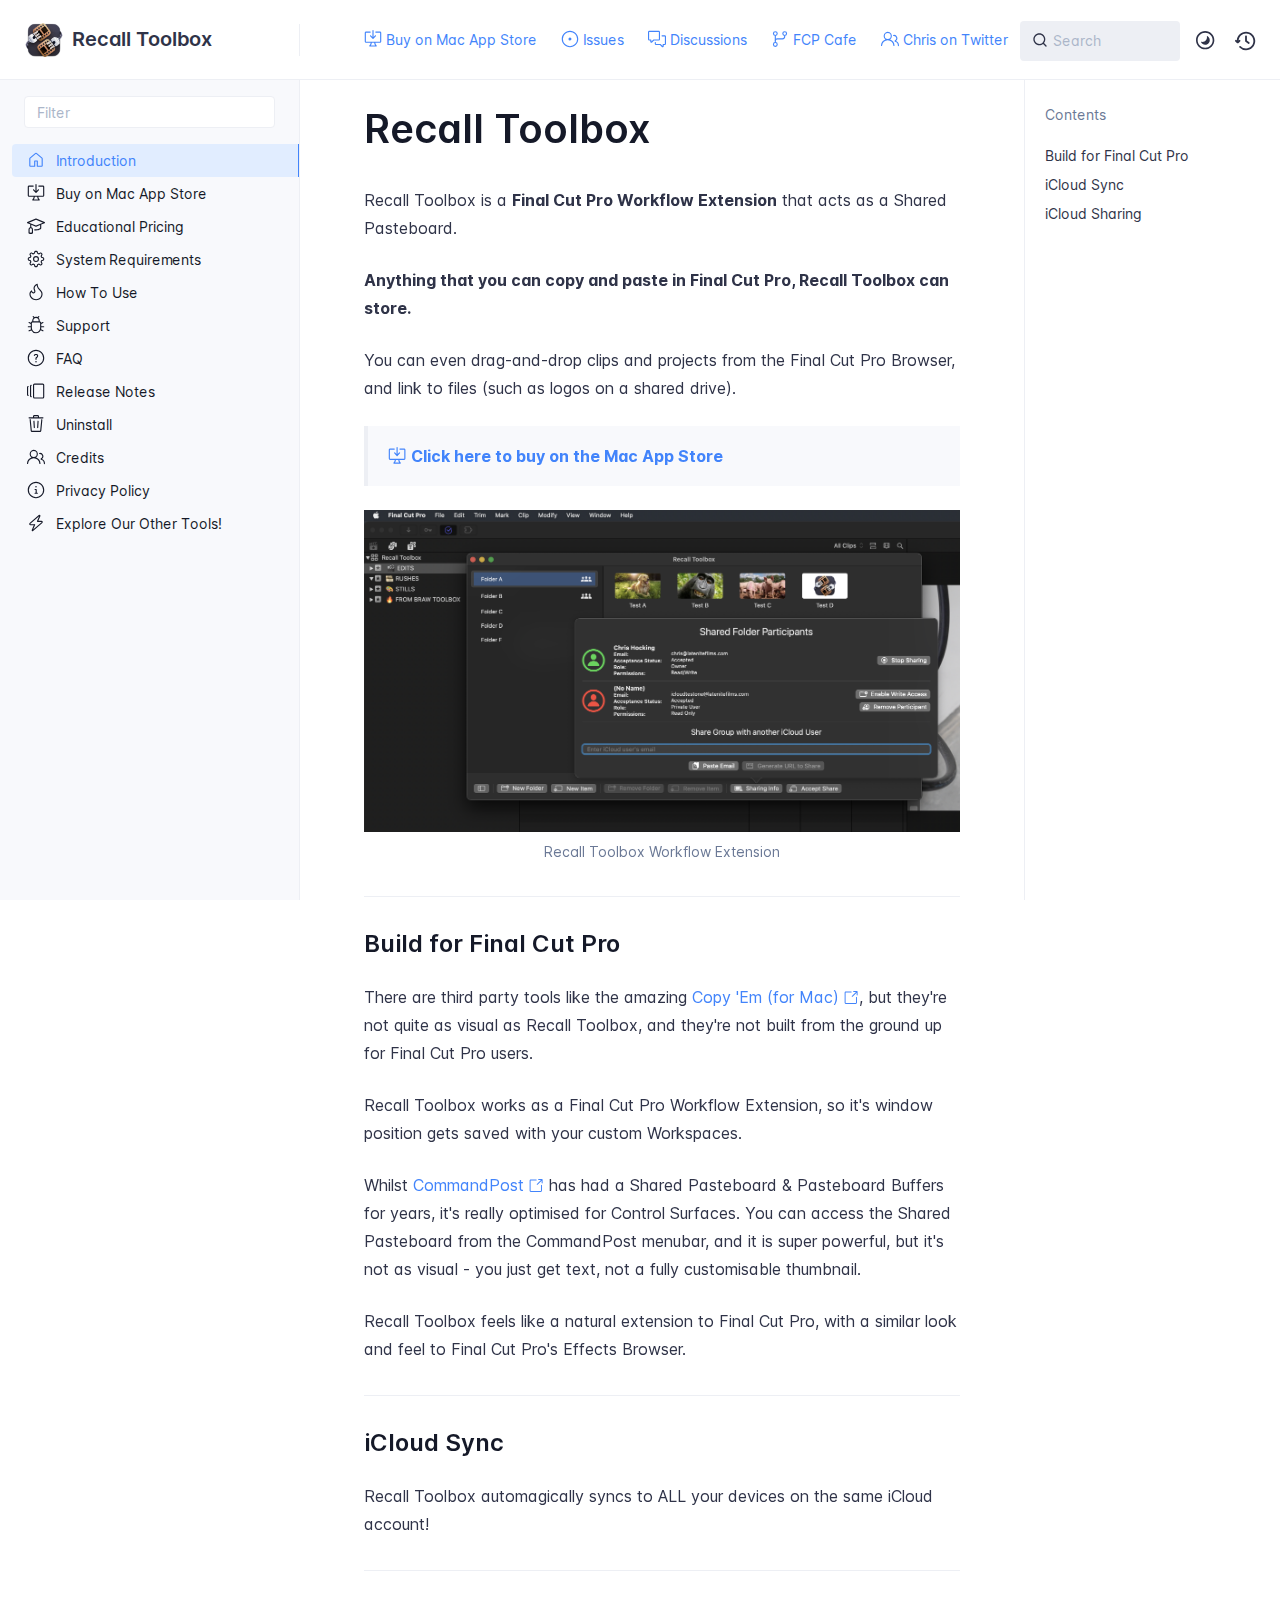
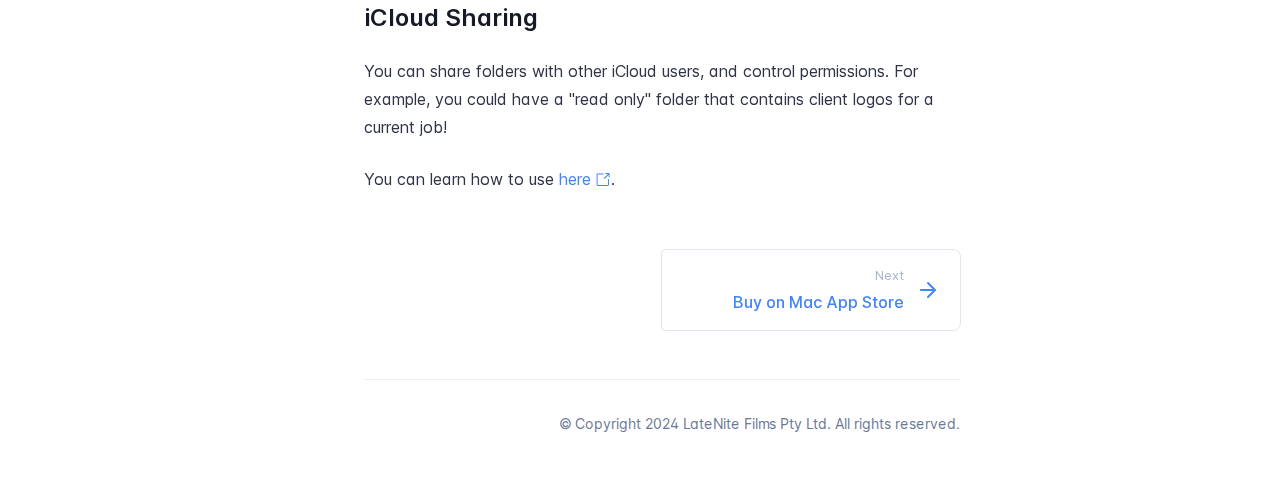
<file: index.html>
<!DOCTYPE html>
<html lang="en" class="h-full">
<head>
    <meta charset="UTF-8">
    <meta name="viewport" content="width=device-width,initial-scale=1">
    <meta name="turbo-cache-control" content="no-cache" data-turbo-track="reload" data-track-token="3.5.0.778978451680">

    <!-- See retype.com -->
    <meta name="generator" content="Retype 3.5.0">

    <!-- Primary Meta Tags -->
    <title>Recall Toolbox</title>
    <meta name="title" content="Recall Toolbox">
    <meta name="description" content="Recall Toolbox is a Final Cut Pro Workflow Extension that acts as a Shared Pasteboard.">

    <!-- Canonical -->
    <link rel="canonical" href="https://recalltoolbox.io/">

    <!-- Open Graph / Facebook -->
    <meta property="og:type" content="website">
    <meta property="og:url" content="https://recalltoolbox.io/">
    <meta property="og:title" content="Recall Toolbox">
    <meta property="og:description" content="Recall Toolbox is a Final Cut Pro Workflow Extension that acts as a Shared Pasteboard.">
    <meta property="og:image" content="https://recalltoolbox.io/static/frontpage.png">

    <!-- Twitter -->
    <meta property="twitter:card" content="summary_large_image">
    <meta property="twitter:url" content="https://recalltoolbox.io/">
    <meta property="twitter:title" content="Recall Toolbox">
    <meta property="twitter:description" content="Recall Toolbox is a Final Cut Pro Workflow Extension that acts as a Shared Pasteboard.">
    <meta property="twitter:image" content="https://recalltoolbox.io/static/frontpage.png">

    <script data-cfasync="false">(function () { var el = document.documentElement, m = localStorage.getItem("doc_theme"), wm = window.matchMedia; if (m === "dark" || (!m && wm && wm("(prefers-color-scheme: dark)").matches)) { el.classList.add("dark") } else { el.classList.remove("dark") } })();</script>

    <link href="resources/css/retype.css?v=3.5.0.778978451680" rel="stylesheet">

    <script data-cfasync="false" src="resources/js/config.js?v=3.5.0.778978451680" data-turbo-eval="false" defer></script>
    <script data-cfasync="false" src="resources/js/retype.js?v=3.5.0" data-turbo-eval="false" defer></script>
    <script id="lunr-js" data-cfasync="false" src="resources/js/lunr.js?v=3.5.0.778978451680" data-turbo-eval="false" defer></script>
</head>
<body>
    <div id="docs-app" class="relative text-base antialiased text-gray-700 bg-white font-body dark:bg-dark-850 dark:text-dark-300">
        <div class="absolute bottom-0 left-0 bg-gray-100 dark:bg-dark-800" style="top: 5rem; right: 50%"></div>
    
        <header id="docs-site-header" class="sticky top-0 z-30 flex w-full h-16 bg-white border-b border-gray-200 md:h-20 dark:bg-dark-850 dark:border-dark-650">
            <div class="container relative flex items-center justify-between pr-6 grow md:justify-start">
                <!-- Mobile menu button skeleton -->
                <button v-cloak class="skeleton docs-mobile-menu-button flex items-center justify-center shrink-0 overflow-hidden dark:text-white focus:outline-none rounded-full w-10 h-10 ml-3.5 md:hidden"><svg xmlns="http://www.w3.org/2000/svg" class="mb-px shrink-0" width="24" height="24" viewBox="0 0 24 24" role="presentation" style="margin-bottom: 0px;"><g fill="currentColor"><path d="M2 4h20v2H2zM2 11h20v2H2zM2 18h20v2H2z"></path></g></svg></button>
                <div v-cloak id="docs-sidebar-toggle"></div>
        
                <!-- Logo -->
                <div class="flex items-center justify-between h-full py-2 md:w-75">
                    <div class="flex items-center px-2 md:px-6">
                        <a id="docs-site-logo" href="" class="flex items-center leading-snug text-xl">
                            <span class="w-10 mr-2 grow-0 shrink-0 overflow-hidden">
                                <img class="max-h-10 dark:hidden md:inline-block" src="static/logo.png">
                                <img class="max-h-10 hidden dark:inline-block" src="static/logo.png">
                            </span>
                            <span class="dark:text-white font-semibold line-clamp-1 md:line-clamp-2">Recall Toolbox</span>
                        </a>
                    </div>
        
                    <span class="hidden h-8 border-r md:inline-block dark:border-dark-650"></span>
                </div>
        
                <div class="flex justify-between md:grow">
                    <!-- Top Nav -->
                    <nav class="hidden md:flex">
                        <ul class="flex flex-col mb-4 md:pl-16 md:mb-0 md:flex-row md:items-center">
                            <li class="mr-6">
                                <a class="py-2 md:mb-0 inline-flex items-center text-sm whitespace-nowrap transition-colors duration-200 ease-linear md:text-blue-500 dark:text-blue-400 hover:text-blue-800 dark:hover:text-blue-200" href="buy/">
                                    <svg xmlns="http://www.w3.org/2000/svg" class="mb-px mr-1" width="18" height="18" viewBox="0 0 24 24" role="presentation">
                                        <g fill="currentColor">
                                            <path d="M11.25 9.331V.75a.75.75 0 0 1 1.5 0v8.58l1.949-2.11A.75.75 0 1 1 15.8 8.237l-3.25 3.52a.75.75 0 0 1-1.102 0l-3.25-3.52A.75.75 0 1 1 9.3 7.22l1.949 2.111Z"/><path d="M2.5 3.75v11.5c0 .138.112.25.25.25h18.5a.25.25 0 0 0 .25-.25V3.75a.25.25 0 0 0-.25-.25h-5.5a.75.75 0 0 1 0-1.5h5.5c.966 0 1.75.784 1.75 1.75v11.5A1.75 1.75 0 0 1 21.25 17h-6.204c.171 1.375.805 2.652 1.769 3.757A.752.752 0 0 1 16.25 22h-8.5a.75.75 0 0 1-.566-1.243c.965-1.105 1.599-2.382 1.77-3.757H2.75A1.75 1.75 0 0 1 1 15.25V3.75C1 2.784 1.784 2 2.75 2h5.5a.75.75 0 0 1 0 1.5h-5.5a.25.25 0 0 0-.25.25ZM10.463 17c-.126 1.266-.564 2.445-1.223 3.5h5.52c-.66-1.055-1.098-2.234-1.223-3.5Z"/>
                                        </g>
                                    </svg>
                                    <span>Buy on Mac App Store</span>
                                </a>
                            </li>
                            <li class="mr-6">
                                <a class="py-2 md:mb-0 inline-flex items-center text-sm whitespace-nowrap transition-colors duration-200 ease-linear md:text-blue-500 dark:text-blue-400 hover:text-blue-800 dark:hover:text-blue-200" href="https://github.com/latenitefilms/recalltoolbox/issues" target="_blank">
                                    <svg xmlns="http://www.w3.org/2000/svg" class="mb-px mr-1" width="18" height="18" viewBox="0 0 24 24" role="presentation">
                                        <g fill="currentColor">
                                            <path d="M12 1c6.075 0 11 4.925 11 11s-4.925 11-11 11S1 18.075 1 12 5.925 1 12 1ZM2.5 12a9.5 9.5 0 0 0 9.5 9.5 9.5 9.5 0 0 0 9.5-9.5A9.5 9.5 0 0 0 12 2.5 9.5 9.5 0 0 0 2.5 12Zm9.5 2a2 2 0 1 1-.001-3.999A2 2 0 0 1 12 14Z"/>
                                        </g>
                                    </svg>
                                    <span>Issues</span>
                                </a>
                            </li>
                            <li class="mr-6">
                                <a class="py-2 md:mb-0 inline-flex items-center text-sm whitespace-nowrap transition-colors duration-200 ease-linear md:text-blue-500 dark:text-blue-400 hover:text-blue-800 dark:hover:text-blue-200" href="https://github.com/latenitefilms/recalltoolbox/discussions" target="_blank">
                                    <svg xmlns="http://www.w3.org/2000/svg" class="mb-px mr-1" width="18" height="18" viewBox="0 0 24 24" role="presentation">
                                        <g fill="currentColor">
                                            <path d="M1.75 1h12.5c.966 0 1.75.784 1.75 1.75v9.5A1.75 1.75 0 0 1 14.25 14H8.061l-2.574 2.573A1.458 1.458 0 0 1 3 15.543V14H1.75A1.75 1.75 0 0 1 0 12.25v-9.5C0 1.784.784 1 1.75 1ZM1.5 2.75v9.5c0 .138.112.25.25.25h2a.75.75 0 0 1 .75.75v2.19l2.72-2.72a.749.749 0 0 1 .53-.22h6.5a.25.25 0 0 0 .25-.25v-9.5a.25.25 0 0 0-.25-.25H1.75a.25.25 0 0 0-.25.25Z"/><path d="M22.5 8.75a.25.25 0 0 0-.25-.25h-3.5a.75.75 0 0 1 0-1.5h3.5c.966 0 1.75.784 1.75 1.75v9.5A1.75 1.75 0 0 1 22.25 20H21v1.543a1.457 1.457 0 0 1-2.487 1.03L15.939 20H10.75A1.75 1.75 0 0 1 9 18.25v-1.465a.75.75 0 0 1 1.5 0v1.465c0 .138.112.25.25.25h5.5a.75.75 0 0 1 .53.22l2.72 2.72v-2.19a.75.75 0 0 1 .75-.75h2a.25.25 0 0 0 .25-.25v-9.5Z"/>
                                        </g>
                                    </svg>
                                    <span>Discussions</span>
                                </a>
                            </li>
                            <li class="mr-6">
                                <a class="py-2 md:mb-0 inline-flex items-center text-sm whitespace-nowrap transition-colors duration-200 ease-linear md:text-blue-500 dark:text-blue-400 hover:text-blue-800 dark:hover:text-blue-200" href="https://fcp.cafe" target="_blank">
                                    <svg xmlns="http://www.w3.org/2000/svg" class="mb-px mr-1" width="18" height="18" viewBox="0 0 24 24" role="presentation">
                                        <g fill="currentColor">
                                            <path d="M15 4.75a3.25 3.25 0 1 1 6.5 0 3.25 3.25 0 0 1-6.5 0ZM2.5 19.25a3.25 3.25 0 1 1 6.5 0 3.25 3.25 0 0 1-6.5 0Zm0-14.5a3.25 3.25 0 1 1 6.5 0 3.25 3.25 0 0 1-6.5 0ZM5.75 6.5a1.75 1.75 0 1 0-.001-3.501A1.75 1.75 0 0 0 5.75 6.5Zm0 14.5a1.75 1.75 0 1 0-.001-3.501A1.75 1.75 0 0 0 5.75 21Zm12.5-14.5a1.75 1.75 0 1 0-.001-3.501A1.75 1.75 0 0 0 18.25 6.5Z"/><path d="M5.75 16.75A.75.75 0 0 1 5 16V8a.75.75 0 0 1 1.5 0v8a.75.75 0 0 1-.75.75Z"/><path d="M17.5 8.75v-1H19v1a3.75 3.75 0 0 1-3.75 3.75h-7a1.75 1.75 0 0 0-1.75 1.75H5A3.25 3.25 0 0 1 8.25 11h7a2.25 2.25 0 0 0 2.25-2.25Z"/>
                                        </g>
                                    </svg>
                                    <span>FCP Cafe</span>
                                </a>
                            </li>
                            <li class="mr-6">
                                <a class="py-2 md:mb-0 inline-flex items-center text-sm whitespace-nowrap transition-colors duration-200 ease-linear md:text-blue-500 dark:text-blue-400 hover:text-blue-800 dark:hover:text-blue-200" href="https://twitter.com/chrisatlatenite" target="_blank">
                                    <svg xmlns="http://www.w3.org/2000/svg" class="mb-px mr-1" width="18" height="18" viewBox="0 0 24 24" role="presentation">
                                        <g fill="currentColor">
                                            <path d="M3.5 8a5.5 5.5 0 1 1 8.596 4.547 9.005 9.005 0 0 1 5.9 8.18.751.751 0 0 1-1.5.045 7.5 7.5 0 0 0-14.993 0 .75.75 0 0 1-1.499-.044 9.005 9.005 0 0 1 5.9-8.181A5.496 5.496 0 0 1 3.5 8ZM9 4a4 4 0 1 0 0 8 4 4 0 0 0 0-8Zm8.29 4c-.148 0-.292.01-.434.03a.75.75 0 1 1-.212-1.484 4.53 4.53 0 0 1 3.38 8.097 6.69 6.69 0 0 1 3.956 6.107.75.75 0 0 1-1.5 0 5.193 5.193 0 0 0-3.696-4.972l-.534-.16v-1.676l.41-.209A3.03 3.03 0 0 0 17.29 8Z"/>
                                        </g>
                                    </svg>
                                    <span>Chris on Twitter</span>
                                </a>
                            </li>
                            <li class="mr-6">
                                <a class="py-2 md:mb-0 inline-flex items-center text-sm whitespace-nowrap transition-colors duration-200 ease-linear md:text-blue-500 dark:text-blue-400 hover:text-blue-800 dark:hover:text-blue-200" href="https://latenitefilms.com" target="_blank">
                                    <svg xmlns="http://www.w3.org/2000/svg" class="mb-px mr-1" width="18" height="18" viewBox="0 0 24 24" role="presentation">
                                        <g fill="currentColor">
                                            <path d="M12 2.5c-3.81 0-6.5 2.743-6.5 6.119 0 1.536.632 2.572 1.425 3.56.172.215.347.422.527.635l.096.112c.21.25.427.508.63.774.404.531.783 1.128.995 1.834a.75.75 0 0 1-1.436.432c-.138-.46-.397-.89-.753-1.357a18.111 18.111 0 0 0-.582-.714l-.092-.11c-.18-.212-.37-.436-.555-.667C4.87 12.016 4 10.651 4 8.618 4 4.363 7.415 1 12 1s8 3.362 8 7.619c0 2.032-.87 3.397-1.755 4.5-.185.23-.375.454-.555.667l-.092.109c-.21.248-.405.481-.582.714-.356.467-.615.898-.753 1.357a.751.751 0 0 1-1.437-.432c.213-.706.592-1.303.997-1.834.202-.266.419-.524.63-.774l.095-.112c.18-.213.355-.42.527-.634.793-.99 1.425-2.025 1.425-3.561C18.5 5.243 15.81 2.5 12 2.5ZM8.75 18h6.5a.75.75 0 0 1 0 1.5h-6.5a.75.75 0 0 1 0-1.5Zm.75 3.75a.75.75 0 0 1 .75-.75h3.5a.75.75 0 0 1 0 1.5h-3.5a.75.75 0 0 1-.75-.75Z"/>
                                        </g>
                                    </svg>
                                    <span>LateNite</span>
                                </a>
                            </li>
        
                        </ul>
                    </nav>
        
                    <!-- Header Right Skeleton -->
                    <div v-cloak class="flex justify-end grow skeleton">
        
                        <!-- Search input mock -->
                        <div class="relative hidden w-40 lg:block lg:max-w-sm lg:ml-auto">
                            <div class="absolute flex items-center justify-center h-full pl-3 dark:text-dark-300">
                                <svg xmlns="http://www.w3.org/2000/svg" class="icon-base" width="16" height="16" viewBox="0 0 24 24" aria-labelledby="icon" role="presentation" style="margin-bottom: 1px;"><g fill="currentColor" ><path d="M21.71 20.29l-3.68-3.68A8.963 8.963 0 0020 11c0-4.96-4.04-9-9-9s-9 4.04-9 9 4.04 9 9 9c2.12 0 4.07-.74 5.61-1.97l3.68 3.68c.2.19.45.29.71.29s.51-.1.71-.29c.39-.39.39-1.03 0-1.42zM4 11c0-3.86 3.14-7 7-7s7 3.14 7 7c0 1.92-.78 3.66-2.04 4.93-.01.01-.02.01-.02.01-.01.01-.01.01-.01.02A6.98 6.98 0 0111 18c-3.86 0-7-3.14-7-7z" ></path></g></svg>
                            </div>
                            <input class="w-full h-10 placeholder-gray-400 transition-colors duration-200 ease-in bg-gray-200 border border-transparent rounded md:text-sm hover:bg-white hover:border-gray-300 focus:outline-none focus:bg-white focus:border-gray-500 dark:bg-dark-600 dark:border-dark-600 dark:placeholder-dark-400" style="padding: 0.625rem 0.75rem 0.625rem 2rem" type="text" placeholder="Search">
                        </div>
        
                        <!-- Mobile search button -->
                        <div class="flex items-center justify-center w-10 h-10 lg:hidden">
                            <svg xmlns="http://www.w3.org/2000/svg" class="shrink-0 icon-base" width="20" height="20" viewBox="0 0 24 24" aria-labelledby="icon" role="presentation" style="margin-bottom: 0px;"><g fill="currentColor" ><path d="M21.71 20.29l-3.68-3.68A8.963 8.963 0 0020 11c0-4.96-4.04-9-9-9s-9 4.04-9 9 4.04 9 9 9c2.12 0 4.07-.74 5.61-1.97l3.68 3.68c.2.19.45.29.71.29s.51-.1.71-.29c.39-.39.39-1.03 0-1.42zM4 11c0-3.86 3.14-7 7-7s7 3.14 7 7c0 1.92-.78 3.66-2.04 4.93-.01.01-.02.01-.02.01-.01.01-.01.01-.01.02A6.98 6.98 0 0111 18c-3.86 0-7-3.14-7-7z" ></path></g></svg>
                        </div>
        
                        <!-- Dark mode switch placeholder -->
                        <div class="w-10 h-10 lg:ml-2"></div>
        
                        <!-- History button -->
                        <div class="flex items-center justify-center w-10 h-10" style="margin-right: -0.625rem;">
                            <svg xmlns="http://www.w3.org/2000/svg" class="shrink-0 icon-base" width="22" height="22" viewBox="0 0 24 24" aria-labelledby="icon" role="presentation" style="margin-bottom: 0px;"><g fill="currentColor" ><g ><path d="M12.01 6.01c-.55 0-1 .45-1 1V12a1 1 0 00.4.8l3 2.22a.985.985 0 001.39-.2.996.996 0 00-.21-1.4l-2.6-1.92V7.01c.02-.55-.43-1-.98-1z"></path><path d="M12.01 1.91c-5.33 0-9.69 4.16-10.05 9.4l-.29-.26a.997.997 0 10-1.34 1.48l1.97 1.79c.19.17.43.26.67.26s.48-.09.67-.26l1.97-1.79a.997.997 0 10-1.34-1.48l-.31.28c.34-4.14 3.82-7.41 8.05-7.41 4.46 0 8.08 3.63 8.08 8.09s-3.63 8.08-8.08 8.08c-2.18 0-4.22-.85-5.75-2.4a.996.996 0 10-1.42 1.4 10.02 10.02 0 007.17 2.99c5.56 0 10.08-4.52 10.08-10.08.01-5.56-4.52-10.09-10.08-10.09z"></path></g></g></svg>
                        </div>
                    </div>
        
                    <div v-cloak class="flex justify-end grow">
                        <div id="docs-mobile-search-button"></div>
                        <doc-search-desktop></doc-search-desktop>
        
                        <doc-theme-switch class="lg:ml-2"></doc-theme-switch>
                        <doc-history></doc-history>
                    </div>
                </div>
            </div>
        </header>
    
        <div class="container relative flex bg-white">
            <!-- Sidebar Skeleton -->
            <div v-cloak class="fixed flex flex-col shrink-0 duration-300 ease-in-out bg-gray-100 border-gray-200 sidebar top-20 w-75 border-r h-screen md:sticky transition-transform skeleton dark:bg-dark-800 dark:border-dark-650">
            
                <!-- Render this div, if config.showSidebarFilter is `true` -->
                <div class="flex items-center h-16 px-6">
                    <input class="w-full h-8 px-3 py-2 transition-colors duration-200 ease-linear bg-white border border-gray-200 rounded shadow-none text-sm focus:outline-none focus:border-gray-600 dark:bg-dark-600 dark:border-dark-600" type="text" placeholder="Filter">
                </div>
            
                <div class="pl-6 mt-1 mb-4">
                    <div class="w-32 h-3 mb-4 bg-gray-200 rounded-full loading dark:bg-dark-600"></div>
                    <div class="w-48 h-3 mb-4 bg-gray-200 rounded-full loading dark:bg-dark-600"></div>
                    <div class="w-40 h-3 mb-4 bg-gray-200 rounded-full loading dark:bg-dark-600"></div>
                    <div class="w-32 h-3 mb-4 bg-gray-200 rounded-full loading dark:bg-dark-600"></div>
                    <div class="w-48 h-3 mb-4 bg-gray-200 rounded-full loading dark:bg-dark-600"></div>
                    <div class="w-40 h-3 mb-4 bg-gray-200 rounded-full loading dark:bg-dark-600"></div>
                </div>
            
            </div>
            
            <!-- Sidebar component -->
            <doc-sidebar v-cloak>
                <template #sidebar-footer>
                    <div class="shrink-0 mt-auto border-t md:bg-transparent md:border-none dark:border-dark-650">
            
                        <div class="py-3 px-6 md:hidden border-b dark:border-dark-650">
                            <nav>
                                <ul class="flex flex-wrap justify-center items-center">
                                    <li class="mr-6">
                                        <a class="block py-1 inline-flex items-center text-sm whitespace-nowrap transition-colors duration-200 ease-linear md:text-blue-500 dark:text-blue-400 hover:text-blue-800 dark:hover:text-blue-200" href="buy/">
                                            <svg xmlns="http://www.w3.org/2000/svg" class="mb-px mr-1" width="18" height="18" viewBox="0 0 24 24" role="presentation">
                                                <g fill="currentColor">
                                                    <path d="M11.25 9.331V.75a.75.75 0 0 1 1.5 0v8.58l1.949-2.11A.75.75 0 1 1 15.8 8.237l-3.25 3.52a.75.75 0 0 1-1.102 0l-3.25-3.52A.75.75 0 1 1 9.3 7.22l1.949 2.111Z"/><path d="M2.5 3.75v11.5c0 .138.112.25.25.25h18.5a.25.25 0 0 0 .25-.25V3.75a.25.25 0 0 0-.25-.25h-5.5a.75.75 0 0 1 0-1.5h5.5c.966 0 1.75.784 1.75 1.75v11.5A1.75 1.75 0 0 1 21.25 17h-6.204c.171 1.375.805 2.652 1.769 3.757A.752.752 0 0 1 16.25 22h-8.5a.75.75 0 0 1-.566-1.243c.965-1.105 1.599-2.382 1.77-3.757H2.75A1.75 1.75 0 0 1 1 15.25V3.75C1 2.784 1.784 2 2.75 2h5.5a.75.75 0 0 1 0 1.5h-5.5a.25.25 0 0 0-.25.25ZM10.463 17c-.126 1.266-.564 2.445-1.223 3.5h5.52c-.66-1.055-1.098-2.234-1.223-3.5Z"/>
                                                </g>
                                            </svg>
                                            <span>Buy on Mac App Store</span>
                                        </a>
                                    </li>
                                    <li class="mr-6">
                                        <a class="block py-1 inline-flex items-center text-sm whitespace-nowrap transition-colors duration-200 ease-linear md:text-blue-500 dark:text-blue-400 hover:text-blue-800 dark:hover:text-blue-200" href="https://github.com/latenitefilms/recalltoolbox/issues" target="_blank">
                                            <svg xmlns="http://www.w3.org/2000/svg" class="mb-px mr-1" width="18" height="18" viewBox="0 0 24 24" role="presentation">
                                                <g fill="currentColor">
                                                    <path d="M12 1c6.075 0 11 4.925 11 11s-4.925 11-11 11S1 18.075 1 12 5.925 1 12 1ZM2.5 12a9.5 9.5 0 0 0 9.5 9.5 9.5 9.5 0 0 0 9.5-9.5A9.5 9.5 0 0 0 12 2.5 9.5 9.5 0 0 0 2.5 12Zm9.5 2a2 2 0 1 1-.001-3.999A2 2 0 0 1 12 14Z"/>
                                                </g>
                                            </svg>
                                            <span>Issues</span>
                                        </a>
                                    </li>
                                    <li class="mr-6">
                                        <a class="block py-1 inline-flex items-center text-sm whitespace-nowrap transition-colors duration-200 ease-linear md:text-blue-500 dark:text-blue-400 hover:text-blue-800 dark:hover:text-blue-200" href="https://github.com/latenitefilms/recalltoolbox/discussions" target="_blank">
                                            <svg xmlns="http://www.w3.org/2000/svg" class="mb-px mr-1" width="18" height="18" viewBox="0 0 24 24" role="presentation">
                                                <g fill="currentColor">
                                                    <path d="M1.75 1h12.5c.966 0 1.75.784 1.75 1.75v9.5A1.75 1.75 0 0 1 14.25 14H8.061l-2.574 2.573A1.458 1.458 0 0 1 3 15.543V14H1.75A1.75 1.75 0 0 1 0 12.25v-9.5C0 1.784.784 1 1.75 1ZM1.5 2.75v9.5c0 .138.112.25.25.25h2a.75.75 0 0 1 .75.75v2.19l2.72-2.72a.749.749 0 0 1 .53-.22h6.5a.25.25 0 0 0 .25-.25v-9.5a.25.25 0 0 0-.25-.25H1.75a.25.25 0 0 0-.25.25Z"/><path d="M22.5 8.75a.25.25 0 0 0-.25-.25h-3.5a.75.75 0 0 1 0-1.5h3.5c.966 0 1.75.784 1.75 1.75v9.5A1.75 1.75 0 0 1 22.25 20H21v1.543a1.457 1.457 0 0 1-2.487 1.03L15.939 20H10.75A1.75 1.75 0 0 1 9 18.25v-1.465a.75.75 0 0 1 1.5 0v1.465c0 .138.112.25.25.25h5.5a.75.75 0 0 1 .53.22l2.72 2.72v-2.19a.75.75 0 0 1 .75-.75h2a.25.25 0 0 0 .25-.25v-9.5Z"/>
                                                </g>
                                            </svg>
                                            <span>Discussions</span>
                                        </a>
                                    </li>
                                    <li class="mr-6">
                                        <a class="block py-1 inline-flex items-center text-sm whitespace-nowrap transition-colors duration-200 ease-linear md:text-blue-500 dark:text-blue-400 hover:text-blue-800 dark:hover:text-blue-200" href="https://fcp.cafe" target="_blank">
                                            <svg xmlns="http://www.w3.org/2000/svg" class="mb-px mr-1" width="18" height="18" viewBox="0 0 24 24" role="presentation">
                                                <g fill="currentColor">
                                                    <path d="M15 4.75a3.25 3.25 0 1 1 6.5 0 3.25 3.25 0 0 1-6.5 0ZM2.5 19.25a3.25 3.25 0 1 1 6.5 0 3.25 3.25 0 0 1-6.5 0Zm0-14.5a3.25 3.25 0 1 1 6.5 0 3.25 3.25 0 0 1-6.5 0ZM5.75 6.5a1.75 1.75 0 1 0-.001-3.501A1.75 1.75 0 0 0 5.75 6.5Zm0 14.5a1.75 1.75 0 1 0-.001-3.501A1.75 1.75 0 0 0 5.75 21Zm12.5-14.5a1.75 1.75 0 1 0-.001-3.501A1.75 1.75 0 0 0 18.25 6.5Z"/><path d="M5.75 16.75A.75.75 0 0 1 5 16V8a.75.75 0 0 1 1.5 0v8a.75.75 0 0 1-.75.75Z"/><path d="M17.5 8.75v-1H19v1a3.75 3.75 0 0 1-3.75 3.75h-7a1.75 1.75 0 0 0-1.75 1.75H5A3.25 3.25 0 0 1 8.25 11h7a2.25 2.25 0 0 0 2.25-2.25Z"/>
                                                </g>
                                            </svg>
                                            <span>FCP Cafe</span>
                                        </a>
                                    </li>
                                    <li class="mr-6">
                                        <a class="block py-1 inline-flex items-center text-sm whitespace-nowrap transition-colors duration-200 ease-linear md:text-blue-500 dark:text-blue-400 hover:text-blue-800 dark:hover:text-blue-200" href="https://twitter.com/chrisatlatenite" target="_blank">
                                            <svg xmlns="http://www.w3.org/2000/svg" class="mb-px mr-1" width="18" height="18" viewBox="0 0 24 24" role="presentation">
                                                <g fill="currentColor">
                                                    <path d="M3.5 8a5.5 5.5 0 1 1 8.596 4.547 9.005 9.005 0 0 1 5.9 8.18.751.751 0 0 1-1.5.045 7.5 7.5 0 0 0-14.993 0 .75.75 0 0 1-1.499-.044 9.005 9.005 0 0 1 5.9-8.181A5.496 5.496 0 0 1 3.5 8ZM9 4a4 4 0 1 0 0 8 4 4 0 0 0 0-8Zm8.29 4c-.148 0-.292.01-.434.03a.75.75 0 1 1-.212-1.484 4.53 4.53 0 0 1 3.38 8.097 6.69 6.69 0 0 1 3.956 6.107.75.75 0 0 1-1.5 0 5.193 5.193 0 0 0-3.696-4.972l-.534-.16v-1.676l.41-.209A3.03 3.03 0 0 0 17.29 8Z"/>
                                                </g>
                                            </svg>
                                            <span>Chris on Twitter</span>
                                        </a>
                                    </li>
                                    <li class="mr-6">
                                        <a class="block py-1 inline-flex items-center text-sm whitespace-nowrap transition-colors duration-200 ease-linear md:text-blue-500 dark:text-blue-400 hover:text-blue-800 dark:hover:text-blue-200" href="https://latenitefilms.com" target="_blank">
                                            <svg xmlns="http://www.w3.org/2000/svg" class="mb-px mr-1" width="18" height="18" viewBox="0 0 24 24" role="presentation">
                                                <g fill="currentColor">
                                                    <path d="M12 2.5c-3.81 0-6.5 2.743-6.5 6.119 0 1.536.632 2.572 1.425 3.56.172.215.347.422.527.635l.096.112c.21.25.427.508.63.774.404.531.783 1.128.995 1.834a.75.75 0 0 1-1.436.432c-.138-.46-.397-.89-.753-1.357a18.111 18.111 0 0 0-.582-.714l-.092-.11c-.18-.212-.37-.436-.555-.667C4.87 12.016 4 10.651 4 8.618 4 4.363 7.415 1 12 1s8 3.362 8 7.619c0 2.032-.87 3.397-1.755 4.5-.185.23-.375.454-.555.667l-.092.109c-.21.248-.405.481-.582.714-.356.467-.615.898-.753 1.357a.751.751 0 0 1-1.437-.432c.213-.706.592-1.303.997-1.834.202-.266.419-.524.63-.774l.095-.112c.18-.213.355-.42.527-.634.793-.99 1.425-2.025 1.425-3.561C18.5 5.243 15.81 2.5 12 2.5ZM8.75 18h6.5a.75.75 0 0 1 0 1.5h-6.5a.75.75 0 0 1 0-1.5Zm.75 3.75a.75.75 0 0 1 .75-.75h3.5a.75.75 0 0 1 0 1.5h-3.5a.75.75 0 0 1-.75-.75Z"/>
                                                </g>
                                            </svg>
                                            <span>LateNite</span>
                                        </a>
                                    </li>
            
                                </ul>
                            </nav>
                        </div>
                    </div>
                </template>
            </doc-sidebar>
    
            <div class="grow min-w-0 dark:bg-dark-850">
                <!-- Render "toolbar" template here on api pages --><!-- Render page content -->
                <div class="flex">
                    <div class="min-w-0 p-4 grow md:px-16">
                        <main class="relative pb-12 lg:pt-2">
                            <div class="docs-markdown" id="docs-content">
                                <!-- Rendered if sidebar right is enabled -->
                                <div id="docs-sidebar-right-toggle"></div>
                                <!-- Page content  -->
<doc-anchor-target id="recall-toolbox" class="break-words">
    <h1>
        <doc-anchor-trigger class="header-anchor-trigger" to="#recall-toolbox">#</doc-anchor-trigger>
        <span>Recall Toolbox</span>
    </h1>
</doc-anchor-target>
<p>Recall Toolbox is a <strong>Final Cut Pro Workflow Extension</strong> that acts as a Shared Pasteboard.</p>
<p><strong>Anything that you can copy and paste in Final Cut Pro, Recall Toolbox can store.</strong></p>
<p>You can even drag-and-drop clips and projects from the Final Cut Pro Browser, and link to files (such as logos on a shared drive).</p>
<blockquote>
<p><a href="buy/"><svg xmlns="http://www.w3.org/2000/svg" class="docs-icon" viewBox="0 0 24 24" role="presentation"><g fill="currentColor"><g><path d="M11.25 9.331V.75a.75.75 0 0 1 1.5 0v8.58l1.949-2.11A.75.75 0 1 1 15.8 8.237l-3.25 3.52a.75.75 0 0 1-1.102 0l-3.25-3.52A.75.75 0 1 1 9.3 7.22l1.949 2.111Z"/><path d="M2.5 3.75v11.5c0 .138.112.25.25.25h18.5a.25.25 0 0 0 .25-.25V3.75a.25.25 0 0 0-.25-.25h-5.5a.75.75 0 0 1 0-1.5h5.5c.966 0 1.75.784 1.75 1.75v11.5A1.75 1.75 0 0 1 21.25 17h-6.204c.171 1.375.805 2.652 1.769 3.757A.752.752 0 0 1 16.25 22h-8.5a.75.75 0 0 1-.566-1.243c.965-1.105 1.599-2.382 1.77-3.757H2.75A1.75 1.75 0 0 1 1 15.25V3.75C1 2.784 1.784 2 2.75 2h5.5a.75.75 0 0 1 0 1.5h-5.5a.25.25 0 0 0-.25.25ZM10.463 17c-.126 1.266-.564 2.445-1.223 3.5h5.52c-.66-1.055-1.098-2.234-1.223-3.5Z"/></g></g></svg> <strong>Click here to buy on the Mac App Store</strong></a></p>
</blockquote>
<p><figure class="content-center">
    <img src="static/frontpage.png" alt="Recall Toolbox Workflow Extension">
    <figcaption class="caption">Recall Toolbox Workflow Extension</figcaption>
</figure>
</p>
<hr>
<doc-anchor-target id="build-for-final-cut-pro">
    <h3>
        <doc-anchor-trigger class="header-anchor-trigger" to="#build-for-final-cut-pro">#</doc-anchor-trigger>
        <span>Build for Final Cut Pro</span>
    </h3>
</doc-anchor-target>
<p>There are third party tools like the amazing <a href="https://apprywhere.com/ce-mac.html" class="outbound" target="_blank"><span>Copy &#x27;Em ​(for Mac)</span><svg xmlns="http://www.w3.org/2000/svg" class="docs-icon ml-1" viewBox="0 0 24 24" role="presentation"><g fill="currentColor"><path d="M15.5 2.25a.75.75 0 0 1 .75-.75h5.5a.75.75 0 0 1 .75.75v5.5a.75.75 0 0 1-1.5 0V4.06l-6.22 6.22a.75.75 0 1 1-1.06-1.06L19.94 3h-3.69a.75.75 0 0 1-.75-.75Z"/><path d="M2.5 4.25c0-.966.784-1.75 1.75-1.75h8.5a.75.75 0 0 1 0 1.5h-8.5a.25.25 0 0 0-.25.25v15.5c0 .138.112.25.25.25h15.5a.25.25 0 0 0 .25-.25v-8.5a.75.75 0 0 1 1.5 0v8.5a1.75 1.75 0 0 1-1.75 1.75H4.25a1.75 1.75 0 0 1-1.75-1.75V4.25Z"/></g></svg></a>, but they&#x27;re not quite as visual as Recall Toolbox, and they&#x27;re not built from the ground up for Final Cut Pro users.</p>
<p>Recall Toolbox works as a Final Cut Pro Workflow Extension, so it&#x27;s window position gets saved with your custom Workspaces.</p>
<p>Whilst <a href="https://commandpost.io" class="outbound" target="_blank"><span>CommandPost</span><svg xmlns="http://www.w3.org/2000/svg" class="docs-icon ml-1" viewBox="0 0 24 24" role="presentation"><g fill="currentColor"><path d="M15.5 2.25a.75.75 0 0 1 .75-.75h5.5a.75.75 0 0 1 .75.75v5.5a.75.75 0 0 1-1.5 0V4.06l-6.22 6.22a.75.75 0 1 1-1.06-1.06L19.94 3h-3.69a.75.75 0 0 1-.75-.75Z"/><path d="M2.5 4.25c0-.966.784-1.75 1.75-1.75h8.5a.75.75 0 0 1 0 1.5h-8.5a.25.25 0 0 0-.25.25v15.5c0 .138.112.25.25.25h15.5a.25.25 0 0 0 .25-.25v-8.5a.75.75 0 0 1 1.5 0v8.5a1.75 1.75 0 0 1-1.75 1.75H4.25a1.75 1.75 0 0 1-1.75-1.75V4.25Z"/></g></svg></a> has had a Shared Pasteboard &amp; Pasteboard Buffers for years, it&#x27;s really optimised for Control Surfaces. You can access the Shared Pasteboard from the CommandPost menubar, and it is super powerful, but it&#x27;s not as visual - you just get text, not a fully customisable thumbnail.</p>
<p>Recall Toolbox feels like a natural extension to Final Cut Pro, with a similar look and feel to Final Cut Pro&#x27;s Effects Browser.</p>
<hr>
<doc-anchor-target id="icloud-sync">
    <h3>
        <doc-anchor-trigger class="header-anchor-trigger" to="#icloud-sync">#</doc-anchor-trigger>
        <span>iCloud Sync</span>
    </h3>
</doc-anchor-target>
<p>Recall Toolbox automagically syncs to ALL your devices on the same iCloud account!</p>
<hr>
<doc-anchor-target id="icloud-sharing">
    <h3>
        <doc-anchor-trigger class="header-anchor-trigger" to="#icloud-sharing">#</doc-anchor-trigger>
        <span>iCloud Sharing</span>
    </h3>
</doc-anchor-target>
<p>You can share folders with other iCloud users, and control permissions. For example, you could have a &quot;read only&quot; folder that contains client logos for a current job!</p>
<p>You can learn how to use <a href="https://recalltoolbox.io/how-to-use/" class="outbound" target="_blank"><span>here</span><svg xmlns="http://www.w3.org/2000/svg" class="docs-icon ml-1" viewBox="0 0 24 24" role="presentation"><g fill="currentColor"><path d="M15.5 2.25a.75.75 0 0 1 .75-.75h5.5a.75.75 0 0 1 .75.75v5.5a.75.75 0 0 1-1.5 0V4.06l-6.22 6.22a.75.75 0 1 1-1.06-1.06L19.94 3h-3.69a.75.75 0 0 1-.75-.75Z"/><path d="M2.5 4.25c0-.966.784-1.75 1.75-1.75h8.5a.75.75 0 0 1 0 1.5h-8.5a.25.25 0 0 0-.25.25v15.5c0 .138.112.25.25.25h15.5a.25.25 0 0 0 .25-.25v-8.5a.75.75 0 0 1 1.5 0v8.5a1.75 1.75 0 0 1-1.75 1.75H4.25a1.75 1.75 0 0 1-1.75-1.75V4.25Z"/></g></svg></a>.</p>

                                
                                <!-- Required only on API pages -->
                                <doc-toolbar-member-filter-no-results></doc-toolbar-member-filter-no-results>
                            </div>
                            <footer class="clear-both">
                            
                                <nav class="flex mt-14">
                                    <div class="w-1/2">
                                    </div>
                            
                                    <div class="w-1/2">
                                        <a class="px-5 py-4 -mx-px h-full flex items-center justify-end break-normal font-medium text-blue-500 dark:text-blue-400 border border-gray-300 hover:border-gray-400 dark:border-dark-650 dark:hover:border-dark-450 rounded-l rounded-r-lg transition-colors duration-150 relative hover:z-5" href="buy/">
                                            <span>
                                                <span class="block text-xs font-normal text-right text-gray-400 dark:text-dark-400">Next</span>
                                                <span class="block mt-1">Buy on Mac App Store</span>
                                            </span>
                                            <svg xmlns="http://www.w3.org/2000/svg" class="ml-3" width="24" height="24" viewBox="0 0 24 24" fill="currentColor" overflow="visible"><path d="M19.92 12.38a1 1 0 00-.22-1.09l-7-7a.996.996 0 10-1.41 1.41l5.3 5.3H5c-.55 0-1 .45-1 1s.45 1 1 1h11.59l-5.29 5.29a.996.996 0 000 1.41c.19.2.44.3.7.3s.51-.1.71-.29l7-7c.09-.09.16-.21.21-.33z" /><path fill="none" d="M0 0h24v24H0z" /></svg>
                                        </a>
                                    </div>
                                </nav>
                            </footer>
                        </main>
                
                        <div class="border-t dark:border-dark-650 pt-6 mb-8">
                            <footer class="flex flex-wrap items-center justify-between">
                                <div>
                                    <ul class="flex flex-wrap items-center text-sm">
                                    </ul>
                                </div>
                                <div class="docs-copyright py-2 text-gray-500 dark:text-dark-350 text-sm leading-relaxed"><p>© Copyright 2024 LateNite Films Pty Ltd. All rights reserved.</p></div>
                            </footer>
                        </div>
                    </div>
                
                    <!-- Rendered if sidebar right is enabled -->
                    <!-- Sidebar right skeleton-->
                    <div v-cloak class="fixed top-0 bottom-0 right-0 translate-x-full bg-white border-gray-200 lg:sticky lg:border-l lg:shrink-0 lg:pt-6 lg:transform-none sm:w-1/2 lg:w-64 lg:z-0 md:w-104 sidebar-right skeleton dark:bg-dark-850 dark:border-dark-650">
                        <div class="pl-5">
                            <div class="w-32 h-3 mb-4 bg-gray-200 dark:bg-dark-600 rounded-full loading"></div>
                            <div class="w-48 h-3 mb-4 bg-gray-200 dark:bg-dark-600 rounded-full loading"></div>
                            <div class="w-40 h-3 mb-4 bg-gray-200 dark:bg-dark-600 rounded-full loading"></div>
                        </div>
                    </div>
                
                    <!-- User should be able to hide sidebar right -->
                    <doc-sidebar-right v-cloak></doc-sidebar-right>
                </div>

            </div>
        </div>
    
        <doc-search-mobile></doc-search-mobile>
        <doc-back-to-top></doc-back-to-top>
    </div>


    <div id="docs-overlay-target"></div>

    <script data-cfasync="false">window.__DOCS__ = { "title": "Introduction", isRoot: true, level: 0, icon: "file", hasPrism: false, hasMermaid: false, hasMath: false, tocDepth: 23 }</script>
</body>
</html>
</file>
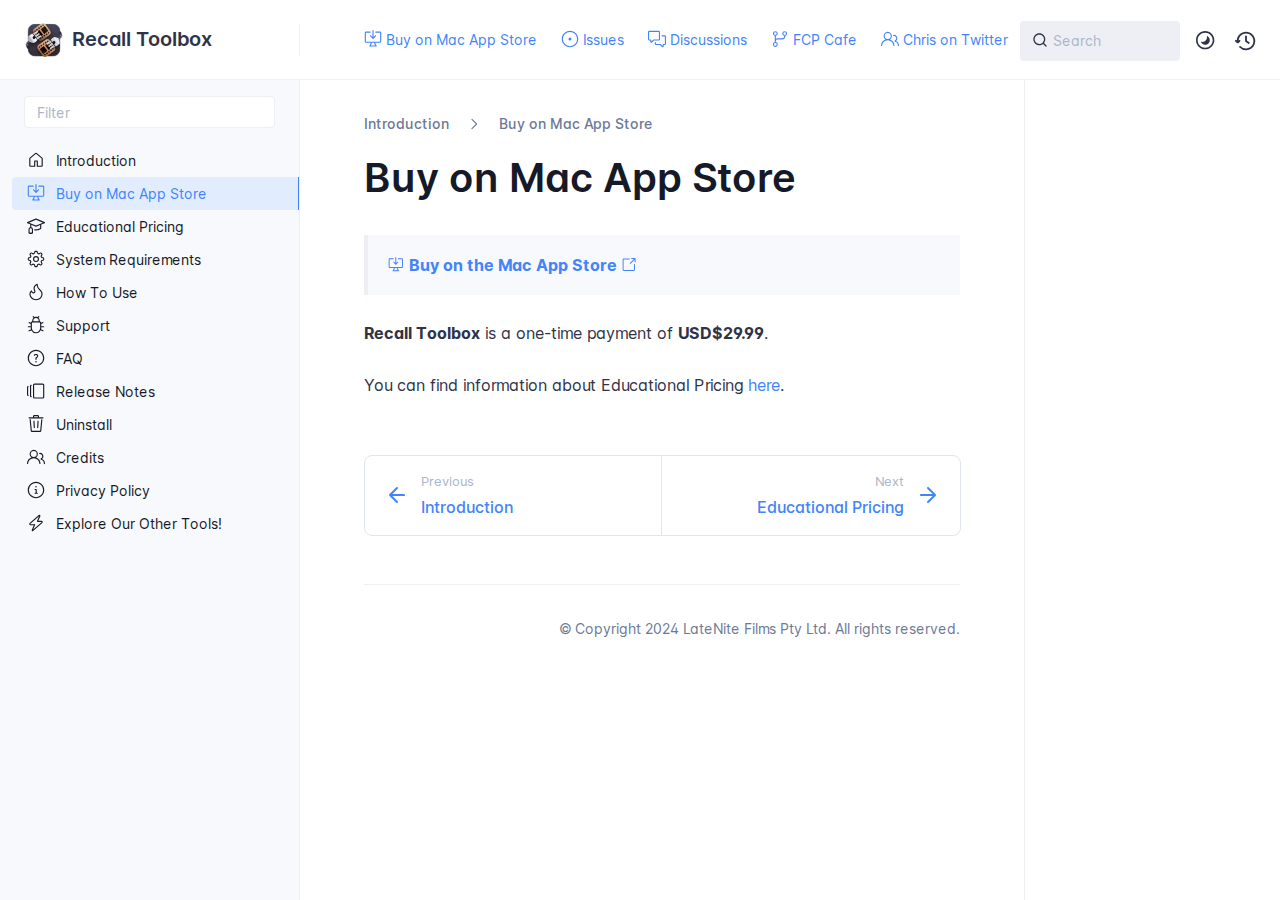
<file: buy/index.html>
<!DOCTYPE html>
<html lang="en" class="h-full">
<head>
    <meta charset="UTF-8">
    <meta name="viewport" content="width=device-width,initial-scale=1">
    <meta name="turbo-cache-control" content="no-cache" data-turbo-track="reload" data-track-token="3.5.0.778978451680">

    <!-- See retype.com -->
    <meta name="generator" content="Retype 3.5.0">

    <!-- Primary Meta Tags -->
    <title>Buy on Mac App Store</title>
    <meta name="title" content="Buy on Mac App Store">
    <meta name="description" content="Buy on the Mac App Store">

    <!-- Canonical -->
    <link rel="canonical" href="https://recalltoolbox.io/buy/">

    <!-- Open Graph / Facebook -->
    <meta property="og:type" content="website">
    <meta property="og:url" content="https://recalltoolbox.io/buy/">
    <meta property="og:title" content="Buy on Mac App Store">
    <meta property="og:description" content="Buy on the Mac App Store">

    <!-- Twitter -->
    <meta property="twitter:card" content="summary_large_image">
    <meta property="twitter:url" content="https://recalltoolbox.io/buy/">
    <meta property="twitter:title" content="Buy on Mac App Store">
    <meta property="twitter:description" content="Buy on the Mac App Store">

    <script data-cfasync="false">(function () { var el = document.documentElement, m = localStorage.getItem("doc_theme"), wm = window.matchMedia; if (m === "dark" || (!m && wm && wm("(prefers-color-scheme: dark)").matches)) { el.classList.add("dark") } else { el.classList.remove("dark") } })();</script>

    <link href="../resources/css/retype.css?v=3.5.0.778978451680" rel="stylesheet">

    <script data-cfasync="false" src="../resources/js/config.js?v=3.5.0.778978451680" data-turbo-eval="false" defer></script>
    <script data-cfasync="false" src="../resources/js/retype.js?v=3.5.0" data-turbo-eval="false" defer></script>
    <script id="lunr-js" data-cfasync="false" src="../resources/js/lunr.js?v=3.5.0.778978451680" data-turbo-eval="false" defer></script>
</head>
<body>
    <div id="docs-app" class="relative text-base antialiased text-gray-700 bg-white font-body dark:bg-dark-850 dark:text-dark-300">
        <div class="absolute bottom-0 left-0 bg-gray-100 dark:bg-dark-800" style="top: 5rem; right: 50%"></div>
    
        <header id="docs-site-header" class="sticky top-0 z-30 flex w-full h-16 bg-white border-b border-gray-200 md:h-20 dark:bg-dark-850 dark:border-dark-650">
            <div class="container relative flex items-center justify-between pr-6 grow md:justify-start">
                <!-- Mobile menu button skeleton -->
                <button v-cloak class="skeleton docs-mobile-menu-button flex items-center justify-center shrink-0 overflow-hidden dark:text-white focus:outline-none rounded-full w-10 h-10 ml-3.5 md:hidden"><svg xmlns="http://www.w3.org/2000/svg" class="mb-px shrink-0" width="24" height="24" viewBox="0 0 24 24" role="presentation" style="margin-bottom: 0px;"><g fill="currentColor"><path d="M2 4h20v2H2zM2 11h20v2H2zM2 18h20v2H2z"></path></g></svg></button>
                <div v-cloak id="docs-sidebar-toggle"></div>
        
                <!-- Logo -->
                <div class="flex items-center justify-between h-full py-2 md:w-75">
                    <div class="flex items-center px-2 md:px-6">
                        <a id="docs-site-logo" href="../" class="flex items-center leading-snug text-xl">
                            <span class="w-10 mr-2 grow-0 shrink-0 overflow-hidden">
                                <img class="max-h-10 dark:hidden md:inline-block" src="../static/logo.png">
                                <img class="max-h-10 hidden dark:inline-block" src="../static/logo.png">
                            </span>
                            <span class="dark:text-white font-semibold line-clamp-1 md:line-clamp-2">Recall Toolbox</span>
                        </a>
                    </div>
        
                    <span class="hidden h-8 border-r md:inline-block dark:border-dark-650"></span>
                </div>
        
                <div class="flex justify-between md:grow">
                    <!-- Top Nav -->
                    <nav class="hidden md:flex">
                        <ul class="flex flex-col mb-4 md:pl-16 md:mb-0 md:flex-row md:items-center">
                            <li class="mr-6">
                                <a class="py-2 md:mb-0 inline-flex items-center text-sm whitespace-nowrap transition-colors duration-200 ease-linear md:text-blue-500 dark:text-blue-400 hover:text-blue-800 dark:hover:text-blue-200" href="../buy/">
                                    <svg xmlns="http://www.w3.org/2000/svg" class="mb-px mr-1" width="18" height="18" viewBox="0 0 24 24" role="presentation">
                                        <g fill="currentColor">
                                            <path d="M11.25 9.331V.75a.75.75 0 0 1 1.5 0v8.58l1.949-2.11A.75.75 0 1 1 15.8 8.237l-3.25 3.52a.75.75 0 0 1-1.102 0l-3.25-3.52A.75.75 0 1 1 9.3 7.22l1.949 2.111Z"/><path d="M2.5 3.75v11.5c0 .138.112.25.25.25h18.5a.25.25 0 0 0 .25-.25V3.75a.25.25 0 0 0-.25-.25h-5.5a.75.75 0 0 1 0-1.5h5.5c.966 0 1.75.784 1.75 1.75v11.5A1.75 1.75 0 0 1 21.25 17h-6.204c.171 1.375.805 2.652 1.769 3.757A.752.752 0 0 1 16.25 22h-8.5a.75.75 0 0 1-.566-1.243c.965-1.105 1.599-2.382 1.77-3.757H2.75A1.75 1.75 0 0 1 1 15.25V3.75C1 2.784 1.784 2 2.75 2h5.5a.75.75 0 0 1 0 1.5h-5.5a.25.25 0 0 0-.25.25ZM10.463 17c-.126 1.266-.564 2.445-1.223 3.5h5.52c-.66-1.055-1.098-2.234-1.223-3.5Z"/>
                                        </g>
                                    </svg>
                                    <span>Buy on Mac App Store</span>
                                </a>
                            </li>
                            <li class="mr-6">
                                <a class="py-2 md:mb-0 inline-flex items-center text-sm whitespace-nowrap transition-colors duration-200 ease-linear md:text-blue-500 dark:text-blue-400 hover:text-blue-800 dark:hover:text-blue-200" href="https://github.com/latenitefilms/recalltoolbox/issues" target="_blank">
                                    <svg xmlns="http://www.w3.org/2000/svg" class="mb-px mr-1" width="18" height="18" viewBox="0 0 24 24" role="presentation">
                                        <g fill="currentColor">
                                            <path d="M12 1c6.075 0 11 4.925 11 11s-4.925 11-11 11S1 18.075 1 12 5.925 1 12 1ZM2.5 12a9.5 9.5 0 0 0 9.5 9.5 9.5 9.5 0 0 0 9.5-9.5A9.5 9.5 0 0 0 12 2.5 9.5 9.5 0 0 0 2.5 12Zm9.5 2a2 2 0 1 1-.001-3.999A2 2 0 0 1 12 14Z"/>
                                        </g>
                                    </svg>
                                    <span>Issues</span>
                                </a>
                            </li>
                            <li class="mr-6">
                                <a class="py-2 md:mb-0 inline-flex items-center text-sm whitespace-nowrap transition-colors duration-200 ease-linear md:text-blue-500 dark:text-blue-400 hover:text-blue-800 dark:hover:text-blue-200" href="https://github.com/latenitefilms/recalltoolbox/discussions" target="_blank">
                                    <svg xmlns="http://www.w3.org/2000/svg" class="mb-px mr-1" width="18" height="18" viewBox="0 0 24 24" role="presentation">
                                        <g fill="currentColor">
                                            <path d="M1.75 1h12.5c.966 0 1.75.784 1.75 1.75v9.5A1.75 1.75 0 0 1 14.25 14H8.061l-2.574 2.573A1.458 1.458 0 0 1 3 15.543V14H1.75A1.75 1.75 0 0 1 0 12.25v-9.5C0 1.784.784 1 1.75 1ZM1.5 2.75v9.5c0 .138.112.25.25.25h2a.75.75 0 0 1 .75.75v2.19l2.72-2.72a.749.749 0 0 1 .53-.22h6.5a.25.25 0 0 0 .25-.25v-9.5a.25.25 0 0 0-.25-.25H1.75a.25.25 0 0 0-.25.25Z"/><path d="M22.5 8.75a.25.25 0 0 0-.25-.25h-3.5a.75.75 0 0 1 0-1.5h3.5c.966 0 1.75.784 1.75 1.75v9.5A1.75 1.75 0 0 1 22.25 20H21v1.543a1.457 1.457 0 0 1-2.487 1.03L15.939 20H10.75A1.75 1.75 0 0 1 9 18.25v-1.465a.75.75 0 0 1 1.5 0v1.465c0 .138.112.25.25.25h5.5a.75.75 0 0 1 .53.22l2.72 2.72v-2.19a.75.75 0 0 1 .75-.75h2a.25.25 0 0 0 .25-.25v-9.5Z"/>
                                        </g>
                                    </svg>
                                    <span>Discussions</span>
                                </a>
                            </li>
                            <li class="mr-6">
                                <a class="py-2 md:mb-0 inline-flex items-center text-sm whitespace-nowrap transition-colors duration-200 ease-linear md:text-blue-500 dark:text-blue-400 hover:text-blue-800 dark:hover:text-blue-200" href="https://fcp.cafe" target="_blank">
                                    <svg xmlns="http://www.w3.org/2000/svg" class="mb-px mr-1" width="18" height="18" viewBox="0 0 24 24" role="presentation">
                                        <g fill="currentColor">
                                            <path d="M15 4.75a3.25 3.25 0 1 1 6.5 0 3.25 3.25 0 0 1-6.5 0ZM2.5 19.25a3.25 3.25 0 1 1 6.5 0 3.25 3.25 0 0 1-6.5 0Zm0-14.5a3.25 3.25 0 1 1 6.5 0 3.25 3.25 0 0 1-6.5 0ZM5.75 6.5a1.75 1.75 0 1 0-.001-3.501A1.75 1.75 0 0 0 5.75 6.5Zm0 14.5a1.75 1.75 0 1 0-.001-3.501A1.75 1.75 0 0 0 5.75 21Zm12.5-14.5a1.75 1.75 0 1 0-.001-3.501A1.75 1.75 0 0 0 18.25 6.5Z"/><path d="M5.75 16.75A.75.75 0 0 1 5 16V8a.75.75 0 0 1 1.5 0v8a.75.75 0 0 1-.75.75Z"/><path d="M17.5 8.75v-1H19v1a3.75 3.75 0 0 1-3.75 3.75h-7a1.75 1.75 0 0 0-1.75 1.75H5A3.25 3.25 0 0 1 8.25 11h7a2.25 2.25 0 0 0 2.25-2.25Z"/>
                                        </g>
                                    </svg>
                                    <span>FCP Cafe</span>
                                </a>
                            </li>
                            <li class="mr-6">
                                <a class="py-2 md:mb-0 inline-flex items-center text-sm whitespace-nowrap transition-colors duration-200 ease-linear md:text-blue-500 dark:text-blue-400 hover:text-blue-800 dark:hover:text-blue-200" href="https://twitter.com/chrisatlatenite" target="_blank">
                                    <svg xmlns="http://www.w3.org/2000/svg" class="mb-px mr-1" width="18" height="18" viewBox="0 0 24 24" role="presentation">
                                        <g fill="currentColor">
                                            <path d="M3.5 8a5.5 5.5 0 1 1 8.596 4.547 9.005 9.005 0 0 1 5.9 8.18.751.751 0 0 1-1.5.045 7.5 7.5 0 0 0-14.993 0 .75.75 0 0 1-1.499-.044 9.005 9.005 0 0 1 5.9-8.181A5.496 5.496 0 0 1 3.5 8ZM9 4a4 4 0 1 0 0 8 4 4 0 0 0 0-8Zm8.29 4c-.148 0-.292.01-.434.03a.75.75 0 1 1-.212-1.484 4.53 4.53 0 0 1 3.38 8.097 6.69 6.69 0 0 1 3.956 6.107.75.75 0 0 1-1.5 0 5.193 5.193 0 0 0-3.696-4.972l-.534-.16v-1.676l.41-.209A3.03 3.03 0 0 0 17.29 8Z"/>
                                        </g>
                                    </svg>
                                    <span>Chris on Twitter</span>
                                </a>
                            </li>
                            <li class="mr-6">
                                <a class="py-2 md:mb-0 inline-flex items-center text-sm whitespace-nowrap transition-colors duration-200 ease-linear md:text-blue-500 dark:text-blue-400 hover:text-blue-800 dark:hover:text-blue-200" href="https://latenitefilms.com" target="_blank">
                                    <svg xmlns="http://www.w3.org/2000/svg" class="mb-px mr-1" width="18" height="18" viewBox="0 0 24 24" role="presentation">
                                        <g fill="currentColor">
                                            <path d="M12 2.5c-3.81 0-6.5 2.743-6.5 6.119 0 1.536.632 2.572 1.425 3.56.172.215.347.422.527.635l.096.112c.21.25.427.508.63.774.404.531.783 1.128.995 1.834a.75.75 0 0 1-1.436.432c-.138-.46-.397-.89-.753-1.357a18.111 18.111 0 0 0-.582-.714l-.092-.11c-.18-.212-.37-.436-.555-.667C4.87 12.016 4 10.651 4 8.618 4 4.363 7.415 1 12 1s8 3.362 8 7.619c0 2.032-.87 3.397-1.755 4.5-.185.23-.375.454-.555.667l-.092.109c-.21.248-.405.481-.582.714-.356.467-.615.898-.753 1.357a.751.751 0 0 1-1.437-.432c.213-.706.592-1.303.997-1.834.202-.266.419-.524.63-.774l.095-.112c.18-.213.355-.42.527-.634.793-.99 1.425-2.025 1.425-3.561C18.5 5.243 15.81 2.5 12 2.5ZM8.75 18h6.5a.75.75 0 0 1 0 1.5h-6.5a.75.75 0 0 1 0-1.5Zm.75 3.75a.75.75 0 0 1 .75-.75h3.5a.75.75 0 0 1 0 1.5h-3.5a.75.75 0 0 1-.75-.75Z"/>
                                        </g>
                                    </svg>
                                    <span>LateNite</span>
                                </a>
                            </li>
        
                        </ul>
                    </nav>
        
                    <!-- Header Right Skeleton -->
                    <div v-cloak class="flex justify-end grow skeleton">
        
                        <!-- Search input mock -->
                        <div class="relative hidden w-40 lg:block lg:max-w-sm lg:ml-auto">
                            <div class="absolute flex items-center justify-center h-full pl-3 dark:text-dark-300">
                                <svg xmlns="http://www.w3.org/2000/svg" class="icon-base" width="16" height="16" viewBox="0 0 24 24" aria-labelledby="icon" role="presentation" style="margin-bottom: 1px;"><g fill="currentColor" ><path d="M21.71 20.29l-3.68-3.68A8.963 8.963 0 0020 11c0-4.96-4.04-9-9-9s-9 4.04-9 9 4.04 9 9 9c2.12 0 4.07-.74 5.61-1.97l3.68 3.68c.2.19.45.29.71.29s.51-.1.71-.29c.39-.39.39-1.03 0-1.42zM4 11c0-3.86 3.14-7 7-7s7 3.14 7 7c0 1.92-.78 3.66-2.04 4.93-.01.01-.02.01-.02.01-.01.01-.01.01-.01.02A6.98 6.98 0 0111 18c-3.86 0-7-3.14-7-7z" ></path></g></svg>
                            </div>
                            <input class="w-full h-10 placeholder-gray-400 transition-colors duration-200 ease-in bg-gray-200 border border-transparent rounded md:text-sm hover:bg-white hover:border-gray-300 focus:outline-none focus:bg-white focus:border-gray-500 dark:bg-dark-600 dark:border-dark-600 dark:placeholder-dark-400" style="padding: 0.625rem 0.75rem 0.625rem 2rem" type="text" placeholder="Search">
                        </div>
        
                        <!-- Mobile search button -->
                        <div class="flex items-center justify-center w-10 h-10 lg:hidden">
                            <svg xmlns="http://www.w3.org/2000/svg" class="shrink-0 icon-base" width="20" height="20" viewBox="0 0 24 24" aria-labelledby="icon" role="presentation" style="margin-bottom: 0px;"><g fill="currentColor" ><path d="M21.71 20.29l-3.68-3.68A8.963 8.963 0 0020 11c0-4.96-4.04-9-9-9s-9 4.04-9 9 4.04 9 9 9c2.12 0 4.07-.74 5.61-1.97l3.68 3.68c.2.19.45.29.71.29s.51-.1.71-.29c.39-.39.39-1.03 0-1.42zM4 11c0-3.86 3.14-7 7-7s7 3.14 7 7c0 1.92-.78 3.66-2.04 4.93-.01.01-.02.01-.02.01-.01.01-.01.01-.01.02A6.98 6.98 0 0111 18c-3.86 0-7-3.14-7-7z" ></path></g></svg>
                        </div>
        
                        <!-- Dark mode switch placeholder -->
                        <div class="w-10 h-10 lg:ml-2"></div>
        
                        <!-- History button -->
                        <div class="flex items-center justify-center w-10 h-10" style="margin-right: -0.625rem;">
                            <svg xmlns="http://www.w3.org/2000/svg" class="shrink-0 icon-base" width="22" height="22" viewBox="0 0 24 24" aria-labelledby="icon" role="presentation" style="margin-bottom: 0px;"><g fill="currentColor" ><g ><path d="M12.01 6.01c-.55 0-1 .45-1 1V12a1 1 0 00.4.8l3 2.22a.985.985 0 001.39-.2.996.996 0 00-.21-1.4l-2.6-1.92V7.01c.02-.55-.43-1-.98-1z"></path><path d="M12.01 1.91c-5.33 0-9.69 4.16-10.05 9.4l-.29-.26a.997.997 0 10-1.34 1.48l1.97 1.79c.19.17.43.26.67.26s.48-.09.67-.26l1.97-1.79a.997.997 0 10-1.34-1.48l-.31.28c.34-4.14 3.82-7.41 8.05-7.41 4.46 0 8.08 3.63 8.08 8.09s-3.63 8.08-8.08 8.08c-2.18 0-4.22-.85-5.75-2.4a.996.996 0 10-1.42 1.4 10.02 10.02 0 007.17 2.99c5.56 0 10.08-4.52 10.08-10.08.01-5.56-4.52-10.09-10.08-10.09z"></path></g></g></svg>
                        </div>
                    </div>
        
                    <div v-cloak class="flex justify-end grow">
                        <div id="docs-mobile-search-button"></div>
                        <doc-search-desktop></doc-search-desktop>
        
                        <doc-theme-switch class="lg:ml-2"></doc-theme-switch>
                        <doc-history></doc-history>
                    </div>
                </div>
            </div>
        </header>
    
        <div class="container relative flex bg-white">
            <!-- Sidebar Skeleton -->
            <div v-cloak class="fixed flex flex-col shrink-0 duration-300 ease-in-out bg-gray-100 border-gray-200 sidebar top-20 w-75 border-r h-screen md:sticky transition-transform skeleton dark:bg-dark-800 dark:border-dark-650">
            
                <!-- Render this div, if config.showSidebarFilter is `true` -->
                <div class="flex items-center h-16 px-6">
                    <input class="w-full h-8 px-3 py-2 transition-colors duration-200 ease-linear bg-white border border-gray-200 rounded shadow-none text-sm focus:outline-none focus:border-gray-600 dark:bg-dark-600 dark:border-dark-600" type="text" placeholder="Filter">
                </div>
            
                <div class="pl-6 mt-1 mb-4">
                    <div class="w-32 h-3 mb-4 bg-gray-200 rounded-full loading dark:bg-dark-600"></div>
                    <div class="w-48 h-3 mb-4 bg-gray-200 rounded-full loading dark:bg-dark-600"></div>
                    <div class="w-40 h-3 mb-4 bg-gray-200 rounded-full loading dark:bg-dark-600"></div>
                    <div class="w-32 h-3 mb-4 bg-gray-200 rounded-full loading dark:bg-dark-600"></div>
                    <div class="w-48 h-3 mb-4 bg-gray-200 rounded-full loading dark:bg-dark-600"></div>
                    <div class="w-40 h-3 mb-4 bg-gray-200 rounded-full loading dark:bg-dark-600"></div>
                </div>
            
            </div>
            
            <!-- Sidebar component -->
            <doc-sidebar v-cloak>
                <template #sidebar-footer>
                    <div class="shrink-0 mt-auto border-t md:bg-transparent md:border-none dark:border-dark-650">
            
                        <div class="py-3 px-6 md:hidden border-b dark:border-dark-650">
                            <nav>
                                <ul class="flex flex-wrap justify-center items-center">
                                    <li class="mr-6">
                                        <a class="block py-1 inline-flex items-center text-sm whitespace-nowrap transition-colors duration-200 ease-linear md:text-blue-500 dark:text-blue-400 hover:text-blue-800 dark:hover:text-blue-200" href="../buy/">
                                            <svg xmlns="http://www.w3.org/2000/svg" class="mb-px mr-1" width="18" height="18" viewBox="0 0 24 24" role="presentation">
                                                <g fill="currentColor">
                                                    <path d="M11.25 9.331V.75a.75.75 0 0 1 1.5 0v8.58l1.949-2.11A.75.75 0 1 1 15.8 8.237l-3.25 3.52a.75.75 0 0 1-1.102 0l-3.25-3.52A.75.75 0 1 1 9.3 7.22l1.949 2.111Z"/><path d="M2.5 3.75v11.5c0 .138.112.25.25.25h18.5a.25.25 0 0 0 .25-.25V3.75a.25.25 0 0 0-.25-.25h-5.5a.75.75 0 0 1 0-1.5h5.5c.966 0 1.75.784 1.75 1.75v11.5A1.75 1.75 0 0 1 21.25 17h-6.204c.171 1.375.805 2.652 1.769 3.757A.752.752 0 0 1 16.25 22h-8.5a.75.75 0 0 1-.566-1.243c.965-1.105 1.599-2.382 1.77-3.757H2.75A1.75 1.75 0 0 1 1 15.25V3.75C1 2.784 1.784 2 2.75 2h5.5a.75.75 0 0 1 0 1.5h-5.5a.25.25 0 0 0-.25.25ZM10.463 17c-.126 1.266-.564 2.445-1.223 3.5h5.52c-.66-1.055-1.098-2.234-1.223-3.5Z"/>
                                                </g>
                                            </svg>
                                            <span>Buy on Mac App Store</span>
                                        </a>
                                    </li>
                                    <li class="mr-6">
                                        <a class="block py-1 inline-flex items-center text-sm whitespace-nowrap transition-colors duration-200 ease-linear md:text-blue-500 dark:text-blue-400 hover:text-blue-800 dark:hover:text-blue-200" href="https://github.com/latenitefilms/recalltoolbox/issues" target="_blank">
                                            <svg xmlns="http://www.w3.org/2000/svg" class="mb-px mr-1" width="18" height="18" viewBox="0 0 24 24" role="presentation">
                                                <g fill="currentColor">
                                                    <path d="M12 1c6.075 0 11 4.925 11 11s-4.925 11-11 11S1 18.075 1 12 5.925 1 12 1ZM2.5 12a9.5 9.5 0 0 0 9.5 9.5 9.5 9.5 0 0 0 9.5-9.5A9.5 9.5 0 0 0 12 2.5 9.5 9.5 0 0 0 2.5 12Zm9.5 2a2 2 0 1 1-.001-3.999A2 2 0 0 1 12 14Z"/>
                                                </g>
                                            </svg>
                                            <span>Issues</span>
                                        </a>
                                    </li>
                                    <li class="mr-6">
                                        <a class="block py-1 inline-flex items-center text-sm whitespace-nowrap transition-colors duration-200 ease-linear md:text-blue-500 dark:text-blue-400 hover:text-blue-800 dark:hover:text-blue-200" href="https://github.com/latenitefilms/recalltoolbox/discussions" target="_blank">
                                            <svg xmlns="http://www.w3.org/2000/svg" class="mb-px mr-1" width="18" height="18" viewBox="0 0 24 24" role="presentation">
                                                <g fill="currentColor">
                                                    <path d="M1.75 1h12.5c.966 0 1.75.784 1.75 1.75v9.5A1.75 1.75 0 0 1 14.25 14H8.061l-2.574 2.573A1.458 1.458 0 0 1 3 15.543V14H1.75A1.75 1.75 0 0 1 0 12.25v-9.5C0 1.784.784 1 1.75 1ZM1.5 2.75v9.5c0 .138.112.25.25.25h2a.75.75 0 0 1 .75.75v2.19l2.72-2.72a.749.749 0 0 1 .53-.22h6.5a.25.25 0 0 0 .25-.25v-9.5a.25.25 0 0 0-.25-.25H1.75a.25.25 0 0 0-.25.25Z"/><path d="M22.5 8.75a.25.25 0 0 0-.25-.25h-3.5a.75.75 0 0 1 0-1.5h3.5c.966 0 1.75.784 1.75 1.75v9.5A1.75 1.75 0 0 1 22.25 20H21v1.543a1.457 1.457 0 0 1-2.487 1.03L15.939 20H10.75A1.75 1.75 0 0 1 9 18.25v-1.465a.75.75 0 0 1 1.5 0v1.465c0 .138.112.25.25.25h5.5a.75.75 0 0 1 .53.22l2.72 2.72v-2.19a.75.75 0 0 1 .75-.75h2a.25.25 0 0 0 .25-.25v-9.5Z"/>
                                                </g>
                                            </svg>
                                            <span>Discussions</span>
                                        </a>
                                    </li>
                                    <li class="mr-6">
                                        <a class="block py-1 inline-flex items-center text-sm whitespace-nowrap transition-colors duration-200 ease-linear md:text-blue-500 dark:text-blue-400 hover:text-blue-800 dark:hover:text-blue-200" href="https://fcp.cafe" target="_blank">
                                            <svg xmlns="http://www.w3.org/2000/svg" class="mb-px mr-1" width="18" height="18" viewBox="0 0 24 24" role="presentation">
                                                <g fill="currentColor">
                                                    <path d="M15 4.75a3.25 3.25 0 1 1 6.5 0 3.25 3.25 0 0 1-6.5 0ZM2.5 19.25a3.25 3.25 0 1 1 6.5 0 3.25 3.25 0 0 1-6.5 0Zm0-14.5a3.25 3.25 0 1 1 6.5 0 3.25 3.25 0 0 1-6.5 0ZM5.75 6.5a1.75 1.75 0 1 0-.001-3.501A1.75 1.75 0 0 0 5.75 6.5Zm0 14.5a1.75 1.75 0 1 0-.001-3.501A1.75 1.75 0 0 0 5.75 21Zm12.5-14.5a1.75 1.75 0 1 0-.001-3.501A1.75 1.75 0 0 0 18.25 6.5Z"/><path d="M5.75 16.75A.75.75 0 0 1 5 16V8a.75.75 0 0 1 1.5 0v8a.75.75 0 0 1-.75.75Z"/><path d="M17.5 8.75v-1H19v1a3.75 3.75 0 0 1-3.75 3.75h-7a1.75 1.75 0 0 0-1.75 1.75H5A3.25 3.25 0 0 1 8.25 11h7a2.25 2.25 0 0 0 2.25-2.25Z"/>
                                                </g>
                                            </svg>
                                            <span>FCP Cafe</span>
                                        </a>
                                    </li>
                                    <li class="mr-6">
                                        <a class="block py-1 inline-flex items-center text-sm whitespace-nowrap transition-colors duration-200 ease-linear md:text-blue-500 dark:text-blue-400 hover:text-blue-800 dark:hover:text-blue-200" href="https://twitter.com/chrisatlatenite" target="_blank">
                                            <svg xmlns="http://www.w3.org/2000/svg" class="mb-px mr-1" width="18" height="18" viewBox="0 0 24 24" role="presentation">
                                                <g fill="currentColor">
                                                    <path d="M3.5 8a5.5 5.5 0 1 1 8.596 4.547 9.005 9.005 0 0 1 5.9 8.18.751.751 0 0 1-1.5.045 7.5 7.5 0 0 0-14.993 0 .75.75 0 0 1-1.499-.044 9.005 9.005 0 0 1 5.9-8.181A5.496 5.496 0 0 1 3.5 8ZM9 4a4 4 0 1 0 0 8 4 4 0 0 0 0-8Zm8.29 4c-.148 0-.292.01-.434.03a.75.75 0 1 1-.212-1.484 4.53 4.53 0 0 1 3.38 8.097 6.69 6.69 0 0 1 3.956 6.107.75.75 0 0 1-1.5 0 5.193 5.193 0 0 0-3.696-4.972l-.534-.16v-1.676l.41-.209A3.03 3.03 0 0 0 17.29 8Z"/>
                                                </g>
                                            </svg>
                                            <span>Chris on Twitter</span>
                                        </a>
                                    </li>
                                    <li class="mr-6">
                                        <a class="block py-1 inline-flex items-center text-sm whitespace-nowrap transition-colors duration-200 ease-linear md:text-blue-500 dark:text-blue-400 hover:text-blue-800 dark:hover:text-blue-200" href="https://latenitefilms.com" target="_blank">
                                            <svg xmlns="http://www.w3.org/2000/svg" class="mb-px mr-1" width="18" height="18" viewBox="0 0 24 24" role="presentation">
                                                <g fill="currentColor">
                                                    <path d="M12 2.5c-3.81 0-6.5 2.743-6.5 6.119 0 1.536.632 2.572 1.425 3.56.172.215.347.422.527.635l.096.112c.21.25.427.508.63.774.404.531.783 1.128.995 1.834a.75.75 0 0 1-1.436.432c-.138-.46-.397-.89-.753-1.357a18.111 18.111 0 0 0-.582-.714l-.092-.11c-.18-.212-.37-.436-.555-.667C4.87 12.016 4 10.651 4 8.618 4 4.363 7.415 1 12 1s8 3.362 8 7.619c0 2.032-.87 3.397-1.755 4.5-.185.23-.375.454-.555.667l-.092.109c-.21.248-.405.481-.582.714-.356.467-.615.898-.753 1.357a.751.751 0 0 1-1.437-.432c.213-.706.592-1.303.997-1.834.202-.266.419-.524.63-.774l.095-.112c.18-.213.355-.42.527-.634.793-.99 1.425-2.025 1.425-3.561C18.5 5.243 15.81 2.5 12 2.5ZM8.75 18h6.5a.75.75 0 0 1 0 1.5h-6.5a.75.75 0 0 1 0-1.5Zm.75 3.75a.75.75 0 0 1 .75-.75h3.5a.75.75 0 0 1 0 1.5h-3.5a.75.75 0 0 1-.75-.75Z"/>
                                                </g>
                                            </svg>
                                            <span>LateNite</span>
                                        </a>
                                    </li>
            
                                </ul>
                            </nav>
                        </div>
                    </div>
                </template>
            </doc-sidebar>
    
            <div class="grow min-w-0 dark:bg-dark-850">
                <!-- Render "toolbar" template here on api pages --><!-- Render page content -->
                <div class="flex">
                    <div class="min-w-0 p-4 grow md:px-16">
                        <main class="relative pb-12 lg:pt-2">
                            <div class="docs-markdown" id="docs-content">
                                <!-- Rendered if sidebar right is enabled -->
                                <div id="docs-sidebar-right-toggle"></div>
                                <nav class="breadcrumb" aria-label="Breadcrumb">
                                    <ol role="list">
                                        <li class="pr-4">
                                            <a href="../" class="pr-4">
                                                Introduction
                                            </a>
                                            <svg xmlns="http://www.w3.org/2000/svg" fill="currentColor" width="18" height="18" viewBox="0 0 24 24" aria-hidden="true">
                                                <path d="M8.72 18.78a.75.75 0 0 1 0-1.06L14.44 12 8.72 6.28a.751.751 0 0 1 .018-1.042.751.751 0 0 1 1.042-.018l6.25 6.25a.75.75 0 0 1 0 1.06l-6.25 6.25a.75.75 0 0 1-1.06 0Z"/>
                                            </svg>
                                        </li>
                                        <li class="pr-4">
                                            <a href="../buy/" class="pr-4">
                                                Buy on Mac App Store
                                            </a>
                                        </li>
                                    </ol>
                                </nav>
                
                                <!-- Page content  -->
<doc-anchor-target id="buy-on-mac-app-store" class="break-words">
    <h1>
        <doc-anchor-trigger class="header-anchor-trigger" to="#buy-on-mac-app-store">#</doc-anchor-trigger>
        <span>Buy on Mac App Store</span>
    </h1>
</doc-anchor-target>
<blockquote>
<p><a href="https://apps.apple.com/us/app/recall-toolbox/id6448816971" class="outbound" target="_blank"><span><svg xmlns="http://www.w3.org/2000/svg" class="docs-icon" viewBox="0 0 24 24" role="presentation"><g fill="currentColor"><g><path d="M11.25 9.331V.75a.75.75 0 0 1 1.5 0v8.58l1.949-2.11A.75.75 0 1 1 15.8 8.237l-3.25 3.52a.75.75 0 0 1-1.102 0l-3.25-3.52A.75.75 0 1 1 9.3 7.22l1.949 2.111Z"/><path d="M2.5 3.75v11.5c0 .138.112.25.25.25h18.5a.25.25 0 0 0 .25-.25V3.75a.25.25 0 0 0-.25-.25h-5.5a.75.75 0 0 1 0-1.5h5.5c.966 0 1.75.784 1.75 1.75v11.5A1.75 1.75 0 0 1 21.25 17h-6.204c.171 1.375.805 2.652 1.769 3.757A.752.752 0 0 1 16.25 22h-8.5a.75.75 0 0 1-.566-1.243c.965-1.105 1.599-2.382 1.77-3.757H2.75A1.75 1.75 0 0 1 1 15.25V3.75C1 2.784 1.784 2 2.75 2h5.5a.75.75 0 0 1 0 1.5h-5.5a.25.25 0 0 0-.25.25ZM10.463 17c-.126 1.266-.564 2.445-1.223 3.5h5.52c-.66-1.055-1.098-2.234-1.223-3.5Z"/></g></g></svg> <strong>Buy on the Mac App Store</strong></span><svg xmlns="http://www.w3.org/2000/svg" class="docs-icon ml-1" viewBox="0 0 24 24" role="presentation"><g fill="currentColor"><path d="M15.5 2.25a.75.75 0 0 1 .75-.75h5.5a.75.75 0 0 1 .75.75v5.5a.75.75 0 0 1-1.5 0V4.06l-6.22 6.22a.75.75 0 1 1-1.06-1.06L19.94 3h-3.69a.75.75 0 0 1-.75-.75Z"/><path d="M2.5 4.25c0-.966.784-1.75 1.75-1.75h8.5a.75.75 0 0 1 0 1.5h-8.5a.25.25 0 0 0-.25.25v15.5c0 .138.112.25.25.25h15.5a.25.25 0 0 0 .25-.25v-8.5a.75.75 0 0 1 1.5 0v8.5a1.75 1.75 0 0 1-1.75 1.75H4.25a1.75 1.75 0 0 1-1.75-1.75V4.25Z"/></g></svg></a></p>
</blockquote>
<p><strong>Recall Toolbox</strong> is a one-time payment of <strong>USD$29.99</strong>.</p>
<p>You can find information about Educational Pricing <a href="../educational/">here</a>.</p>

                                
                                <!-- Required only on API pages -->
                                <doc-toolbar-member-filter-no-results></doc-toolbar-member-filter-no-results>
                            </div>
                            <footer class="clear-both">
                            
                                <nav class="flex mt-14">
                                    <div class="w-1/2">
                                        <a class="px-5 py-4 h-full flex items-center break-normal font-medium text-blue-500 dark:text-blue-400 border border-gray-300 hover:border-gray-400 dark:border-dark-650 dark:hover:border-dark-450 rounded-l-lg transition-colors duration-150 relative hover:z-5" href="../">
                                            <svg xmlns="http://www.w3.org/2000/svg" class="mr-3" width="24" height="24" viewBox="0 0 24 24" fill="currentColor" overflow="visible"><path d="M19 11H7.41l5.29-5.29a.996.996 0 10-1.41-1.41l-7 7a1 1 0 000 1.42l7 7a1.024 1.024 0 001.42-.01.996.996 0 000-1.41L7.41 13H19c.55 0 1-.45 1-1s-.45-1-1-1z" /><path fill="none" d="M0 0h24v24H0z" /></svg>
                                            <span>
                                                <span class="block text-xs font-normal text-gray-400 dark:text-dark-400">Previous</span>
                                                <span class="block mt-1">Introduction</span>
                                            </span>
                                        </a>
                                    </div>
                            
                                    <div class="w-1/2">
                                        <a class="px-5 py-4 -mx-px h-full flex items-center justify-end break-normal font-medium text-blue-500 dark:text-blue-400 border border-gray-300 hover:border-gray-400 dark:border-dark-650 dark:hover:border-dark-450 rounded-r-lg transition-colors duration-150 relative hover:z-5" href="../educational/">
                                            <span>
                                                <span class="block text-xs font-normal text-right text-gray-400 dark:text-dark-400">Next</span>
                                                <span class="block mt-1">Educational Pricing</span>
                                            </span>
                                            <svg xmlns="http://www.w3.org/2000/svg" class="ml-3" width="24" height="24" viewBox="0 0 24 24" fill="currentColor" overflow="visible"><path d="M19.92 12.38a1 1 0 00-.22-1.09l-7-7a.996.996 0 10-1.41 1.41l5.3 5.3H5c-.55 0-1 .45-1 1s.45 1 1 1h11.59l-5.29 5.29a.996.996 0 000 1.41c.19.2.44.3.7.3s.51-.1.71-.29l7-7c.09-.09.16-.21.21-.33z" /><path fill="none" d="M0 0h24v24H0z" /></svg>
                                        </a>
                                    </div>
                                </nav>
                            </footer>
                        </main>
                
                        <div class="border-t dark:border-dark-650 pt-6 mb-8">
                            <footer class="flex flex-wrap items-center justify-between">
                                <div>
                                    <ul class="flex flex-wrap items-center text-sm">
                                    </ul>
                                </div>
                                <div class="docs-copyright py-2 text-gray-500 dark:text-dark-350 text-sm leading-relaxed"><p>© Copyright 2024 LateNite Films Pty Ltd. All rights reserved.</p></div>
                            </footer>
                        </div>
                    </div>
                
                    <!-- Rendered if sidebar right is enabled -->
                    <!-- Sidebar right skeleton-->
                    <div v-cloak class="fixed top-0 bottom-0 right-0 translate-x-full bg-white border-gray-200 lg:sticky lg:border-l lg:shrink-0 lg:pt-6 lg:transform-none sm:w-1/2 lg:w-64 lg:z-0 md:w-104 sidebar-right skeleton dark:bg-dark-850 dark:border-dark-650">
                        <div class="pl-5">
                            <div class="w-32 h-3 mb-4 bg-gray-200 dark:bg-dark-600 rounded-full loading"></div>
                            <div class="w-48 h-3 mb-4 bg-gray-200 dark:bg-dark-600 rounded-full loading"></div>
                            <div class="w-40 h-3 mb-4 bg-gray-200 dark:bg-dark-600 rounded-full loading"></div>
                        </div>
                    </div>
                
                    <!-- User should be able to hide sidebar right -->
                    <doc-sidebar-right v-cloak></doc-sidebar-right>
                </div>

            </div>
        </div>
    
        <doc-search-mobile></doc-search-mobile>
        <doc-back-to-top></doc-back-to-top>
    </div>


    <div id="docs-overlay-target"></div>

    <script data-cfasync="false">window.__DOCS__ = { "title": "Buy on Mac App Store", level: 1, icon: "file", hasPrism: false, hasMermaid: false, hasMath: false, tocDepth: 23 }</script>
</body>
</html>
</file>
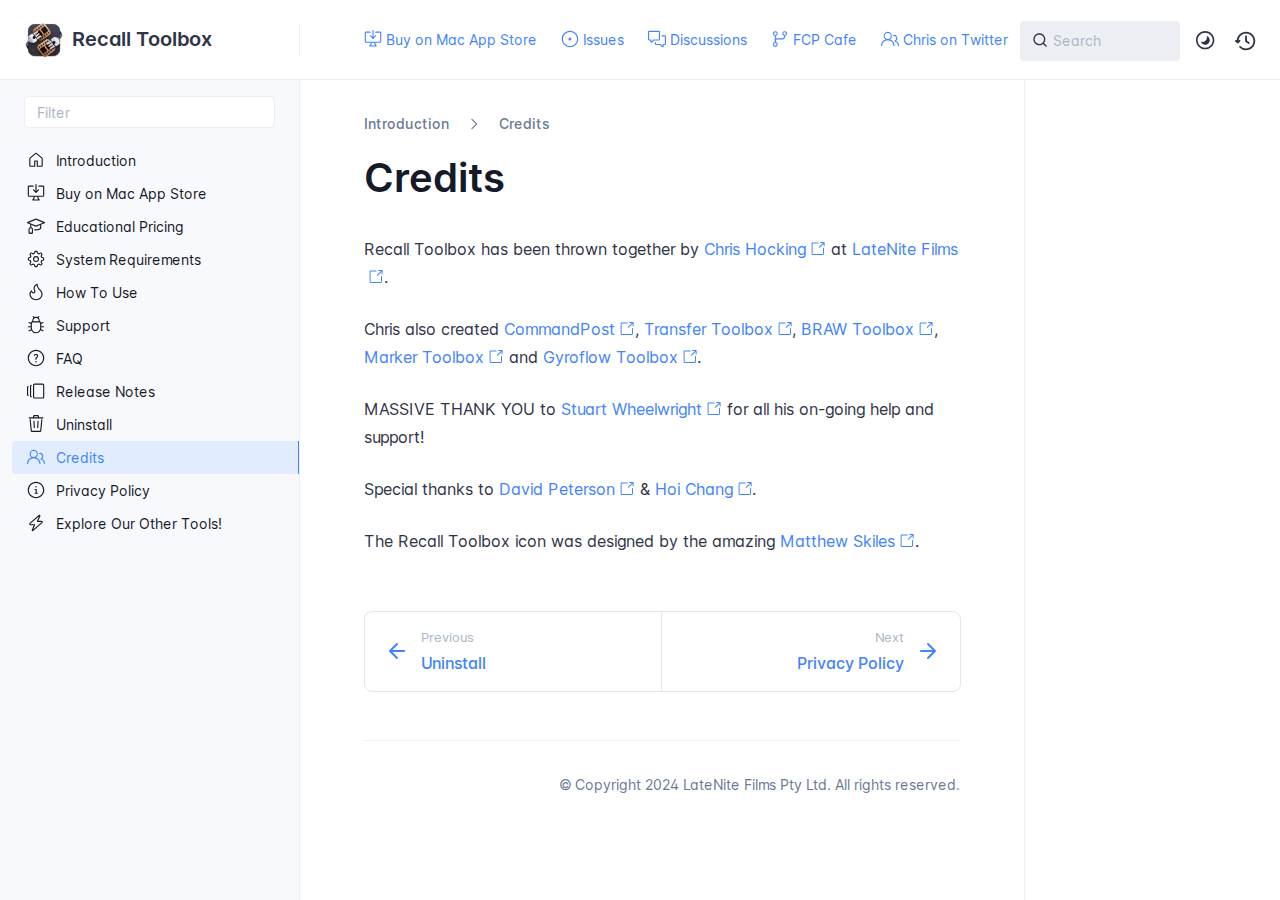
<file: credits/index.html>
<!DOCTYPE html>
<html lang="en" class="h-full">
<head>
    <meta charset="UTF-8">
    <meta name="viewport" content="width=device-width,initial-scale=1">
    <meta name="turbo-cache-control" content="no-cache" data-turbo-track="reload" data-track-token="3.5.0.778978451680">

    <!-- See retype.com -->
    <meta name="generator" content="Retype 3.5.0">

    <!-- Primary Meta Tags -->
    <title>Credits</title>
    <meta name="title" content="Credits">
    <meta name="description" content="Recall Toolbox has been thrown together by Chris Hocking at LateNite Films.">

    <!-- Canonical -->
    <link rel="canonical" href="https://recalltoolbox.io/credits/">

    <!-- Open Graph / Facebook -->
    <meta property="og:type" content="website">
    <meta property="og:url" content="https://recalltoolbox.io/credits/">
    <meta property="og:title" content="Credits">
    <meta property="og:description" content="Recall Toolbox has been thrown together by Chris Hocking at LateNite Films.">

    <!-- Twitter -->
    <meta property="twitter:card" content="summary_large_image">
    <meta property="twitter:url" content="https://recalltoolbox.io/credits/">
    <meta property="twitter:title" content="Credits">
    <meta property="twitter:description" content="Recall Toolbox has been thrown together by Chris Hocking at LateNite Films.">

    <script data-cfasync="false">(function () { var el = document.documentElement, m = localStorage.getItem("doc_theme"), wm = window.matchMedia; if (m === "dark" || (!m && wm && wm("(prefers-color-scheme: dark)").matches)) { el.classList.add("dark") } else { el.classList.remove("dark") } })();</script>

    <link href="../resources/css/retype.css?v=3.5.0.778978451680" rel="stylesheet">

    <script data-cfasync="false" src="../resources/js/config.js?v=3.5.0.778978451680" data-turbo-eval="false" defer></script>
    <script data-cfasync="false" src="../resources/js/retype.js?v=3.5.0" data-turbo-eval="false" defer></script>
    <script id="lunr-js" data-cfasync="false" src="../resources/js/lunr.js?v=3.5.0.778978451680" data-turbo-eval="false" defer></script>
</head>
<body>
    <div id="docs-app" class="relative text-base antialiased text-gray-700 bg-white font-body dark:bg-dark-850 dark:text-dark-300">
        <div class="absolute bottom-0 left-0 bg-gray-100 dark:bg-dark-800" style="top: 5rem; right: 50%"></div>
    
        <header id="docs-site-header" class="sticky top-0 z-30 flex w-full h-16 bg-white border-b border-gray-200 md:h-20 dark:bg-dark-850 dark:border-dark-650">
            <div class="container relative flex items-center justify-between pr-6 grow md:justify-start">
                <!-- Mobile menu button skeleton -->
                <button v-cloak class="skeleton docs-mobile-menu-button flex items-center justify-center shrink-0 overflow-hidden dark:text-white focus:outline-none rounded-full w-10 h-10 ml-3.5 md:hidden"><svg xmlns="http://www.w3.org/2000/svg" class="mb-px shrink-0" width="24" height="24" viewBox="0 0 24 24" role="presentation" style="margin-bottom: 0px;"><g fill="currentColor"><path d="M2 4h20v2H2zM2 11h20v2H2zM2 18h20v2H2z"></path></g></svg></button>
                <div v-cloak id="docs-sidebar-toggle"></div>
        
                <!-- Logo -->
                <div class="flex items-center justify-between h-full py-2 md:w-75">
                    <div class="flex items-center px-2 md:px-6">
                        <a id="docs-site-logo" href="../" class="flex items-center leading-snug text-xl">
                            <span class="w-10 mr-2 grow-0 shrink-0 overflow-hidden">
                                <img class="max-h-10 dark:hidden md:inline-block" src="../static/logo.png">
                                <img class="max-h-10 hidden dark:inline-block" src="../static/logo.png">
                            </span>
                            <span class="dark:text-white font-semibold line-clamp-1 md:line-clamp-2">Recall Toolbox</span>
                        </a>
                    </div>
        
                    <span class="hidden h-8 border-r md:inline-block dark:border-dark-650"></span>
                </div>
        
                <div class="flex justify-between md:grow">
                    <!-- Top Nav -->
                    <nav class="hidden md:flex">
                        <ul class="flex flex-col mb-4 md:pl-16 md:mb-0 md:flex-row md:items-center">
                            <li class="mr-6">
                                <a class="py-2 md:mb-0 inline-flex items-center text-sm whitespace-nowrap transition-colors duration-200 ease-linear md:text-blue-500 dark:text-blue-400 hover:text-blue-800 dark:hover:text-blue-200" href="../buy/">
                                    <svg xmlns="http://www.w3.org/2000/svg" class="mb-px mr-1" width="18" height="18" viewBox="0 0 24 24" role="presentation">
                                        <g fill="currentColor">
                                            <path d="M11.25 9.331V.75a.75.75 0 0 1 1.5 0v8.58l1.949-2.11A.75.75 0 1 1 15.8 8.237l-3.25 3.52a.75.75 0 0 1-1.102 0l-3.25-3.52A.75.75 0 1 1 9.3 7.22l1.949 2.111Z"/><path d="M2.5 3.75v11.5c0 .138.112.25.25.25h18.5a.25.25 0 0 0 .25-.25V3.75a.25.25 0 0 0-.25-.25h-5.5a.75.75 0 0 1 0-1.5h5.5c.966 0 1.75.784 1.75 1.75v11.5A1.75 1.75 0 0 1 21.25 17h-6.204c.171 1.375.805 2.652 1.769 3.757A.752.752 0 0 1 16.25 22h-8.5a.75.75 0 0 1-.566-1.243c.965-1.105 1.599-2.382 1.77-3.757H2.75A1.75 1.75 0 0 1 1 15.25V3.75C1 2.784 1.784 2 2.75 2h5.5a.75.75 0 0 1 0 1.5h-5.5a.25.25 0 0 0-.25.25ZM10.463 17c-.126 1.266-.564 2.445-1.223 3.5h5.52c-.66-1.055-1.098-2.234-1.223-3.5Z"/>
                                        </g>
                                    </svg>
                                    <span>Buy on Mac App Store</span>
                                </a>
                            </li>
                            <li class="mr-6">
                                <a class="py-2 md:mb-0 inline-flex items-center text-sm whitespace-nowrap transition-colors duration-200 ease-linear md:text-blue-500 dark:text-blue-400 hover:text-blue-800 dark:hover:text-blue-200" href="https://github.com/latenitefilms/recalltoolbox/issues" target="_blank">
                                    <svg xmlns="http://www.w3.org/2000/svg" class="mb-px mr-1" width="18" height="18" viewBox="0 0 24 24" role="presentation">
                                        <g fill="currentColor">
                                            <path d="M12 1c6.075 0 11 4.925 11 11s-4.925 11-11 11S1 18.075 1 12 5.925 1 12 1ZM2.5 12a9.5 9.5 0 0 0 9.5 9.5 9.5 9.5 0 0 0 9.5-9.5A9.5 9.5 0 0 0 12 2.5 9.5 9.5 0 0 0 2.5 12Zm9.5 2a2 2 0 1 1-.001-3.999A2 2 0 0 1 12 14Z"/>
                                        </g>
                                    </svg>
                                    <span>Issues</span>
                                </a>
                            </li>
                            <li class="mr-6">
                                <a class="py-2 md:mb-0 inline-flex items-center text-sm whitespace-nowrap transition-colors duration-200 ease-linear md:text-blue-500 dark:text-blue-400 hover:text-blue-800 dark:hover:text-blue-200" href="https://github.com/latenitefilms/recalltoolbox/discussions" target="_blank">
                                    <svg xmlns="http://www.w3.org/2000/svg" class="mb-px mr-1" width="18" height="18" viewBox="0 0 24 24" role="presentation">
                                        <g fill="currentColor">
                                            <path d="M1.75 1h12.5c.966 0 1.75.784 1.75 1.75v9.5A1.75 1.75 0 0 1 14.25 14H8.061l-2.574 2.573A1.458 1.458 0 0 1 3 15.543V14H1.75A1.75 1.75 0 0 1 0 12.25v-9.5C0 1.784.784 1 1.75 1ZM1.5 2.75v9.5c0 .138.112.25.25.25h2a.75.75 0 0 1 .75.75v2.19l2.72-2.72a.749.749 0 0 1 .53-.22h6.5a.25.25 0 0 0 .25-.25v-9.5a.25.25 0 0 0-.25-.25H1.75a.25.25 0 0 0-.25.25Z"/><path d="M22.5 8.75a.25.25 0 0 0-.25-.25h-3.5a.75.75 0 0 1 0-1.5h3.5c.966 0 1.75.784 1.75 1.75v9.5A1.75 1.75 0 0 1 22.25 20H21v1.543a1.457 1.457 0 0 1-2.487 1.03L15.939 20H10.75A1.75 1.75 0 0 1 9 18.25v-1.465a.75.75 0 0 1 1.5 0v1.465c0 .138.112.25.25.25h5.5a.75.75 0 0 1 .53.22l2.72 2.72v-2.19a.75.75 0 0 1 .75-.75h2a.25.25 0 0 0 .25-.25v-9.5Z"/>
                                        </g>
                                    </svg>
                                    <span>Discussions</span>
                                </a>
                            </li>
                            <li class="mr-6">
                                <a class="py-2 md:mb-0 inline-flex items-center text-sm whitespace-nowrap transition-colors duration-200 ease-linear md:text-blue-500 dark:text-blue-400 hover:text-blue-800 dark:hover:text-blue-200" href="https://fcp.cafe" target="_blank">
                                    <svg xmlns="http://www.w3.org/2000/svg" class="mb-px mr-1" width="18" height="18" viewBox="0 0 24 24" role="presentation">
                                        <g fill="currentColor">
                                            <path d="M15 4.75a3.25 3.25 0 1 1 6.5 0 3.25 3.25 0 0 1-6.5 0ZM2.5 19.25a3.25 3.25 0 1 1 6.5 0 3.25 3.25 0 0 1-6.5 0Zm0-14.5a3.25 3.25 0 1 1 6.5 0 3.25 3.25 0 0 1-6.5 0ZM5.75 6.5a1.75 1.75 0 1 0-.001-3.501A1.75 1.75 0 0 0 5.75 6.5Zm0 14.5a1.75 1.75 0 1 0-.001-3.501A1.75 1.75 0 0 0 5.75 21Zm12.5-14.5a1.75 1.75 0 1 0-.001-3.501A1.75 1.75 0 0 0 18.25 6.5Z"/><path d="M5.75 16.75A.75.75 0 0 1 5 16V8a.75.75 0 0 1 1.5 0v8a.75.75 0 0 1-.75.75Z"/><path d="M17.5 8.75v-1H19v1a3.75 3.75 0 0 1-3.75 3.75h-7a1.75 1.75 0 0 0-1.75 1.75H5A3.25 3.25 0 0 1 8.25 11h7a2.25 2.25 0 0 0 2.25-2.25Z"/>
                                        </g>
                                    </svg>
                                    <span>FCP Cafe</span>
                                </a>
                            </li>
                            <li class="mr-6">
                                <a class="py-2 md:mb-0 inline-flex items-center text-sm whitespace-nowrap transition-colors duration-200 ease-linear md:text-blue-500 dark:text-blue-400 hover:text-blue-800 dark:hover:text-blue-200" href="https://twitter.com/chrisatlatenite" target="_blank">
                                    <svg xmlns="http://www.w3.org/2000/svg" class="mb-px mr-1" width="18" height="18" viewBox="0 0 24 24" role="presentation">
                                        <g fill="currentColor">
                                            <path d="M3.5 8a5.5 5.5 0 1 1 8.596 4.547 9.005 9.005 0 0 1 5.9 8.18.751.751 0 0 1-1.5.045 7.5 7.5 0 0 0-14.993 0 .75.75 0 0 1-1.499-.044 9.005 9.005 0 0 1 5.9-8.181A5.496 5.496 0 0 1 3.5 8ZM9 4a4 4 0 1 0 0 8 4 4 0 0 0 0-8Zm8.29 4c-.148 0-.292.01-.434.03a.75.75 0 1 1-.212-1.484 4.53 4.53 0 0 1 3.38 8.097 6.69 6.69 0 0 1 3.956 6.107.75.75 0 0 1-1.5 0 5.193 5.193 0 0 0-3.696-4.972l-.534-.16v-1.676l.41-.209A3.03 3.03 0 0 0 17.29 8Z"/>
                                        </g>
                                    </svg>
                                    <span>Chris on Twitter</span>
                                </a>
                            </li>
                            <li class="mr-6">
                                <a class="py-2 md:mb-0 inline-flex items-center text-sm whitespace-nowrap transition-colors duration-200 ease-linear md:text-blue-500 dark:text-blue-400 hover:text-blue-800 dark:hover:text-blue-200" href="https://latenitefilms.com" target="_blank">
                                    <svg xmlns="http://www.w3.org/2000/svg" class="mb-px mr-1" width="18" height="18" viewBox="0 0 24 24" role="presentation">
                                        <g fill="currentColor">
                                            <path d="M12 2.5c-3.81 0-6.5 2.743-6.5 6.119 0 1.536.632 2.572 1.425 3.56.172.215.347.422.527.635l.096.112c.21.25.427.508.63.774.404.531.783 1.128.995 1.834a.75.75 0 0 1-1.436.432c-.138-.46-.397-.89-.753-1.357a18.111 18.111 0 0 0-.582-.714l-.092-.11c-.18-.212-.37-.436-.555-.667C4.87 12.016 4 10.651 4 8.618 4 4.363 7.415 1 12 1s8 3.362 8 7.619c0 2.032-.87 3.397-1.755 4.5-.185.23-.375.454-.555.667l-.092.109c-.21.248-.405.481-.582.714-.356.467-.615.898-.753 1.357a.751.751 0 0 1-1.437-.432c.213-.706.592-1.303.997-1.834.202-.266.419-.524.63-.774l.095-.112c.18-.213.355-.42.527-.634.793-.99 1.425-2.025 1.425-3.561C18.5 5.243 15.81 2.5 12 2.5ZM8.75 18h6.5a.75.75 0 0 1 0 1.5h-6.5a.75.75 0 0 1 0-1.5Zm.75 3.75a.75.75 0 0 1 .75-.75h3.5a.75.75 0 0 1 0 1.5h-3.5a.75.75 0 0 1-.75-.75Z"/>
                                        </g>
                                    </svg>
                                    <span>LateNite</span>
                                </a>
                            </li>
        
                        </ul>
                    </nav>
        
                    <!-- Header Right Skeleton -->
                    <div v-cloak class="flex justify-end grow skeleton">
        
                        <!-- Search input mock -->
                        <div class="relative hidden w-40 lg:block lg:max-w-sm lg:ml-auto">
                            <div class="absolute flex items-center justify-center h-full pl-3 dark:text-dark-300">
                                <svg xmlns="http://www.w3.org/2000/svg" class="icon-base" width="16" height="16" viewBox="0 0 24 24" aria-labelledby="icon" role="presentation" style="margin-bottom: 1px;"><g fill="currentColor" ><path d="M21.71 20.29l-3.68-3.68A8.963 8.963 0 0020 11c0-4.96-4.04-9-9-9s-9 4.04-9 9 4.04 9 9 9c2.12 0 4.07-.74 5.61-1.97l3.68 3.68c.2.19.45.29.71.29s.51-.1.71-.29c.39-.39.39-1.03 0-1.42zM4 11c0-3.86 3.14-7 7-7s7 3.14 7 7c0 1.92-.78 3.66-2.04 4.93-.01.01-.02.01-.02.01-.01.01-.01.01-.01.02A6.98 6.98 0 0111 18c-3.86 0-7-3.14-7-7z" ></path></g></svg>
                            </div>
                            <input class="w-full h-10 placeholder-gray-400 transition-colors duration-200 ease-in bg-gray-200 border border-transparent rounded md:text-sm hover:bg-white hover:border-gray-300 focus:outline-none focus:bg-white focus:border-gray-500 dark:bg-dark-600 dark:border-dark-600 dark:placeholder-dark-400" style="padding: 0.625rem 0.75rem 0.625rem 2rem" type="text" placeholder="Search">
                        </div>
        
                        <!-- Mobile search button -->
                        <div class="flex items-center justify-center w-10 h-10 lg:hidden">
                            <svg xmlns="http://www.w3.org/2000/svg" class="shrink-0 icon-base" width="20" height="20" viewBox="0 0 24 24" aria-labelledby="icon" role="presentation" style="margin-bottom: 0px;"><g fill="currentColor" ><path d="M21.71 20.29l-3.68-3.68A8.963 8.963 0 0020 11c0-4.96-4.04-9-9-9s-9 4.04-9 9 4.04 9 9 9c2.12 0 4.07-.74 5.61-1.97l3.68 3.68c.2.19.45.29.71.29s.51-.1.71-.29c.39-.39.39-1.03 0-1.42zM4 11c0-3.86 3.14-7 7-7s7 3.14 7 7c0 1.92-.78 3.66-2.04 4.93-.01.01-.02.01-.02.01-.01.01-.01.01-.01.02A6.98 6.98 0 0111 18c-3.86 0-7-3.14-7-7z" ></path></g></svg>
                        </div>
        
                        <!-- Dark mode switch placeholder -->
                        <div class="w-10 h-10 lg:ml-2"></div>
        
                        <!-- History button -->
                        <div class="flex items-center justify-center w-10 h-10" style="margin-right: -0.625rem;">
                            <svg xmlns="http://www.w3.org/2000/svg" class="shrink-0 icon-base" width="22" height="22" viewBox="0 0 24 24" aria-labelledby="icon" role="presentation" style="margin-bottom: 0px;"><g fill="currentColor" ><g ><path d="M12.01 6.01c-.55 0-1 .45-1 1V12a1 1 0 00.4.8l3 2.22a.985.985 0 001.39-.2.996.996 0 00-.21-1.4l-2.6-1.92V7.01c.02-.55-.43-1-.98-1z"></path><path d="M12.01 1.91c-5.33 0-9.69 4.16-10.05 9.4l-.29-.26a.997.997 0 10-1.34 1.48l1.97 1.79c.19.17.43.26.67.26s.48-.09.67-.26l1.97-1.79a.997.997 0 10-1.34-1.48l-.31.28c.34-4.14 3.82-7.41 8.05-7.41 4.46 0 8.08 3.63 8.08 8.09s-3.63 8.08-8.08 8.08c-2.18 0-4.22-.85-5.75-2.4a.996.996 0 10-1.42 1.4 10.02 10.02 0 007.17 2.99c5.56 0 10.08-4.52 10.08-10.08.01-5.56-4.52-10.09-10.08-10.09z"></path></g></g></svg>
                        </div>
                    </div>
        
                    <div v-cloak class="flex justify-end grow">
                        <div id="docs-mobile-search-button"></div>
                        <doc-search-desktop></doc-search-desktop>
        
                        <doc-theme-switch class="lg:ml-2"></doc-theme-switch>
                        <doc-history></doc-history>
                    </div>
                </div>
            </div>
        </header>
    
        <div class="container relative flex bg-white">
            <!-- Sidebar Skeleton -->
            <div v-cloak class="fixed flex flex-col shrink-0 duration-300 ease-in-out bg-gray-100 border-gray-200 sidebar top-20 w-75 border-r h-screen md:sticky transition-transform skeleton dark:bg-dark-800 dark:border-dark-650">
            
                <!-- Render this div, if config.showSidebarFilter is `true` -->
                <div class="flex items-center h-16 px-6">
                    <input class="w-full h-8 px-3 py-2 transition-colors duration-200 ease-linear bg-white border border-gray-200 rounded shadow-none text-sm focus:outline-none focus:border-gray-600 dark:bg-dark-600 dark:border-dark-600" type="text" placeholder="Filter">
                </div>
            
                <div class="pl-6 mt-1 mb-4">
                    <div class="w-32 h-3 mb-4 bg-gray-200 rounded-full loading dark:bg-dark-600"></div>
                    <div class="w-48 h-3 mb-4 bg-gray-200 rounded-full loading dark:bg-dark-600"></div>
                    <div class="w-40 h-3 mb-4 bg-gray-200 rounded-full loading dark:bg-dark-600"></div>
                    <div class="w-32 h-3 mb-4 bg-gray-200 rounded-full loading dark:bg-dark-600"></div>
                    <div class="w-48 h-3 mb-4 bg-gray-200 rounded-full loading dark:bg-dark-600"></div>
                    <div class="w-40 h-3 mb-4 bg-gray-200 rounded-full loading dark:bg-dark-600"></div>
                </div>
            
            </div>
            
            <!-- Sidebar component -->
            <doc-sidebar v-cloak>
                <template #sidebar-footer>
                    <div class="shrink-0 mt-auto border-t md:bg-transparent md:border-none dark:border-dark-650">
            
                        <div class="py-3 px-6 md:hidden border-b dark:border-dark-650">
                            <nav>
                                <ul class="flex flex-wrap justify-center items-center">
                                    <li class="mr-6">
                                        <a class="block py-1 inline-flex items-center text-sm whitespace-nowrap transition-colors duration-200 ease-linear md:text-blue-500 dark:text-blue-400 hover:text-blue-800 dark:hover:text-blue-200" href="../buy/">
                                            <svg xmlns="http://www.w3.org/2000/svg" class="mb-px mr-1" width="18" height="18" viewBox="0 0 24 24" role="presentation">
                                                <g fill="currentColor">
                                                    <path d="M11.25 9.331V.75a.75.75 0 0 1 1.5 0v8.58l1.949-2.11A.75.75 0 1 1 15.8 8.237l-3.25 3.52a.75.75 0 0 1-1.102 0l-3.25-3.52A.75.75 0 1 1 9.3 7.22l1.949 2.111Z"/><path d="M2.5 3.75v11.5c0 .138.112.25.25.25h18.5a.25.25 0 0 0 .25-.25V3.75a.25.25 0 0 0-.25-.25h-5.5a.75.75 0 0 1 0-1.5h5.5c.966 0 1.75.784 1.75 1.75v11.5A1.75 1.75 0 0 1 21.25 17h-6.204c.171 1.375.805 2.652 1.769 3.757A.752.752 0 0 1 16.25 22h-8.5a.75.75 0 0 1-.566-1.243c.965-1.105 1.599-2.382 1.77-3.757H2.75A1.75 1.75 0 0 1 1 15.25V3.75C1 2.784 1.784 2 2.75 2h5.5a.75.75 0 0 1 0 1.5h-5.5a.25.25 0 0 0-.25.25ZM10.463 17c-.126 1.266-.564 2.445-1.223 3.5h5.52c-.66-1.055-1.098-2.234-1.223-3.5Z"/>
                                                </g>
                                            </svg>
                                            <span>Buy on Mac App Store</span>
                                        </a>
                                    </li>
                                    <li class="mr-6">
                                        <a class="block py-1 inline-flex items-center text-sm whitespace-nowrap transition-colors duration-200 ease-linear md:text-blue-500 dark:text-blue-400 hover:text-blue-800 dark:hover:text-blue-200" href="https://github.com/latenitefilms/recalltoolbox/issues" target="_blank">
                                            <svg xmlns="http://www.w3.org/2000/svg" class="mb-px mr-1" width="18" height="18" viewBox="0 0 24 24" role="presentation">
                                                <g fill="currentColor">
                                                    <path d="M12 1c6.075 0 11 4.925 11 11s-4.925 11-11 11S1 18.075 1 12 5.925 1 12 1ZM2.5 12a9.5 9.5 0 0 0 9.5 9.5 9.5 9.5 0 0 0 9.5-9.5A9.5 9.5 0 0 0 12 2.5 9.5 9.5 0 0 0 2.5 12Zm9.5 2a2 2 0 1 1-.001-3.999A2 2 0 0 1 12 14Z"/>
                                                </g>
                                            </svg>
                                            <span>Issues</span>
                                        </a>
                                    </li>
                                    <li class="mr-6">
                                        <a class="block py-1 inline-flex items-center text-sm whitespace-nowrap transition-colors duration-200 ease-linear md:text-blue-500 dark:text-blue-400 hover:text-blue-800 dark:hover:text-blue-200" href="https://github.com/latenitefilms/recalltoolbox/discussions" target="_blank">
                                            <svg xmlns="http://www.w3.org/2000/svg" class="mb-px mr-1" width="18" height="18" viewBox="0 0 24 24" role="presentation">
                                                <g fill="currentColor">
                                                    <path d="M1.75 1h12.5c.966 0 1.75.784 1.75 1.75v9.5A1.75 1.75 0 0 1 14.25 14H8.061l-2.574 2.573A1.458 1.458 0 0 1 3 15.543V14H1.75A1.75 1.75 0 0 1 0 12.25v-9.5C0 1.784.784 1 1.75 1ZM1.5 2.75v9.5c0 .138.112.25.25.25h2a.75.75 0 0 1 .75.75v2.19l2.72-2.72a.749.749 0 0 1 .53-.22h6.5a.25.25 0 0 0 .25-.25v-9.5a.25.25 0 0 0-.25-.25H1.75a.25.25 0 0 0-.25.25Z"/><path d="M22.5 8.75a.25.25 0 0 0-.25-.25h-3.5a.75.75 0 0 1 0-1.5h3.5c.966 0 1.75.784 1.75 1.75v9.5A1.75 1.75 0 0 1 22.25 20H21v1.543a1.457 1.457 0 0 1-2.487 1.03L15.939 20H10.75A1.75 1.75 0 0 1 9 18.25v-1.465a.75.75 0 0 1 1.5 0v1.465c0 .138.112.25.25.25h5.5a.75.75 0 0 1 .53.22l2.72 2.72v-2.19a.75.75 0 0 1 .75-.75h2a.25.25 0 0 0 .25-.25v-9.5Z"/>
                                                </g>
                                            </svg>
                                            <span>Discussions</span>
                                        </a>
                                    </li>
                                    <li class="mr-6">
                                        <a class="block py-1 inline-flex items-center text-sm whitespace-nowrap transition-colors duration-200 ease-linear md:text-blue-500 dark:text-blue-400 hover:text-blue-800 dark:hover:text-blue-200" href="https://fcp.cafe" target="_blank">
                                            <svg xmlns="http://www.w3.org/2000/svg" class="mb-px mr-1" width="18" height="18" viewBox="0 0 24 24" role="presentation">
                                                <g fill="currentColor">
                                                    <path d="M15 4.75a3.25 3.25 0 1 1 6.5 0 3.25 3.25 0 0 1-6.5 0ZM2.5 19.25a3.25 3.25 0 1 1 6.5 0 3.25 3.25 0 0 1-6.5 0Zm0-14.5a3.25 3.25 0 1 1 6.5 0 3.25 3.25 0 0 1-6.5 0ZM5.75 6.5a1.75 1.75 0 1 0-.001-3.501A1.75 1.75 0 0 0 5.75 6.5Zm0 14.5a1.75 1.75 0 1 0-.001-3.501A1.75 1.75 0 0 0 5.75 21Zm12.5-14.5a1.75 1.75 0 1 0-.001-3.501A1.75 1.75 0 0 0 18.25 6.5Z"/><path d="M5.75 16.75A.75.75 0 0 1 5 16V8a.75.75 0 0 1 1.5 0v8a.75.75 0 0 1-.75.75Z"/><path d="M17.5 8.75v-1H19v1a3.75 3.75 0 0 1-3.75 3.75h-7a1.75 1.75 0 0 0-1.75 1.75H5A3.25 3.25 0 0 1 8.25 11h7a2.25 2.25 0 0 0 2.25-2.25Z"/>
                                                </g>
                                            </svg>
                                            <span>FCP Cafe</span>
                                        </a>
                                    </li>
                                    <li class="mr-6">
                                        <a class="block py-1 inline-flex items-center text-sm whitespace-nowrap transition-colors duration-200 ease-linear md:text-blue-500 dark:text-blue-400 hover:text-blue-800 dark:hover:text-blue-200" href="https://twitter.com/chrisatlatenite" target="_blank">
                                            <svg xmlns="http://www.w3.org/2000/svg" class="mb-px mr-1" width="18" height="18" viewBox="0 0 24 24" role="presentation">
                                                <g fill="currentColor">
                                                    <path d="M3.5 8a5.5 5.5 0 1 1 8.596 4.547 9.005 9.005 0 0 1 5.9 8.18.751.751 0 0 1-1.5.045 7.5 7.5 0 0 0-14.993 0 .75.75 0 0 1-1.499-.044 9.005 9.005 0 0 1 5.9-8.181A5.496 5.496 0 0 1 3.5 8ZM9 4a4 4 0 1 0 0 8 4 4 0 0 0 0-8Zm8.29 4c-.148 0-.292.01-.434.03a.75.75 0 1 1-.212-1.484 4.53 4.53 0 0 1 3.38 8.097 6.69 6.69 0 0 1 3.956 6.107.75.75 0 0 1-1.5 0 5.193 5.193 0 0 0-3.696-4.972l-.534-.16v-1.676l.41-.209A3.03 3.03 0 0 0 17.29 8Z"/>
                                                </g>
                                            </svg>
                                            <span>Chris on Twitter</span>
                                        </a>
                                    </li>
                                    <li class="mr-6">
                                        <a class="block py-1 inline-flex items-center text-sm whitespace-nowrap transition-colors duration-200 ease-linear md:text-blue-500 dark:text-blue-400 hover:text-blue-800 dark:hover:text-blue-200" href="https://latenitefilms.com" target="_blank">
                                            <svg xmlns="http://www.w3.org/2000/svg" class="mb-px mr-1" width="18" height="18" viewBox="0 0 24 24" role="presentation">
                                                <g fill="currentColor">
                                                    <path d="M12 2.5c-3.81 0-6.5 2.743-6.5 6.119 0 1.536.632 2.572 1.425 3.56.172.215.347.422.527.635l.096.112c.21.25.427.508.63.774.404.531.783 1.128.995 1.834a.75.75 0 0 1-1.436.432c-.138-.46-.397-.89-.753-1.357a18.111 18.111 0 0 0-.582-.714l-.092-.11c-.18-.212-.37-.436-.555-.667C4.87 12.016 4 10.651 4 8.618 4 4.363 7.415 1 12 1s8 3.362 8 7.619c0 2.032-.87 3.397-1.755 4.5-.185.23-.375.454-.555.667l-.092.109c-.21.248-.405.481-.582.714-.356.467-.615.898-.753 1.357a.751.751 0 0 1-1.437-.432c.213-.706.592-1.303.997-1.834.202-.266.419-.524.63-.774l.095-.112c.18-.213.355-.42.527-.634.793-.99 1.425-2.025 1.425-3.561C18.5 5.243 15.81 2.5 12 2.5ZM8.75 18h6.5a.75.75 0 0 1 0 1.5h-6.5a.75.75 0 0 1 0-1.5Zm.75 3.75a.75.75 0 0 1 .75-.75h3.5a.75.75 0 0 1 0 1.5h-3.5a.75.75 0 0 1-.75-.75Z"/>
                                                </g>
                                            </svg>
                                            <span>LateNite</span>
                                        </a>
                                    </li>
            
                                </ul>
                            </nav>
                        </div>
                    </div>
                </template>
            </doc-sidebar>
    
            <div class="grow min-w-0 dark:bg-dark-850">
                <!-- Render "toolbar" template here on api pages --><!-- Render page content -->
                <div class="flex">
                    <div class="min-w-0 p-4 grow md:px-16">
                        <main class="relative pb-12 lg:pt-2">
                            <div class="docs-markdown" id="docs-content">
                                <!-- Rendered if sidebar right is enabled -->
                                <div id="docs-sidebar-right-toggle"></div>
                                <nav class="breadcrumb" aria-label="Breadcrumb">
                                    <ol role="list">
                                        <li class="pr-4">
                                            <a href="../" class="pr-4">
                                                Introduction
                                            </a>
                                            <svg xmlns="http://www.w3.org/2000/svg" fill="currentColor" width="18" height="18" viewBox="0 0 24 24" aria-hidden="true">
                                                <path d="M8.72 18.78a.75.75 0 0 1 0-1.06L14.44 12 8.72 6.28a.751.751 0 0 1 .018-1.042.751.751 0 0 1 1.042-.018l6.25 6.25a.75.75 0 0 1 0 1.06l-6.25 6.25a.75.75 0 0 1-1.06 0Z"/>
                                            </svg>
                                        </li>
                                        <li class="pr-4">
                                            <a href="../credits/" class="pr-4">
                                                Credits
                                            </a>
                                        </li>
                                    </ol>
                                </nav>
                
                                <!-- Page content  -->
<doc-anchor-target id="credits" class="break-words">
    <h1>
        <doc-anchor-trigger class="header-anchor-trigger" to="#credits">#</doc-anchor-trigger>
        <span>Credits</span>
    </h1>
</doc-anchor-target>
<p>Recall Toolbox has been thrown together by <a href="https://github.com/latenitefilms" class="outbound" target="_blank"><span>Chris Hocking</span><svg xmlns="http://www.w3.org/2000/svg" class="docs-icon ml-1" viewBox="0 0 24 24" role="presentation"><g fill="currentColor"><path d="M15.5 2.25a.75.75 0 0 1 .75-.75h5.5a.75.75 0 0 1 .75.75v5.5a.75.75 0 0 1-1.5 0V4.06l-6.22 6.22a.75.75 0 1 1-1.06-1.06L19.94 3h-3.69a.75.75 0 0 1-.75-.75Z"/><path d="M2.5 4.25c0-.966.784-1.75 1.75-1.75h8.5a.75.75 0 0 1 0 1.5h-8.5a.25.25 0 0 0-.25.25v15.5c0 .138.112.25.25.25h15.5a.25.25 0 0 0 .25-.25v-8.5a.75.75 0 0 1 1.5 0v8.5a1.75 1.75 0 0 1-1.75 1.75H4.25a1.75 1.75 0 0 1-1.75-1.75V4.25Z"/></g></svg></a> at <a href="https://latenitefilms.com" class="outbound" target="_blank"><span>LateNite Films</span><svg xmlns="http://www.w3.org/2000/svg" class="docs-icon ml-1" viewBox="0 0 24 24" role="presentation"><g fill="currentColor"><path d="M15.5 2.25a.75.75 0 0 1 .75-.75h5.5a.75.75 0 0 1 .75.75v5.5a.75.75 0 0 1-1.5 0V4.06l-6.22 6.22a.75.75 0 1 1-1.06-1.06L19.94 3h-3.69a.75.75 0 0 1-.75-.75Z"/><path d="M2.5 4.25c0-.966.784-1.75 1.75-1.75h8.5a.75.75 0 0 1 0 1.5h-8.5a.25.25 0 0 0-.25.25v15.5c0 .138.112.25.25.25h15.5a.25.25 0 0 0 .25-.25v-8.5a.75.75 0 0 1 1.5 0v8.5a1.75 1.75 0 0 1-1.75 1.75H4.25a1.75 1.75 0 0 1-1.75-1.75V4.25Z"/></g></svg></a>.</p>
<p>Chris also created <a href="https://commandpost.io" class="outbound" target="_blank"><span>CommandPost</span><svg xmlns="http://www.w3.org/2000/svg" class="docs-icon ml-1" viewBox="0 0 24 24" role="presentation"><g fill="currentColor"><path d="M15.5 2.25a.75.75 0 0 1 .75-.75h5.5a.75.75 0 0 1 .75.75v5.5a.75.75 0 0 1-1.5 0V4.06l-6.22 6.22a.75.75 0 1 1-1.06-1.06L19.94 3h-3.69a.75.75 0 0 1-.75-.75Z"/><path d="M2.5 4.25c0-.966.784-1.75 1.75-1.75h8.5a.75.75 0 0 1 0 1.5h-8.5a.25.25 0 0 0-.25.25v15.5c0 .138.112.25.25.25h15.5a.25.25 0 0 0 .25-.25v-8.5a.75.75 0 0 1 1.5 0v8.5a1.75 1.75 0 0 1-1.75 1.75H4.25a1.75 1.75 0 0 1-1.75-1.75V4.25Z"/></g></svg></a>, <a href="https://transfertoolbox.io" class="outbound" target="_blank"><span>Transfer Toolbox</span><svg xmlns="http://www.w3.org/2000/svg" class="docs-icon ml-1" viewBox="0 0 24 24" role="presentation"><g fill="currentColor"><path d="M15.5 2.25a.75.75 0 0 1 .75-.75h5.5a.75.75 0 0 1 .75.75v5.5a.75.75 0 0 1-1.5 0V4.06l-6.22 6.22a.75.75 0 1 1-1.06-1.06L19.94 3h-3.69a.75.75 0 0 1-.75-.75Z"/><path d="M2.5 4.25c0-.966.784-1.75 1.75-1.75h8.5a.75.75 0 0 1 0 1.5h-8.5a.25.25 0 0 0-.25.25v15.5c0 .138.112.25.25.25h15.5a.25.25 0 0 0 .25-.25v-8.5a.75.75 0 0 1 1.5 0v8.5a1.75 1.75 0 0 1-1.75 1.75H4.25a1.75 1.75 0 0 1-1.75-1.75V4.25Z"/></g></svg></a>, <a href="https://brawtoolbox.io" class="outbound" target="_blank"><span>BRAW Toolbox</span><svg xmlns="http://www.w3.org/2000/svg" class="docs-icon ml-1" viewBox="0 0 24 24" role="presentation"><g fill="currentColor"><path d="M15.5 2.25a.75.75 0 0 1 .75-.75h5.5a.75.75 0 0 1 .75.75v5.5a.75.75 0 0 1-1.5 0V4.06l-6.22 6.22a.75.75 0 1 1-1.06-1.06L19.94 3h-3.69a.75.75 0 0 1-.75-.75Z"/><path d="M2.5 4.25c0-.966.784-1.75 1.75-1.75h8.5a.75.75 0 0 1 0 1.5h-8.5a.25.25 0 0 0-.25.25v15.5c0 .138.112.25.25.25h15.5a.25.25 0 0 0 .25-.25v-8.5a.75.75 0 0 1 1.5 0v8.5a1.75 1.75 0 0 1-1.75 1.75H4.25a1.75 1.75 0 0 1-1.75-1.75V4.25Z"/></g></svg></a>, <a href="https://markertoolbox.io" class="outbound" target="_blank"><span>Marker Toolbox</span><svg xmlns="http://www.w3.org/2000/svg" class="docs-icon ml-1" viewBox="0 0 24 24" role="presentation"><g fill="currentColor"><path d="M15.5 2.25a.75.75 0 0 1 .75-.75h5.5a.75.75 0 0 1 .75.75v5.5a.75.75 0 0 1-1.5 0V4.06l-6.22 6.22a.75.75 0 1 1-1.06-1.06L19.94 3h-3.69a.75.75 0 0 1-.75-.75Z"/><path d="M2.5 4.25c0-.966.784-1.75 1.75-1.75h8.5a.75.75 0 0 1 0 1.5h-8.5a.25.25 0 0 0-.25.25v15.5c0 .138.112.25.25.25h15.5a.25.25 0 0 0 .25-.25v-8.5a.75.75 0 0 1 1.5 0v8.5a1.75 1.75 0 0 1-1.75 1.75H4.25a1.75 1.75 0 0 1-1.75-1.75V4.25Z"/></g></svg></a> and <a href="https://gyroflowtoolbox.io" class="outbound" target="_blank"><span>Gyroflow Toolbox</span><svg xmlns="http://www.w3.org/2000/svg" class="docs-icon ml-1" viewBox="0 0 24 24" role="presentation"><g fill="currentColor"><path d="M15.5 2.25a.75.75 0 0 1 .75-.75h5.5a.75.75 0 0 1 .75.75v5.5a.75.75 0 0 1-1.5 0V4.06l-6.22 6.22a.75.75 0 1 1-1.06-1.06L19.94 3h-3.69a.75.75 0 0 1-.75-.75Z"/><path d="M2.5 4.25c0-.966.784-1.75 1.75-1.75h8.5a.75.75 0 0 1 0 1.5h-8.5a.25.25 0 0 0-.25.25v15.5c0 .138.112.25.25.25h15.5a.25.25 0 0 0 .25-.25v-8.5a.75.75 0 0 1 1.5 0v8.5a1.75 1.75 0 0 1-1.75 1.75H4.25a1.75 1.75 0 0 1-1.75-1.75V4.25Z"/></g></svg></a>.</p>
<p>MASSIVE THANK YOU to <a href="https://twitter.com/Wheelies" class="outbound" target="_blank"><span>Stuart Wheelwright</span><svg xmlns="http://www.w3.org/2000/svg" class="docs-icon ml-1" viewBox="0 0 24 24" role="presentation"><g fill="currentColor"><path d="M15.5 2.25a.75.75 0 0 1 .75-.75h5.5a.75.75 0 0 1 .75.75v5.5a.75.75 0 0 1-1.5 0V4.06l-6.22 6.22a.75.75 0 1 1-1.06-1.06L19.94 3h-3.69a.75.75 0 0 1-.75-.75Z"/><path d="M2.5 4.25c0-.966.784-1.75 1.75-1.75h8.5a.75.75 0 0 1 0 1.5h-8.5a.25.25 0 0 0-.25.25v15.5c0 .138.112.25.25.25h15.5a.25.25 0 0 0 .25-.25v-8.5a.75.75 0 0 1 1.5 0v8.5a1.75 1.75 0 0 1-1.75 1.75H4.25a1.75 1.75 0 0 1-1.75-1.75V4.25Z"/></g></svg></a> for all his on-going help and support!</p>
<p>Special thanks to <a href="https://github.com/randomeizer" class="outbound" target="_blank"><span>David Peterson</span><svg xmlns="http://www.w3.org/2000/svg" class="docs-icon ml-1" viewBox="0 0 24 24" role="presentation"><g fill="currentColor"><path d="M15.5 2.25a.75.75 0 0 1 .75-.75h5.5a.75.75 0 0 1 .75.75v5.5a.75.75 0 0 1-1.5 0V4.06l-6.22 6.22a.75.75 0 1 1-1.06-1.06L19.94 3h-3.69a.75.75 0 0 1-.75-.75Z"/><path d="M2.5 4.25c0-.966.784-1.75 1.75-1.75h8.5a.75.75 0 0 1 0 1.5h-8.5a.25.25 0 0 0-.25.25v15.5c0 .138.112.25.25.25h15.5a.25.25 0 0 0 .25-.25v-8.5a.75.75 0 0 1 1.5 0v8.5a1.75 1.75 0 0 1-1.75 1.75H4.25a1.75 1.75 0 0 1-1.75-1.75V4.25Z"/></g></svg></a> &amp; <a href="https://apprywhere.com/ce-mac.html" class="outbound" target="_blank"><span>Hoi Chang</span><svg xmlns="http://www.w3.org/2000/svg" class="docs-icon ml-1" viewBox="0 0 24 24" role="presentation"><g fill="currentColor"><path d="M15.5 2.25a.75.75 0 0 1 .75-.75h5.5a.75.75 0 0 1 .75.75v5.5a.75.75 0 0 1-1.5 0V4.06l-6.22 6.22a.75.75 0 1 1-1.06-1.06L19.94 3h-3.69a.75.75 0 0 1-.75-.75Z"/><path d="M2.5 4.25c0-.966.784-1.75 1.75-1.75h8.5a.75.75 0 0 1 0 1.5h-8.5a.25.25 0 0 0-.25.25v15.5c0 .138.112.25.25.25h15.5a.25.25 0 0 0 .25-.25v-8.5a.75.75 0 0 1 1.5 0v8.5a1.75 1.75 0 0 1-1.75 1.75H4.25a1.75 1.75 0 0 1-1.75-1.75V4.25Z"/></g></svg></a>.</p>
<p>The Recall Toolbox icon was designed by the amazing <a href="http://matthewskiles.com" class="outbound" target="_blank"><span>Matthew Skiles</span><svg xmlns="http://www.w3.org/2000/svg" class="docs-icon ml-1" viewBox="0 0 24 24" role="presentation"><g fill="currentColor"><path d="M15.5 2.25a.75.75 0 0 1 .75-.75h5.5a.75.75 0 0 1 .75.75v5.5a.75.75 0 0 1-1.5 0V4.06l-6.22 6.22a.75.75 0 1 1-1.06-1.06L19.94 3h-3.69a.75.75 0 0 1-.75-.75Z"/><path d="M2.5 4.25c0-.966.784-1.75 1.75-1.75h8.5a.75.75 0 0 1 0 1.5h-8.5a.25.25 0 0 0-.25.25v15.5c0 .138.112.25.25.25h15.5a.25.25 0 0 0 .25-.25v-8.5a.75.75 0 0 1 1.5 0v8.5a1.75 1.75 0 0 1-1.75 1.75H4.25a1.75 1.75 0 0 1-1.75-1.75V4.25Z"/></g></svg></a>.</p>

                                
                                <!-- Required only on API pages -->
                                <doc-toolbar-member-filter-no-results></doc-toolbar-member-filter-no-results>
                            </div>
                            <footer class="clear-both">
                            
                                <nav class="flex mt-14">
                                    <div class="w-1/2">
                                        <a class="px-5 py-4 h-full flex items-center break-normal font-medium text-blue-500 dark:text-blue-400 border border-gray-300 hover:border-gray-400 dark:border-dark-650 dark:hover:border-dark-450 rounded-l-lg transition-colors duration-150 relative hover:z-5" href="../uninstall/">
                                            <svg xmlns="http://www.w3.org/2000/svg" class="mr-3" width="24" height="24" viewBox="0 0 24 24" fill="currentColor" overflow="visible"><path d="M19 11H7.41l5.29-5.29a.996.996 0 10-1.41-1.41l-7 7a1 1 0 000 1.42l7 7a1.024 1.024 0 001.42-.01.996.996 0 000-1.41L7.41 13H19c.55 0 1-.45 1-1s-.45-1-1-1z" /><path fill="none" d="M0 0h24v24H0z" /></svg>
                                            <span>
                                                <span class="block text-xs font-normal text-gray-400 dark:text-dark-400">Previous</span>
                                                <span class="block mt-1">Uninstall</span>
                                            </span>
                                        </a>
                                    </div>
                            
                                    <div class="w-1/2">
                                        <a class="px-5 py-4 -mx-px h-full flex items-center justify-end break-normal font-medium text-blue-500 dark:text-blue-400 border border-gray-300 hover:border-gray-400 dark:border-dark-650 dark:hover:border-dark-450 rounded-r-lg transition-colors duration-150 relative hover:z-5" href="../privacy/">
                                            <span>
                                                <span class="block text-xs font-normal text-right text-gray-400 dark:text-dark-400">Next</span>
                                                <span class="block mt-1">Privacy Policy</span>
                                            </span>
                                            <svg xmlns="http://www.w3.org/2000/svg" class="ml-3" width="24" height="24" viewBox="0 0 24 24" fill="currentColor" overflow="visible"><path d="M19.92 12.38a1 1 0 00-.22-1.09l-7-7a.996.996 0 10-1.41 1.41l5.3 5.3H5c-.55 0-1 .45-1 1s.45 1 1 1h11.59l-5.29 5.29a.996.996 0 000 1.41c.19.2.44.3.7.3s.51-.1.71-.29l7-7c.09-.09.16-.21.21-.33z" /><path fill="none" d="M0 0h24v24H0z" /></svg>
                                        </a>
                                    </div>
                                </nav>
                            </footer>
                        </main>
                
                        <div class="border-t dark:border-dark-650 pt-6 mb-8">
                            <footer class="flex flex-wrap items-center justify-between">
                                <div>
                                    <ul class="flex flex-wrap items-center text-sm">
                                    </ul>
                                </div>
                                <div class="docs-copyright py-2 text-gray-500 dark:text-dark-350 text-sm leading-relaxed"><p>© Copyright 2024 LateNite Films Pty Ltd. All rights reserved.</p></div>
                            </footer>
                        </div>
                    </div>
                
                    <!-- Rendered if sidebar right is enabled -->
                    <!-- Sidebar right skeleton-->
                    <div v-cloak class="fixed top-0 bottom-0 right-0 translate-x-full bg-white border-gray-200 lg:sticky lg:border-l lg:shrink-0 lg:pt-6 lg:transform-none sm:w-1/2 lg:w-64 lg:z-0 md:w-104 sidebar-right skeleton dark:bg-dark-850 dark:border-dark-650">
                        <div class="pl-5">
                            <div class="w-32 h-3 mb-4 bg-gray-200 dark:bg-dark-600 rounded-full loading"></div>
                            <div class="w-48 h-3 mb-4 bg-gray-200 dark:bg-dark-600 rounded-full loading"></div>
                            <div class="w-40 h-3 mb-4 bg-gray-200 dark:bg-dark-600 rounded-full loading"></div>
                        </div>
                    </div>
                
                    <!-- User should be able to hide sidebar right -->
                    <doc-sidebar-right v-cloak></doc-sidebar-right>
                </div>

            </div>
        </div>
    
        <doc-search-mobile></doc-search-mobile>
        <doc-back-to-top></doc-back-to-top>
    </div>


    <div id="docs-overlay-target"></div>

    <script data-cfasync="false">window.__DOCS__ = { "title": "Credits", level: 1, icon: "file", hasPrism: false, hasMermaid: false, hasMath: false, tocDepth: 23 }</script>
</body>
</html>
</file>
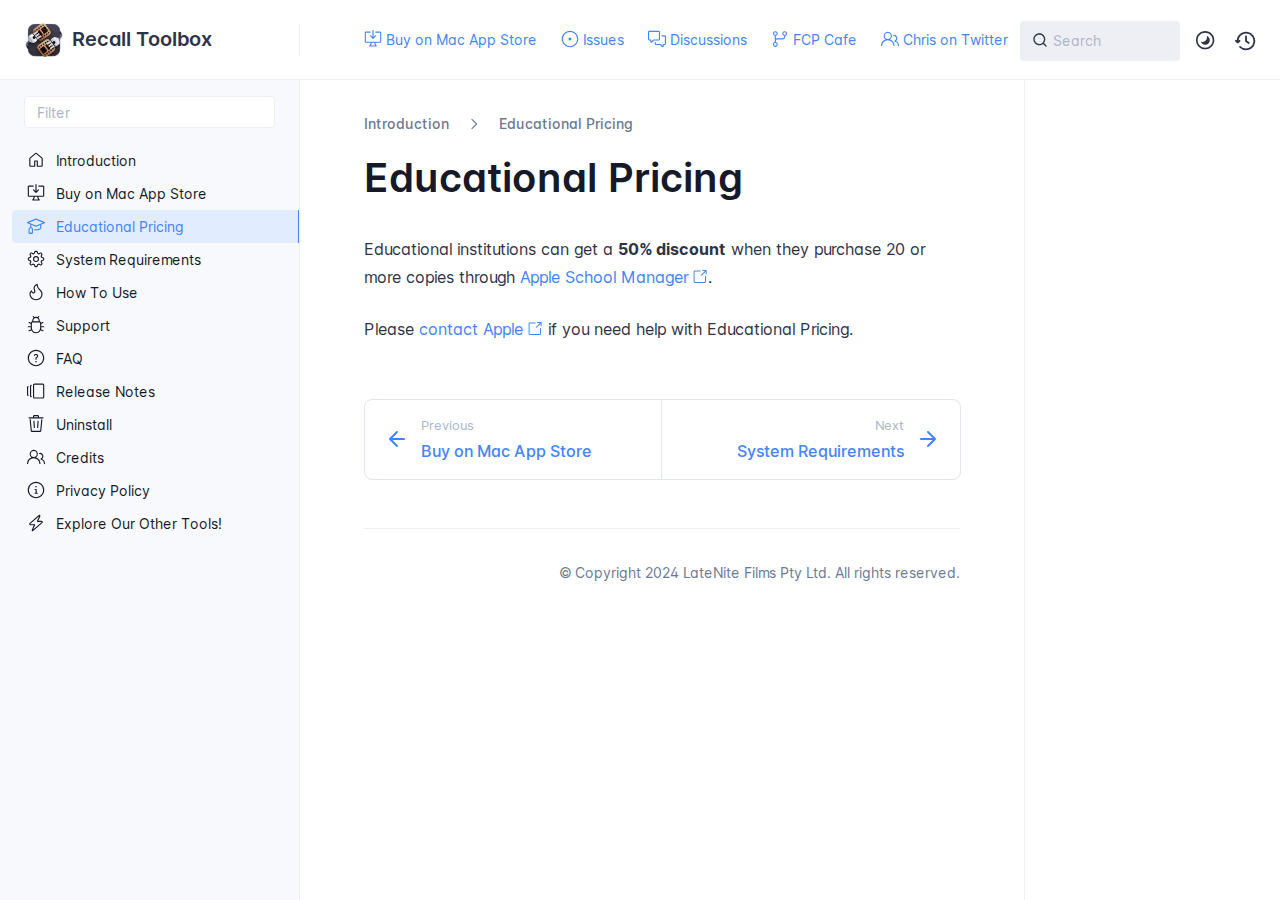
<file: educational/index.html>
<!DOCTYPE html>
<html lang="en" class="h-full">
<head>
    <meta charset="UTF-8">
    <meta name="viewport" content="width=device-width,initial-scale=1">
    <meta name="turbo-cache-control" content="no-cache" data-turbo-track="reload" data-track-token="3.5.0.778978451680">

    <!-- See retype.com -->
    <meta name="generator" content="Retype 3.5.0">

    <!-- Primary Meta Tags -->
    <title>Educational Pricing</title>
    <meta name="title" content="Educational Pricing">
    <meta name="description" content="Educational institutions can get a 50% discount when they purchase 20 or more copies through Apple School Manager">

    <!-- Canonical -->
    <link rel="canonical" href="https://recalltoolbox.io/educational/">

    <!-- Open Graph / Facebook -->
    <meta property="og:type" content="website">
    <meta property="og:url" content="https://recalltoolbox.io/educational/">
    <meta property="og:title" content="Educational Pricing">
    <meta property="og:description" content="Educational institutions can get a 50% discount when they purchase 20 or more copies through Apple School Manager">

    <!-- Twitter -->
    <meta property="twitter:card" content="summary_large_image">
    <meta property="twitter:url" content="https://recalltoolbox.io/educational/">
    <meta property="twitter:title" content="Educational Pricing">
    <meta property="twitter:description" content="Educational institutions can get a 50% discount when they purchase 20 or more copies through Apple School Manager">

    <script data-cfasync="false">(function () { var el = document.documentElement, m = localStorage.getItem("doc_theme"), wm = window.matchMedia; if (m === "dark" || (!m && wm && wm("(prefers-color-scheme: dark)").matches)) { el.classList.add("dark") } else { el.classList.remove("dark") } })();</script>

    <link href="../resources/css/retype.css?v=3.5.0.778978451680" rel="stylesheet">

    <script data-cfasync="false" src="../resources/js/config.js?v=3.5.0.778978451680" data-turbo-eval="false" defer></script>
    <script data-cfasync="false" src="../resources/js/retype.js?v=3.5.0" data-turbo-eval="false" defer></script>
    <script id="lunr-js" data-cfasync="false" src="../resources/js/lunr.js?v=3.5.0.778978451680" data-turbo-eval="false" defer></script>
</head>
<body>
    <div id="docs-app" class="relative text-base antialiased text-gray-700 bg-white font-body dark:bg-dark-850 dark:text-dark-300">
        <div class="absolute bottom-0 left-0 bg-gray-100 dark:bg-dark-800" style="top: 5rem; right: 50%"></div>
    
        <header id="docs-site-header" class="sticky top-0 z-30 flex w-full h-16 bg-white border-b border-gray-200 md:h-20 dark:bg-dark-850 dark:border-dark-650">
            <div class="container relative flex items-center justify-between pr-6 grow md:justify-start">
                <!-- Mobile menu button skeleton -->
                <button v-cloak class="skeleton docs-mobile-menu-button flex items-center justify-center shrink-0 overflow-hidden dark:text-white focus:outline-none rounded-full w-10 h-10 ml-3.5 md:hidden"><svg xmlns="http://www.w3.org/2000/svg" class="mb-px shrink-0" width="24" height="24" viewBox="0 0 24 24" role="presentation" style="margin-bottom: 0px;"><g fill="currentColor"><path d="M2 4h20v2H2zM2 11h20v2H2zM2 18h20v2H2z"></path></g></svg></button>
                <div v-cloak id="docs-sidebar-toggle"></div>
        
                <!-- Logo -->
                <div class="flex items-center justify-between h-full py-2 md:w-75">
                    <div class="flex items-center px-2 md:px-6">
                        <a id="docs-site-logo" href="../" class="flex items-center leading-snug text-xl">
                            <span class="w-10 mr-2 grow-0 shrink-0 overflow-hidden">
                                <img class="max-h-10 dark:hidden md:inline-block" src="../static/logo.png">
                                <img class="max-h-10 hidden dark:inline-block" src="../static/logo.png">
                            </span>
                            <span class="dark:text-white font-semibold line-clamp-1 md:line-clamp-2">Recall Toolbox</span>
                        </a>
                    </div>
        
                    <span class="hidden h-8 border-r md:inline-block dark:border-dark-650"></span>
                </div>
        
                <div class="flex justify-between md:grow">
                    <!-- Top Nav -->
                    <nav class="hidden md:flex">
                        <ul class="flex flex-col mb-4 md:pl-16 md:mb-0 md:flex-row md:items-center">
                            <li class="mr-6">
                                <a class="py-2 md:mb-0 inline-flex items-center text-sm whitespace-nowrap transition-colors duration-200 ease-linear md:text-blue-500 dark:text-blue-400 hover:text-blue-800 dark:hover:text-blue-200" href="../buy/">
                                    <svg xmlns="http://www.w3.org/2000/svg" class="mb-px mr-1" width="18" height="18" viewBox="0 0 24 24" role="presentation">
                                        <g fill="currentColor">
                                            <path d="M11.25 9.331V.75a.75.75 0 0 1 1.5 0v8.58l1.949-2.11A.75.75 0 1 1 15.8 8.237l-3.25 3.52a.75.75 0 0 1-1.102 0l-3.25-3.52A.75.75 0 1 1 9.3 7.22l1.949 2.111Z"/><path d="M2.5 3.75v11.5c0 .138.112.25.25.25h18.5a.25.25 0 0 0 .25-.25V3.75a.25.25 0 0 0-.25-.25h-5.5a.75.75 0 0 1 0-1.5h5.5c.966 0 1.75.784 1.75 1.75v11.5A1.75 1.75 0 0 1 21.25 17h-6.204c.171 1.375.805 2.652 1.769 3.757A.752.752 0 0 1 16.25 22h-8.5a.75.75 0 0 1-.566-1.243c.965-1.105 1.599-2.382 1.77-3.757H2.75A1.75 1.75 0 0 1 1 15.25V3.75C1 2.784 1.784 2 2.75 2h5.5a.75.75 0 0 1 0 1.5h-5.5a.25.25 0 0 0-.25.25ZM10.463 17c-.126 1.266-.564 2.445-1.223 3.5h5.52c-.66-1.055-1.098-2.234-1.223-3.5Z"/>
                                        </g>
                                    </svg>
                                    <span>Buy on Mac App Store</span>
                                </a>
                            </li>
                            <li class="mr-6">
                                <a class="py-2 md:mb-0 inline-flex items-center text-sm whitespace-nowrap transition-colors duration-200 ease-linear md:text-blue-500 dark:text-blue-400 hover:text-blue-800 dark:hover:text-blue-200" href="https://github.com/latenitefilms/recalltoolbox/issues" target="_blank">
                                    <svg xmlns="http://www.w3.org/2000/svg" class="mb-px mr-1" width="18" height="18" viewBox="0 0 24 24" role="presentation">
                                        <g fill="currentColor">
                                            <path d="M12 1c6.075 0 11 4.925 11 11s-4.925 11-11 11S1 18.075 1 12 5.925 1 12 1ZM2.5 12a9.5 9.5 0 0 0 9.5 9.5 9.5 9.5 0 0 0 9.5-9.5A9.5 9.5 0 0 0 12 2.5 9.5 9.5 0 0 0 2.5 12Zm9.5 2a2 2 0 1 1-.001-3.999A2 2 0 0 1 12 14Z"/>
                                        </g>
                                    </svg>
                                    <span>Issues</span>
                                </a>
                            </li>
                            <li class="mr-6">
                                <a class="py-2 md:mb-0 inline-flex items-center text-sm whitespace-nowrap transition-colors duration-200 ease-linear md:text-blue-500 dark:text-blue-400 hover:text-blue-800 dark:hover:text-blue-200" href="https://github.com/latenitefilms/recalltoolbox/discussions" target="_blank">
                                    <svg xmlns="http://www.w3.org/2000/svg" class="mb-px mr-1" width="18" height="18" viewBox="0 0 24 24" role="presentation">
                                        <g fill="currentColor">
                                            <path d="M1.75 1h12.5c.966 0 1.75.784 1.75 1.75v9.5A1.75 1.75 0 0 1 14.25 14H8.061l-2.574 2.573A1.458 1.458 0 0 1 3 15.543V14H1.75A1.75 1.75 0 0 1 0 12.25v-9.5C0 1.784.784 1 1.75 1ZM1.5 2.75v9.5c0 .138.112.25.25.25h2a.75.75 0 0 1 .75.75v2.19l2.72-2.72a.749.749 0 0 1 .53-.22h6.5a.25.25 0 0 0 .25-.25v-9.5a.25.25 0 0 0-.25-.25H1.75a.25.25 0 0 0-.25.25Z"/><path d="M22.5 8.75a.25.25 0 0 0-.25-.25h-3.5a.75.75 0 0 1 0-1.5h3.5c.966 0 1.75.784 1.75 1.75v9.5A1.75 1.75 0 0 1 22.25 20H21v1.543a1.457 1.457 0 0 1-2.487 1.03L15.939 20H10.75A1.75 1.75 0 0 1 9 18.25v-1.465a.75.75 0 0 1 1.5 0v1.465c0 .138.112.25.25.25h5.5a.75.75 0 0 1 .53.22l2.72 2.72v-2.19a.75.75 0 0 1 .75-.75h2a.25.25 0 0 0 .25-.25v-9.5Z"/>
                                        </g>
                                    </svg>
                                    <span>Discussions</span>
                                </a>
                            </li>
                            <li class="mr-6">
                                <a class="py-2 md:mb-0 inline-flex items-center text-sm whitespace-nowrap transition-colors duration-200 ease-linear md:text-blue-500 dark:text-blue-400 hover:text-blue-800 dark:hover:text-blue-200" href="https://fcp.cafe" target="_blank">
                                    <svg xmlns="http://www.w3.org/2000/svg" class="mb-px mr-1" width="18" height="18" viewBox="0 0 24 24" role="presentation">
                                        <g fill="currentColor">
                                            <path d="M15 4.75a3.25 3.25 0 1 1 6.5 0 3.25 3.25 0 0 1-6.5 0ZM2.5 19.25a3.25 3.25 0 1 1 6.5 0 3.25 3.25 0 0 1-6.5 0Zm0-14.5a3.25 3.25 0 1 1 6.5 0 3.25 3.25 0 0 1-6.5 0ZM5.75 6.5a1.75 1.75 0 1 0-.001-3.501A1.75 1.75 0 0 0 5.75 6.5Zm0 14.5a1.75 1.75 0 1 0-.001-3.501A1.75 1.75 0 0 0 5.75 21Zm12.5-14.5a1.75 1.75 0 1 0-.001-3.501A1.75 1.75 0 0 0 18.25 6.5Z"/><path d="M5.75 16.75A.75.75 0 0 1 5 16V8a.75.75 0 0 1 1.5 0v8a.75.75 0 0 1-.75.75Z"/><path d="M17.5 8.75v-1H19v1a3.75 3.75 0 0 1-3.75 3.75h-7a1.75 1.75 0 0 0-1.75 1.75H5A3.25 3.25 0 0 1 8.25 11h7a2.25 2.25 0 0 0 2.25-2.25Z"/>
                                        </g>
                                    </svg>
                                    <span>FCP Cafe</span>
                                </a>
                            </li>
                            <li class="mr-6">
                                <a class="py-2 md:mb-0 inline-flex items-center text-sm whitespace-nowrap transition-colors duration-200 ease-linear md:text-blue-500 dark:text-blue-400 hover:text-blue-800 dark:hover:text-blue-200" href="https://twitter.com/chrisatlatenite" target="_blank">
                                    <svg xmlns="http://www.w3.org/2000/svg" class="mb-px mr-1" width="18" height="18" viewBox="0 0 24 24" role="presentation">
                                        <g fill="currentColor">
                                            <path d="M3.5 8a5.5 5.5 0 1 1 8.596 4.547 9.005 9.005 0 0 1 5.9 8.18.751.751 0 0 1-1.5.045 7.5 7.5 0 0 0-14.993 0 .75.75 0 0 1-1.499-.044 9.005 9.005 0 0 1 5.9-8.181A5.496 5.496 0 0 1 3.5 8ZM9 4a4 4 0 1 0 0 8 4 4 0 0 0 0-8Zm8.29 4c-.148 0-.292.01-.434.03a.75.75 0 1 1-.212-1.484 4.53 4.53 0 0 1 3.38 8.097 6.69 6.69 0 0 1 3.956 6.107.75.75 0 0 1-1.5 0 5.193 5.193 0 0 0-3.696-4.972l-.534-.16v-1.676l.41-.209A3.03 3.03 0 0 0 17.29 8Z"/>
                                        </g>
                                    </svg>
                                    <span>Chris on Twitter</span>
                                </a>
                            </li>
                            <li class="mr-6">
                                <a class="py-2 md:mb-0 inline-flex items-center text-sm whitespace-nowrap transition-colors duration-200 ease-linear md:text-blue-500 dark:text-blue-400 hover:text-blue-800 dark:hover:text-blue-200" href="https://latenitefilms.com" target="_blank">
                                    <svg xmlns="http://www.w3.org/2000/svg" class="mb-px mr-1" width="18" height="18" viewBox="0 0 24 24" role="presentation">
                                        <g fill="currentColor">
                                            <path d="M12 2.5c-3.81 0-6.5 2.743-6.5 6.119 0 1.536.632 2.572 1.425 3.56.172.215.347.422.527.635l.096.112c.21.25.427.508.63.774.404.531.783 1.128.995 1.834a.75.75 0 0 1-1.436.432c-.138-.46-.397-.89-.753-1.357a18.111 18.111 0 0 0-.582-.714l-.092-.11c-.18-.212-.37-.436-.555-.667C4.87 12.016 4 10.651 4 8.618 4 4.363 7.415 1 12 1s8 3.362 8 7.619c0 2.032-.87 3.397-1.755 4.5-.185.23-.375.454-.555.667l-.092.109c-.21.248-.405.481-.582.714-.356.467-.615.898-.753 1.357a.751.751 0 0 1-1.437-.432c.213-.706.592-1.303.997-1.834.202-.266.419-.524.63-.774l.095-.112c.18-.213.355-.42.527-.634.793-.99 1.425-2.025 1.425-3.561C18.5 5.243 15.81 2.5 12 2.5ZM8.75 18h6.5a.75.75 0 0 1 0 1.5h-6.5a.75.75 0 0 1 0-1.5Zm.75 3.75a.75.75 0 0 1 .75-.75h3.5a.75.75 0 0 1 0 1.5h-3.5a.75.75 0 0 1-.75-.75Z"/>
                                        </g>
                                    </svg>
                                    <span>LateNite</span>
                                </a>
                            </li>
        
                        </ul>
                    </nav>
        
                    <!-- Header Right Skeleton -->
                    <div v-cloak class="flex justify-end grow skeleton">
        
                        <!-- Search input mock -->
                        <div class="relative hidden w-40 lg:block lg:max-w-sm lg:ml-auto">
                            <div class="absolute flex items-center justify-center h-full pl-3 dark:text-dark-300">
                                <svg xmlns="http://www.w3.org/2000/svg" class="icon-base" width="16" height="16" viewBox="0 0 24 24" aria-labelledby="icon" role="presentation" style="margin-bottom: 1px;"><g fill="currentColor" ><path d="M21.71 20.29l-3.68-3.68A8.963 8.963 0 0020 11c0-4.96-4.04-9-9-9s-9 4.04-9 9 4.04 9 9 9c2.12 0 4.07-.74 5.61-1.97l3.68 3.68c.2.19.45.29.71.29s.51-.1.71-.29c.39-.39.39-1.03 0-1.42zM4 11c0-3.86 3.14-7 7-7s7 3.14 7 7c0 1.92-.78 3.66-2.04 4.93-.01.01-.02.01-.02.01-.01.01-.01.01-.01.02A6.98 6.98 0 0111 18c-3.86 0-7-3.14-7-7z" ></path></g></svg>
                            </div>
                            <input class="w-full h-10 placeholder-gray-400 transition-colors duration-200 ease-in bg-gray-200 border border-transparent rounded md:text-sm hover:bg-white hover:border-gray-300 focus:outline-none focus:bg-white focus:border-gray-500 dark:bg-dark-600 dark:border-dark-600 dark:placeholder-dark-400" style="padding: 0.625rem 0.75rem 0.625rem 2rem" type="text" placeholder="Search">
                        </div>
        
                        <!-- Mobile search button -->
                        <div class="flex items-center justify-center w-10 h-10 lg:hidden">
                            <svg xmlns="http://www.w3.org/2000/svg" class="shrink-0 icon-base" width="20" height="20" viewBox="0 0 24 24" aria-labelledby="icon" role="presentation" style="margin-bottom: 0px;"><g fill="currentColor" ><path d="M21.71 20.29l-3.68-3.68A8.963 8.963 0 0020 11c0-4.96-4.04-9-9-9s-9 4.04-9 9 4.04 9 9 9c2.12 0 4.07-.74 5.61-1.97l3.68 3.68c.2.19.45.29.71.29s.51-.1.71-.29c.39-.39.39-1.03 0-1.42zM4 11c0-3.86 3.14-7 7-7s7 3.14 7 7c0 1.92-.78 3.66-2.04 4.93-.01.01-.02.01-.02.01-.01.01-.01.01-.01.02A6.98 6.98 0 0111 18c-3.86 0-7-3.14-7-7z" ></path></g></svg>
                        </div>
        
                        <!-- Dark mode switch placeholder -->
                        <div class="w-10 h-10 lg:ml-2"></div>
        
                        <!-- History button -->
                        <div class="flex items-center justify-center w-10 h-10" style="margin-right: -0.625rem;">
                            <svg xmlns="http://www.w3.org/2000/svg" class="shrink-0 icon-base" width="22" height="22" viewBox="0 0 24 24" aria-labelledby="icon" role="presentation" style="margin-bottom: 0px;"><g fill="currentColor" ><g ><path d="M12.01 6.01c-.55 0-1 .45-1 1V12a1 1 0 00.4.8l3 2.22a.985.985 0 001.39-.2.996.996 0 00-.21-1.4l-2.6-1.92V7.01c.02-.55-.43-1-.98-1z"></path><path d="M12.01 1.91c-5.33 0-9.69 4.16-10.05 9.4l-.29-.26a.997.997 0 10-1.34 1.48l1.97 1.79c.19.17.43.26.67.26s.48-.09.67-.26l1.97-1.79a.997.997 0 10-1.34-1.48l-.31.28c.34-4.14 3.82-7.41 8.05-7.41 4.46 0 8.08 3.63 8.08 8.09s-3.63 8.08-8.08 8.08c-2.18 0-4.22-.85-5.75-2.4a.996.996 0 10-1.42 1.4 10.02 10.02 0 007.17 2.99c5.56 0 10.08-4.52 10.08-10.08.01-5.56-4.52-10.09-10.08-10.09z"></path></g></g></svg>
                        </div>
                    </div>
        
                    <div v-cloak class="flex justify-end grow">
                        <div id="docs-mobile-search-button"></div>
                        <doc-search-desktop></doc-search-desktop>
        
                        <doc-theme-switch class="lg:ml-2"></doc-theme-switch>
                        <doc-history></doc-history>
                    </div>
                </div>
            </div>
        </header>
    
        <div class="container relative flex bg-white">
            <!-- Sidebar Skeleton -->
            <div v-cloak class="fixed flex flex-col shrink-0 duration-300 ease-in-out bg-gray-100 border-gray-200 sidebar top-20 w-75 border-r h-screen md:sticky transition-transform skeleton dark:bg-dark-800 dark:border-dark-650">
            
                <!-- Render this div, if config.showSidebarFilter is `true` -->
                <div class="flex items-center h-16 px-6">
                    <input class="w-full h-8 px-3 py-2 transition-colors duration-200 ease-linear bg-white border border-gray-200 rounded shadow-none text-sm focus:outline-none focus:border-gray-600 dark:bg-dark-600 dark:border-dark-600" type="text" placeholder="Filter">
                </div>
            
                <div class="pl-6 mt-1 mb-4">
                    <div class="w-32 h-3 mb-4 bg-gray-200 rounded-full loading dark:bg-dark-600"></div>
                    <div class="w-48 h-3 mb-4 bg-gray-200 rounded-full loading dark:bg-dark-600"></div>
                    <div class="w-40 h-3 mb-4 bg-gray-200 rounded-full loading dark:bg-dark-600"></div>
                    <div class="w-32 h-3 mb-4 bg-gray-200 rounded-full loading dark:bg-dark-600"></div>
                    <div class="w-48 h-3 mb-4 bg-gray-200 rounded-full loading dark:bg-dark-600"></div>
                    <div class="w-40 h-3 mb-4 bg-gray-200 rounded-full loading dark:bg-dark-600"></div>
                </div>
            
            </div>
            
            <!-- Sidebar component -->
            <doc-sidebar v-cloak>
                <template #sidebar-footer>
                    <div class="shrink-0 mt-auto border-t md:bg-transparent md:border-none dark:border-dark-650">
            
                        <div class="py-3 px-6 md:hidden border-b dark:border-dark-650">
                            <nav>
                                <ul class="flex flex-wrap justify-center items-center">
                                    <li class="mr-6">
                                        <a class="block py-1 inline-flex items-center text-sm whitespace-nowrap transition-colors duration-200 ease-linear md:text-blue-500 dark:text-blue-400 hover:text-blue-800 dark:hover:text-blue-200" href="../buy/">
                                            <svg xmlns="http://www.w3.org/2000/svg" class="mb-px mr-1" width="18" height="18" viewBox="0 0 24 24" role="presentation">
                                                <g fill="currentColor">
                                                    <path d="M11.25 9.331V.75a.75.75 0 0 1 1.5 0v8.58l1.949-2.11A.75.75 0 1 1 15.8 8.237l-3.25 3.52a.75.75 0 0 1-1.102 0l-3.25-3.52A.75.75 0 1 1 9.3 7.22l1.949 2.111Z"/><path d="M2.5 3.75v11.5c0 .138.112.25.25.25h18.5a.25.25 0 0 0 .25-.25V3.75a.25.25 0 0 0-.25-.25h-5.5a.75.75 0 0 1 0-1.5h5.5c.966 0 1.75.784 1.75 1.75v11.5A1.75 1.75 0 0 1 21.25 17h-6.204c.171 1.375.805 2.652 1.769 3.757A.752.752 0 0 1 16.25 22h-8.5a.75.75 0 0 1-.566-1.243c.965-1.105 1.599-2.382 1.77-3.757H2.75A1.75 1.75 0 0 1 1 15.25V3.75C1 2.784 1.784 2 2.75 2h5.5a.75.75 0 0 1 0 1.5h-5.5a.25.25 0 0 0-.25.25ZM10.463 17c-.126 1.266-.564 2.445-1.223 3.5h5.52c-.66-1.055-1.098-2.234-1.223-3.5Z"/>
                                                </g>
                                            </svg>
                                            <span>Buy on Mac App Store</span>
                                        </a>
                                    </li>
                                    <li class="mr-6">
                                        <a class="block py-1 inline-flex items-center text-sm whitespace-nowrap transition-colors duration-200 ease-linear md:text-blue-500 dark:text-blue-400 hover:text-blue-800 dark:hover:text-blue-200" href="https://github.com/latenitefilms/recalltoolbox/issues" target="_blank">
                                            <svg xmlns="http://www.w3.org/2000/svg" class="mb-px mr-1" width="18" height="18" viewBox="0 0 24 24" role="presentation">
                                                <g fill="currentColor">
                                                    <path d="M12 1c6.075 0 11 4.925 11 11s-4.925 11-11 11S1 18.075 1 12 5.925 1 12 1ZM2.5 12a9.5 9.5 0 0 0 9.5 9.5 9.5 9.5 0 0 0 9.5-9.5A9.5 9.5 0 0 0 12 2.5 9.5 9.5 0 0 0 2.5 12Zm9.5 2a2 2 0 1 1-.001-3.999A2 2 0 0 1 12 14Z"/>
                                                </g>
                                            </svg>
                                            <span>Issues</span>
                                        </a>
                                    </li>
                                    <li class="mr-6">
                                        <a class="block py-1 inline-flex items-center text-sm whitespace-nowrap transition-colors duration-200 ease-linear md:text-blue-500 dark:text-blue-400 hover:text-blue-800 dark:hover:text-blue-200" href="https://github.com/latenitefilms/recalltoolbox/discussions" target="_blank">
                                            <svg xmlns="http://www.w3.org/2000/svg" class="mb-px mr-1" width="18" height="18" viewBox="0 0 24 24" role="presentation">
                                                <g fill="currentColor">
                                                    <path d="M1.75 1h12.5c.966 0 1.75.784 1.75 1.75v9.5A1.75 1.75 0 0 1 14.25 14H8.061l-2.574 2.573A1.458 1.458 0 0 1 3 15.543V14H1.75A1.75 1.75 0 0 1 0 12.25v-9.5C0 1.784.784 1 1.75 1ZM1.5 2.75v9.5c0 .138.112.25.25.25h2a.75.75 0 0 1 .75.75v2.19l2.72-2.72a.749.749 0 0 1 .53-.22h6.5a.25.25 0 0 0 .25-.25v-9.5a.25.25 0 0 0-.25-.25H1.75a.25.25 0 0 0-.25.25Z"/><path d="M22.5 8.75a.25.25 0 0 0-.25-.25h-3.5a.75.75 0 0 1 0-1.5h3.5c.966 0 1.75.784 1.75 1.75v9.5A1.75 1.75 0 0 1 22.25 20H21v1.543a1.457 1.457 0 0 1-2.487 1.03L15.939 20H10.75A1.75 1.75 0 0 1 9 18.25v-1.465a.75.75 0 0 1 1.5 0v1.465c0 .138.112.25.25.25h5.5a.75.75 0 0 1 .53.22l2.72 2.72v-2.19a.75.75 0 0 1 .75-.75h2a.25.25 0 0 0 .25-.25v-9.5Z"/>
                                                </g>
                                            </svg>
                                            <span>Discussions</span>
                                        </a>
                                    </li>
                                    <li class="mr-6">
                                        <a class="block py-1 inline-flex items-center text-sm whitespace-nowrap transition-colors duration-200 ease-linear md:text-blue-500 dark:text-blue-400 hover:text-blue-800 dark:hover:text-blue-200" href="https://fcp.cafe" target="_blank">
                                            <svg xmlns="http://www.w3.org/2000/svg" class="mb-px mr-1" width="18" height="18" viewBox="0 0 24 24" role="presentation">
                                                <g fill="currentColor">
                                                    <path d="M15 4.75a3.25 3.25 0 1 1 6.5 0 3.25 3.25 0 0 1-6.5 0ZM2.5 19.25a3.25 3.25 0 1 1 6.5 0 3.25 3.25 0 0 1-6.5 0Zm0-14.5a3.25 3.25 0 1 1 6.5 0 3.25 3.25 0 0 1-6.5 0ZM5.75 6.5a1.75 1.75 0 1 0-.001-3.501A1.75 1.75 0 0 0 5.75 6.5Zm0 14.5a1.75 1.75 0 1 0-.001-3.501A1.75 1.75 0 0 0 5.75 21Zm12.5-14.5a1.75 1.75 0 1 0-.001-3.501A1.75 1.75 0 0 0 18.25 6.5Z"/><path d="M5.75 16.75A.75.75 0 0 1 5 16V8a.75.75 0 0 1 1.5 0v8a.75.75 0 0 1-.75.75Z"/><path d="M17.5 8.75v-1H19v1a3.75 3.75 0 0 1-3.75 3.75h-7a1.75 1.75 0 0 0-1.75 1.75H5A3.25 3.25 0 0 1 8.25 11h7a2.25 2.25 0 0 0 2.25-2.25Z"/>
                                                </g>
                                            </svg>
                                            <span>FCP Cafe</span>
                                        </a>
                                    </li>
                                    <li class="mr-6">
                                        <a class="block py-1 inline-flex items-center text-sm whitespace-nowrap transition-colors duration-200 ease-linear md:text-blue-500 dark:text-blue-400 hover:text-blue-800 dark:hover:text-blue-200" href="https://twitter.com/chrisatlatenite" target="_blank">
                                            <svg xmlns="http://www.w3.org/2000/svg" class="mb-px mr-1" width="18" height="18" viewBox="0 0 24 24" role="presentation">
                                                <g fill="currentColor">
                                                    <path d="M3.5 8a5.5 5.5 0 1 1 8.596 4.547 9.005 9.005 0 0 1 5.9 8.18.751.751 0 0 1-1.5.045 7.5 7.5 0 0 0-14.993 0 .75.75 0 0 1-1.499-.044 9.005 9.005 0 0 1 5.9-8.181A5.496 5.496 0 0 1 3.5 8ZM9 4a4 4 0 1 0 0 8 4 4 0 0 0 0-8Zm8.29 4c-.148 0-.292.01-.434.03a.75.75 0 1 1-.212-1.484 4.53 4.53 0 0 1 3.38 8.097 6.69 6.69 0 0 1 3.956 6.107.75.75 0 0 1-1.5 0 5.193 5.193 0 0 0-3.696-4.972l-.534-.16v-1.676l.41-.209A3.03 3.03 0 0 0 17.29 8Z"/>
                                                </g>
                                            </svg>
                                            <span>Chris on Twitter</span>
                                        </a>
                                    </li>
                                    <li class="mr-6">
                                        <a class="block py-1 inline-flex items-center text-sm whitespace-nowrap transition-colors duration-200 ease-linear md:text-blue-500 dark:text-blue-400 hover:text-blue-800 dark:hover:text-blue-200" href="https://latenitefilms.com" target="_blank">
                                            <svg xmlns="http://www.w3.org/2000/svg" class="mb-px mr-1" width="18" height="18" viewBox="0 0 24 24" role="presentation">
                                                <g fill="currentColor">
                                                    <path d="M12 2.5c-3.81 0-6.5 2.743-6.5 6.119 0 1.536.632 2.572 1.425 3.56.172.215.347.422.527.635l.096.112c.21.25.427.508.63.774.404.531.783 1.128.995 1.834a.75.75 0 0 1-1.436.432c-.138-.46-.397-.89-.753-1.357a18.111 18.111 0 0 0-.582-.714l-.092-.11c-.18-.212-.37-.436-.555-.667C4.87 12.016 4 10.651 4 8.618 4 4.363 7.415 1 12 1s8 3.362 8 7.619c0 2.032-.87 3.397-1.755 4.5-.185.23-.375.454-.555.667l-.092.109c-.21.248-.405.481-.582.714-.356.467-.615.898-.753 1.357a.751.751 0 0 1-1.437-.432c.213-.706.592-1.303.997-1.834.202-.266.419-.524.63-.774l.095-.112c.18-.213.355-.42.527-.634.793-.99 1.425-2.025 1.425-3.561C18.5 5.243 15.81 2.5 12 2.5ZM8.75 18h6.5a.75.75 0 0 1 0 1.5h-6.5a.75.75 0 0 1 0-1.5Zm.75 3.75a.75.75 0 0 1 .75-.75h3.5a.75.75 0 0 1 0 1.5h-3.5a.75.75 0 0 1-.75-.75Z"/>
                                                </g>
                                            </svg>
                                            <span>LateNite</span>
                                        </a>
                                    </li>
            
                                </ul>
                            </nav>
                        </div>
                    </div>
                </template>
            </doc-sidebar>
    
            <div class="grow min-w-0 dark:bg-dark-850">
                <!-- Render "toolbar" template here on api pages --><!-- Render page content -->
                <div class="flex">
                    <div class="min-w-0 p-4 grow md:px-16">
                        <main class="relative pb-12 lg:pt-2">
                            <div class="docs-markdown" id="docs-content">
                                <!-- Rendered if sidebar right is enabled -->
                                <div id="docs-sidebar-right-toggle"></div>
                                <nav class="breadcrumb" aria-label="Breadcrumb">
                                    <ol role="list">
                                        <li class="pr-4">
                                            <a href="../" class="pr-4">
                                                Introduction
                                            </a>
                                            <svg xmlns="http://www.w3.org/2000/svg" fill="currentColor" width="18" height="18" viewBox="0 0 24 24" aria-hidden="true">
                                                <path d="M8.72 18.78a.75.75 0 0 1 0-1.06L14.44 12 8.72 6.28a.751.751 0 0 1 .018-1.042.751.751 0 0 1 1.042-.018l6.25 6.25a.75.75 0 0 1 0 1.06l-6.25 6.25a.75.75 0 0 1-1.06 0Z"/>
                                            </svg>
                                        </li>
                                        <li class="pr-4">
                                            <a href="../educational/" class="pr-4">
                                                Educational Pricing
                                            </a>
                                        </li>
                                    </ol>
                                </nav>
                
                                <!-- Page content  -->
<doc-anchor-target id="educational-pricing" class="break-words">
    <h1>
        <doc-anchor-trigger class="header-anchor-trigger" to="#educational-pricing">#</doc-anchor-trigger>
        <span>Educational Pricing</span>
    </h1>
</doc-anchor-target>
<p>Educational institutions can get a <strong>50% discount</strong> when they purchase 20 or more copies through <a href="https://support.apple.com/en-au/guide/apple-school-manager/welcome/web" class="outbound" target="_blank"><span>Apple School Manager</span><svg xmlns="http://www.w3.org/2000/svg" class="docs-icon ml-1" viewBox="0 0 24 24" role="presentation"><g fill="currentColor"><path d="M15.5 2.25a.75.75 0 0 1 .75-.75h5.5a.75.75 0 0 1 .75.75v5.5a.75.75 0 0 1-1.5 0V4.06l-6.22 6.22a.75.75 0 1 1-1.06-1.06L19.94 3h-3.69a.75.75 0 0 1-.75-.75Z"/><path d="M2.5 4.25c0-.966.784-1.75 1.75-1.75h8.5a.75.75 0 0 1 0 1.5h-8.5a.25.25 0 0 0-.25.25v15.5c0 .138.112.25.25.25h15.5a.25.25 0 0 0 .25-.25v-8.5a.75.75 0 0 1 1.5 0v8.5a1.75 1.75 0 0 1-1.75 1.75H4.25a1.75 1.75 0 0 1-1.75-1.75V4.25Z"/></g></svg></a>.</p>
<p>Please <a href="https://support.apple.com/contact" class="outbound" target="_blank"><span>contact Apple</span><svg xmlns="http://www.w3.org/2000/svg" class="docs-icon ml-1" viewBox="0 0 24 24" role="presentation"><g fill="currentColor"><path d="M15.5 2.25a.75.75 0 0 1 .75-.75h5.5a.75.75 0 0 1 .75.75v5.5a.75.75 0 0 1-1.5 0V4.06l-6.22 6.22a.75.75 0 1 1-1.06-1.06L19.94 3h-3.69a.75.75 0 0 1-.75-.75Z"/><path d="M2.5 4.25c0-.966.784-1.75 1.75-1.75h8.5a.75.75 0 0 1 0 1.5h-8.5a.25.25 0 0 0-.25.25v15.5c0 .138.112.25.25.25h15.5a.25.25 0 0 0 .25-.25v-8.5a.75.75 0 0 1 1.5 0v8.5a1.75 1.75 0 0 1-1.75 1.75H4.25a1.75 1.75 0 0 1-1.75-1.75V4.25Z"/></g></svg></a> if you need help with Educational Pricing.</p>

                                
                                <!-- Required only on API pages -->
                                <doc-toolbar-member-filter-no-results></doc-toolbar-member-filter-no-results>
                            </div>
                            <footer class="clear-both">
                            
                                <nav class="flex mt-14">
                                    <div class="w-1/2">
                                        <a class="px-5 py-4 h-full flex items-center break-normal font-medium text-blue-500 dark:text-blue-400 border border-gray-300 hover:border-gray-400 dark:border-dark-650 dark:hover:border-dark-450 rounded-l-lg transition-colors duration-150 relative hover:z-5" href="../buy/">
                                            <svg xmlns="http://www.w3.org/2000/svg" class="mr-3" width="24" height="24" viewBox="0 0 24 24" fill="currentColor" overflow="visible"><path d="M19 11H7.41l5.29-5.29a.996.996 0 10-1.41-1.41l-7 7a1 1 0 000 1.42l7 7a1.024 1.024 0 001.42-.01.996.996 0 000-1.41L7.41 13H19c.55 0 1-.45 1-1s-.45-1-1-1z" /><path fill="none" d="M0 0h24v24H0z" /></svg>
                                            <span>
                                                <span class="block text-xs font-normal text-gray-400 dark:text-dark-400">Previous</span>
                                                <span class="block mt-1">Buy on Mac App Store</span>
                                            </span>
                                        </a>
                                    </div>
                            
                                    <div class="w-1/2">
                                        <a class="px-5 py-4 -mx-px h-full flex items-center justify-end break-normal font-medium text-blue-500 dark:text-blue-400 border border-gray-300 hover:border-gray-400 dark:border-dark-650 dark:hover:border-dark-450 rounded-r-lg transition-colors duration-150 relative hover:z-5" href="../system-requirements/">
                                            <span>
                                                <span class="block text-xs font-normal text-right text-gray-400 dark:text-dark-400">Next</span>
                                                <span class="block mt-1">System Requirements</span>
                                            </span>
                                            <svg xmlns="http://www.w3.org/2000/svg" class="ml-3" width="24" height="24" viewBox="0 0 24 24" fill="currentColor" overflow="visible"><path d="M19.92 12.38a1 1 0 00-.22-1.09l-7-7a.996.996 0 10-1.41 1.41l5.3 5.3H5c-.55 0-1 .45-1 1s.45 1 1 1h11.59l-5.29 5.29a.996.996 0 000 1.41c.19.2.44.3.7.3s.51-.1.71-.29l7-7c.09-.09.16-.21.21-.33z" /><path fill="none" d="M0 0h24v24H0z" /></svg>
                                        </a>
                                    </div>
                                </nav>
                            </footer>
                        </main>
                
                        <div class="border-t dark:border-dark-650 pt-6 mb-8">
                            <footer class="flex flex-wrap items-center justify-between">
                                <div>
                                    <ul class="flex flex-wrap items-center text-sm">
                                    </ul>
                                </div>
                                <div class="docs-copyright py-2 text-gray-500 dark:text-dark-350 text-sm leading-relaxed"><p>© Copyright 2024 LateNite Films Pty Ltd. All rights reserved.</p></div>
                            </footer>
                        </div>
                    </div>
                
                    <!-- Rendered if sidebar right is enabled -->
                    <!-- Sidebar right skeleton-->
                    <div v-cloak class="fixed top-0 bottom-0 right-0 translate-x-full bg-white border-gray-200 lg:sticky lg:border-l lg:shrink-0 lg:pt-6 lg:transform-none sm:w-1/2 lg:w-64 lg:z-0 md:w-104 sidebar-right skeleton dark:bg-dark-850 dark:border-dark-650">
                        <div class="pl-5">
                            <div class="w-32 h-3 mb-4 bg-gray-200 dark:bg-dark-600 rounded-full loading"></div>
                            <div class="w-48 h-3 mb-4 bg-gray-200 dark:bg-dark-600 rounded-full loading"></div>
                            <div class="w-40 h-3 mb-4 bg-gray-200 dark:bg-dark-600 rounded-full loading"></div>
                        </div>
                    </div>
                
                    <!-- User should be able to hide sidebar right -->
                    <doc-sidebar-right v-cloak></doc-sidebar-right>
                </div>

            </div>
        </div>
    
        <doc-search-mobile></doc-search-mobile>
        <doc-back-to-top></doc-back-to-top>
    </div>


    <div id="docs-overlay-target"></div>

    <script data-cfasync="false">window.__DOCS__ = { "title": "Educational Pricing", level: 1, icon: "file", hasPrism: false, hasMermaid: false, hasMath: false, tocDepth: 23 }</script>
</body>
</html>
</file>
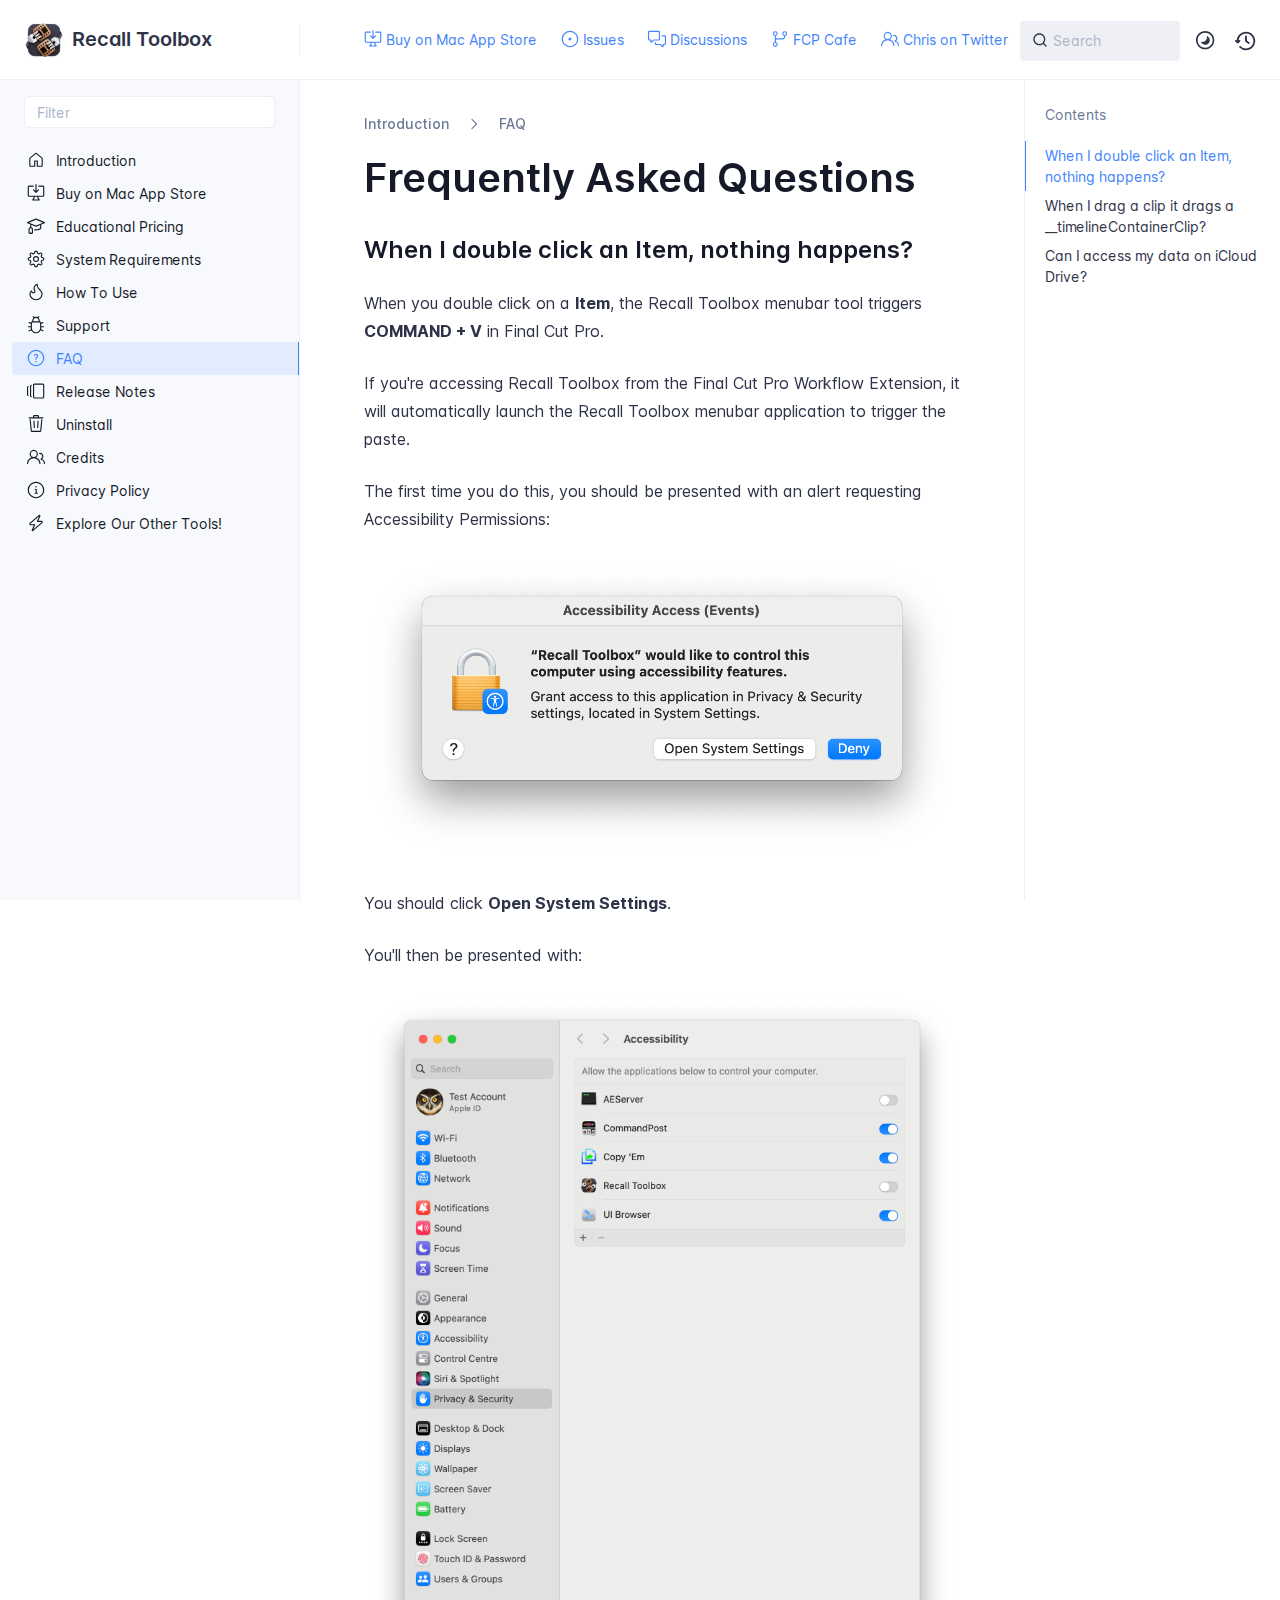
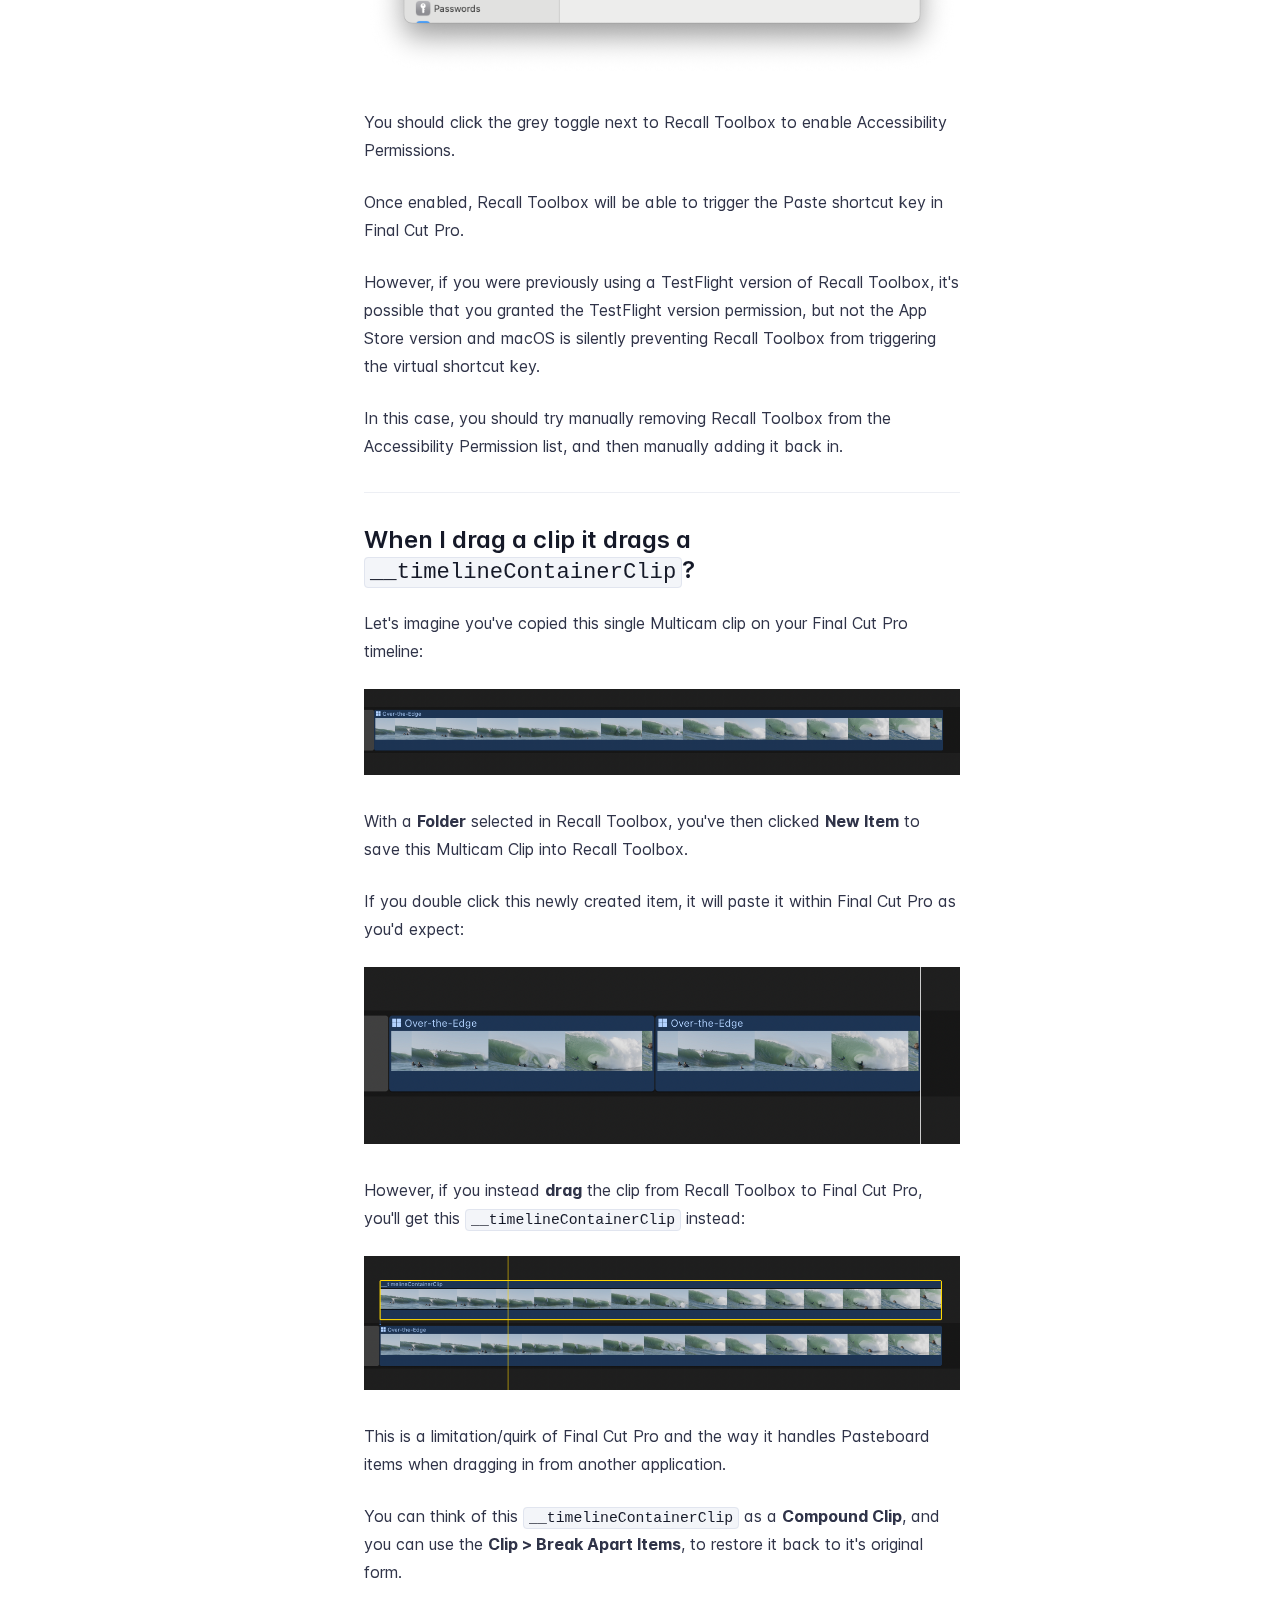
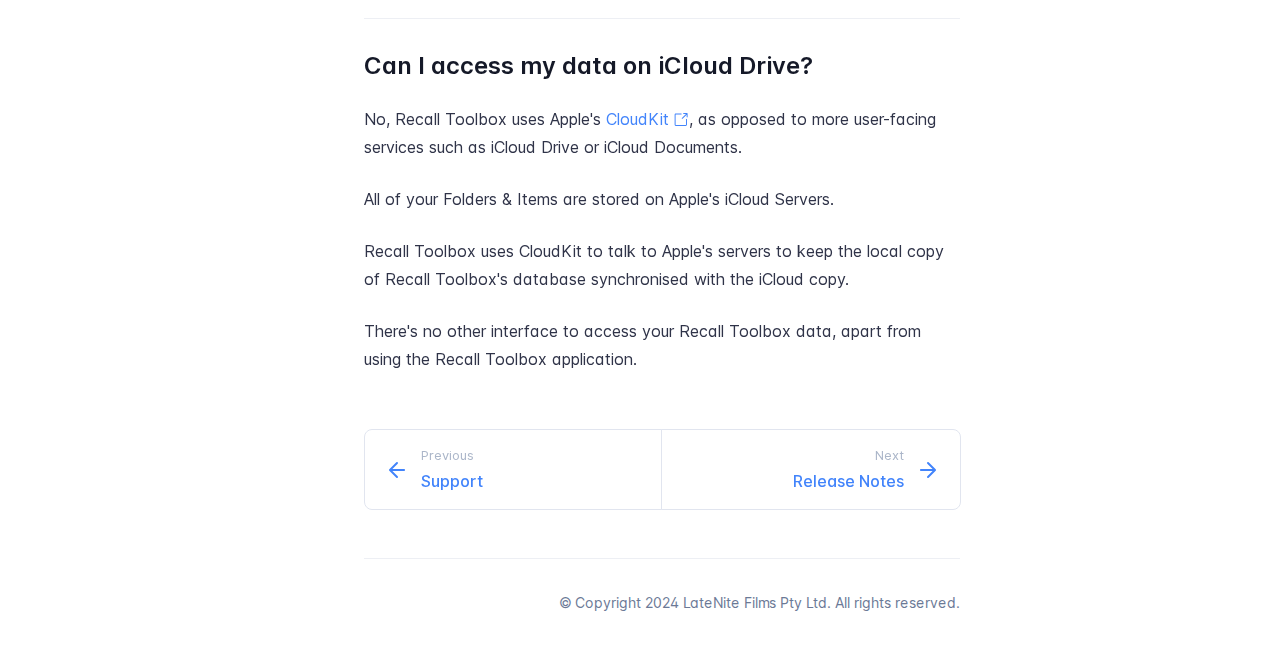
<file: faq/index.html>
<!DOCTYPE html>
<html lang="en" class="h-full">
<head>
    <meta charset="UTF-8">
    <meta name="viewport" content="width=device-width,initial-scale=1">
    <meta name="turbo-cache-control" content="no-cache" data-turbo-track="reload" data-track-token="3.5.0.778978451680">

    <!-- See retype.com -->
    <meta name="generator" content="Retype 3.5.0">

    <!-- Primary Meta Tags -->
    <title>Frequently Asked Questions</title>
    <meta name="title" content="Frequently Asked Questions">
    <meta name="description" content="When you double click on a Item, the Recall Toolbox menubar tool triggers COMMAND + V in Final Cut Pro.">

    <!-- Canonical -->
    <link rel="canonical" href="https://recalltoolbox.io/faq/">

    <!-- Open Graph / Facebook -->
    <meta property="og:type" content="website">
    <meta property="og:url" content="https://recalltoolbox.io/faq/">
    <meta property="og:title" content="Frequently Asked Questions">
    <meta property="og:description" content="When you double click on a Item, the Recall Toolbox menubar tool triggers COMMAND + V in Final Cut Pro.">
    <meta property="og:image" content="https://recalltoolbox.io/static/accessibility-permission.png">

    <!-- Twitter -->
    <meta property="twitter:card" content="summary_large_image">
    <meta property="twitter:url" content="https://recalltoolbox.io/faq/">
    <meta property="twitter:title" content="Frequently Asked Questions">
    <meta property="twitter:description" content="When you double click on a Item, the Recall Toolbox menubar tool triggers COMMAND + V in Final Cut Pro.">
    <meta property="twitter:image" content="https://recalltoolbox.io/static/accessibility-permission.png">

    <script data-cfasync="false">(function () { var el = document.documentElement, m = localStorage.getItem("doc_theme"), wm = window.matchMedia; if (m === "dark" || (!m && wm && wm("(prefers-color-scheme: dark)").matches)) { el.classList.add("dark") } else { el.classList.remove("dark") } })();</script>

    <link href="../resources/css/retype.css?v=3.5.0.778978451680" rel="stylesheet">

    <script data-cfasync="false" src="../resources/js/config.js?v=3.5.0.778978451680" data-turbo-eval="false" defer></script>
    <script data-cfasync="false" src="../resources/js/retype.js?v=3.5.0" data-turbo-eval="false" defer></script>
    <script id="lunr-js" data-cfasync="false" src="../resources/js/lunr.js?v=3.5.0.778978451680" data-turbo-eval="false" defer></script>
</head>
<body>
    <div id="docs-app" class="relative text-base antialiased text-gray-700 bg-white font-body dark:bg-dark-850 dark:text-dark-300">
        <div class="absolute bottom-0 left-0 bg-gray-100 dark:bg-dark-800" style="top: 5rem; right: 50%"></div>
    
        <header id="docs-site-header" class="sticky top-0 z-30 flex w-full h-16 bg-white border-b border-gray-200 md:h-20 dark:bg-dark-850 dark:border-dark-650">
            <div class="container relative flex items-center justify-between pr-6 grow md:justify-start">
                <!-- Mobile menu button skeleton -->
                <button v-cloak class="skeleton docs-mobile-menu-button flex items-center justify-center shrink-0 overflow-hidden dark:text-white focus:outline-none rounded-full w-10 h-10 ml-3.5 md:hidden"><svg xmlns="http://www.w3.org/2000/svg" class="mb-px shrink-0" width="24" height="24" viewBox="0 0 24 24" role="presentation" style="margin-bottom: 0px;"><g fill="currentColor"><path d="M2 4h20v2H2zM2 11h20v2H2zM2 18h20v2H2z"></path></g></svg></button>
                <div v-cloak id="docs-sidebar-toggle"></div>
        
                <!-- Logo -->
                <div class="flex items-center justify-between h-full py-2 md:w-75">
                    <div class="flex items-center px-2 md:px-6">
                        <a id="docs-site-logo" href="../" class="flex items-center leading-snug text-xl">
                            <span class="w-10 mr-2 grow-0 shrink-0 overflow-hidden">
                                <img class="max-h-10 dark:hidden md:inline-block" src="../static/logo.png">
                                <img class="max-h-10 hidden dark:inline-block" src="../static/logo.png">
                            </span>
                            <span class="dark:text-white font-semibold line-clamp-1 md:line-clamp-2">Recall Toolbox</span>
                        </a>
                    </div>
        
                    <span class="hidden h-8 border-r md:inline-block dark:border-dark-650"></span>
                </div>
        
                <div class="flex justify-between md:grow">
                    <!-- Top Nav -->
                    <nav class="hidden md:flex">
                        <ul class="flex flex-col mb-4 md:pl-16 md:mb-0 md:flex-row md:items-center">
                            <li class="mr-6">
                                <a class="py-2 md:mb-0 inline-flex items-center text-sm whitespace-nowrap transition-colors duration-200 ease-linear md:text-blue-500 dark:text-blue-400 hover:text-blue-800 dark:hover:text-blue-200" href="../buy/">
                                    <svg xmlns="http://www.w3.org/2000/svg" class="mb-px mr-1" width="18" height="18" viewBox="0 0 24 24" role="presentation">
                                        <g fill="currentColor">
                                            <path d="M11.25 9.331V.75a.75.75 0 0 1 1.5 0v8.58l1.949-2.11A.75.75 0 1 1 15.8 8.237l-3.25 3.52a.75.75 0 0 1-1.102 0l-3.25-3.52A.75.75 0 1 1 9.3 7.22l1.949 2.111Z"/><path d="M2.5 3.75v11.5c0 .138.112.25.25.25h18.5a.25.25 0 0 0 .25-.25V3.75a.25.25 0 0 0-.25-.25h-5.5a.75.75 0 0 1 0-1.5h5.5c.966 0 1.75.784 1.75 1.75v11.5A1.75 1.75 0 0 1 21.25 17h-6.204c.171 1.375.805 2.652 1.769 3.757A.752.752 0 0 1 16.25 22h-8.5a.75.75 0 0 1-.566-1.243c.965-1.105 1.599-2.382 1.77-3.757H2.75A1.75 1.75 0 0 1 1 15.25V3.75C1 2.784 1.784 2 2.75 2h5.5a.75.75 0 0 1 0 1.5h-5.5a.25.25 0 0 0-.25.25ZM10.463 17c-.126 1.266-.564 2.445-1.223 3.5h5.52c-.66-1.055-1.098-2.234-1.223-3.5Z"/>
                                        </g>
                                    </svg>
                                    <span>Buy on Mac App Store</span>
                                </a>
                            </li>
                            <li class="mr-6">
                                <a class="py-2 md:mb-0 inline-flex items-center text-sm whitespace-nowrap transition-colors duration-200 ease-linear md:text-blue-500 dark:text-blue-400 hover:text-blue-800 dark:hover:text-blue-200" href="https://github.com/latenitefilms/recalltoolbox/issues" target="_blank">
                                    <svg xmlns="http://www.w3.org/2000/svg" class="mb-px mr-1" width="18" height="18" viewBox="0 0 24 24" role="presentation">
                                        <g fill="currentColor">
                                            <path d="M12 1c6.075 0 11 4.925 11 11s-4.925 11-11 11S1 18.075 1 12 5.925 1 12 1ZM2.5 12a9.5 9.5 0 0 0 9.5 9.5 9.5 9.5 0 0 0 9.5-9.5A9.5 9.5 0 0 0 12 2.5 9.5 9.5 0 0 0 2.5 12Zm9.5 2a2 2 0 1 1-.001-3.999A2 2 0 0 1 12 14Z"/>
                                        </g>
                                    </svg>
                                    <span>Issues</span>
                                </a>
                            </li>
                            <li class="mr-6">
                                <a class="py-2 md:mb-0 inline-flex items-center text-sm whitespace-nowrap transition-colors duration-200 ease-linear md:text-blue-500 dark:text-blue-400 hover:text-blue-800 dark:hover:text-blue-200" href="https://github.com/latenitefilms/recalltoolbox/discussions" target="_blank">
                                    <svg xmlns="http://www.w3.org/2000/svg" class="mb-px mr-1" width="18" height="18" viewBox="0 0 24 24" role="presentation">
                                        <g fill="currentColor">
                                            <path d="M1.75 1h12.5c.966 0 1.75.784 1.75 1.75v9.5A1.75 1.75 0 0 1 14.25 14H8.061l-2.574 2.573A1.458 1.458 0 0 1 3 15.543V14H1.75A1.75 1.75 0 0 1 0 12.25v-9.5C0 1.784.784 1 1.75 1ZM1.5 2.75v9.5c0 .138.112.25.25.25h2a.75.75 0 0 1 .75.75v2.19l2.72-2.72a.749.749 0 0 1 .53-.22h6.5a.25.25 0 0 0 .25-.25v-9.5a.25.25 0 0 0-.25-.25H1.75a.25.25 0 0 0-.25.25Z"/><path d="M22.5 8.75a.25.25 0 0 0-.25-.25h-3.5a.75.75 0 0 1 0-1.5h3.5c.966 0 1.75.784 1.75 1.75v9.5A1.75 1.75 0 0 1 22.25 20H21v1.543a1.457 1.457 0 0 1-2.487 1.03L15.939 20H10.75A1.75 1.75 0 0 1 9 18.25v-1.465a.75.75 0 0 1 1.5 0v1.465c0 .138.112.25.25.25h5.5a.75.75 0 0 1 .53.22l2.72 2.72v-2.19a.75.75 0 0 1 .75-.75h2a.25.25 0 0 0 .25-.25v-9.5Z"/>
                                        </g>
                                    </svg>
                                    <span>Discussions</span>
                                </a>
                            </li>
                            <li class="mr-6">
                                <a class="py-2 md:mb-0 inline-flex items-center text-sm whitespace-nowrap transition-colors duration-200 ease-linear md:text-blue-500 dark:text-blue-400 hover:text-blue-800 dark:hover:text-blue-200" href="https://fcp.cafe" target="_blank">
                                    <svg xmlns="http://www.w3.org/2000/svg" class="mb-px mr-1" width="18" height="18" viewBox="0 0 24 24" role="presentation">
                                        <g fill="currentColor">
                                            <path d="M15 4.75a3.25 3.25 0 1 1 6.5 0 3.25 3.25 0 0 1-6.5 0ZM2.5 19.25a3.25 3.25 0 1 1 6.5 0 3.25 3.25 0 0 1-6.5 0Zm0-14.5a3.25 3.25 0 1 1 6.5 0 3.25 3.25 0 0 1-6.5 0ZM5.75 6.5a1.75 1.75 0 1 0-.001-3.501A1.75 1.75 0 0 0 5.75 6.5Zm0 14.5a1.75 1.75 0 1 0-.001-3.501A1.75 1.75 0 0 0 5.75 21Zm12.5-14.5a1.75 1.75 0 1 0-.001-3.501A1.75 1.75 0 0 0 18.25 6.5Z"/><path d="M5.75 16.75A.75.75 0 0 1 5 16V8a.75.75 0 0 1 1.5 0v8a.75.75 0 0 1-.75.75Z"/><path d="M17.5 8.75v-1H19v1a3.75 3.75 0 0 1-3.75 3.75h-7a1.75 1.75 0 0 0-1.75 1.75H5A3.25 3.25 0 0 1 8.25 11h7a2.25 2.25 0 0 0 2.25-2.25Z"/>
                                        </g>
                                    </svg>
                                    <span>FCP Cafe</span>
                                </a>
                            </li>
                            <li class="mr-6">
                                <a class="py-2 md:mb-0 inline-flex items-center text-sm whitespace-nowrap transition-colors duration-200 ease-linear md:text-blue-500 dark:text-blue-400 hover:text-blue-800 dark:hover:text-blue-200" href="https://twitter.com/chrisatlatenite" target="_blank">
                                    <svg xmlns="http://www.w3.org/2000/svg" class="mb-px mr-1" width="18" height="18" viewBox="0 0 24 24" role="presentation">
                                        <g fill="currentColor">
                                            <path d="M3.5 8a5.5 5.5 0 1 1 8.596 4.547 9.005 9.005 0 0 1 5.9 8.18.751.751 0 0 1-1.5.045 7.5 7.5 0 0 0-14.993 0 .75.75 0 0 1-1.499-.044 9.005 9.005 0 0 1 5.9-8.181A5.496 5.496 0 0 1 3.5 8ZM9 4a4 4 0 1 0 0 8 4 4 0 0 0 0-8Zm8.29 4c-.148 0-.292.01-.434.03a.75.75 0 1 1-.212-1.484 4.53 4.53 0 0 1 3.38 8.097 6.69 6.69 0 0 1 3.956 6.107.75.75 0 0 1-1.5 0 5.193 5.193 0 0 0-3.696-4.972l-.534-.16v-1.676l.41-.209A3.03 3.03 0 0 0 17.29 8Z"/>
                                        </g>
                                    </svg>
                                    <span>Chris on Twitter</span>
                                </a>
                            </li>
                            <li class="mr-6">
                                <a class="py-2 md:mb-0 inline-flex items-center text-sm whitespace-nowrap transition-colors duration-200 ease-linear md:text-blue-500 dark:text-blue-400 hover:text-blue-800 dark:hover:text-blue-200" href="https://latenitefilms.com" target="_blank">
                                    <svg xmlns="http://www.w3.org/2000/svg" class="mb-px mr-1" width="18" height="18" viewBox="0 0 24 24" role="presentation">
                                        <g fill="currentColor">
                                            <path d="M12 2.5c-3.81 0-6.5 2.743-6.5 6.119 0 1.536.632 2.572 1.425 3.56.172.215.347.422.527.635l.096.112c.21.25.427.508.63.774.404.531.783 1.128.995 1.834a.75.75 0 0 1-1.436.432c-.138-.46-.397-.89-.753-1.357a18.111 18.111 0 0 0-.582-.714l-.092-.11c-.18-.212-.37-.436-.555-.667C4.87 12.016 4 10.651 4 8.618 4 4.363 7.415 1 12 1s8 3.362 8 7.619c0 2.032-.87 3.397-1.755 4.5-.185.23-.375.454-.555.667l-.092.109c-.21.248-.405.481-.582.714-.356.467-.615.898-.753 1.357a.751.751 0 0 1-1.437-.432c.213-.706.592-1.303.997-1.834.202-.266.419-.524.63-.774l.095-.112c.18-.213.355-.42.527-.634.793-.99 1.425-2.025 1.425-3.561C18.5 5.243 15.81 2.5 12 2.5ZM8.75 18h6.5a.75.75 0 0 1 0 1.5h-6.5a.75.75 0 0 1 0-1.5Zm.75 3.75a.75.75 0 0 1 .75-.75h3.5a.75.75 0 0 1 0 1.5h-3.5a.75.75 0 0 1-.75-.75Z"/>
                                        </g>
                                    </svg>
                                    <span>LateNite</span>
                                </a>
                            </li>
        
                        </ul>
                    </nav>
        
                    <!-- Header Right Skeleton -->
                    <div v-cloak class="flex justify-end grow skeleton">
        
                        <!-- Search input mock -->
                        <div class="relative hidden w-40 lg:block lg:max-w-sm lg:ml-auto">
                            <div class="absolute flex items-center justify-center h-full pl-3 dark:text-dark-300">
                                <svg xmlns="http://www.w3.org/2000/svg" class="icon-base" width="16" height="16" viewBox="0 0 24 24" aria-labelledby="icon" role="presentation" style="margin-bottom: 1px;"><g fill="currentColor" ><path d="M21.71 20.29l-3.68-3.68A8.963 8.963 0 0020 11c0-4.96-4.04-9-9-9s-9 4.04-9 9 4.04 9 9 9c2.12 0 4.07-.74 5.61-1.97l3.68 3.68c.2.19.45.29.71.29s.51-.1.71-.29c.39-.39.39-1.03 0-1.42zM4 11c0-3.86 3.14-7 7-7s7 3.14 7 7c0 1.92-.78 3.66-2.04 4.93-.01.01-.02.01-.02.01-.01.01-.01.01-.01.02A6.98 6.98 0 0111 18c-3.86 0-7-3.14-7-7z" ></path></g></svg>
                            </div>
                            <input class="w-full h-10 placeholder-gray-400 transition-colors duration-200 ease-in bg-gray-200 border border-transparent rounded md:text-sm hover:bg-white hover:border-gray-300 focus:outline-none focus:bg-white focus:border-gray-500 dark:bg-dark-600 dark:border-dark-600 dark:placeholder-dark-400" style="padding: 0.625rem 0.75rem 0.625rem 2rem" type="text" placeholder="Search">
                        </div>
        
                        <!-- Mobile search button -->
                        <div class="flex items-center justify-center w-10 h-10 lg:hidden">
                            <svg xmlns="http://www.w3.org/2000/svg" class="shrink-0 icon-base" width="20" height="20" viewBox="0 0 24 24" aria-labelledby="icon" role="presentation" style="margin-bottom: 0px;"><g fill="currentColor" ><path d="M21.71 20.29l-3.68-3.68A8.963 8.963 0 0020 11c0-4.96-4.04-9-9-9s-9 4.04-9 9 4.04 9 9 9c2.12 0 4.07-.74 5.61-1.97l3.68 3.68c.2.19.45.29.71.29s.51-.1.71-.29c.39-.39.39-1.03 0-1.42zM4 11c0-3.86 3.14-7 7-7s7 3.14 7 7c0 1.92-.78 3.66-2.04 4.93-.01.01-.02.01-.02.01-.01.01-.01.01-.01.02A6.98 6.98 0 0111 18c-3.86 0-7-3.14-7-7z" ></path></g></svg>
                        </div>
        
                        <!-- Dark mode switch placeholder -->
                        <div class="w-10 h-10 lg:ml-2"></div>
        
                        <!-- History button -->
                        <div class="flex items-center justify-center w-10 h-10" style="margin-right: -0.625rem;">
                            <svg xmlns="http://www.w3.org/2000/svg" class="shrink-0 icon-base" width="22" height="22" viewBox="0 0 24 24" aria-labelledby="icon" role="presentation" style="margin-bottom: 0px;"><g fill="currentColor" ><g ><path d="M12.01 6.01c-.55 0-1 .45-1 1V12a1 1 0 00.4.8l3 2.22a.985.985 0 001.39-.2.996.996 0 00-.21-1.4l-2.6-1.92V7.01c.02-.55-.43-1-.98-1z"></path><path d="M12.01 1.91c-5.33 0-9.69 4.16-10.05 9.4l-.29-.26a.997.997 0 10-1.34 1.48l1.97 1.79c.19.17.43.26.67.26s.48-.09.67-.26l1.97-1.79a.997.997 0 10-1.34-1.48l-.31.28c.34-4.14 3.82-7.41 8.05-7.41 4.46 0 8.08 3.63 8.08 8.09s-3.63 8.08-8.08 8.08c-2.18 0-4.22-.85-5.75-2.4a.996.996 0 10-1.42 1.4 10.02 10.02 0 007.17 2.99c5.56 0 10.08-4.52 10.08-10.08.01-5.56-4.52-10.09-10.08-10.09z"></path></g></g></svg>
                        </div>
                    </div>
        
                    <div v-cloak class="flex justify-end grow">
                        <div id="docs-mobile-search-button"></div>
                        <doc-search-desktop></doc-search-desktop>
        
                        <doc-theme-switch class="lg:ml-2"></doc-theme-switch>
                        <doc-history></doc-history>
                    </div>
                </div>
            </div>
        </header>
    
        <div class="container relative flex bg-white">
            <!-- Sidebar Skeleton -->
            <div v-cloak class="fixed flex flex-col shrink-0 duration-300 ease-in-out bg-gray-100 border-gray-200 sidebar top-20 w-75 border-r h-screen md:sticky transition-transform skeleton dark:bg-dark-800 dark:border-dark-650">
            
                <!-- Render this div, if config.showSidebarFilter is `true` -->
                <div class="flex items-center h-16 px-6">
                    <input class="w-full h-8 px-3 py-2 transition-colors duration-200 ease-linear bg-white border border-gray-200 rounded shadow-none text-sm focus:outline-none focus:border-gray-600 dark:bg-dark-600 dark:border-dark-600" type="text" placeholder="Filter">
                </div>
            
                <div class="pl-6 mt-1 mb-4">
                    <div class="w-32 h-3 mb-4 bg-gray-200 rounded-full loading dark:bg-dark-600"></div>
                    <div class="w-48 h-3 mb-4 bg-gray-200 rounded-full loading dark:bg-dark-600"></div>
                    <div class="w-40 h-3 mb-4 bg-gray-200 rounded-full loading dark:bg-dark-600"></div>
                    <div class="w-32 h-3 mb-4 bg-gray-200 rounded-full loading dark:bg-dark-600"></div>
                    <div class="w-48 h-3 mb-4 bg-gray-200 rounded-full loading dark:bg-dark-600"></div>
                    <div class="w-40 h-3 mb-4 bg-gray-200 rounded-full loading dark:bg-dark-600"></div>
                </div>
            
            </div>
            
            <!-- Sidebar component -->
            <doc-sidebar v-cloak>
                <template #sidebar-footer>
                    <div class="shrink-0 mt-auto border-t md:bg-transparent md:border-none dark:border-dark-650">
            
                        <div class="py-3 px-6 md:hidden border-b dark:border-dark-650">
                            <nav>
                                <ul class="flex flex-wrap justify-center items-center">
                                    <li class="mr-6">
                                        <a class="block py-1 inline-flex items-center text-sm whitespace-nowrap transition-colors duration-200 ease-linear md:text-blue-500 dark:text-blue-400 hover:text-blue-800 dark:hover:text-blue-200" href="../buy/">
                                            <svg xmlns="http://www.w3.org/2000/svg" class="mb-px mr-1" width="18" height="18" viewBox="0 0 24 24" role="presentation">
                                                <g fill="currentColor">
                                                    <path d="M11.25 9.331V.75a.75.75 0 0 1 1.5 0v8.58l1.949-2.11A.75.75 0 1 1 15.8 8.237l-3.25 3.52a.75.75 0 0 1-1.102 0l-3.25-3.52A.75.75 0 1 1 9.3 7.22l1.949 2.111Z"/><path d="M2.5 3.75v11.5c0 .138.112.25.25.25h18.5a.25.25 0 0 0 .25-.25V3.75a.25.25 0 0 0-.25-.25h-5.5a.75.75 0 0 1 0-1.5h5.5c.966 0 1.75.784 1.75 1.75v11.5A1.75 1.75 0 0 1 21.25 17h-6.204c.171 1.375.805 2.652 1.769 3.757A.752.752 0 0 1 16.25 22h-8.5a.75.75 0 0 1-.566-1.243c.965-1.105 1.599-2.382 1.77-3.757H2.75A1.75 1.75 0 0 1 1 15.25V3.75C1 2.784 1.784 2 2.75 2h5.5a.75.75 0 0 1 0 1.5h-5.5a.25.25 0 0 0-.25.25ZM10.463 17c-.126 1.266-.564 2.445-1.223 3.5h5.52c-.66-1.055-1.098-2.234-1.223-3.5Z"/>
                                                </g>
                                            </svg>
                                            <span>Buy on Mac App Store</span>
                                        </a>
                                    </li>
                                    <li class="mr-6">
                                        <a class="block py-1 inline-flex items-center text-sm whitespace-nowrap transition-colors duration-200 ease-linear md:text-blue-500 dark:text-blue-400 hover:text-blue-800 dark:hover:text-blue-200" href="https://github.com/latenitefilms/recalltoolbox/issues" target="_blank">
                                            <svg xmlns="http://www.w3.org/2000/svg" class="mb-px mr-1" width="18" height="18" viewBox="0 0 24 24" role="presentation">
                                                <g fill="currentColor">
                                                    <path d="M12 1c6.075 0 11 4.925 11 11s-4.925 11-11 11S1 18.075 1 12 5.925 1 12 1ZM2.5 12a9.5 9.5 0 0 0 9.5 9.5 9.5 9.5 0 0 0 9.5-9.5A9.5 9.5 0 0 0 12 2.5 9.5 9.5 0 0 0 2.5 12Zm9.5 2a2 2 0 1 1-.001-3.999A2 2 0 0 1 12 14Z"/>
                                                </g>
                                            </svg>
                                            <span>Issues</span>
                                        </a>
                                    </li>
                                    <li class="mr-6">
                                        <a class="block py-1 inline-flex items-center text-sm whitespace-nowrap transition-colors duration-200 ease-linear md:text-blue-500 dark:text-blue-400 hover:text-blue-800 dark:hover:text-blue-200" href="https://github.com/latenitefilms/recalltoolbox/discussions" target="_blank">
                                            <svg xmlns="http://www.w3.org/2000/svg" class="mb-px mr-1" width="18" height="18" viewBox="0 0 24 24" role="presentation">
                                                <g fill="currentColor">
                                                    <path d="M1.75 1h12.5c.966 0 1.75.784 1.75 1.75v9.5A1.75 1.75 0 0 1 14.25 14H8.061l-2.574 2.573A1.458 1.458 0 0 1 3 15.543V14H1.75A1.75 1.75 0 0 1 0 12.25v-9.5C0 1.784.784 1 1.75 1ZM1.5 2.75v9.5c0 .138.112.25.25.25h2a.75.75 0 0 1 .75.75v2.19l2.72-2.72a.749.749 0 0 1 .53-.22h6.5a.25.25 0 0 0 .25-.25v-9.5a.25.25 0 0 0-.25-.25H1.75a.25.25 0 0 0-.25.25Z"/><path d="M22.5 8.75a.25.25 0 0 0-.25-.25h-3.5a.75.75 0 0 1 0-1.5h3.5c.966 0 1.75.784 1.75 1.75v9.5A1.75 1.75 0 0 1 22.25 20H21v1.543a1.457 1.457 0 0 1-2.487 1.03L15.939 20H10.75A1.75 1.75 0 0 1 9 18.25v-1.465a.75.75 0 0 1 1.5 0v1.465c0 .138.112.25.25.25h5.5a.75.75 0 0 1 .53.22l2.72 2.72v-2.19a.75.75 0 0 1 .75-.75h2a.25.25 0 0 0 .25-.25v-9.5Z"/>
                                                </g>
                                            </svg>
                                            <span>Discussions</span>
                                        </a>
                                    </li>
                                    <li class="mr-6">
                                        <a class="block py-1 inline-flex items-center text-sm whitespace-nowrap transition-colors duration-200 ease-linear md:text-blue-500 dark:text-blue-400 hover:text-blue-800 dark:hover:text-blue-200" href="https://fcp.cafe" target="_blank">
                                            <svg xmlns="http://www.w3.org/2000/svg" class="mb-px mr-1" width="18" height="18" viewBox="0 0 24 24" role="presentation">
                                                <g fill="currentColor">
                                                    <path d="M15 4.75a3.25 3.25 0 1 1 6.5 0 3.25 3.25 0 0 1-6.5 0ZM2.5 19.25a3.25 3.25 0 1 1 6.5 0 3.25 3.25 0 0 1-6.5 0Zm0-14.5a3.25 3.25 0 1 1 6.5 0 3.25 3.25 0 0 1-6.5 0ZM5.75 6.5a1.75 1.75 0 1 0-.001-3.501A1.75 1.75 0 0 0 5.75 6.5Zm0 14.5a1.75 1.75 0 1 0-.001-3.501A1.75 1.75 0 0 0 5.75 21Zm12.5-14.5a1.75 1.75 0 1 0-.001-3.501A1.75 1.75 0 0 0 18.25 6.5Z"/><path d="M5.75 16.75A.75.75 0 0 1 5 16V8a.75.75 0 0 1 1.5 0v8a.75.75 0 0 1-.75.75Z"/><path d="M17.5 8.75v-1H19v1a3.75 3.75 0 0 1-3.75 3.75h-7a1.75 1.75 0 0 0-1.75 1.75H5A3.25 3.25 0 0 1 8.25 11h7a2.25 2.25 0 0 0 2.25-2.25Z"/>
                                                </g>
                                            </svg>
                                            <span>FCP Cafe</span>
                                        </a>
                                    </li>
                                    <li class="mr-6">
                                        <a class="block py-1 inline-flex items-center text-sm whitespace-nowrap transition-colors duration-200 ease-linear md:text-blue-500 dark:text-blue-400 hover:text-blue-800 dark:hover:text-blue-200" href="https://twitter.com/chrisatlatenite" target="_blank">
                                            <svg xmlns="http://www.w3.org/2000/svg" class="mb-px mr-1" width="18" height="18" viewBox="0 0 24 24" role="presentation">
                                                <g fill="currentColor">
                                                    <path d="M3.5 8a5.5 5.5 0 1 1 8.596 4.547 9.005 9.005 0 0 1 5.9 8.18.751.751 0 0 1-1.5.045 7.5 7.5 0 0 0-14.993 0 .75.75 0 0 1-1.499-.044 9.005 9.005 0 0 1 5.9-8.181A5.496 5.496 0 0 1 3.5 8ZM9 4a4 4 0 1 0 0 8 4 4 0 0 0 0-8Zm8.29 4c-.148 0-.292.01-.434.03a.75.75 0 1 1-.212-1.484 4.53 4.53 0 0 1 3.38 8.097 6.69 6.69 0 0 1 3.956 6.107.75.75 0 0 1-1.5 0 5.193 5.193 0 0 0-3.696-4.972l-.534-.16v-1.676l.41-.209A3.03 3.03 0 0 0 17.29 8Z"/>
                                                </g>
                                            </svg>
                                            <span>Chris on Twitter</span>
                                        </a>
                                    </li>
                                    <li class="mr-6">
                                        <a class="block py-1 inline-flex items-center text-sm whitespace-nowrap transition-colors duration-200 ease-linear md:text-blue-500 dark:text-blue-400 hover:text-blue-800 dark:hover:text-blue-200" href="https://latenitefilms.com" target="_blank">
                                            <svg xmlns="http://www.w3.org/2000/svg" class="mb-px mr-1" width="18" height="18" viewBox="0 0 24 24" role="presentation">
                                                <g fill="currentColor">
                                                    <path d="M12 2.5c-3.81 0-6.5 2.743-6.5 6.119 0 1.536.632 2.572 1.425 3.56.172.215.347.422.527.635l.096.112c.21.25.427.508.63.774.404.531.783 1.128.995 1.834a.75.75 0 0 1-1.436.432c-.138-.46-.397-.89-.753-1.357a18.111 18.111 0 0 0-.582-.714l-.092-.11c-.18-.212-.37-.436-.555-.667C4.87 12.016 4 10.651 4 8.618 4 4.363 7.415 1 12 1s8 3.362 8 7.619c0 2.032-.87 3.397-1.755 4.5-.185.23-.375.454-.555.667l-.092.109c-.21.248-.405.481-.582.714-.356.467-.615.898-.753 1.357a.751.751 0 0 1-1.437-.432c.213-.706.592-1.303.997-1.834.202-.266.419-.524.63-.774l.095-.112c.18-.213.355-.42.527-.634.793-.99 1.425-2.025 1.425-3.561C18.5 5.243 15.81 2.5 12 2.5ZM8.75 18h6.5a.75.75 0 0 1 0 1.5h-6.5a.75.75 0 0 1 0-1.5Zm.75 3.75a.75.75 0 0 1 .75-.75h3.5a.75.75 0 0 1 0 1.5h-3.5a.75.75 0 0 1-.75-.75Z"/>
                                                </g>
                                            </svg>
                                            <span>LateNite</span>
                                        </a>
                                    </li>
            
                                </ul>
                            </nav>
                        </div>
                    </div>
                </template>
            </doc-sidebar>
    
            <div class="grow min-w-0 dark:bg-dark-850">
                <!-- Render "toolbar" template here on api pages --><!-- Render page content -->
                <div class="flex">
                    <div class="min-w-0 p-4 grow md:px-16">
                        <main class="relative pb-12 lg:pt-2">
                            <div class="docs-markdown" id="docs-content">
                                <!-- Rendered if sidebar right is enabled -->
                                <div id="docs-sidebar-right-toggle"></div>
                                <nav class="breadcrumb" aria-label="Breadcrumb">
                                    <ol role="list">
                                        <li class="pr-4">
                                            <a href="../" class="pr-4">
                                                Introduction
                                            </a>
                                            <svg xmlns="http://www.w3.org/2000/svg" fill="currentColor" width="18" height="18" viewBox="0 0 24 24" aria-hidden="true">
                                                <path d="M8.72 18.78a.75.75 0 0 1 0-1.06L14.44 12 8.72 6.28a.751.751 0 0 1 .018-1.042.751.751 0 0 1 1.042-.018l6.25 6.25a.75.75 0 0 1 0 1.06l-6.25 6.25a.75.75 0 0 1-1.06 0Z"/>
                                            </svg>
                                        </li>
                                        <li class="pr-4">
                                            <a href="../faq/" class="pr-4">
                                                FAQ
                                            </a>
                                        </li>
                                    </ol>
                                </nav>
                
                                <!-- Page content  -->
<doc-anchor-target id="frequently-asked-questions" class="break-words">
    <h1>
        <doc-anchor-trigger class="header-anchor-trigger" to="#frequently-asked-questions">#</doc-anchor-trigger>
        <span>Frequently Asked Questions</span>
    </h1>
</doc-anchor-target>
<doc-anchor-target id="when-i-double-click-an-item-nothing-happens">
    <h3>
        <doc-anchor-trigger class="header-anchor-trigger" to="#when-i-double-click-an-item-nothing-happens">#</doc-anchor-trigger>
        <span>When I double click an Item, nothing happens?</span>
    </h3>
</doc-anchor-target>
<p>When you double click on a <strong>Item</strong>, the Recall Toolbox menubar tool triggers <strong>COMMAND + V</strong> in Final Cut Pro.</p>
<p>If you&#x27;re accessing Recall Toolbox from the Final Cut Pro Workflow Extension, it will automatically launch the Recall Toolbox menubar application to trigger the paste.</p>
<p>The first time you do this, you should be presented with an alert requesting Accessibility Permissions:</p>
<p><figure class="content-center">
    <img src="../static/accessibility-permission.png" alt="">
    <figcaption class="caption"></figcaption>
</figure>
</p>
<p>You should click <strong>Open System Settings</strong>.</p>
<p>You&#x27;ll then be presented with:</p>
<p><figure class="content-center">
    <img src="../static/accessibility-system-prefs.png" alt="">
    <figcaption class="caption"></figcaption>
</figure>
</p>
<p>You should click the grey toggle next to Recall Toolbox to enable Accessibility Permissions.</p>
<p>Once enabled, Recall Toolbox will be able to trigger the Paste shortcut key in Final Cut Pro.</p>
<p>However, if you were previously using a TestFlight version of Recall Toolbox, it&#x27;s possible that you granted the TestFlight version permission, but not the App Store version and macOS is silently preventing Recall Toolbox from triggering the virtual shortcut key.</p>
<p>In this case, you should try manually removing Recall Toolbox from the Accessibility Permission list, and then manually adding it back in.</p>
<hr>
<doc-anchor-target id="when-i-drag-a-clip-it-drags-a-__timelinecontainerclip">
    <h3>
        <doc-anchor-trigger class="header-anchor-trigger" to="#when-i-drag-a-clip-it-drags-a-__timelinecontainerclip">#</doc-anchor-trigger>
        <span>When I drag a clip it drags a <code v-pre>__timelineContainerClip</code>?</span>
    </h3>
</doc-anchor-target>
<p>Let&#x27;s imagine you&#x27;ve copied this single Multicam clip on your Final Cut Pro timeline:</p>
<p><figure class="content-center">
    <img src="../static/regular-multicam-clip.png" alt="">
    <figcaption class="caption"></figcaption>
</figure>
</p>
<p>With a <strong>Folder</strong> selected in Recall Toolbox, you&#x27;ve then clicked <strong>New Item</strong> to save this Multicam Clip into Recall Toolbox.</p>
<p>If you double click this newly created item, it will paste it within Final Cut Pro as you&#x27;d expect:</p>
<p><figure class="content-center">
    <img src="../static/regular-multicam-clip-2.png" alt="">
    <figcaption class="caption"></figcaption>
</figure>
</p>
<p>However, if you instead <strong>drag</strong> the clip from Recall Toolbox to Final Cut Pro, you&#x27;ll get this <code v-pre>__timelineContainerClip</code> instead:</p>
<p><figure class="content-center">
    <img src="../static/timeline-container-clip.png" alt="">
    <figcaption class="caption"></figcaption>
</figure>
</p>
<p>This is a limitation/quirk of Final Cut Pro and the way it handles Pasteboard items when dragging in from another application.</p>
<p>You can think of this <code v-pre>__timelineContainerClip</code> as a <strong>Compound Clip</strong>, and you can use the <strong>Clip &gt; Break Apart Items</strong>, to restore it back to it&#x27;s original form.</p>
<hr>
<doc-anchor-target id="can-i-access-my-data-on-icloud-drive">
    <h3>
        <doc-anchor-trigger class="header-anchor-trigger" to="#can-i-access-my-data-on-icloud-drive">#</doc-anchor-trigger>
        <span>Can I access my data on iCloud Drive?</span>
    </h3>
</doc-anchor-target>
<p>No, Recall Toolbox uses Apple&#x27;s <a href="https://developer.apple.com/icloud/cloudkit/" class="outbound" target="_blank"><span>CloudKit</span><svg xmlns="http://www.w3.org/2000/svg" class="docs-icon ml-1" viewBox="0 0 24 24" role="presentation"><g fill="currentColor"><path d="M15.5 2.25a.75.75 0 0 1 .75-.75h5.5a.75.75 0 0 1 .75.75v5.5a.75.75 0 0 1-1.5 0V4.06l-6.22 6.22a.75.75 0 1 1-1.06-1.06L19.94 3h-3.69a.75.75 0 0 1-.75-.75Z"/><path d="M2.5 4.25c0-.966.784-1.75 1.75-1.75h8.5a.75.75 0 0 1 0 1.5h-8.5a.25.25 0 0 0-.25.25v15.5c0 .138.112.25.25.25h15.5a.25.25 0 0 0 .25-.25v-8.5a.75.75 0 0 1 1.5 0v8.5a1.75 1.75 0 0 1-1.75 1.75H4.25a1.75 1.75 0 0 1-1.75-1.75V4.25Z"/></g></svg></a>, as opposed to more user-facing services such as iCloud Drive or iCloud Documents.</p>
<p>All of your Folders &amp; Items are stored on Apple&#x27;s iCloud Servers.</p>
<p>Recall Toolbox uses CloudKit to talk to Apple&#x27;s servers to keep the local copy of Recall Toolbox&#x27;s database synchronised with the iCloud copy.</p>
<p>There&#x27;s no other interface to access your Recall Toolbox data, apart from using the Recall Toolbox application.</p>

                                
                                <!-- Required only on API pages -->
                                <doc-toolbar-member-filter-no-results></doc-toolbar-member-filter-no-results>
                            </div>
                            <footer class="clear-both">
                            
                                <nav class="flex mt-14">
                                    <div class="w-1/2">
                                        <a class="px-5 py-4 h-full flex items-center break-normal font-medium text-blue-500 dark:text-blue-400 border border-gray-300 hover:border-gray-400 dark:border-dark-650 dark:hover:border-dark-450 rounded-l-lg transition-colors duration-150 relative hover:z-5" href="../support/">
                                            <svg xmlns="http://www.w3.org/2000/svg" class="mr-3" width="24" height="24" viewBox="0 0 24 24" fill="currentColor" overflow="visible"><path d="M19 11H7.41l5.29-5.29a.996.996 0 10-1.41-1.41l-7 7a1 1 0 000 1.42l7 7a1.024 1.024 0 001.42-.01.996.996 0 000-1.41L7.41 13H19c.55 0 1-.45 1-1s-.45-1-1-1z" /><path fill="none" d="M0 0h24v24H0z" /></svg>
                                            <span>
                                                <span class="block text-xs font-normal text-gray-400 dark:text-dark-400">Previous</span>
                                                <span class="block mt-1">Support</span>
                                            </span>
                                        </a>
                                    </div>
                            
                                    <div class="w-1/2">
                                        <a class="px-5 py-4 -mx-px h-full flex items-center justify-end break-normal font-medium text-blue-500 dark:text-blue-400 border border-gray-300 hover:border-gray-400 dark:border-dark-650 dark:hover:border-dark-450 rounded-r-lg transition-colors duration-150 relative hover:z-5" href="../release-notes/">
                                            <span>
                                                <span class="block text-xs font-normal text-right text-gray-400 dark:text-dark-400">Next</span>
                                                <span class="block mt-1">Release Notes</span>
                                            </span>
                                            <svg xmlns="http://www.w3.org/2000/svg" class="ml-3" width="24" height="24" viewBox="0 0 24 24" fill="currentColor" overflow="visible"><path d="M19.92 12.38a1 1 0 00-.22-1.09l-7-7a.996.996 0 10-1.41 1.41l5.3 5.3H5c-.55 0-1 .45-1 1s.45 1 1 1h11.59l-5.29 5.29a.996.996 0 000 1.41c.19.2.44.3.7.3s.51-.1.71-.29l7-7c.09-.09.16-.21.21-.33z" /><path fill="none" d="M0 0h24v24H0z" /></svg>
                                        </a>
                                    </div>
                                </nav>
                            </footer>
                        </main>
                
                        <div class="border-t dark:border-dark-650 pt-6 mb-8">
                            <footer class="flex flex-wrap items-center justify-between">
                                <div>
                                    <ul class="flex flex-wrap items-center text-sm">
                                    </ul>
                                </div>
                                <div class="docs-copyright py-2 text-gray-500 dark:text-dark-350 text-sm leading-relaxed"><p>© Copyright 2024 LateNite Films Pty Ltd. All rights reserved.</p></div>
                            </footer>
                        </div>
                    </div>
                
                    <!-- Rendered if sidebar right is enabled -->
                    <!-- Sidebar right skeleton-->
                    <div v-cloak class="fixed top-0 bottom-0 right-0 translate-x-full bg-white border-gray-200 lg:sticky lg:border-l lg:shrink-0 lg:pt-6 lg:transform-none sm:w-1/2 lg:w-64 lg:z-0 md:w-104 sidebar-right skeleton dark:bg-dark-850 dark:border-dark-650">
                        <div class="pl-5">
                            <div class="w-32 h-3 mb-4 bg-gray-200 dark:bg-dark-600 rounded-full loading"></div>
                            <div class="w-48 h-3 mb-4 bg-gray-200 dark:bg-dark-600 rounded-full loading"></div>
                            <div class="w-40 h-3 mb-4 bg-gray-200 dark:bg-dark-600 rounded-full loading"></div>
                        </div>
                    </div>
                
                    <!-- User should be able to hide sidebar right -->
                    <doc-sidebar-right v-cloak></doc-sidebar-right>
                </div>

            </div>
        </div>
    
        <doc-search-mobile></doc-search-mobile>
        <doc-back-to-top></doc-back-to-top>
    </div>


    <div id="docs-overlay-target"></div>

    <script data-cfasync="false">window.__DOCS__ = { "title": "FAQ", level: 1, icon: "file", hasPrism: false, hasMermaid: false, hasMath: false, tocDepth: 23 }</script>
</body>
</html>
</file>
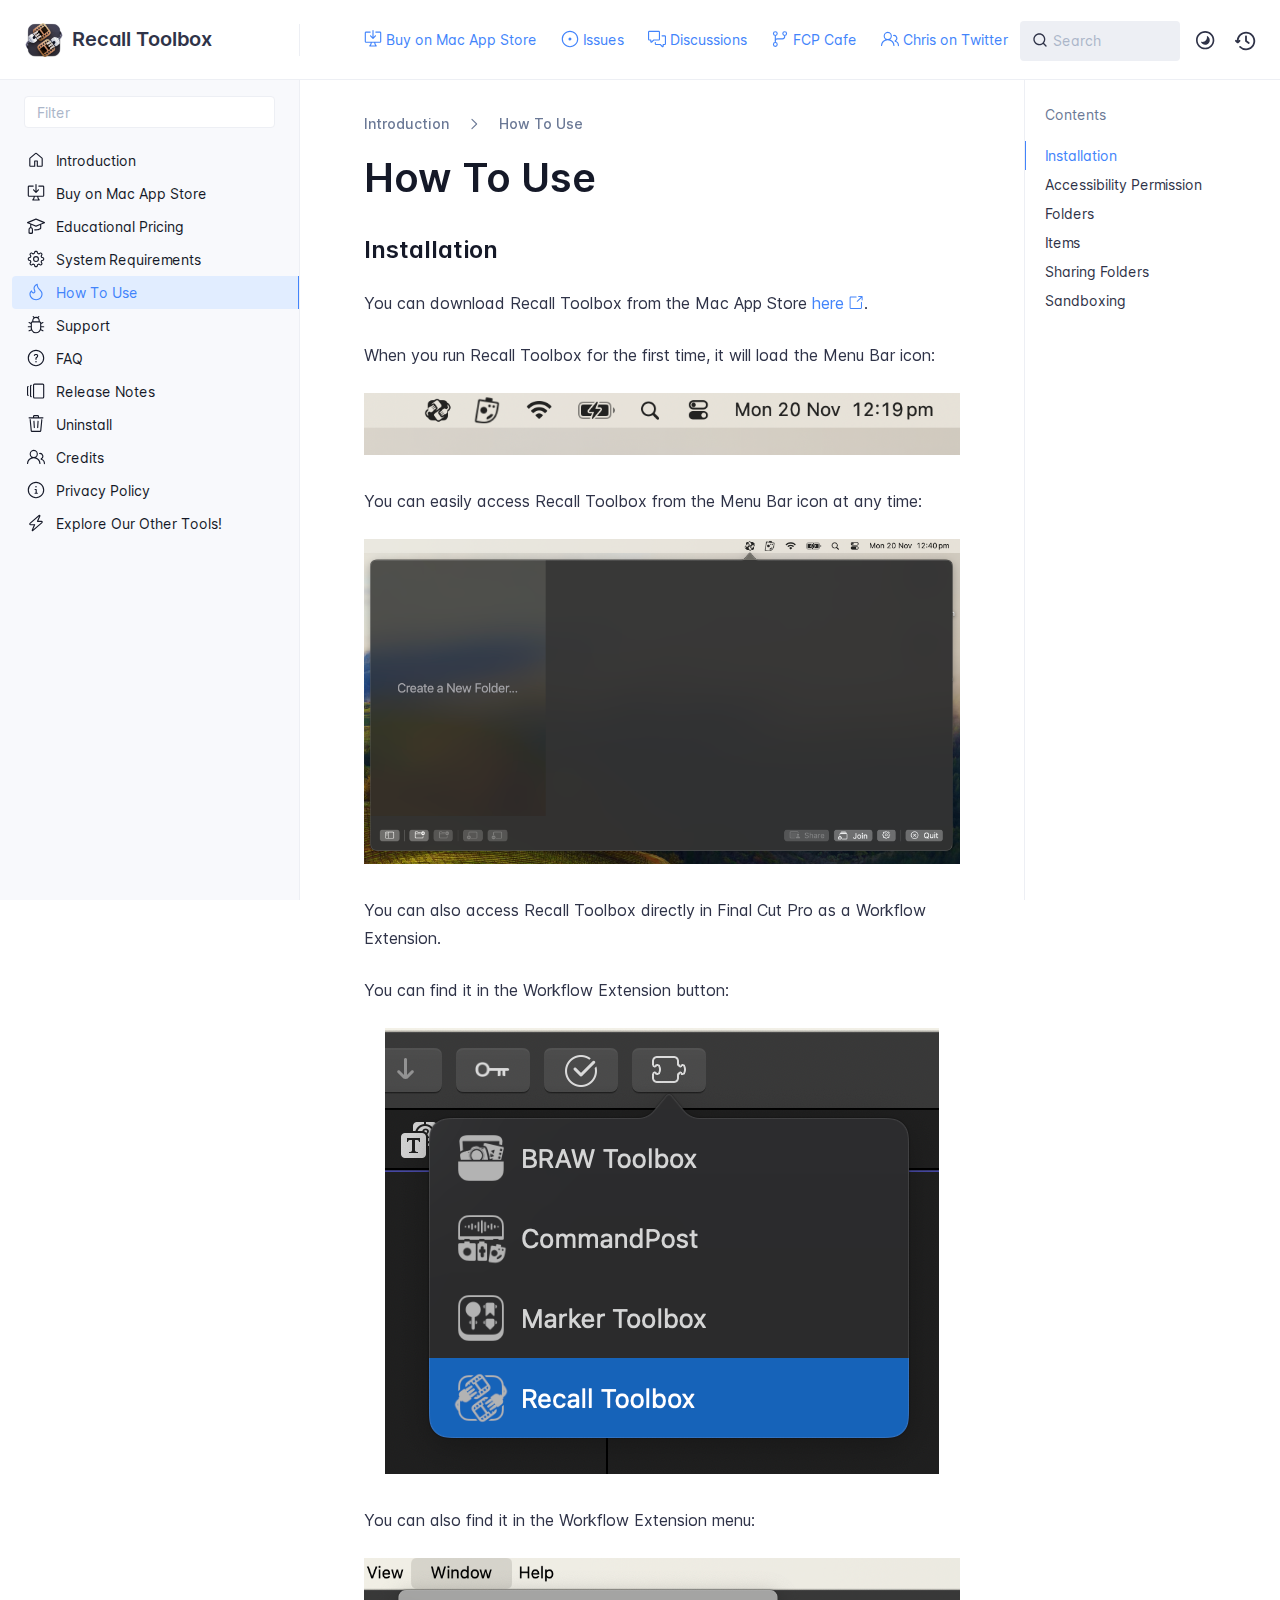
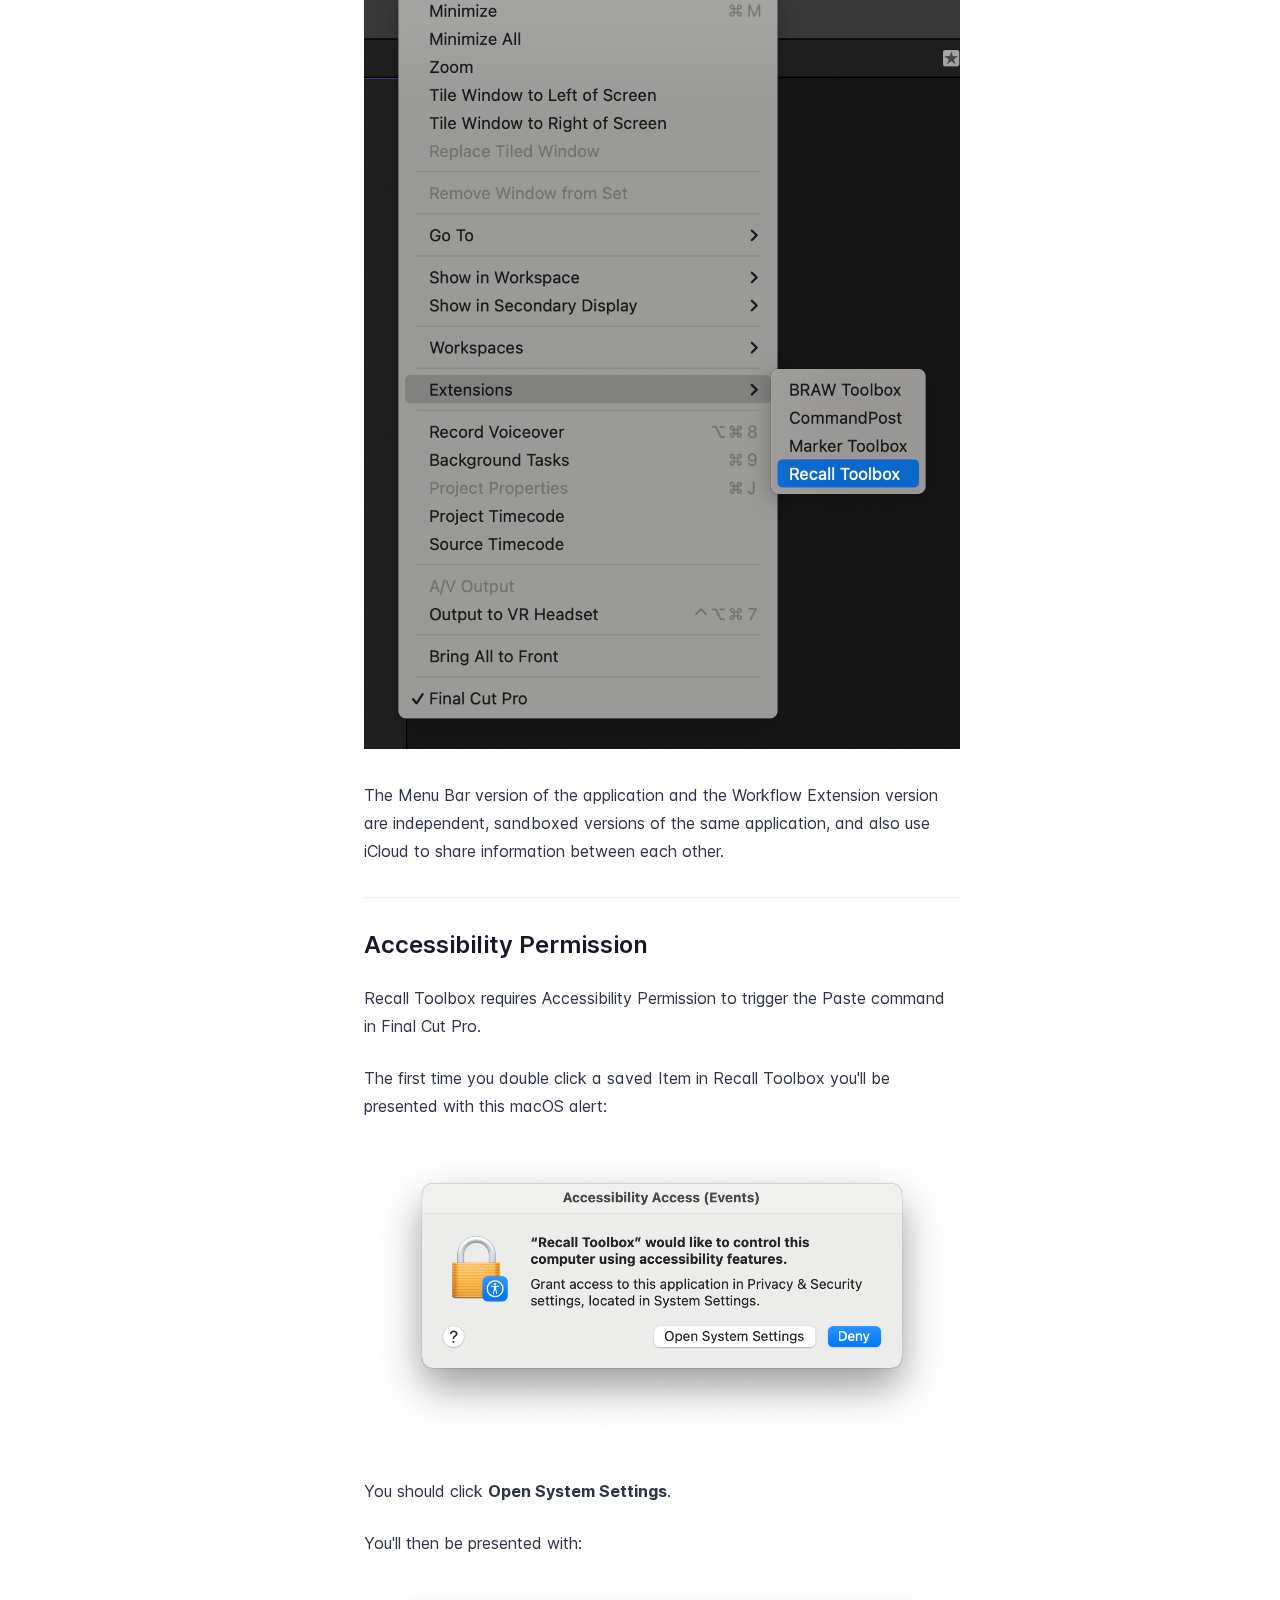
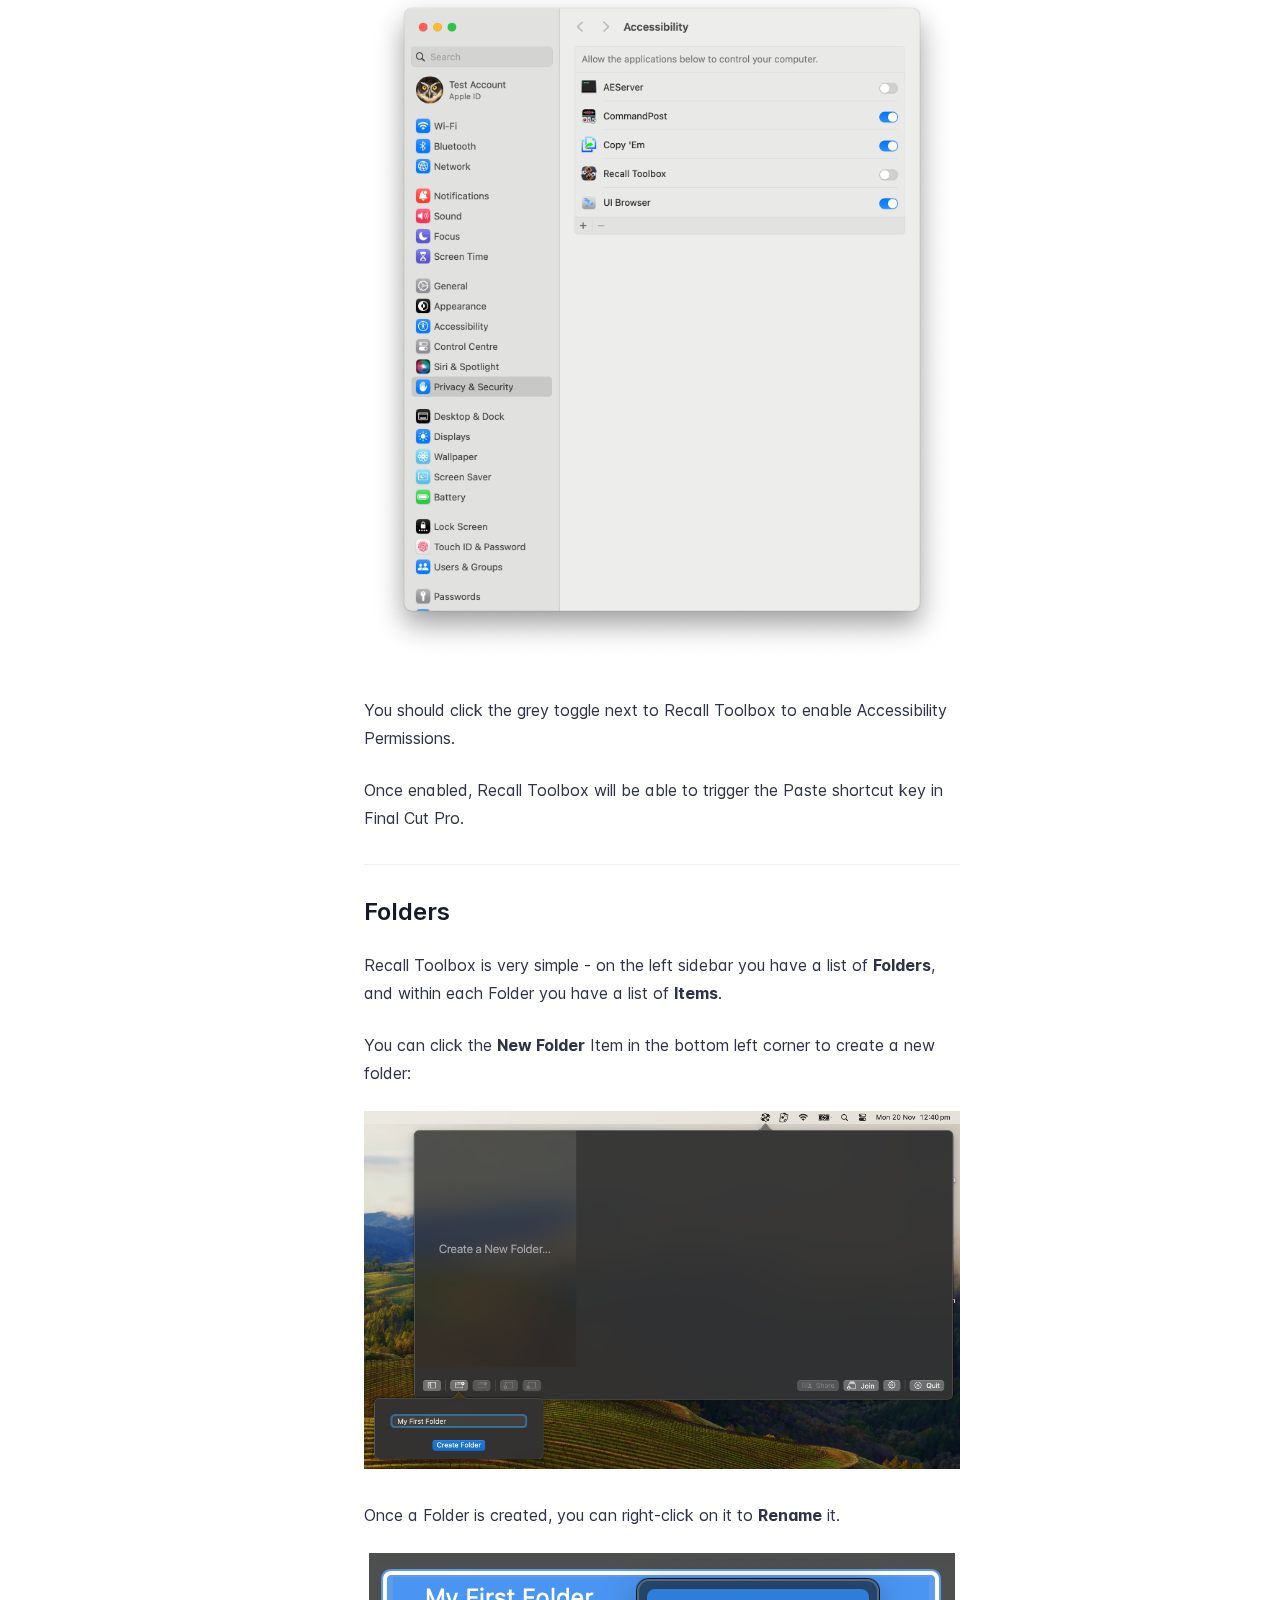
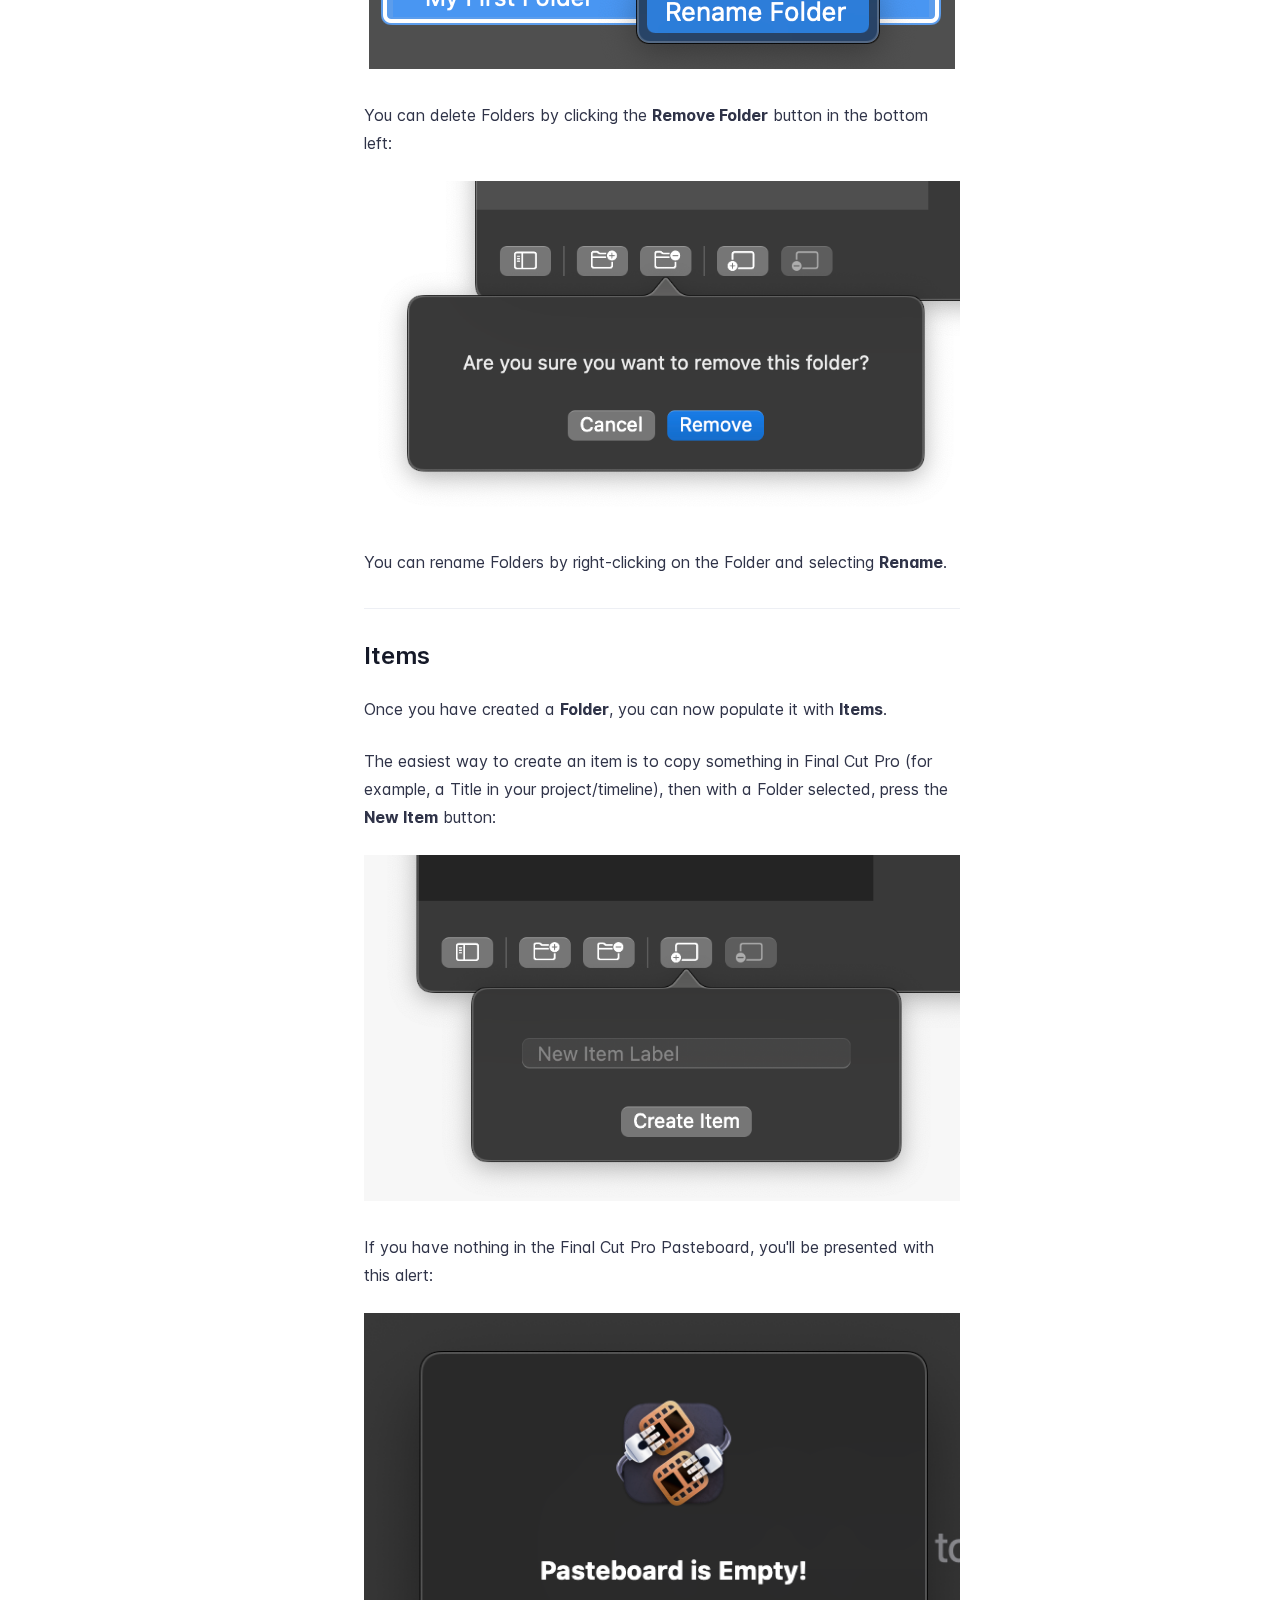
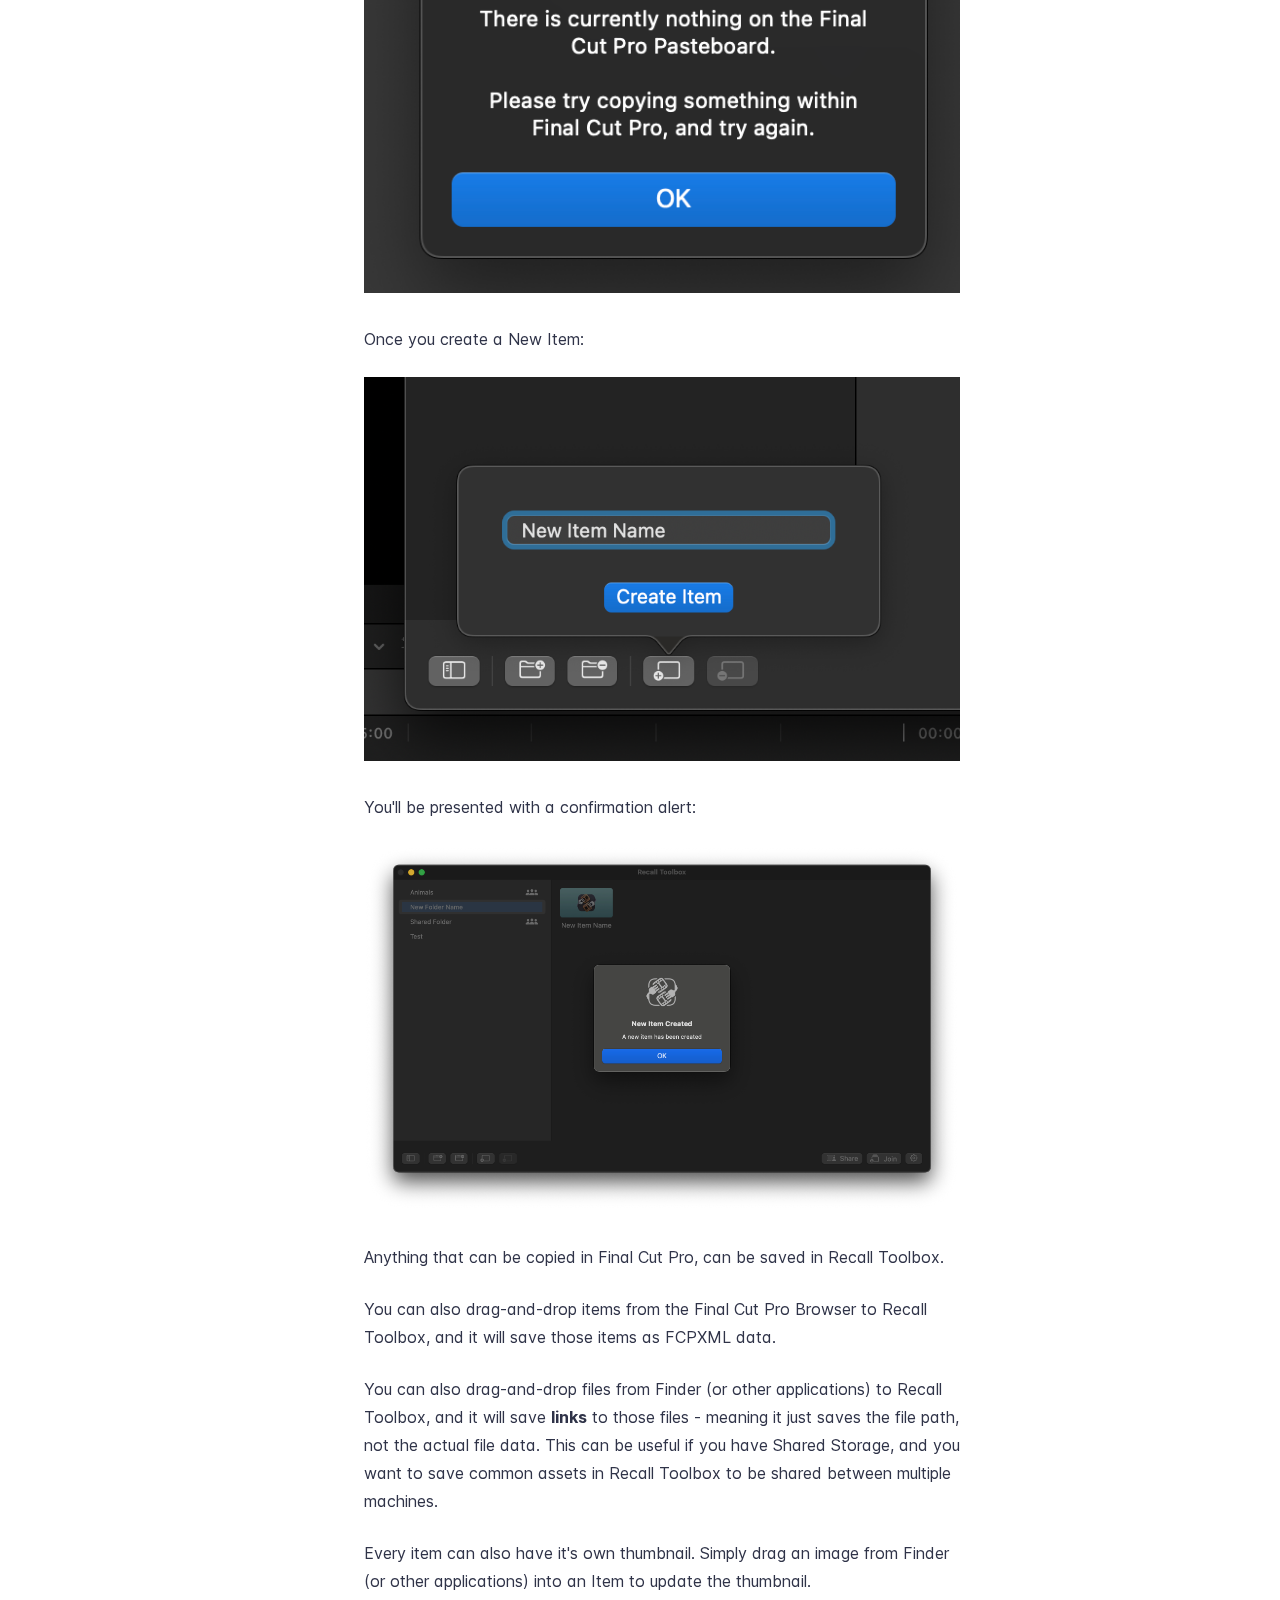
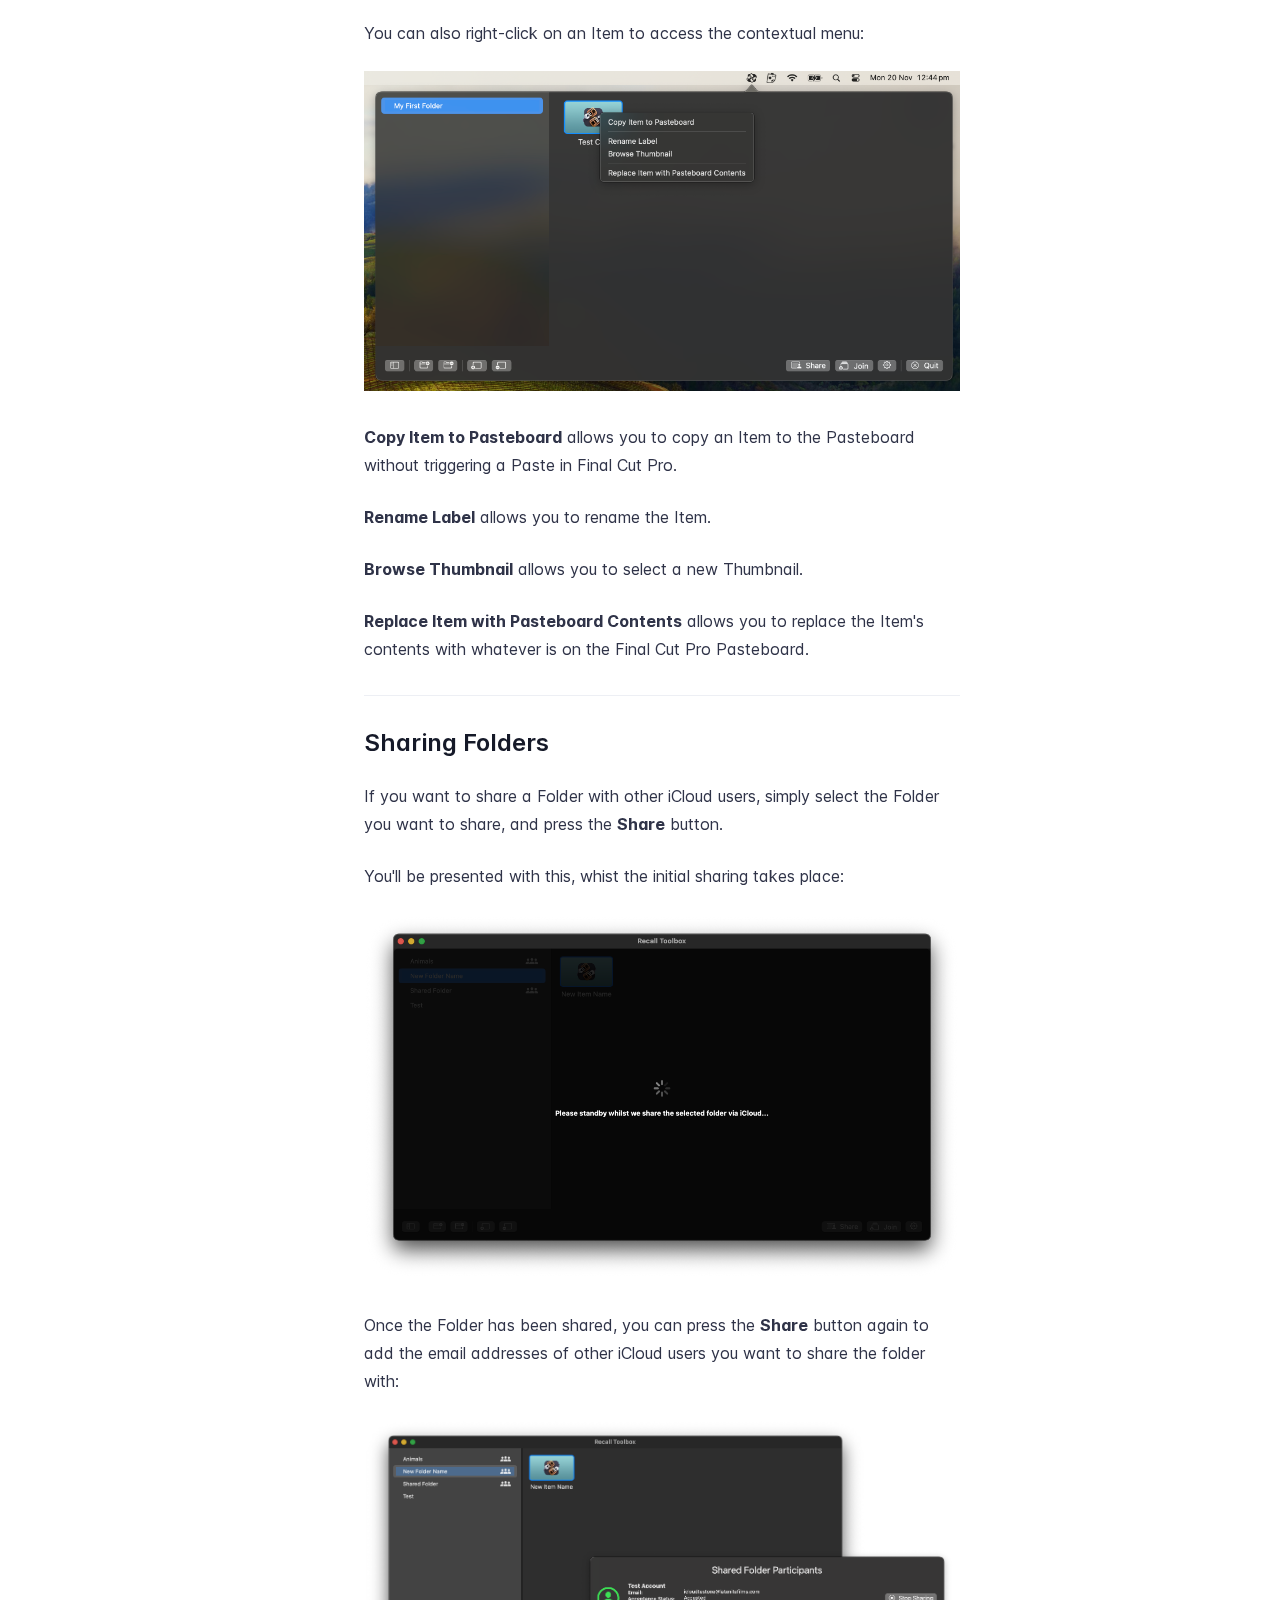
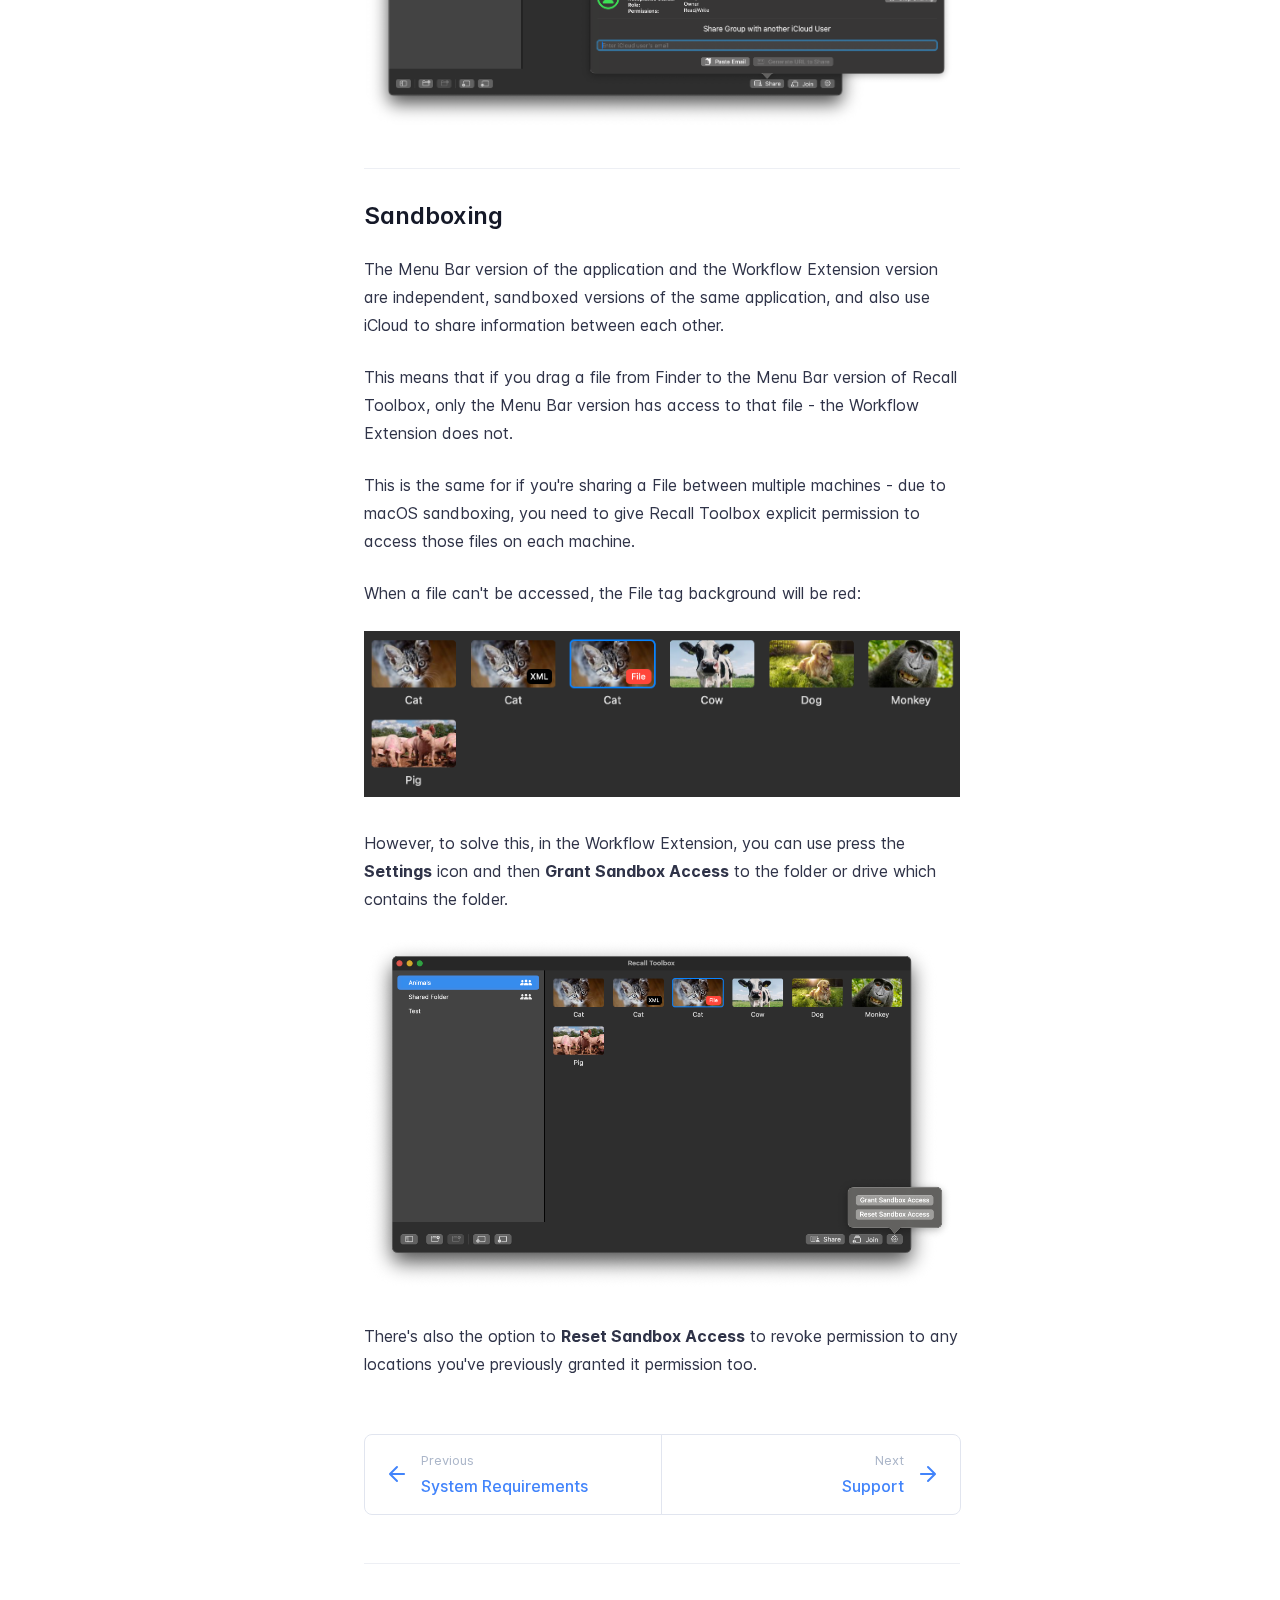
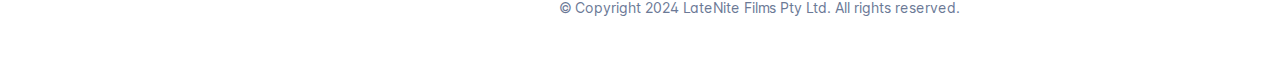
<file: how-to-use/index.html>
<!DOCTYPE html>
<html lang="en" class="h-full">
<head>
    <meta charset="UTF-8">
    <meta name="viewport" content="width=device-width,initial-scale=1">
    <meta name="turbo-cache-control" content="no-cache" data-turbo-track="reload" data-track-token="3.5.0.778978451680">

    <!-- See retype.com -->
    <meta name="generator" content="Retype 3.5.0">

    <!-- Primary Meta Tags -->
    <title>How To Use</title>
    <meta name="title" content="How To Use">
    <meta name="description" content="You can download Recall Toolbox from the Mac App Store here.">

    <!-- Canonical -->
    <link rel="canonical" href="https://recalltoolbox.io/how-to-use/">

    <!-- Open Graph / Facebook -->
    <meta property="og:type" content="website">
    <meta property="og:url" content="https://recalltoolbox.io/how-to-use/">
    <meta property="og:title" content="How To Use">
    <meta property="og:description" content="You can download Recall Toolbox from the Mac App Store here.">
    <meta property="og:image" content="https://recalltoolbox.io/static/menubar.png">

    <!-- Twitter -->
    <meta property="twitter:card" content="summary_large_image">
    <meta property="twitter:url" content="https://recalltoolbox.io/how-to-use/">
    <meta property="twitter:title" content="How To Use">
    <meta property="twitter:description" content="You can download Recall Toolbox from the Mac App Store here.">
    <meta property="twitter:image" content="https://recalltoolbox.io/static/menubar.png">

    <script data-cfasync="false">(function () { var el = document.documentElement, m = localStorage.getItem("doc_theme"), wm = window.matchMedia; if (m === "dark" || (!m && wm && wm("(prefers-color-scheme: dark)").matches)) { el.classList.add("dark") } else { el.classList.remove("dark") } })();</script>

    <link href="../resources/css/retype.css?v=3.5.0.778978451680" rel="stylesheet">

    <script data-cfasync="false" src="../resources/js/config.js?v=3.5.0.778978451680" data-turbo-eval="false" defer></script>
    <script data-cfasync="false" src="../resources/js/retype.js?v=3.5.0" data-turbo-eval="false" defer></script>
    <script id="lunr-js" data-cfasync="false" src="../resources/js/lunr.js?v=3.5.0.778978451680" data-turbo-eval="false" defer></script>
</head>
<body>
    <div id="docs-app" class="relative text-base antialiased text-gray-700 bg-white font-body dark:bg-dark-850 dark:text-dark-300">
        <div class="absolute bottom-0 left-0 bg-gray-100 dark:bg-dark-800" style="top: 5rem; right: 50%"></div>
    
        <header id="docs-site-header" class="sticky top-0 z-30 flex w-full h-16 bg-white border-b border-gray-200 md:h-20 dark:bg-dark-850 dark:border-dark-650">
            <div class="container relative flex items-center justify-between pr-6 grow md:justify-start">
                <!-- Mobile menu button skeleton -->
                <button v-cloak class="skeleton docs-mobile-menu-button flex items-center justify-center shrink-0 overflow-hidden dark:text-white focus:outline-none rounded-full w-10 h-10 ml-3.5 md:hidden"><svg xmlns="http://www.w3.org/2000/svg" class="mb-px shrink-0" width="24" height="24" viewBox="0 0 24 24" role="presentation" style="margin-bottom: 0px;"><g fill="currentColor"><path d="M2 4h20v2H2zM2 11h20v2H2zM2 18h20v2H2z"></path></g></svg></button>
                <div v-cloak id="docs-sidebar-toggle"></div>
        
                <!-- Logo -->
                <div class="flex items-center justify-between h-full py-2 md:w-75">
                    <div class="flex items-center px-2 md:px-6">
                        <a id="docs-site-logo" href="../" class="flex items-center leading-snug text-xl">
                            <span class="w-10 mr-2 grow-0 shrink-0 overflow-hidden">
                                <img class="max-h-10 dark:hidden md:inline-block" src="../static/logo.png">
                                <img class="max-h-10 hidden dark:inline-block" src="../static/logo.png">
                            </span>
                            <span class="dark:text-white font-semibold line-clamp-1 md:line-clamp-2">Recall Toolbox</span>
                        </a>
                    </div>
        
                    <span class="hidden h-8 border-r md:inline-block dark:border-dark-650"></span>
                </div>
        
                <div class="flex justify-between md:grow">
                    <!-- Top Nav -->
                    <nav class="hidden md:flex">
                        <ul class="flex flex-col mb-4 md:pl-16 md:mb-0 md:flex-row md:items-center">
                            <li class="mr-6">
                                <a class="py-2 md:mb-0 inline-flex items-center text-sm whitespace-nowrap transition-colors duration-200 ease-linear md:text-blue-500 dark:text-blue-400 hover:text-blue-800 dark:hover:text-blue-200" href="../buy/">
                                    <svg xmlns="http://www.w3.org/2000/svg" class="mb-px mr-1" width="18" height="18" viewBox="0 0 24 24" role="presentation">
                                        <g fill="currentColor">
                                            <path d="M11.25 9.331V.75a.75.75 0 0 1 1.5 0v8.58l1.949-2.11A.75.75 0 1 1 15.8 8.237l-3.25 3.52a.75.75 0 0 1-1.102 0l-3.25-3.52A.75.75 0 1 1 9.3 7.22l1.949 2.111Z"/><path d="M2.5 3.75v11.5c0 .138.112.25.25.25h18.5a.25.25 0 0 0 .25-.25V3.75a.25.25 0 0 0-.25-.25h-5.5a.75.75 0 0 1 0-1.5h5.5c.966 0 1.75.784 1.75 1.75v11.5A1.75 1.75 0 0 1 21.25 17h-6.204c.171 1.375.805 2.652 1.769 3.757A.752.752 0 0 1 16.25 22h-8.5a.75.75 0 0 1-.566-1.243c.965-1.105 1.599-2.382 1.77-3.757H2.75A1.75 1.75 0 0 1 1 15.25V3.75C1 2.784 1.784 2 2.75 2h5.5a.75.75 0 0 1 0 1.5h-5.5a.25.25 0 0 0-.25.25ZM10.463 17c-.126 1.266-.564 2.445-1.223 3.5h5.52c-.66-1.055-1.098-2.234-1.223-3.5Z"/>
                                        </g>
                                    </svg>
                                    <span>Buy on Mac App Store</span>
                                </a>
                            </li>
                            <li class="mr-6">
                                <a class="py-2 md:mb-0 inline-flex items-center text-sm whitespace-nowrap transition-colors duration-200 ease-linear md:text-blue-500 dark:text-blue-400 hover:text-blue-800 dark:hover:text-blue-200" href="https://github.com/latenitefilms/recalltoolbox/issues" target="_blank">
                                    <svg xmlns="http://www.w3.org/2000/svg" class="mb-px mr-1" width="18" height="18" viewBox="0 0 24 24" role="presentation">
                                        <g fill="currentColor">
                                            <path d="M12 1c6.075 0 11 4.925 11 11s-4.925 11-11 11S1 18.075 1 12 5.925 1 12 1ZM2.5 12a9.5 9.5 0 0 0 9.5 9.5 9.5 9.5 0 0 0 9.5-9.5A9.5 9.5 0 0 0 12 2.5 9.5 9.5 0 0 0 2.5 12Zm9.5 2a2 2 0 1 1-.001-3.999A2 2 0 0 1 12 14Z"/>
                                        </g>
                                    </svg>
                                    <span>Issues</span>
                                </a>
                            </li>
                            <li class="mr-6">
                                <a class="py-2 md:mb-0 inline-flex items-center text-sm whitespace-nowrap transition-colors duration-200 ease-linear md:text-blue-500 dark:text-blue-400 hover:text-blue-800 dark:hover:text-blue-200" href="https://github.com/latenitefilms/recalltoolbox/discussions" target="_blank">
                                    <svg xmlns="http://www.w3.org/2000/svg" class="mb-px mr-1" width="18" height="18" viewBox="0 0 24 24" role="presentation">
                                        <g fill="currentColor">
                                            <path d="M1.75 1h12.5c.966 0 1.75.784 1.75 1.75v9.5A1.75 1.75 0 0 1 14.25 14H8.061l-2.574 2.573A1.458 1.458 0 0 1 3 15.543V14H1.75A1.75 1.75 0 0 1 0 12.25v-9.5C0 1.784.784 1 1.75 1ZM1.5 2.75v9.5c0 .138.112.25.25.25h2a.75.75 0 0 1 .75.75v2.19l2.72-2.72a.749.749 0 0 1 .53-.22h6.5a.25.25 0 0 0 .25-.25v-9.5a.25.25 0 0 0-.25-.25H1.75a.25.25 0 0 0-.25.25Z"/><path d="M22.5 8.75a.25.25 0 0 0-.25-.25h-3.5a.75.75 0 0 1 0-1.5h3.5c.966 0 1.75.784 1.75 1.75v9.5A1.75 1.75 0 0 1 22.25 20H21v1.543a1.457 1.457 0 0 1-2.487 1.03L15.939 20H10.75A1.75 1.75 0 0 1 9 18.25v-1.465a.75.75 0 0 1 1.5 0v1.465c0 .138.112.25.25.25h5.5a.75.75 0 0 1 .53.22l2.72 2.72v-2.19a.75.75 0 0 1 .75-.75h2a.25.25 0 0 0 .25-.25v-9.5Z"/>
                                        </g>
                                    </svg>
                                    <span>Discussions</span>
                                </a>
                            </li>
                            <li class="mr-6">
                                <a class="py-2 md:mb-0 inline-flex items-center text-sm whitespace-nowrap transition-colors duration-200 ease-linear md:text-blue-500 dark:text-blue-400 hover:text-blue-800 dark:hover:text-blue-200" href="https://fcp.cafe" target="_blank">
                                    <svg xmlns="http://www.w3.org/2000/svg" class="mb-px mr-1" width="18" height="18" viewBox="0 0 24 24" role="presentation">
                                        <g fill="currentColor">
                                            <path d="M15 4.75a3.25 3.25 0 1 1 6.5 0 3.25 3.25 0 0 1-6.5 0ZM2.5 19.25a3.25 3.25 0 1 1 6.5 0 3.25 3.25 0 0 1-6.5 0Zm0-14.5a3.25 3.25 0 1 1 6.5 0 3.25 3.25 0 0 1-6.5 0ZM5.75 6.5a1.75 1.75 0 1 0-.001-3.501A1.75 1.75 0 0 0 5.75 6.5Zm0 14.5a1.75 1.75 0 1 0-.001-3.501A1.75 1.75 0 0 0 5.75 21Zm12.5-14.5a1.75 1.75 0 1 0-.001-3.501A1.75 1.75 0 0 0 18.25 6.5Z"/><path d="M5.75 16.75A.75.75 0 0 1 5 16V8a.75.75 0 0 1 1.5 0v8a.75.75 0 0 1-.75.75Z"/><path d="M17.5 8.75v-1H19v1a3.75 3.75 0 0 1-3.75 3.75h-7a1.75 1.75 0 0 0-1.75 1.75H5A3.25 3.25 0 0 1 8.25 11h7a2.25 2.25 0 0 0 2.25-2.25Z"/>
                                        </g>
                                    </svg>
                                    <span>FCP Cafe</span>
                                </a>
                            </li>
                            <li class="mr-6">
                                <a class="py-2 md:mb-0 inline-flex items-center text-sm whitespace-nowrap transition-colors duration-200 ease-linear md:text-blue-500 dark:text-blue-400 hover:text-blue-800 dark:hover:text-blue-200" href="https://twitter.com/chrisatlatenite" target="_blank">
                                    <svg xmlns="http://www.w3.org/2000/svg" class="mb-px mr-1" width="18" height="18" viewBox="0 0 24 24" role="presentation">
                                        <g fill="currentColor">
                                            <path d="M3.5 8a5.5 5.5 0 1 1 8.596 4.547 9.005 9.005 0 0 1 5.9 8.18.751.751 0 0 1-1.5.045 7.5 7.5 0 0 0-14.993 0 .75.75 0 0 1-1.499-.044 9.005 9.005 0 0 1 5.9-8.181A5.496 5.496 0 0 1 3.5 8ZM9 4a4 4 0 1 0 0 8 4 4 0 0 0 0-8Zm8.29 4c-.148 0-.292.01-.434.03a.75.75 0 1 1-.212-1.484 4.53 4.53 0 0 1 3.38 8.097 6.69 6.69 0 0 1 3.956 6.107.75.75 0 0 1-1.5 0 5.193 5.193 0 0 0-3.696-4.972l-.534-.16v-1.676l.41-.209A3.03 3.03 0 0 0 17.29 8Z"/>
                                        </g>
                                    </svg>
                                    <span>Chris on Twitter</span>
                                </a>
                            </li>
                            <li class="mr-6">
                                <a class="py-2 md:mb-0 inline-flex items-center text-sm whitespace-nowrap transition-colors duration-200 ease-linear md:text-blue-500 dark:text-blue-400 hover:text-blue-800 dark:hover:text-blue-200" href="https://latenitefilms.com" target="_blank">
                                    <svg xmlns="http://www.w3.org/2000/svg" class="mb-px mr-1" width="18" height="18" viewBox="0 0 24 24" role="presentation">
                                        <g fill="currentColor">
                                            <path d="M12 2.5c-3.81 0-6.5 2.743-6.5 6.119 0 1.536.632 2.572 1.425 3.56.172.215.347.422.527.635l.096.112c.21.25.427.508.63.774.404.531.783 1.128.995 1.834a.75.75 0 0 1-1.436.432c-.138-.46-.397-.89-.753-1.357a18.111 18.111 0 0 0-.582-.714l-.092-.11c-.18-.212-.37-.436-.555-.667C4.87 12.016 4 10.651 4 8.618 4 4.363 7.415 1 12 1s8 3.362 8 7.619c0 2.032-.87 3.397-1.755 4.5-.185.23-.375.454-.555.667l-.092.109c-.21.248-.405.481-.582.714-.356.467-.615.898-.753 1.357a.751.751 0 0 1-1.437-.432c.213-.706.592-1.303.997-1.834.202-.266.419-.524.63-.774l.095-.112c.18-.213.355-.42.527-.634.793-.99 1.425-2.025 1.425-3.561C18.5 5.243 15.81 2.5 12 2.5ZM8.75 18h6.5a.75.75 0 0 1 0 1.5h-6.5a.75.75 0 0 1 0-1.5Zm.75 3.75a.75.75 0 0 1 .75-.75h3.5a.75.75 0 0 1 0 1.5h-3.5a.75.75 0 0 1-.75-.75Z"/>
                                        </g>
                                    </svg>
                                    <span>LateNite</span>
                                </a>
                            </li>
        
                        </ul>
                    </nav>
        
                    <!-- Header Right Skeleton -->
                    <div v-cloak class="flex justify-end grow skeleton">
        
                        <!-- Search input mock -->
                        <div class="relative hidden w-40 lg:block lg:max-w-sm lg:ml-auto">
                            <div class="absolute flex items-center justify-center h-full pl-3 dark:text-dark-300">
                                <svg xmlns="http://www.w3.org/2000/svg" class="icon-base" width="16" height="16" viewBox="0 0 24 24" aria-labelledby="icon" role="presentation" style="margin-bottom: 1px;"><g fill="currentColor" ><path d="M21.71 20.29l-3.68-3.68A8.963 8.963 0 0020 11c0-4.96-4.04-9-9-9s-9 4.04-9 9 4.04 9 9 9c2.12 0 4.07-.74 5.61-1.97l3.68 3.68c.2.19.45.29.71.29s.51-.1.71-.29c.39-.39.39-1.03 0-1.42zM4 11c0-3.86 3.14-7 7-7s7 3.14 7 7c0 1.92-.78 3.66-2.04 4.93-.01.01-.02.01-.02.01-.01.01-.01.01-.01.02A6.98 6.98 0 0111 18c-3.86 0-7-3.14-7-7z" ></path></g></svg>
                            </div>
                            <input class="w-full h-10 placeholder-gray-400 transition-colors duration-200 ease-in bg-gray-200 border border-transparent rounded md:text-sm hover:bg-white hover:border-gray-300 focus:outline-none focus:bg-white focus:border-gray-500 dark:bg-dark-600 dark:border-dark-600 dark:placeholder-dark-400" style="padding: 0.625rem 0.75rem 0.625rem 2rem" type="text" placeholder="Search">
                        </div>
        
                        <!-- Mobile search button -->
                        <div class="flex items-center justify-center w-10 h-10 lg:hidden">
                            <svg xmlns="http://www.w3.org/2000/svg" class="shrink-0 icon-base" width="20" height="20" viewBox="0 0 24 24" aria-labelledby="icon" role="presentation" style="margin-bottom: 0px;"><g fill="currentColor" ><path d="M21.71 20.29l-3.68-3.68A8.963 8.963 0 0020 11c0-4.96-4.04-9-9-9s-9 4.04-9 9 4.04 9 9 9c2.12 0 4.07-.74 5.61-1.97l3.68 3.68c.2.19.45.29.71.29s.51-.1.71-.29c.39-.39.39-1.03 0-1.42zM4 11c0-3.86 3.14-7 7-7s7 3.14 7 7c0 1.92-.78 3.66-2.04 4.93-.01.01-.02.01-.02.01-.01.01-.01.01-.01.02A6.98 6.98 0 0111 18c-3.86 0-7-3.14-7-7z" ></path></g></svg>
                        </div>
        
                        <!-- Dark mode switch placeholder -->
                        <div class="w-10 h-10 lg:ml-2"></div>
        
                        <!-- History button -->
                        <div class="flex items-center justify-center w-10 h-10" style="margin-right: -0.625rem;">
                            <svg xmlns="http://www.w3.org/2000/svg" class="shrink-0 icon-base" width="22" height="22" viewBox="0 0 24 24" aria-labelledby="icon" role="presentation" style="margin-bottom: 0px;"><g fill="currentColor" ><g ><path d="M12.01 6.01c-.55 0-1 .45-1 1V12a1 1 0 00.4.8l3 2.22a.985.985 0 001.39-.2.996.996 0 00-.21-1.4l-2.6-1.92V7.01c.02-.55-.43-1-.98-1z"></path><path d="M12.01 1.91c-5.33 0-9.69 4.16-10.05 9.4l-.29-.26a.997.997 0 10-1.34 1.48l1.97 1.79c.19.17.43.26.67.26s.48-.09.67-.26l1.97-1.79a.997.997 0 10-1.34-1.48l-.31.28c.34-4.14 3.82-7.41 8.05-7.41 4.46 0 8.08 3.63 8.08 8.09s-3.63 8.08-8.08 8.08c-2.18 0-4.22-.85-5.75-2.4a.996.996 0 10-1.42 1.4 10.02 10.02 0 007.17 2.99c5.56 0 10.08-4.52 10.08-10.08.01-5.56-4.52-10.09-10.08-10.09z"></path></g></g></svg>
                        </div>
                    </div>
        
                    <div v-cloak class="flex justify-end grow">
                        <div id="docs-mobile-search-button"></div>
                        <doc-search-desktop></doc-search-desktop>
        
                        <doc-theme-switch class="lg:ml-2"></doc-theme-switch>
                        <doc-history></doc-history>
                    </div>
                </div>
            </div>
        </header>
    
        <div class="container relative flex bg-white">
            <!-- Sidebar Skeleton -->
            <div v-cloak class="fixed flex flex-col shrink-0 duration-300 ease-in-out bg-gray-100 border-gray-200 sidebar top-20 w-75 border-r h-screen md:sticky transition-transform skeleton dark:bg-dark-800 dark:border-dark-650">
            
                <!-- Render this div, if config.showSidebarFilter is `true` -->
                <div class="flex items-center h-16 px-6">
                    <input class="w-full h-8 px-3 py-2 transition-colors duration-200 ease-linear bg-white border border-gray-200 rounded shadow-none text-sm focus:outline-none focus:border-gray-600 dark:bg-dark-600 dark:border-dark-600" type="text" placeholder="Filter">
                </div>
            
                <div class="pl-6 mt-1 mb-4">
                    <div class="w-32 h-3 mb-4 bg-gray-200 rounded-full loading dark:bg-dark-600"></div>
                    <div class="w-48 h-3 mb-4 bg-gray-200 rounded-full loading dark:bg-dark-600"></div>
                    <div class="w-40 h-3 mb-4 bg-gray-200 rounded-full loading dark:bg-dark-600"></div>
                    <div class="w-32 h-3 mb-4 bg-gray-200 rounded-full loading dark:bg-dark-600"></div>
                    <div class="w-48 h-3 mb-4 bg-gray-200 rounded-full loading dark:bg-dark-600"></div>
                    <div class="w-40 h-3 mb-4 bg-gray-200 rounded-full loading dark:bg-dark-600"></div>
                </div>
            
            </div>
            
            <!-- Sidebar component -->
            <doc-sidebar v-cloak>
                <template #sidebar-footer>
                    <div class="shrink-0 mt-auto border-t md:bg-transparent md:border-none dark:border-dark-650">
            
                        <div class="py-3 px-6 md:hidden border-b dark:border-dark-650">
                            <nav>
                                <ul class="flex flex-wrap justify-center items-center">
                                    <li class="mr-6">
                                        <a class="block py-1 inline-flex items-center text-sm whitespace-nowrap transition-colors duration-200 ease-linear md:text-blue-500 dark:text-blue-400 hover:text-blue-800 dark:hover:text-blue-200" href="../buy/">
                                            <svg xmlns="http://www.w3.org/2000/svg" class="mb-px mr-1" width="18" height="18" viewBox="0 0 24 24" role="presentation">
                                                <g fill="currentColor">
                                                    <path d="M11.25 9.331V.75a.75.75 0 0 1 1.5 0v8.58l1.949-2.11A.75.75 0 1 1 15.8 8.237l-3.25 3.52a.75.75 0 0 1-1.102 0l-3.25-3.52A.75.75 0 1 1 9.3 7.22l1.949 2.111Z"/><path d="M2.5 3.75v11.5c0 .138.112.25.25.25h18.5a.25.25 0 0 0 .25-.25V3.75a.25.25 0 0 0-.25-.25h-5.5a.75.75 0 0 1 0-1.5h5.5c.966 0 1.75.784 1.75 1.75v11.5A1.75 1.75 0 0 1 21.25 17h-6.204c.171 1.375.805 2.652 1.769 3.757A.752.752 0 0 1 16.25 22h-8.5a.75.75 0 0 1-.566-1.243c.965-1.105 1.599-2.382 1.77-3.757H2.75A1.75 1.75 0 0 1 1 15.25V3.75C1 2.784 1.784 2 2.75 2h5.5a.75.75 0 0 1 0 1.5h-5.5a.25.25 0 0 0-.25.25ZM10.463 17c-.126 1.266-.564 2.445-1.223 3.5h5.52c-.66-1.055-1.098-2.234-1.223-3.5Z"/>
                                                </g>
                                            </svg>
                                            <span>Buy on Mac App Store</span>
                                        </a>
                                    </li>
                                    <li class="mr-6">
                                        <a class="block py-1 inline-flex items-center text-sm whitespace-nowrap transition-colors duration-200 ease-linear md:text-blue-500 dark:text-blue-400 hover:text-blue-800 dark:hover:text-blue-200" href="https://github.com/latenitefilms/recalltoolbox/issues" target="_blank">
                                            <svg xmlns="http://www.w3.org/2000/svg" class="mb-px mr-1" width="18" height="18" viewBox="0 0 24 24" role="presentation">
                                                <g fill="currentColor">
                                                    <path d="M12 1c6.075 0 11 4.925 11 11s-4.925 11-11 11S1 18.075 1 12 5.925 1 12 1ZM2.5 12a9.5 9.5 0 0 0 9.5 9.5 9.5 9.5 0 0 0 9.5-9.5A9.5 9.5 0 0 0 12 2.5 9.5 9.5 0 0 0 2.5 12Zm9.5 2a2 2 0 1 1-.001-3.999A2 2 0 0 1 12 14Z"/>
                                                </g>
                                            </svg>
                                            <span>Issues</span>
                                        </a>
                                    </li>
                                    <li class="mr-6">
                                        <a class="block py-1 inline-flex items-center text-sm whitespace-nowrap transition-colors duration-200 ease-linear md:text-blue-500 dark:text-blue-400 hover:text-blue-800 dark:hover:text-blue-200" href="https://github.com/latenitefilms/recalltoolbox/discussions" target="_blank">
                                            <svg xmlns="http://www.w3.org/2000/svg" class="mb-px mr-1" width="18" height="18" viewBox="0 0 24 24" role="presentation">
                                                <g fill="currentColor">
                                                    <path d="M1.75 1h12.5c.966 0 1.75.784 1.75 1.75v9.5A1.75 1.75 0 0 1 14.25 14H8.061l-2.574 2.573A1.458 1.458 0 0 1 3 15.543V14H1.75A1.75 1.75 0 0 1 0 12.25v-9.5C0 1.784.784 1 1.75 1ZM1.5 2.75v9.5c0 .138.112.25.25.25h2a.75.75 0 0 1 .75.75v2.19l2.72-2.72a.749.749 0 0 1 .53-.22h6.5a.25.25 0 0 0 .25-.25v-9.5a.25.25 0 0 0-.25-.25H1.75a.25.25 0 0 0-.25.25Z"/><path d="M22.5 8.75a.25.25 0 0 0-.25-.25h-3.5a.75.75 0 0 1 0-1.5h3.5c.966 0 1.75.784 1.75 1.75v9.5A1.75 1.75 0 0 1 22.25 20H21v1.543a1.457 1.457 0 0 1-2.487 1.03L15.939 20H10.75A1.75 1.75 0 0 1 9 18.25v-1.465a.75.75 0 0 1 1.5 0v1.465c0 .138.112.25.25.25h5.5a.75.75 0 0 1 .53.22l2.72 2.72v-2.19a.75.75 0 0 1 .75-.75h2a.25.25 0 0 0 .25-.25v-9.5Z"/>
                                                </g>
                                            </svg>
                                            <span>Discussions</span>
                                        </a>
                                    </li>
                                    <li class="mr-6">
                                        <a class="block py-1 inline-flex items-center text-sm whitespace-nowrap transition-colors duration-200 ease-linear md:text-blue-500 dark:text-blue-400 hover:text-blue-800 dark:hover:text-blue-200" href="https://fcp.cafe" target="_blank">
                                            <svg xmlns="http://www.w3.org/2000/svg" class="mb-px mr-1" width="18" height="18" viewBox="0 0 24 24" role="presentation">
                                                <g fill="currentColor">
                                                    <path d="M15 4.75a3.25 3.25 0 1 1 6.5 0 3.25 3.25 0 0 1-6.5 0ZM2.5 19.25a3.25 3.25 0 1 1 6.5 0 3.25 3.25 0 0 1-6.5 0Zm0-14.5a3.25 3.25 0 1 1 6.5 0 3.25 3.25 0 0 1-6.5 0ZM5.75 6.5a1.75 1.75 0 1 0-.001-3.501A1.75 1.75 0 0 0 5.75 6.5Zm0 14.5a1.75 1.75 0 1 0-.001-3.501A1.75 1.75 0 0 0 5.75 21Zm12.5-14.5a1.75 1.75 0 1 0-.001-3.501A1.75 1.75 0 0 0 18.25 6.5Z"/><path d="M5.75 16.75A.75.75 0 0 1 5 16V8a.75.75 0 0 1 1.5 0v8a.75.75 0 0 1-.75.75Z"/><path d="M17.5 8.75v-1H19v1a3.75 3.75 0 0 1-3.75 3.75h-7a1.75 1.75 0 0 0-1.75 1.75H5A3.25 3.25 0 0 1 8.25 11h7a2.25 2.25 0 0 0 2.25-2.25Z"/>
                                                </g>
                                            </svg>
                                            <span>FCP Cafe</span>
                                        </a>
                                    </li>
                                    <li class="mr-6">
                                        <a class="block py-1 inline-flex items-center text-sm whitespace-nowrap transition-colors duration-200 ease-linear md:text-blue-500 dark:text-blue-400 hover:text-blue-800 dark:hover:text-blue-200" href="https://twitter.com/chrisatlatenite" target="_blank">
                                            <svg xmlns="http://www.w3.org/2000/svg" class="mb-px mr-1" width="18" height="18" viewBox="0 0 24 24" role="presentation">
                                                <g fill="currentColor">
                                                    <path d="M3.5 8a5.5 5.5 0 1 1 8.596 4.547 9.005 9.005 0 0 1 5.9 8.18.751.751 0 0 1-1.5.045 7.5 7.5 0 0 0-14.993 0 .75.75 0 0 1-1.499-.044 9.005 9.005 0 0 1 5.9-8.181A5.496 5.496 0 0 1 3.5 8ZM9 4a4 4 0 1 0 0 8 4 4 0 0 0 0-8Zm8.29 4c-.148 0-.292.01-.434.03a.75.75 0 1 1-.212-1.484 4.53 4.53 0 0 1 3.38 8.097 6.69 6.69 0 0 1 3.956 6.107.75.75 0 0 1-1.5 0 5.193 5.193 0 0 0-3.696-4.972l-.534-.16v-1.676l.41-.209A3.03 3.03 0 0 0 17.29 8Z"/>
                                                </g>
                                            </svg>
                                            <span>Chris on Twitter</span>
                                        </a>
                                    </li>
                                    <li class="mr-6">
                                        <a class="block py-1 inline-flex items-center text-sm whitespace-nowrap transition-colors duration-200 ease-linear md:text-blue-500 dark:text-blue-400 hover:text-blue-800 dark:hover:text-blue-200" href="https://latenitefilms.com" target="_blank">
                                            <svg xmlns="http://www.w3.org/2000/svg" class="mb-px mr-1" width="18" height="18" viewBox="0 0 24 24" role="presentation">
                                                <g fill="currentColor">
                                                    <path d="M12 2.5c-3.81 0-6.5 2.743-6.5 6.119 0 1.536.632 2.572 1.425 3.56.172.215.347.422.527.635l.096.112c.21.25.427.508.63.774.404.531.783 1.128.995 1.834a.75.75 0 0 1-1.436.432c-.138-.46-.397-.89-.753-1.357a18.111 18.111 0 0 0-.582-.714l-.092-.11c-.18-.212-.37-.436-.555-.667C4.87 12.016 4 10.651 4 8.618 4 4.363 7.415 1 12 1s8 3.362 8 7.619c0 2.032-.87 3.397-1.755 4.5-.185.23-.375.454-.555.667l-.092.109c-.21.248-.405.481-.582.714-.356.467-.615.898-.753 1.357a.751.751 0 0 1-1.437-.432c.213-.706.592-1.303.997-1.834.202-.266.419-.524.63-.774l.095-.112c.18-.213.355-.42.527-.634.793-.99 1.425-2.025 1.425-3.561C18.5 5.243 15.81 2.5 12 2.5ZM8.75 18h6.5a.75.75 0 0 1 0 1.5h-6.5a.75.75 0 0 1 0-1.5Zm.75 3.75a.75.75 0 0 1 .75-.75h3.5a.75.75 0 0 1 0 1.5h-3.5a.75.75 0 0 1-.75-.75Z"/>
                                                </g>
                                            </svg>
                                            <span>LateNite</span>
                                        </a>
                                    </li>
            
                                </ul>
                            </nav>
                        </div>
                    </div>
                </template>
            </doc-sidebar>
    
            <div class="grow min-w-0 dark:bg-dark-850">
                <!-- Render "toolbar" template here on api pages --><!-- Render page content -->
                <div class="flex">
                    <div class="min-w-0 p-4 grow md:px-16">
                        <main class="relative pb-12 lg:pt-2">
                            <div class="docs-markdown" id="docs-content">
                                <!-- Rendered if sidebar right is enabled -->
                                <div id="docs-sidebar-right-toggle"></div>
                                <nav class="breadcrumb" aria-label="Breadcrumb">
                                    <ol role="list">
                                        <li class="pr-4">
                                            <a href="../" class="pr-4">
                                                Introduction
                                            </a>
                                            <svg xmlns="http://www.w3.org/2000/svg" fill="currentColor" width="18" height="18" viewBox="0 0 24 24" aria-hidden="true">
                                                <path d="M8.72 18.78a.75.75 0 0 1 0-1.06L14.44 12 8.72 6.28a.751.751 0 0 1 .018-1.042.751.751 0 0 1 1.042-.018l6.25 6.25a.75.75 0 0 1 0 1.06l-6.25 6.25a.75.75 0 0 1-1.06 0Z"/>
                                            </svg>
                                        </li>
                                        <li class="pr-4">
                                            <a href="../how-to-use/" class="pr-4">
                                                How To Use
                                            </a>
                                        </li>
                                    </ol>
                                </nav>
                
                                <!-- Page content  -->
<doc-anchor-target id="how-to-use" class="break-words">
    <h1>
        <doc-anchor-trigger class="header-anchor-trigger" to="#how-to-use">#</doc-anchor-trigger>
        <span>How To Use</span>
    </h1>
</doc-anchor-target>
<doc-anchor-target id="installation">
    <h3>
        <doc-anchor-trigger class="header-anchor-trigger" to="#installation">#</doc-anchor-trigger>
        <span>Installation</span>
    </h3>
</doc-anchor-target>
<p>You can download Recall Toolbox from the Mac App Store <a href="https://apps.apple.com/us/app/recall-toolbox/id6448816971" class="outbound" target="_blank"><span>here</span><svg xmlns="http://www.w3.org/2000/svg" class="docs-icon ml-1" viewBox="0 0 24 24" role="presentation"><g fill="currentColor"><path d="M15.5 2.25a.75.75 0 0 1 .75-.75h5.5a.75.75 0 0 1 .75.75v5.5a.75.75 0 0 1-1.5 0V4.06l-6.22 6.22a.75.75 0 1 1-1.06-1.06L19.94 3h-3.69a.75.75 0 0 1-.75-.75Z"/><path d="M2.5 4.25c0-.966.784-1.75 1.75-1.75h8.5a.75.75 0 0 1 0 1.5h-8.5a.25.25 0 0 0-.25.25v15.5c0 .138.112.25.25.25h15.5a.25.25 0 0 0 .25-.25v-8.5a.75.75 0 0 1 1.5 0v8.5a1.75 1.75 0 0 1-1.75 1.75H4.25a1.75 1.75 0 0 1-1.75-1.75V4.25Z"/></g></svg></a>.</p>
<p>When you run Recall Toolbox for the first time, it will load the Menu Bar icon:</p>
<p><figure class="content-center">
    <img src="../static/menubar.png" alt="">
    <figcaption class="caption"></figcaption>
</figure>
</p>
<p>You can easily access Recall Toolbox from the Menu Bar icon at any time:</p>
<p><figure class="content-center">
    <img src="../static/menubar-fresh-install.png" alt="">
    <figcaption class="caption"></figcaption>
</figure>
</p>
<p>You can also access Recall Toolbox directly in Final Cut Pro as a Workflow Extension.</p>
<p>You can find it in the Workflow Extension button:</p>
<p><figure class="content-center">
    <img src="../static/workflow-extension-button.png" alt="">
    <figcaption class="caption"></figcaption>
</figure>
</p>
<p>You can also find it in the Workflow Extension menu:</p>
<p><figure class="content-center">
    <img src="../static/workflow-extension-menu.png" alt="">
    <figcaption class="caption"></figcaption>
</figure>
</p>
<p>The Menu Bar version of the application and the Workflow Extension version are independent, sandboxed versions of the same application, and also use iCloud to share information between each other.</p>
<hr>
<doc-anchor-target id="accessibility-permission">
    <h3>
        <doc-anchor-trigger class="header-anchor-trigger" to="#accessibility-permission">#</doc-anchor-trigger>
        <span>Accessibility Permission</span>
    </h3>
</doc-anchor-target>
<p>Recall Toolbox requires Accessibility Permission to trigger the Paste command in Final Cut Pro.</p>
<p>The first time you double click a saved Item in Recall Toolbox you&#x27;ll be presented with this macOS alert:</p>
<p><figure class="content-center">
    <img src="../static/accessibility-permission.png" alt="">
    <figcaption class="caption"></figcaption>
</figure>
</p>
<p>You should click <strong>Open System Settings</strong>.</p>
<p>You&#x27;ll then be presented with:</p>
<p><figure class="content-center">
    <img src="../static/accessibility-system-prefs.png" alt="">
    <figcaption class="caption"></figcaption>
</figure>
</p>
<p>You should click the grey toggle next to Recall Toolbox to enable Accessibility Permissions.</p>
<p>Once enabled, Recall Toolbox will be able to trigger the Paste shortcut key in Final Cut Pro.</p>
<hr>
<doc-anchor-target id="folders">
    <h3>
        <doc-anchor-trigger class="header-anchor-trigger" to="#folders">#</doc-anchor-trigger>
        <span>Folders</span>
    </h3>
</doc-anchor-target>
<p>Recall Toolbox is very simple - on the left sidebar you have a list of <strong>Folders</strong>, and within each Folder you have a list of <strong>Items</strong>.</p>
<p>You can click the <strong>New Folder</strong> Item in the bottom left corner to create a new folder:</p>
<p><figure class="content-center">
    <img src="../static/new-folder.png" alt="">
    <figcaption class="caption"></figcaption>
</figure>
</p>
<p>Once a Folder is created, you can right-click on it to <strong>Rename</strong> it.</p>
<p><figure class="content-center">
    <img src="../static/rename-folder.png" alt="">
    <figcaption class="caption"></figcaption>
</figure>
</p>
<p>You can delete Folders by clicking the <strong>Remove Folder</strong> button in the bottom left:</p>
<p><figure class="content-center">
    <img src="../static/remove-folder.png" alt="">
    <figcaption class="caption"></figcaption>
</figure>
</p>
<p>You can rename Folders by right-clicking on the Folder and selecting <strong>Rename</strong>.</p>
<hr>
<doc-anchor-target id="items">
    <h3>
        <doc-anchor-trigger class="header-anchor-trigger" to="#items">#</doc-anchor-trigger>
        <span>Items</span>
    </h3>
</doc-anchor-target>
<p>Once you have created a <strong>Folder</strong>, you can now populate it with <strong>Items</strong>.</p>
<p>The easiest way to create an item is to copy something in Final Cut Pro (for example, a Title in your project/timeline), then with a Folder selected, press the <strong>New Item</strong> button:</p>
<p><figure class="content-center">
    <img src="../static/new-item.png" alt="">
    <figcaption class="caption"></figcaption>
</figure>
</p>
<p>If you have nothing in the Final Cut Pro Pasteboard, you&#x27;ll be presented with this alert:</p>
<p><figure class="content-center">
    <img src="../static/empty-pasteboard.png" alt="">
    <figcaption class="caption"></figcaption>
</figure>
</p>
<p>Once you create a New Item:</p>
<p><figure class="content-center">
    <img src="../static/create-new-item.png" alt="">
    <figcaption class="caption"></figcaption>
</figure>
</p>
<p>You&#x27;ll be presented with a confirmation alert:</p>
<p><figure class="content-center">
    <img src="../static/new-item-created.png" alt="">
    <figcaption class="caption"></figcaption>
</figure>
</p>
<p>Anything that can be copied in Final Cut Pro, can be saved in Recall Toolbox.</p>
<p>You can also drag-and-drop items from the Final Cut Pro Browser to Recall Toolbox, and it will save those items as FCPXML data.</p>
<p>You can also drag-and-drop files from Finder (or other applications) to Recall Toolbox, and it will save <strong>links</strong> to those files - meaning it just saves the file path, not the actual file data. This can be useful if you have Shared Storage, and you want to save common assets in Recall Toolbox to be shared between multiple machines.</p>
<p>Every item can also have it&#x27;s own thumbnail. Simply drag an image from Finder (or other applications) into an Item to update the thumbnail.</p>
<p>You can also right-click on an Item to access the contextual menu:</p>
<p><figure class="content-center">
    <img src="../static/item-menu.png" alt="">
    <figcaption class="caption"></figcaption>
</figure>
</p>
<p><strong>Copy Item to Pasteboard</strong> allows you to copy an Item to the Pasteboard without triggering a Paste in Final Cut Pro.</p>
<p><strong>Rename Label</strong> allows you to rename the Item.</p>
<p><strong>Browse Thumbnail</strong> allows you to select a new Thumbnail.</p>
<p><strong>Replace Item with Pasteboard Contents</strong> allows you to replace the Item&#x27;s contents with whatever is on the Final Cut Pro Pasteboard.</p>
<hr>
<doc-anchor-target id="sharing-folders">
    <h3>
        <doc-anchor-trigger class="header-anchor-trigger" to="#sharing-folders">#</doc-anchor-trigger>
        <span>Sharing Folders</span>
    </h3>
</doc-anchor-target>
<p>If you want to share a Folder with other iCloud users, simply select the Folder you want to share, and press the <strong>Share</strong> button.</p>
<p>You&#x27;ll be presented with this, whist the initial sharing takes place:</p>
<p><figure class="content-center">
    <img src="../static/sharing-in-progress.png" alt="">
    <figcaption class="caption"></figcaption>
</figure>
</p>
<p>Once the Folder has been shared, you can press the <strong>Share</strong> button again to add the email addresses of other iCloud users you want to share the folder with:</p>
<p><figure class="content-center">
    <img src="../static/share-options.png" alt="">
    <figcaption class="caption"></figcaption>
</figure>
</p>
<hr>
<doc-anchor-target id="sandboxing">
    <h3>
        <doc-anchor-trigger class="header-anchor-trigger" to="#sandboxing">#</doc-anchor-trigger>
        <span>Sandboxing</span>
    </h3>
</doc-anchor-target>
<p>The Menu Bar version of the application and the Workflow Extension version are independent, sandboxed versions of the same application, and also use iCloud to share information between each other.</p>
<p>This means that if you drag a file from Finder to the Menu Bar version of Recall Toolbox, only the Menu Bar version has access to that file - the Workflow Extension does not.</p>
<p>This is the same for if you&#x27;re sharing a File between multiple machines - due to macOS sandboxing, you need to give Recall Toolbox explicit permission to access those files on each machine.</p>
<p>When a file can&#x27;t be accessed, the File tag background will be red:</p>
<p><figure class="content-center">
    <img src="../static/file-offline.png" alt="">
    <figcaption class="caption"></figcaption>
</figure>
</p>
<p>However, to solve this, in the Workflow Extension, you can use press the <strong>Settings</strong> icon and then <strong>Grant Sandbox Access</strong> to the folder or drive which contains the folder.</p>
<p><figure class="content-center">
    <img src="../static/sandbox-access.png" alt="">
    <figcaption class="caption"></figcaption>
</figure>
</p>
<p>There&#x27;s also the option to <strong>Reset Sandbox Access</strong> to revoke permission to any locations you&#x27;ve previously granted it permission too.</p>

                                
                                <!-- Required only on API pages -->
                                <doc-toolbar-member-filter-no-results></doc-toolbar-member-filter-no-results>
                            </div>
                            <footer class="clear-both">
                            
                                <nav class="flex mt-14">
                                    <div class="w-1/2">
                                        <a class="px-5 py-4 h-full flex items-center break-normal font-medium text-blue-500 dark:text-blue-400 border border-gray-300 hover:border-gray-400 dark:border-dark-650 dark:hover:border-dark-450 rounded-l-lg transition-colors duration-150 relative hover:z-5" href="../system-requirements/">
                                            <svg xmlns="http://www.w3.org/2000/svg" class="mr-3" width="24" height="24" viewBox="0 0 24 24" fill="currentColor" overflow="visible"><path d="M19 11H7.41l5.29-5.29a.996.996 0 10-1.41-1.41l-7 7a1 1 0 000 1.42l7 7a1.024 1.024 0 001.42-.01.996.996 0 000-1.41L7.41 13H19c.55 0 1-.45 1-1s-.45-1-1-1z" /><path fill="none" d="M0 0h24v24H0z" /></svg>
                                            <span>
                                                <span class="block text-xs font-normal text-gray-400 dark:text-dark-400">Previous</span>
                                                <span class="block mt-1">System Requirements</span>
                                            </span>
                                        </a>
                                    </div>
                            
                                    <div class="w-1/2">
                                        <a class="px-5 py-4 -mx-px h-full flex items-center justify-end break-normal font-medium text-blue-500 dark:text-blue-400 border border-gray-300 hover:border-gray-400 dark:border-dark-650 dark:hover:border-dark-450 rounded-r-lg transition-colors duration-150 relative hover:z-5" href="../support/">
                                            <span>
                                                <span class="block text-xs font-normal text-right text-gray-400 dark:text-dark-400">Next</span>
                                                <span class="block mt-1">Support</span>
                                            </span>
                                            <svg xmlns="http://www.w3.org/2000/svg" class="ml-3" width="24" height="24" viewBox="0 0 24 24" fill="currentColor" overflow="visible"><path d="M19.92 12.38a1 1 0 00-.22-1.09l-7-7a.996.996 0 10-1.41 1.41l5.3 5.3H5c-.55 0-1 .45-1 1s.45 1 1 1h11.59l-5.29 5.29a.996.996 0 000 1.41c.19.2.44.3.7.3s.51-.1.71-.29l7-7c.09-.09.16-.21.21-.33z" /><path fill="none" d="M0 0h24v24H0z" /></svg>
                                        </a>
                                    </div>
                                </nav>
                            </footer>
                        </main>
                
                        <div class="border-t dark:border-dark-650 pt-6 mb-8">
                            <footer class="flex flex-wrap items-center justify-between">
                                <div>
                                    <ul class="flex flex-wrap items-center text-sm">
                                    </ul>
                                </div>
                                <div class="docs-copyright py-2 text-gray-500 dark:text-dark-350 text-sm leading-relaxed"><p>© Copyright 2024 LateNite Films Pty Ltd. All rights reserved.</p></div>
                            </footer>
                        </div>
                    </div>
                
                    <!-- Rendered if sidebar right is enabled -->
                    <!-- Sidebar right skeleton-->
                    <div v-cloak class="fixed top-0 bottom-0 right-0 translate-x-full bg-white border-gray-200 lg:sticky lg:border-l lg:shrink-0 lg:pt-6 lg:transform-none sm:w-1/2 lg:w-64 lg:z-0 md:w-104 sidebar-right skeleton dark:bg-dark-850 dark:border-dark-650">
                        <div class="pl-5">
                            <div class="w-32 h-3 mb-4 bg-gray-200 dark:bg-dark-600 rounded-full loading"></div>
                            <div class="w-48 h-3 mb-4 bg-gray-200 dark:bg-dark-600 rounded-full loading"></div>
                            <div class="w-40 h-3 mb-4 bg-gray-200 dark:bg-dark-600 rounded-full loading"></div>
                        </div>
                    </div>
                
                    <!-- User should be able to hide sidebar right -->
                    <doc-sidebar-right v-cloak></doc-sidebar-right>
                </div>

            </div>
        </div>
    
        <doc-search-mobile></doc-search-mobile>
        <doc-back-to-top></doc-back-to-top>
    </div>


    <div id="docs-overlay-target"></div>

    <script data-cfasync="false">window.__DOCS__ = { "title": "How To Use", level: 1, icon: "file", hasPrism: false, hasMermaid: false, hasMath: false, tocDepth: 23 }</script>
</body>
</html>
</file>
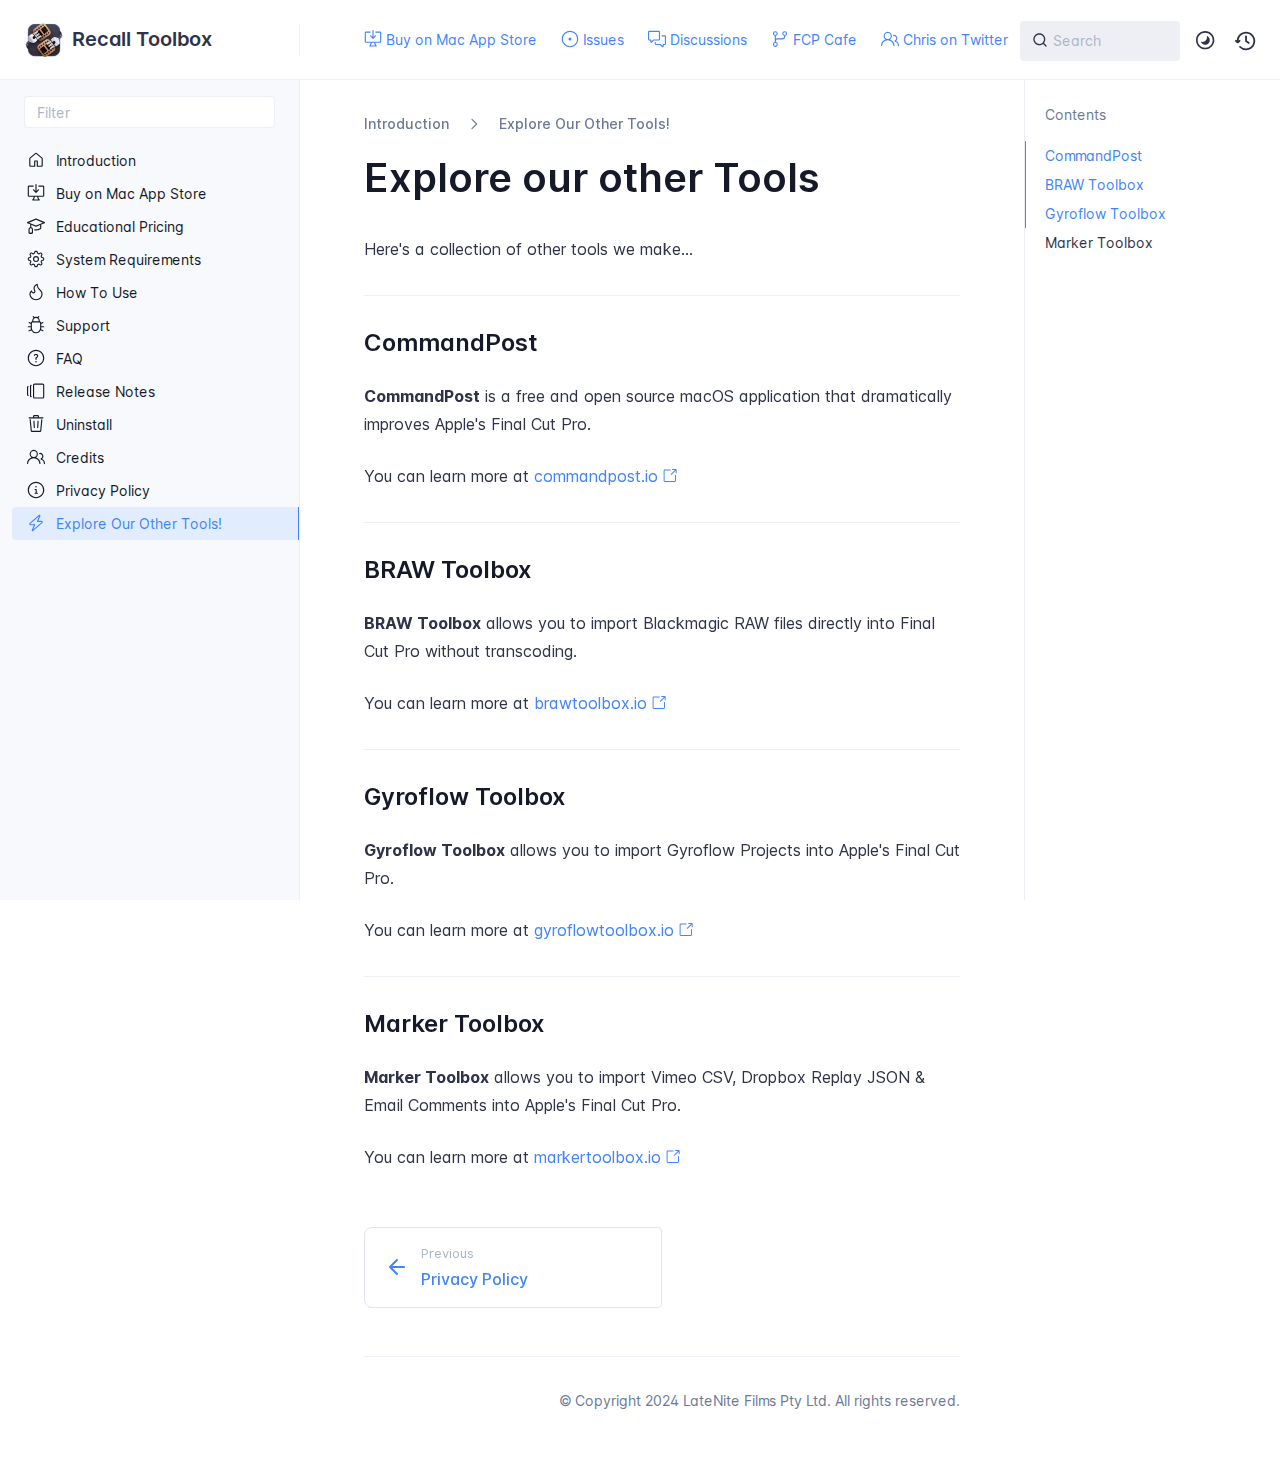
<file: other-tools/index.html>
<!DOCTYPE html>
<html lang="en" class="h-full">
<head>
    <meta charset="UTF-8">
    <meta name="viewport" content="width=device-width,initial-scale=1">
    <meta name="turbo-cache-control" content="no-cache" data-turbo-track="reload" data-track-token="3.5.0.778978451680">

    <!-- See retype.com -->
    <meta name="generator" content="Retype 3.5.0">

    <!-- Primary Meta Tags -->
    <title>Explore our other Tools</title>
    <meta name="title" content="Explore our other Tools">
    <meta name="description" content="Here's a collection of other tools we make...">

    <!-- Canonical -->
    <link rel="canonical" href="https://recalltoolbox.io/other-tools/">

    <!-- Open Graph / Facebook -->
    <meta property="og:type" content="website">
    <meta property="og:url" content="https://recalltoolbox.io/other-tools/">
    <meta property="og:title" content="Explore our other Tools">
    <meta property="og:description" content="Here's a collection of other tools we make...">

    <!-- Twitter -->
    <meta property="twitter:card" content="summary_large_image">
    <meta property="twitter:url" content="https://recalltoolbox.io/other-tools/">
    <meta property="twitter:title" content="Explore our other Tools">
    <meta property="twitter:description" content="Here's a collection of other tools we make...">

    <script data-cfasync="false">(function () { var el = document.documentElement, m = localStorage.getItem("doc_theme"), wm = window.matchMedia; if (m === "dark" || (!m && wm && wm("(prefers-color-scheme: dark)").matches)) { el.classList.add("dark") } else { el.classList.remove("dark") } })();</script>

    <link href="../resources/css/retype.css?v=3.5.0.778978451680" rel="stylesheet">

    <script data-cfasync="false" src="../resources/js/config.js?v=3.5.0.778978451680" data-turbo-eval="false" defer></script>
    <script data-cfasync="false" src="../resources/js/retype.js?v=3.5.0" data-turbo-eval="false" defer></script>
    <script id="lunr-js" data-cfasync="false" src="../resources/js/lunr.js?v=3.5.0.778978451680" data-turbo-eval="false" defer></script>
</head>
<body>
    <div id="docs-app" class="relative text-base antialiased text-gray-700 bg-white font-body dark:bg-dark-850 dark:text-dark-300">
        <div class="absolute bottom-0 left-0 bg-gray-100 dark:bg-dark-800" style="top: 5rem; right: 50%"></div>
    
        <header id="docs-site-header" class="sticky top-0 z-30 flex w-full h-16 bg-white border-b border-gray-200 md:h-20 dark:bg-dark-850 dark:border-dark-650">
            <div class="container relative flex items-center justify-between pr-6 grow md:justify-start">
                <!-- Mobile menu button skeleton -->
                <button v-cloak class="skeleton docs-mobile-menu-button flex items-center justify-center shrink-0 overflow-hidden dark:text-white focus:outline-none rounded-full w-10 h-10 ml-3.5 md:hidden"><svg xmlns="http://www.w3.org/2000/svg" class="mb-px shrink-0" width="24" height="24" viewBox="0 0 24 24" role="presentation" style="margin-bottom: 0px;"><g fill="currentColor"><path d="M2 4h20v2H2zM2 11h20v2H2zM2 18h20v2H2z"></path></g></svg></button>
                <div v-cloak id="docs-sidebar-toggle"></div>
        
                <!-- Logo -->
                <div class="flex items-center justify-between h-full py-2 md:w-75">
                    <div class="flex items-center px-2 md:px-6">
                        <a id="docs-site-logo" href="../" class="flex items-center leading-snug text-xl">
                            <span class="w-10 mr-2 grow-0 shrink-0 overflow-hidden">
                                <img class="max-h-10 dark:hidden md:inline-block" src="../static/logo.png">
                                <img class="max-h-10 hidden dark:inline-block" src="../static/logo.png">
                            </span>
                            <span class="dark:text-white font-semibold line-clamp-1 md:line-clamp-2">Recall Toolbox</span>
                        </a>
                    </div>
        
                    <span class="hidden h-8 border-r md:inline-block dark:border-dark-650"></span>
                </div>
        
                <div class="flex justify-between md:grow">
                    <!-- Top Nav -->
                    <nav class="hidden md:flex">
                        <ul class="flex flex-col mb-4 md:pl-16 md:mb-0 md:flex-row md:items-center">
                            <li class="mr-6">
                                <a class="py-2 md:mb-0 inline-flex items-center text-sm whitespace-nowrap transition-colors duration-200 ease-linear md:text-blue-500 dark:text-blue-400 hover:text-blue-800 dark:hover:text-blue-200" href="../buy/">
                                    <svg xmlns="http://www.w3.org/2000/svg" class="mb-px mr-1" width="18" height="18" viewBox="0 0 24 24" role="presentation">
                                        <g fill="currentColor">
                                            <path d="M11.25 9.331V.75a.75.75 0 0 1 1.5 0v8.58l1.949-2.11A.75.75 0 1 1 15.8 8.237l-3.25 3.52a.75.75 0 0 1-1.102 0l-3.25-3.52A.75.75 0 1 1 9.3 7.22l1.949 2.111Z"/><path d="M2.5 3.75v11.5c0 .138.112.25.25.25h18.5a.25.25 0 0 0 .25-.25V3.75a.25.25 0 0 0-.25-.25h-5.5a.75.75 0 0 1 0-1.5h5.5c.966 0 1.75.784 1.75 1.75v11.5A1.75 1.75 0 0 1 21.25 17h-6.204c.171 1.375.805 2.652 1.769 3.757A.752.752 0 0 1 16.25 22h-8.5a.75.75 0 0 1-.566-1.243c.965-1.105 1.599-2.382 1.77-3.757H2.75A1.75 1.75 0 0 1 1 15.25V3.75C1 2.784 1.784 2 2.75 2h5.5a.75.75 0 0 1 0 1.5h-5.5a.25.25 0 0 0-.25.25ZM10.463 17c-.126 1.266-.564 2.445-1.223 3.5h5.52c-.66-1.055-1.098-2.234-1.223-3.5Z"/>
                                        </g>
                                    </svg>
                                    <span>Buy on Mac App Store</span>
                                </a>
                            </li>
                            <li class="mr-6">
                                <a class="py-2 md:mb-0 inline-flex items-center text-sm whitespace-nowrap transition-colors duration-200 ease-linear md:text-blue-500 dark:text-blue-400 hover:text-blue-800 dark:hover:text-blue-200" href="https://github.com/latenitefilms/recalltoolbox/issues" target="_blank">
                                    <svg xmlns="http://www.w3.org/2000/svg" class="mb-px mr-1" width="18" height="18" viewBox="0 0 24 24" role="presentation">
                                        <g fill="currentColor">
                                            <path d="M12 1c6.075 0 11 4.925 11 11s-4.925 11-11 11S1 18.075 1 12 5.925 1 12 1ZM2.5 12a9.5 9.5 0 0 0 9.5 9.5 9.5 9.5 0 0 0 9.5-9.5A9.5 9.5 0 0 0 12 2.5 9.5 9.5 0 0 0 2.5 12Zm9.5 2a2 2 0 1 1-.001-3.999A2 2 0 0 1 12 14Z"/>
                                        </g>
                                    </svg>
                                    <span>Issues</span>
                                </a>
                            </li>
                            <li class="mr-6">
                                <a class="py-2 md:mb-0 inline-flex items-center text-sm whitespace-nowrap transition-colors duration-200 ease-linear md:text-blue-500 dark:text-blue-400 hover:text-blue-800 dark:hover:text-blue-200" href="https://github.com/latenitefilms/recalltoolbox/discussions" target="_blank">
                                    <svg xmlns="http://www.w3.org/2000/svg" class="mb-px mr-1" width="18" height="18" viewBox="0 0 24 24" role="presentation">
                                        <g fill="currentColor">
                                            <path d="M1.75 1h12.5c.966 0 1.75.784 1.75 1.75v9.5A1.75 1.75 0 0 1 14.25 14H8.061l-2.574 2.573A1.458 1.458 0 0 1 3 15.543V14H1.75A1.75 1.75 0 0 1 0 12.25v-9.5C0 1.784.784 1 1.75 1ZM1.5 2.75v9.5c0 .138.112.25.25.25h2a.75.75 0 0 1 .75.75v2.19l2.72-2.72a.749.749 0 0 1 .53-.22h6.5a.25.25 0 0 0 .25-.25v-9.5a.25.25 0 0 0-.25-.25H1.75a.25.25 0 0 0-.25.25Z"/><path d="M22.5 8.75a.25.25 0 0 0-.25-.25h-3.5a.75.75 0 0 1 0-1.5h3.5c.966 0 1.75.784 1.75 1.75v9.5A1.75 1.75 0 0 1 22.25 20H21v1.543a1.457 1.457 0 0 1-2.487 1.03L15.939 20H10.75A1.75 1.75 0 0 1 9 18.25v-1.465a.75.75 0 0 1 1.5 0v1.465c0 .138.112.25.25.25h5.5a.75.75 0 0 1 .53.22l2.72 2.72v-2.19a.75.75 0 0 1 .75-.75h2a.25.25 0 0 0 .25-.25v-9.5Z"/>
                                        </g>
                                    </svg>
                                    <span>Discussions</span>
                                </a>
                            </li>
                            <li class="mr-6">
                                <a class="py-2 md:mb-0 inline-flex items-center text-sm whitespace-nowrap transition-colors duration-200 ease-linear md:text-blue-500 dark:text-blue-400 hover:text-blue-800 dark:hover:text-blue-200" href="https://fcp.cafe" target="_blank">
                                    <svg xmlns="http://www.w3.org/2000/svg" class="mb-px mr-1" width="18" height="18" viewBox="0 0 24 24" role="presentation">
                                        <g fill="currentColor">
                                            <path d="M15 4.75a3.25 3.25 0 1 1 6.5 0 3.25 3.25 0 0 1-6.5 0ZM2.5 19.25a3.25 3.25 0 1 1 6.5 0 3.25 3.25 0 0 1-6.5 0Zm0-14.5a3.25 3.25 0 1 1 6.5 0 3.25 3.25 0 0 1-6.5 0ZM5.75 6.5a1.75 1.75 0 1 0-.001-3.501A1.75 1.75 0 0 0 5.75 6.5Zm0 14.5a1.75 1.75 0 1 0-.001-3.501A1.75 1.75 0 0 0 5.75 21Zm12.5-14.5a1.75 1.75 0 1 0-.001-3.501A1.75 1.75 0 0 0 18.25 6.5Z"/><path d="M5.75 16.75A.75.75 0 0 1 5 16V8a.75.75 0 0 1 1.5 0v8a.75.75 0 0 1-.75.75Z"/><path d="M17.5 8.75v-1H19v1a3.75 3.75 0 0 1-3.75 3.75h-7a1.75 1.75 0 0 0-1.75 1.75H5A3.25 3.25 0 0 1 8.25 11h7a2.25 2.25 0 0 0 2.25-2.25Z"/>
                                        </g>
                                    </svg>
                                    <span>FCP Cafe</span>
                                </a>
                            </li>
                            <li class="mr-6">
                                <a class="py-2 md:mb-0 inline-flex items-center text-sm whitespace-nowrap transition-colors duration-200 ease-linear md:text-blue-500 dark:text-blue-400 hover:text-blue-800 dark:hover:text-blue-200" href="https://twitter.com/chrisatlatenite" target="_blank">
                                    <svg xmlns="http://www.w3.org/2000/svg" class="mb-px mr-1" width="18" height="18" viewBox="0 0 24 24" role="presentation">
                                        <g fill="currentColor">
                                            <path d="M3.5 8a5.5 5.5 0 1 1 8.596 4.547 9.005 9.005 0 0 1 5.9 8.18.751.751 0 0 1-1.5.045 7.5 7.5 0 0 0-14.993 0 .75.75 0 0 1-1.499-.044 9.005 9.005 0 0 1 5.9-8.181A5.496 5.496 0 0 1 3.5 8ZM9 4a4 4 0 1 0 0 8 4 4 0 0 0 0-8Zm8.29 4c-.148 0-.292.01-.434.03a.75.75 0 1 1-.212-1.484 4.53 4.53 0 0 1 3.38 8.097 6.69 6.69 0 0 1 3.956 6.107.75.75 0 0 1-1.5 0 5.193 5.193 0 0 0-3.696-4.972l-.534-.16v-1.676l.41-.209A3.03 3.03 0 0 0 17.29 8Z"/>
                                        </g>
                                    </svg>
                                    <span>Chris on Twitter</span>
                                </a>
                            </li>
                            <li class="mr-6">
                                <a class="py-2 md:mb-0 inline-flex items-center text-sm whitespace-nowrap transition-colors duration-200 ease-linear md:text-blue-500 dark:text-blue-400 hover:text-blue-800 dark:hover:text-blue-200" href="https://latenitefilms.com" target="_blank">
                                    <svg xmlns="http://www.w3.org/2000/svg" class="mb-px mr-1" width="18" height="18" viewBox="0 0 24 24" role="presentation">
                                        <g fill="currentColor">
                                            <path d="M12 2.5c-3.81 0-6.5 2.743-6.5 6.119 0 1.536.632 2.572 1.425 3.56.172.215.347.422.527.635l.096.112c.21.25.427.508.63.774.404.531.783 1.128.995 1.834a.75.75 0 0 1-1.436.432c-.138-.46-.397-.89-.753-1.357a18.111 18.111 0 0 0-.582-.714l-.092-.11c-.18-.212-.37-.436-.555-.667C4.87 12.016 4 10.651 4 8.618 4 4.363 7.415 1 12 1s8 3.362 8 7.619c0 2.032-.87 3.397-1.755 4.5-.185.23-.375.454-.555.667l-.092.109c-.21.248-.405.481-.582.714-.356.467-.615.898-.753 1.357a.751.751 0 0 1-1.437-.432c.213-.706.592-1.303.997-1.834.202-.266.419-.524.63-.774l.095-.112c.18-.213.355-.42.527-.634.793-.99 1.425-2.025 1.425-3.561C18.5 5.243 15.81 2.5 12 2.5ZM8.75 18h6.5a.75.75 0 0 1 0 1.5h-6.5a.75.75 0 0 1 0-1.5Zm.75 3.75a.75.75 0 0 1 .75-.75h3.5a.75.75 0 0 1 0 1.5h-3.5a.75.75 0 0 1-.75-.75Z"/>
                                        </g>
                                    </svg>
                                    <span>LateNite</span>
                                </a>
                            </li>
        
                        </ul>
                    </nav>
        
                    <!-- Header Right Skeleton -->
                    <div v-cloak class="flex justify-end grow skeleton">
        
                        <!-- Search input mock -->
                        <div class="relative hidden w-40 lg:block lg:max-w-sm lg:ml-auto">
                            <div class="absolute flex items-center justify-center h-full pl-3 dark:text-dark-300">
                                <svg xmlns="http://www.w3.org/2000/svg" class="icon-base" width="16" height="16" viewBox="0 0 24 24" aria-labelledby="icon" role="presentation" style="margin-bottom: 1px;"><g fill="currentColor" ><path d="M21.71 20.29l-3.68-3.68A8.963 8.963 0 0020 11c0-4.96-4.04-9-9-9s-9 4.04-9 9 4.04 9 9 9c2.12 0 4.07-.74 5.61-1.97l3.68 3.68c.2.19.45.29.71.29s.51-.1.71-.29c.39-.39.39-1.03 0-1.42zM4 11c0-3.86 3.14-7 7-7s7 3.14 7 7c0 1.92-.78 3.66-2.04 4.93-.01.01-.02.01-.02.01-.01.01-.01.01-.01.02A6.98 6.98 0 0111 18c-3.86 0-7-3.14-7-7z" ></path></g></svg>
                            </div>
                            <input class="w-full h-10 placeholder-gray-400 transition-colors duration-200 ease-in bg-gray-200 border border-transparent rounded md:text-sm hover:bg-white hover:border-gray-300 focus:outline-none focus:bg-white focus:border-gray-500 dark:bg-dark-600 dark:border-dark-600 dark:placeholder-dark-400" style="padding: 0.625rem 0.75rem 0.625rem 2rem" type="text" placeholder="Search">
                        </div>
        
                        <!-- Mobile search button -->
                        <div class="flex items-center justify-center w-10 h-10 lg:hidden">
                            <svg xmlns="http://www.w3.org/2000/svg" class="shrink-0 icon-base" width="20" height="20" viewBox="0 0 24 24" aria-labelledby="icon" role="presentation" style="margin-bottom: 0px;"><g fill="currentColor" ><path d="M21.71 20.29l-3.68-3.68A8.963 8.963 0 0020 11c0-4.96-4.04-9-9-9s-9 4.04-9 9 4.04 9 9 9c2.12 0 4.07-.74 5.61-1.97l3.68 3.68c.2.19.45.29.71.29s.51-.1.71-.29c.39-.39.39-1.03 0-1.42zM4 11c0-3.86 3.14-7 7-7s7 3.14 7 7c0 1.92-.78 3.66-2.04 4.93-.01.01-.02.01-.02.01-.01.01-.01.01-.01.02A6.98 6.98 0 0111 18c-3.86 0-7-3.14-7-7z" ></path></g></svg>
                        </div>
        
                        <!-- Dark mode switch placeholder -->
                        <div class="w-10 h-10 lg:ml-2"></div>
        
                        <!-- History button -->
                        <div class="flex items-center justify-center w-10 h-10" style="margin-right: -0.625rem;">
                            <svg xmlns="http://www.w3.org/2000/svg" class="shrink-0 icon-base" width="22" height="22" viewBox="0 0 24 24" aria-labelledby="icon" role="presentation" style="margin-bottom: 0px;"><g fill="currentColor" ><g ><path d="M12.01 6.01c-.55 0-1 .45-1 1V12a1 1 0 00.4.8l3 2.22a.985.985 0 001.39-.2.996.996 0 00-.21-1.4l-2.6-1.92V7.01c.02-.55-.43-1-.98-1z"></path><path d="M12.01 1.91c-5.33 0-9.69 4.16-10.05 9.4l-.29-.26a.997.997 0 10-1.34 1.48l1.97 1.79c.19.17.43.26.67.26s.48-.09.67-.26l1.97-1.79a.997.997 0 10-1.34-1.48l-.31.28c.34-4.14 3.82-7.41 8.05-7.41 4.46 0 8.08 3.63 8.08 8.09s-3.63 8.08-8.08 8.08c-2.18 0-4.22-.85-5.75-2.4a.996.996 0 10-1.42 1.4 10.02 10.02 0 007.17 2.99c5.56 0 10.08-4.52 10.08-10.08.01-5.56-4.52-10.09-10.08-10.09z"></path></g></g></svg>
                        </div>
                    </div>
        
                    <div v-cloak class="flex justify-end grow">
                        <div id="docs-mobile-search-button"></div>
                        <doc-search-desktop></doc-search-desktop>
        
                        <doc-theme-switch class="lg:ml-2"></doc-theme-switch>
                        <doc-history></doc-history>
                    </div>
                </div>
            </div>
        </header>
    
        <div class="container relative flex bg-white">
            <!-- Sidebar Skeleton -->
            <div v-cloak class="fixed flex flex-col shrink-0 duration-300 ease-in-out bg-gray-100 border-gray-200 sidebar top-20 w-75 border-r h-screen md:sticky transition-transform skeleton dark:bg-dark-800 dark:border-dark-650">
            
                <!-- Render this div, if config.showSidebarFilter is `true` -->
                <div class="flex items-center h-16 px-6">
                    <input class="w-full h-8 px-3 py-2 transition-colors duration-200 ease-linear bg-white border border-gray-200 rounded shadow-none text-sm focus:outline-none focus:border-gray-600 dark:bg-dark-600 dark:border-dark-600" type="text" placeholder="Filter">
                </div>
            
                <div class="pl-6 mt-1 mb-4">
                    <div class="w-32 h-3 mb-4 bg-gray-200 rounded-full loading dark:bg-dark-600"></div>
                    <div class="w-48 h-3 mb-4 bg-gray-200 rounded-full loading dark:bg-dark-600"></div>
                    <div class="w-40 h-3 mb-4 bg-gray-200 rounded-full loading dark:bg-dark-600"></div>
                    <div class="w-32 h-3 mb-4 bg-gray-200 rounded-full loading dark:bg-dark-600"></div>
                    <div class="w-48 h-3 mb-4 bg-gray-200 rounded-full loading dark:bg-dark-600"></div>
                    <div class="w-40 h-3 mb-4 bg-gray-200 rounded-full loading dark:bg-dark-600"></div>
                </div>
            
            </div>
            
            <!-- Sidebar component -->
            <doc-sidebar v-cloak>
                <template #sidebar-footer>
                    <div class="shrink-0 mt-auto border-t md:bg-transparent md:border-none dark:border-dark-650">
            
                        <div class="py-3 px-6 md:hidden border-b dark:border-dark-650">
                            <nav>
                                <ul class="flex flex-wrap justify-center items-center">
                                    <li class="mr-6">
                                        <a class="block py-1 inline-flex items-center text-sm whitespace-nowrap transition-colors duration-200 ease-linear md:text-blue-500 dark:text-blue-400 hover:text-blue-800 dark:hover:text-blue-200" href="../buy/">
                                            <svg xmlns="http://www.w3.org/2000/svg" class="mb-px mr-1" width="18" height="18" viewBox="0 0 24 24" role="presentation">
                                                <g fill="currentColor">
                                                    <path d="M11.25 9.331V.75a.75.75 0 0 1 1.5 0v8.58l1.949-2.11A.75.75 0 1 1 15.8 8.237l-3.25 3.52a.75.75 0 0 1-1.102 0l-3.25-3.52A.75.75 0 1 1 9.3 7.22l1.949 2.111Z"/><path d="M2.5 3.75v11.5c0 .138.112.25.25.25h18.5a.25.25 0 0 0 .25-.25V3.75a.25.25 0 0 0-.25-.25h-5.5a.75.75 0 0 1 0-1.5h5.5c.966 0 1.75.784 1.75 1.75v11.5A1.75 1.75 0 0 1 21.25 17h-6.204c.171 1.375.805 2.652 1.769 3.757A.752.752 0 0 1 16.25 22h-8.5a.75.75 0 0 1-.566-1.243c.965-1.105 1.599-2.382 1.77-3.757H2.75A1.75 1.75 0 0 1 1 15.25V3.75C1 2.784 1.784 2 2.75 2h5.5a.75.75 0 0 1 0 1.5h-5.5a.25.25 0 0 0-.25.25ZM10.463 17c-.126 1.266-.564 2.445-1.223 3.5h5.52c-.66-1.055-1.098-2.234-1.223-3.5Z"/>
                                                </g>
                                            </svg>
                                            <span>Buy on Mac App Store</span>
                                        </a>
                                    </li>
                                    <li class="mr-6">
                                        <a class="block py-1 inline-flex items-center text-sm whitespace-nowrap transition-colors duration-200 ease-linear md:text-blue-500 dark:text-blue-400 hover:text-blue-800 dark:hover:text-blue-200" href="https://github.com/latenitefilms/recalltoolbox/issues" target="_blank">
                                            <svg xmlns="http://www.w3.org/2000/svg" class="mb-px mr-1" width="18" height="18" viewBox="0 0 24 24" role="presentation">
                                                <g fill="currentColor">
                                                    <path d="M12 1c6.075 0 11 4.925 11 11s-4.925 11-11 11S1 18.075 1 12 5.925 1 12 1ZM2.5 12a9.5 9.5 0 0 0 9.5 9.5 9.5 9.5 0 0 0 9.5-9.5A9.5 9.5 0 0 0 12 2.5 9.5 9.5 0 0 0 2.5 12Zm9.5 2a2 2 0 1 1-.001-3.999A2 2 0 0 1 12 14Z"/>
                                                </g>
                                            </svg>
                                            <span>Issues</span>
                                        </a>
                                    </li>
                                    <li class="mr-6">
                                        <a class="block py-1 inline-flex items-center text-sm whitespace-nowrap transition-colors duration-200 ease-linear md:text-blue-500 dark:text-blue-400 hover:text-blue-800 dark:hover:text-blue-200" href="https://github.com/latenitefilms/recalltoolbox/discussions" target="_blank">
                                            <svg xmlns="http://www.w3.org/2000/svg" class="mb-px mr-1" width="18" height="18" viewBox="0 0 24 24" role="presentation">
                                                <g fill="currentColor">
                                                    <path d="M1.75 1h12.5c.966 0 1.75.784 1.75 1.75v9.5A1.75 1.75 0 0 1 14.25 14H8.061l-2.574 2.573A1.458 1.458 0 0 1 3 15.543V14H1.75A1.75 1.75 0 0 1 0 12.25v-9.5C0 1.784.784 1 1.75 1ZM1.5 2.75v9.5c0 .138.112.25.25.25h2a.75.75 0 0 1 .75.75v2.19l2.72-2.72a.749.749 0 0 1 .53-.22h6.5a.25.25 0 0 0 .25-.25v-9.5a.25.25 0 0 0-.25-.25H1.75a.25.25 0 0 0-.25.25Z"/><path d="M22.5 8.75a.25.25 0 0 0-.25-.25h-3.5a.75.75 0 0 1 0-1.5h3.5c.966 0 1.75.784 1.75 1.75v9.5A1.75 1.75 0 0 1 22.25 20H21v1.543a1.457 1.457 0 0 1-2.487 1.03L15.939 20H10.75A1.75 1.75 0 0 1 9 18.25v-1.465a.75.75 0 0 1 1.5 0v1.465c0 .138.112.25.25.25h5.5a.75.75 0 0 1 .53.22l2.72 2.72v-2.19a.75.75 0 0 1 .75-.75h2a.25.25 0 0 0 .25-.25v-9.5Z"/>
                                                </g>
                                            </svg>
                                            <span>Discussions</span>
                                        </a>
                                    </li>
                                    <li class="mr-6">
                                        <a class="block py-1 inline-flex items-center text-sm whitespace-nowrap transition-colors duration-200 ease-linear md:text-blue-500 dark:text-blue-400 hover:text-blue-800 dark:hover:text-blue-200" href="https://fcp.cafe" target="_blank">
                                            <svg xmlns="http://www.w3.org/2000/svg" class="mb-px mr-1" width="18" height="18" viewBox="0 0 24 24" role="presentation">
                                                <g fill="currentColor">
                                                    <path d="M15 4.75a3.25 3.25 0 1 1 6.5 0 3.25 3.25 0 0 1-6.5 0ZM2.5 19.25a3.25 3.25 0 1 1 6.5 0 3.25 3.25 0 0 1-6.5 0Zm0-14.5a3.25 3.25 0 1 1 6.5 0 3.25 3.25 0 0 1-6.5 0ZM5.75 6.5a1.75 1.75 0 1 0-.001-3.501A1.75 1.75 0 0 0 5.75 6.5Zm0 14.5a1.75 1.75 0 1 0-.001-3.501A1.75 1.75 0 0 0 5.75 21Zm12.5-14.5a1.75 1.75 0 1 0-.001-3.501A1.75 1.75 0 0 0 18.25 6.5Z"/><path d="M5.75 16.75A.75.75 0 0 1 5 16V8a.75.75 0 0 1 1.5 0v8a.75.75 0 0 1-.75.75Z"/><path d="M17.5 8.75v-1H19v1a3.75 3.75 0 0 1-3.75 3.75h-7a1.75 1.75 0 0 0-1.75 1.75H5A3.25 3.25 0 0 1 8.25 11h7a2.25 2.25 0 0 0 2.25-2.25Z"/>
                                                </g>
                                            </svg>
                                            <span>FCP Cafe</span>
                                        </a>
                                    </li>
                                    <li class="mr-6">
                                        <a class="block py-1 inline-flex items-center text-sm whitespace-nowrap transition-colors duration-200 ease-linear md:text-blue-500 dark:text-blue-400 hover:text-blue-800 dark:hover:text-blue-200" href="https://twitter.com/chrisatlatenite" target="_blank">
                                            <svg xmlns="http://www.w3.org/2000/svg" class="mb-px mr-1" width="18" height="18" viewBox="0 0 24 24" role="presentation">
                                                <g fill="currentColor">
                                                    <path d="M3.5 8a5.5 5.5 0 1 1 8.596 4.547 9.005 9.005 0 0 1 5.9 8.18.751.751 0 0 1-1.5.045 7.5 7.5 0 0 0-14.993 0 .75.75 0 0 1-1.499-.044 9.005 9.005 0 0 1 5.9-8.181A5.496 5.496 0 0 1 3.5 8ZM9 4a4 4 0 1 0 0 8 4 4 0 0 0 0-8Zm8.29 4c-.148 0-.292.01-.434.03a.75.75 0 1 1-.212-1.484 4.53 4.53 0 0 1 3.38 8.097 6.69 6.69 0 0 1 3.956 6.107.75.75 0 0 1-1.5 0 5.193 5.193 0 0 0-3.696-4.972l-.534-.16v-1.676l.41-.209A3.03 3.03 0 0 0 17.29 8Z"/>
                                                </g>
                                            </svg>
                                            <span>Chris on Twitter</span>
                                        </a>
                                    </li>
                                    <li class="mr-6">
                                        <a class="block py-1 inline-flex items-center text-sm whitespace-nowrap transition-colors duration-200 ease-linear md:text-blue-500 dark:text-blue-400 hover:text-blue-800 dark:hover:text-blue-200" href="https://latenitefilms.com" target="_blank">
                                            <svg xmlns="http://www.w3.org/2000/svg" class="mb-px mr-1" width="18" height="18" viewBox="0 0 24 24" role="presentation">
                                                <g fill="currentColor">
                                                    <path d="M12 2.5c-3.81 0-6.5 2.743-6.5 6.119 0 1.536.632 2.572 1.425 3.56.172.215.347.422.527.635l.096.112c.21.25.427.508.63.774.404.531.783 1.128.995 1.834a.75.75 0 0 1-1.436.432c-.138-.46-.397-.89-.753-1.357a18.111 18.111 0 0 0-.582-.714l-.092-.11c-.18-.212-.37-.436-.555-.667C4.87 12.016 4 10.651 4 8.618 4 4.363 7.415 1 12 1s8 3.362 8 7.619c0 2.032-.87 3.397-1.755 4.5-.185.23-.375.454-.555.667l-.092.109c-.21.248-.405.481-.582.714-.356.467-.615.898-.753 1.357a.751.751 0 0 1-1.437-.432c.213-.706.592-1.303.997-1.834.202-.266.419-.524.63-.774l.095-.112c.18-.213.355-.42.527-.634.793-.99 1.425-2.025 1.425-3.561C18.5 5.243 15.81 2.5 12 2.5ZM8.75 18h6.5a.75.75 0 0 1 0 1.5h-6.5a.75.75 0 0 1 0-1.5Zm.75 3.75a.75.75 0 0 1 .75-.75h3.5a.75.75 0 0 1 0 1.5h-3.5a.75.75 0 0 1-.75-.75Z"/>
                                                </g>
                                            </svg>
                                            <span>LateNite</span>
                                        </a>
                                    </li>
            
                                </ul>
                            </nav>
                        </div>
                    </div>
                </template>
            </doc-sidebar>
    
            <div class="grow min-w-0 dark:bg-dark-850">
                <!-- Render "toolbar" template here on api pages --><!-- Render page content -->
                <div class="flex">
                    <div class="min-w-0 p-4 grow md:px-16">
                        <main class="relative pb-12 lg:pt-2">
                            <div class="docs-markdown" id="docs-content">
                                <!-- Rendered if sidebar right is enabled -->
                                <div id="docs-sidebar-right-toggle"></div>
                                <nav class="breadcrumb" aria-label="Breadcrumb">
                                    <ol role="list">
                                        <li class="pr-4">
                                            <a href="../" class="pr-4">
                                                Introduction
                                            </a>
                                            <svg xmlns="http://www.w3.org/2000/svg" fill="currentColor" width="18" height="18" viewBox="0 0 24 24" aria-hidden="true">
                                                <path d="M8.72 18.78a.75.75 0 0 1 0-1.06L14.44 12 8.72 6.28a.751.751 0 0 1 .018-1.042.751.751 0 0 1 1.042-.018l6.25 6.25a.75.75 0 0 1 0 1.06l-6.25 6.25a.75.75 0 0 1-1.06 0Z"/>
                                            </svg>
                                        </li>
                                        <li class="pr-4">
                                            <a href="../other-tools/" class="pr-4">
                                                Explore Our Other Tools!
                                            </a>
                                        </li>
                                    </ol>
                                </nav>
                
                                <!-- Page content  -->
<doc-anchor-target id="explore-our-other-tools" class="break-words">
    <h1>
        <doc-anchor-trigger class="header-anchor-trigger" to="#explore-our-other-tools">#</doc-anchor-trigger>
        <span>Explore our other Tools</span>
    </h1>
</doc-anchor-target>
<p>Here&#x27;s a collection of other tools we make...</p>
<hr>
<doc-anchor-target id="commandpost">
    <h3>
        <doc-anchor-trigger class="header-anchor-trigger" to="#commandpost">#</doc-anchor-trigger>
        <span>CommandPost</span>
    </h3>
</doc-anchor-target>
<p><strong>CommandPost</strong> is a free and open source macOS application that dramatically improves Apple&#x27;s Final Cut Pro.</p>
<p>You can learn more at <a href="https://commandpost.io" class="outbound" target="_blank"><span>commandpost.io</span><svg xmlns="http://www.w3.org/2000/svg" class="docs-icon ml-1" viewBox="0 0 24 24" role="presentation"><g fill="currentColor"><path d="M15.5 2.25a.75.75 0 0 1 .75-.75h5.5a.75.75 0 0 1 .75.75v5.5a.75.75 0 0 1-1.5 0V4.06l-6.22 6.22a.75.75 0 1 1-1.06-1.06L19.94 3h-3.69a.75.75 0 0 1-.75-.75Z"/><path d="M2.5 4.25c0-.966.784-1.75 1.75-1.75h8.5a.75.75 0 0 1 0 1.5h-8.5a.25.25 0 0 0-.25.25v15.5c0 .138.112.25.25.25h15.5a.25.25 0 0 0 .25-.25v-8.5a.75.75 0 0 1 1.5 0v8.5a1.75 1.75 0 0 1-1.75 1.75H4.25a1.75 1.75 0 0 1-1.75-1.75V4.25Z"/></g></svg></a></p>
<hr>
<doc-anchor-target id="braw-toolbox">
    <h3>
        <doc-anchor-trigger class="header-anchor-trigger" to="#braw-toolbox">#</doc-anchor-trigger>
        <span>BRAW Toolbox</span>
    </h3>
</doc-anchor-target>
<p><strong>BRAW Toolbox</strong> allows you to import Blackmagic RAW files directly into Final Cut Pro without transcoding.</p>
<p>You can learn more at <a href="https://brawtoolbox.io" class="outbound" target="_blank"><span>brawtoolbox.io</span><svg xmlns="http://www.w3.org/2000/svg" class="docs-icon ml-1" viewBox="0 0 24 24" role="presentation"><g fill="currentColor"><path d="M15.5 2.25a.75.75 0 0 1 .75-.75h5.5a.75.75 0 0 1 .75.75v5.5a.75.75 0 0 1-1.5 0V4.06l-6.22 6.22a.75.75 0 1 1-1.06-1.06L19.94 3h-3.69a.75.75 0 0 1-.75-.75Z"/><path d="M2.5 4.25c0-.966.784-1.75 1.75-1.75h8.5a.75.75 0 0 1 0 1.5h-8.5a.25.25 0 0 0-.25.25v15.5c0 .138.112.25.25.25h15.5a.25.25 0 0 0 .25-.25v-8.5a.75.75 0 0 1 1.5 0v8.5a1.75 1.75 0 0 1-1.75 1.75H4.25a1.75 1.75 0 0 1-1.75-1.75V4.25Z"/></g></svg></a></p>
<hr>
<doc-anchor-target id="gyroflow-toolbox">
    <h3>
        <doc-anchor-trigger class="header-anchor-trigger" to="#gyroflow-toolbox">#</doc-anchor-trigger>
        <span>Gyroflow Toolbox</span>
    </h3>
</doc-anchor-target>
<p><strong>Gyroflow Toolbox</strong> allows you to import Gyroflow Projects into Apple&#x27;s Final Cut Pro.</p>
<p>You can learn more at <a href="https://gyroflowtoolbox.io" class="outbound" target="_blank"><span>gyroflowtoolbox.io</span><svg xmlns="http://www.w3.org/2000/svg" class="docs-icon ml-1" viewBox="0 0 24 24" role="presentation"><g fill="currentColor"><path d="M15.5 2.25a.75.75 0 0 1 .75-.75h5.5a.75.75 0 0 1 .75.75v5.5a.75.75 0 0 1-1.5 0V4.06l-6.22 6.22a.75.75 0 1 1-1.06-1.06L19.94 3h-3.69a.75.75 0 0 1-.75-.75Z"/><path d="M2.5 4.25c0-.966.784-1.75 1.75-1.75h8.5a.75.75 0 0 1 0 1.5h-8.5a.25.25 0 0 0-.25.25v15.5c0 .138.112.25.25.25h15.5a.25.25 0 0 0 .25-.25v-8.5a.75.75 0 0 1 1.5 0v8.5a1.75 1.75 0 0 1-1.75 1.75H4.25a1.75 1.75 0 0 1-1.75-1.75V4.25Z"/></g></svg></a></p>
<hr>
<doc-anchor-target id="marker-toolbox">
    <h3>
        <doc-anchor-trigger class="header-anchor-trigger" to="#marker-toolbox">#</doc-anchor-trigger>
        <span>Marker Toolbox</span>
    </h3>
</doc-anchor-target>
<p><strong>Marker Toolbox</strong> allows you to import Vimeo CSV, Dropbox Replay JSON &amp; Email Comments into Apple&#x27;s Final Cut Pro.</p>
<p>You can learn more at <a href="https://markertoolbox.io" class="outbound" target="_blank"><span>markertoolbox.io</span><svg xmlns="http://www.w3.org/2000/svg" class="docs-icon ml-1" viewBox="0 0 24 24" role="presentation"><g fill="currentColor"><path d="M15.5 2.25a.75.75 0 0 1 .75-.75h5.5a.75.75 0 0 1 .75.75v5.5a.75.75 0 0 1-1.5 0V4.06l-6.22 6.22a.75.75 0 1 1-1.06-1.06L19.94 3h-3.69a.75.75 0 0 1-.75-.75Z"/><path d="M2.5 4.25c0-.966.784-1.75 1.75-1.75h8.5a.75.75 0 0 1 0 1.5h-8.5a.25.25 0 0 0-.25.25v15.5c0 .138.112.25.25.25h15.5a.25.25 0 0 0 .25-.25v-8.5a.75.75 0 0 1 1.5 0v8.5a1.75 1.75 0 0 1-1.75 1.75H4.25a1.75 1.75 0 0 1-1.75-1.75V4.25Z"/></g></svg></a></p>

                                
                                <!-- Required only on API pages -->
                                <doc-toolbar-member-filter-no-results></doc-toolbar-member-filter-no-results>
                            </div>
                            <footer class="clear-both">
                            
                                <nav class="flex mt-14">
                                    <div class="w-1/2">
                                        <a class="px-5 py-4 h-full flex items-center break-normal font-medium text-blue-500 dark:text-blue-400 border border-gray-300 hover:border-gray-400 dark:border-dark-650 dark:hover:border-dark-450 rounded-r rounded-l-lg transition-colors duration-150 relative hover:z-5" href="../privacy/">
                                            <svg xmlns="http://www.w3.org/2000/svg" class="mr-3" width="24" height="24" viewBox="0 0 24 24" fill="currentColor" overflow="visible"><path d="M19 11H7.41l5.29-5.29a.996.996 0 10-1.41-1.41l-7 7a1 1 0 000 1.42l7 7a1.024 1.024 0 001.42-.01.996.996 0 000-1.41L7.41 13H19c.55 0 1-.45 1-1s-.45-1-1-1z" /><path fill="none" d="M0 0h24v24H0z" /></svg>
                                            <span>
                                                <span class="block text-xs font-normal text-gray-400 dark:text-dark-400">Previous</span>
                                                <span class="block mt-1">Privacy Policy</span>
                                            </span>
                                        </a>
                                    </div>
                            
                                    <div class="w-1/2">
                                    </div>
                                </nav>
                            </footer>
                        </main>
                
                        <div class="border-t dark:border-dark-650 pt-6 mb-8">
                            <footer class="flex flex-wrap items-center justify-between">
                                <div>
                                    <ul class="flex flex-wrap items-center text-sm">
                                    </ul>
                                </div>
                                <div class="docs-copyright py-2 text-gray-500 dark:text-dark-350 text-sm leading-relaxed"><p>© Copyright 2024 LateNite Films Pty Ltd. All rights reserved.</p></div>
                            </footer>
                        </div>
                    </div>
                
                    <!-- Rendered if sidebar right is enabled -->
                    <!-- Sidebar right skeleton-->
                    <div v-cloak class="fixed top-0 bottom-0 right-0 translate-x-full bg-white border-gray-200 lg:sticky lg:border-l lg:shrink-0 lg:pt-6 lg:transform-none sm:w-1/2 lg:w-64 lg:z-0 md:w-104 sidebar-right skeleton dark:bg-dark-850 dark:border-dark-650">
                        <div class="pl-5">
                            <div class="w-32 h-3 mb-4 bg-gray-200 dark:bg-dark-600 rounded-full loading"></div>
                            <div class="w-48 h-3 mb-4 bg-gray-200 dark:bg-dark-600 rounded-full loading"></div>
                            <div class="w-40 h-3 mb-4 bg-gray-200 dark:bg-dark-600 rounded-full loading"></div>
                        </div>
                    </div>
                
                    <!-- User should be able to hide sidebar right -->
                    <doc-sidebar-right v-cloak></doc-sidebar-right>
                </div>

            </div>
        </div>
    
        <doc-search-mobile></doc-search-mobile>
        <doc-back-to-top></doc-back-to-top>
    </div>


    <div id="docs-overlay-target"></div>

    <script data-cfasync="false">window.__DOCS__ = { "title": "Explore Our Other Tools!", level: 1, icon: "file", hasPrism: false, hasMermaid: false, hasMath: false, tocDepth: 23 }</script>
</body>
</html>
</file>
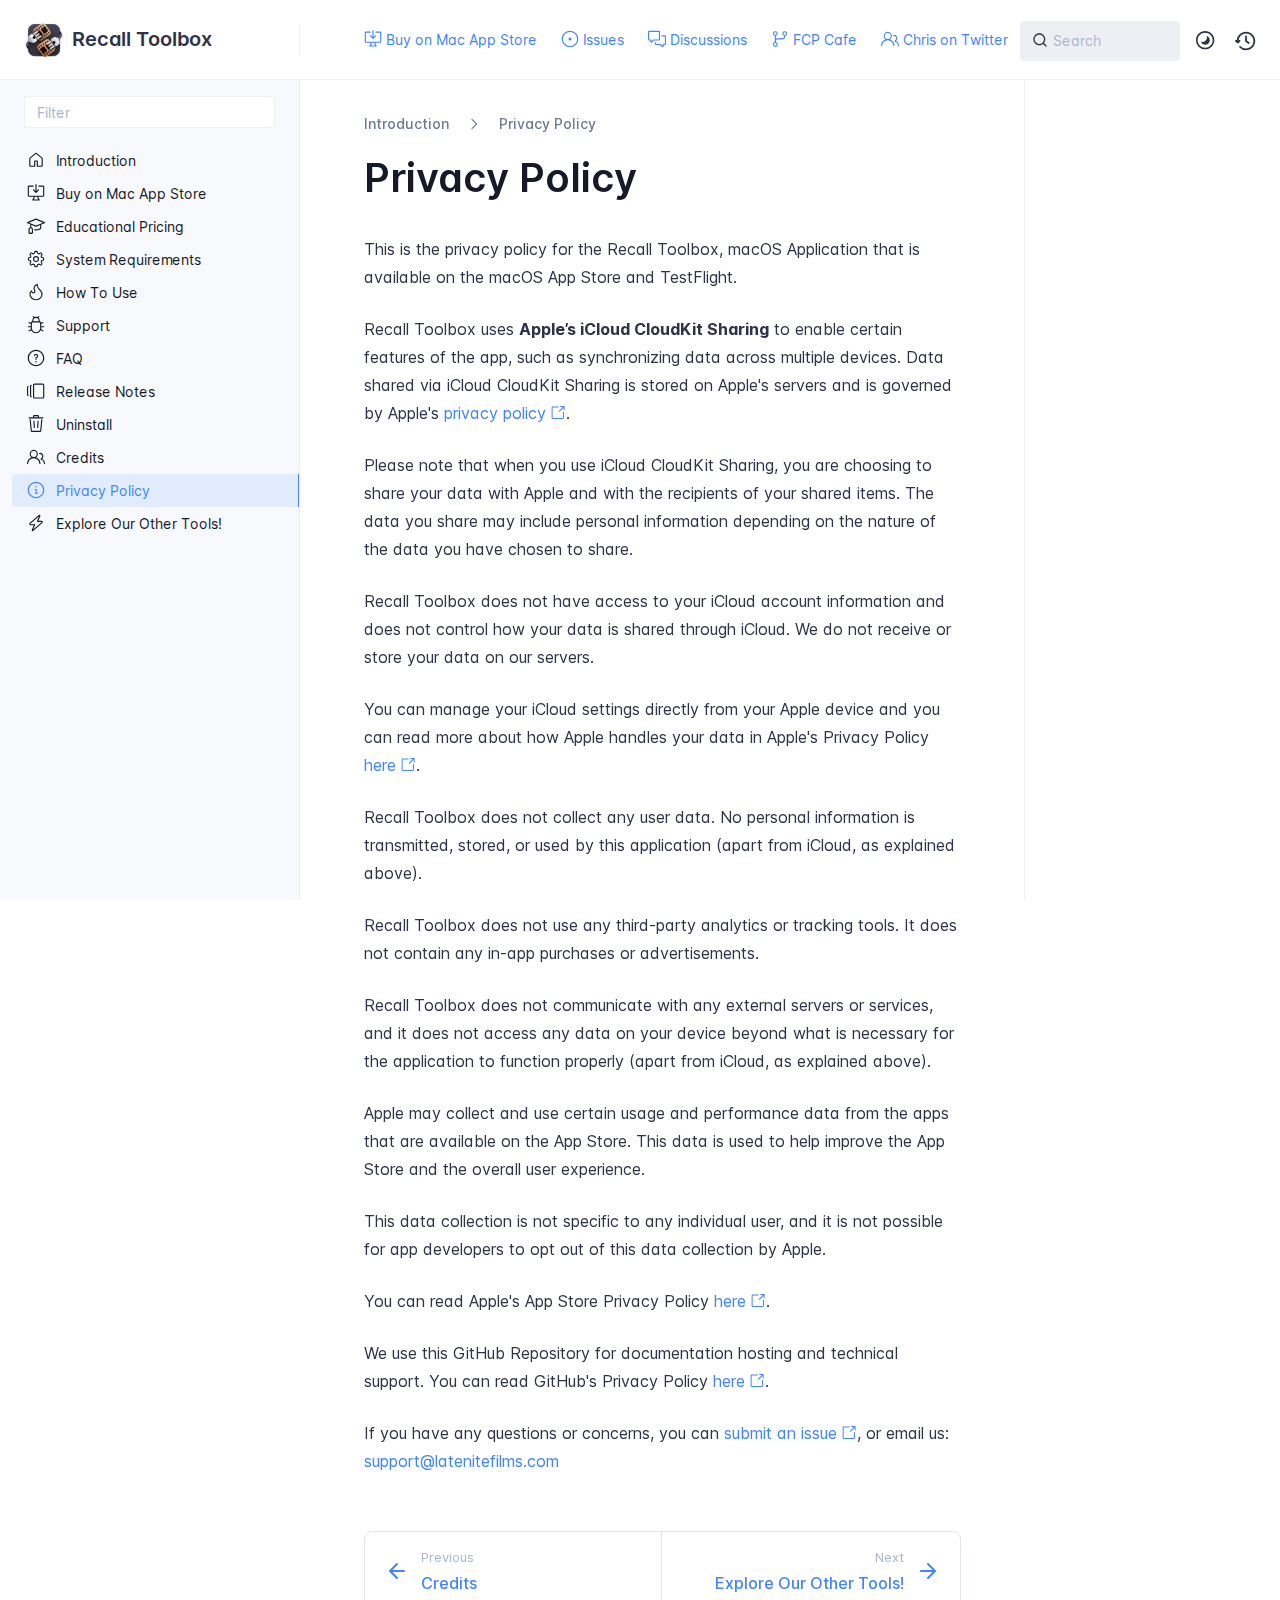
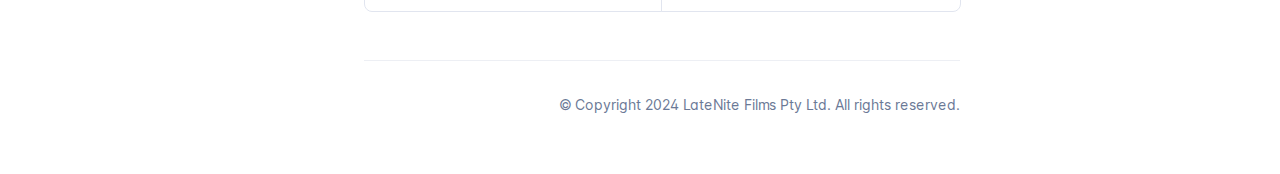
<file: privacy/index.html>
<!DOCTYPE html>
<html lang="en" class="h-full">
<head>
    <meta charset="UTF-8">
    <meta name="viewport" content="width=device-width,initial-scale=1">
    <meta name="turbo-cache-control" content="no-cache" data-turbo-track="reload" data-track-token="3.5.0.778978451680">

    <!-- See retype.com -->
    <meta name="generator" content="Retype 3.5.0">

    <!-- Primary Meta Tags -->
    <title>Privacy Policy</title>
    <meta name="title" content="Privacy Policy">
    <meta name="description" content="This is the privacy policy for the Recall Toolbox, macOS Application that is available on the macOS App Store and TestFlight.">

    <!-- Canonical -->
    <link rel="canonical" href="https://recalltoolbox.io/privacy/">

    <!-- Open Graph / Facebook -->
    <meta property="og:type" content="website">
    <meta property="og:url" content="https://recalltoolbox.io/privacy/">
    <meta property="og:title" content="Privacy Policy">
    <meta property="og:description" content="This is the privacy policy for the Recall Toolbox, macOS Application that is available on the macOS App Store and TestFlight.">

    <!-- Twitter -->
    <meta property="twitter:card" content="summary_large_image">
    <meta property="twitter:url" content="https://recalltoolbox.io/privacy/">
    <meta property="twitter:title" content="Privacy Policy">
    <meta property="twitter:description" content="This is the privacy policy for the Recall Toolbox, macOS Application that is available on the macOS App Store and TestFlight.">

    <script data-cfasync="false">(function () { var el = document.documentElement, m = localStorage.getItem("doc_theme"), wm = window.matchMedia; if (m === "dark" || (!m && wm && wm("(prefers-color-scheme: dark)").matches)) { el.classList.add("dark") } else { el.classList.remove("dark") } })();</script>

    <link href="../resources/css/retype.css?v=3.5.0.778978451680" rel="stylesheet">

    <script data-cfasync="false" src="../resources/js/config.js?v=3.5.0.778978451680" data-turbo-eval="false" defer></script>
    <script data-cfasync="false" src="../resources/js/retype.js?v=3.5.0" data-turbo-eval="false" defer></script>
    <script id="lunr-js" data-cfasync="false" src="../resources/js/lunr.js?v=3.5.0.778978451680" data-turbo-eval="false" defer></script>
</head>
<body>
    <div id="docs-app" class="relative text-base antialiased text-gray-700 bg-white font-body dark:bg-dark-850 dark:text-dark-300">
        <div class="absolute bottom-0 left-0 bg-gray-100 dark:bg-dark-800" style="top: 5rem; right: 50%"></div>
    
        <header id="docs-site-header" class="sticky top-0 z-30 flex w-full h-16 bg-white border-b border-gray-200 md:h-20 dark:bg-dark-850 dark:border-dark-650">
            <div class="container relative flex items-center justify-between pr-6 grow md:justify-start">
                <!-- Mobile menu button skeleton -->
                <button v-cloak class="skeleton docs-mobile-menu-button flex items-center justify-center shrink-0 overflow-hidden dark:text-white focus:outline-none rounded-full w-10 h-10 ml-3.5 md:hidden"><svg xmlns="http://www.w3.org/2000/svg" class="mb-px shrink-0" width="24" height="24" viewBox="0 0 24 24" role="presentation" style="margin-bottom: 0px;"><g fill="currentColor"><path d="M2 4h20v2H2zM2 11h20v2H2zM2 18h20v2H2z"></path></g></svg></button>
                <div v-cloak id="docs-sidebar-toggle"></div>
        
                <!-- Logo -->
                <div class="flex items-center justify-between h-full py-2 md:w-75">
                    <div class="flex items-center px-2 md:px-6">
                        <a id="docs-site-logo" href="../" class="flex items-center leading-snug text-xl">
                            <span class="w-10 mr-2 grow-0 shrink-0 overflow-hidden">
                                <img class="max-h-10 dark:hidden md:inline-block" src="../static/logo.png">
                                <img class="max-h-10 hidden dark:inline-block" src="../static/logo.png">
                            </span>
                            <span class="dark:text-white font-semibold line-clamp-1 md:line-clamp-2">Recall Toolbox</span>
                        </a>
                    </div>
        
                    <span class="hidden h-8 border-r md:inline-block dark:border-dark-650"></span>
                </div>
        
                <div class="flex justify-between md:grow">
                    <!-- Top Nav -->
                    <nav class="hidden md:flex">
                        <ul class="flex flex-col mb-4 md:pl-16 md:mb-0 md:flex-row md:items-center">
                            <li class="mr-6">
                                <a class="py-2 md:mb-0 inline-flex items-center text-sm whitespace-nowrap transition-colors duration-200 ease-linear md:text-blue-500 dark:text-blue-400 hover:text-blue-800 dark:hover:text-blue-200" href="../buy/">
                                    <svg xmlns="http://www.w3.org/2000/svg" class="mb-px mr-1" width="18" height="18" viewBox="0 0 24 24" role="presentation">
                                        <g fill="currentColor">
                                            <path d="M11.25 9.331V.75a.75.75 0 0 1 1.5 0v8.58l1.949-2.11A.75.75 0 1 1 15.8 8.237l-3.25 3.52a.75.75 0 0 1-1.102 0l-3.25-3.52A.75.75 0 1 1 9.3 7.22l1.949 2.111Z"/><path d="M2.5 3.75v11.5c0 .138.112.25.25.25h18.5a.25.25 0 0 0 .25-.25V3.75a.25.25 0 0 0-.25-.25h-5.5a.75.75 0 0 1 0-1.5h5.5c.966 0 1.75.784 1.75 1.75v11.5A1.75 1.75 0 0 1 21.25 17h-6.204c.171 1.375.805 2.652 1.769 3.757A.752.752 0 0 1 16.25 22h-8.5a.75.75 0 0 1-.566-1.243c.965-1.105 1.599-2.382 1.77-3.757H2.75A1.75 1.75 0 0 1 1 15.25V3.75C1 2.784 1.784 2 2.75 2h5.5a.75.75 0 0 1 0 1.5h-5.5a.25.25 0 0 0-.25.25ZM10.463 17c-.126 1.266-.564 2.445-1.223 3.5h5.52c-.66-1.055-1.098-2.234-1.223-3.5Z"/>
                                        </g>
                                    </svg>
                                    <span>Buy on Mac App Store</span>
                                </a>
                            </li>
                            <li class="mr-6">
                                <a class="py-2 md:mb-0 inline-flex items-center text-sm whitespace-nowrap transition-colors duration-200 ease-linear md:text-blue-500 dark:text-blue-400 hover:text-blue-800 dark:hover:text-blue-200" href="https://github.com/latenitefilms/recalltoolbox/issues" target="_blank">
                                    <svg xmlns="http://www.w3.org/2000/svg" class="mb-px mr-1" width="18" height="18" viewBox="0 0 24 24" role="presentation">
                                        <g fill="currentColor">
                                            <path d="M12 1c6.075 0 11 4.925 11 11s-4.925 11-11 11S1 18.075 1 12 5.925 1 12 1ZM2.5 12a9.5 9.5 0 0 0 9.5 9.5 9.5 9.5 0 0 0 9.5-9.5A9.5 9.5 0 0 0 12 2.5 9.5 9.5 0 0 0 2.5 12Zm9.5 2a2 2 0 1 1-.001-3.999A2 2 0 0 1 12 14Z"/>
                                        </g>
                                    </svg>
                                    <span>Issues</span>
                                </a>
                            </li>
                            <li class="mr-6">
                                <a class="py-2 md:mb-0 inline-flex items-center text-sm whitespace-nowrap transition-colors duration-200 ease-linear md:text-blue-500 dark:text-blue-400 hover:text-blue-800 dark:hover:text-blue-200" href="https://github.com/latenitefilms/recalltoolbox/discussions" target="_blank">
                                    <svg xmlns="http://www.w3.org/2000/svg" class="mb-px mr-1" width="18" height="18" viewBox="0 0 24 24" role="presentation">
                                        <g fill="currentColor">
                                            <path d="M1.75 1h12.5c.966 0 1.75.784 1.75 1.75v9.5A1.75 1.75 0 0 1 14.25 14H8.061l-2.574 2.573A1.458 1.458 0 0 1 3 15.543V14H1.75A1.75 1.75 0 0 1 0 12.25v-9.5C0 1.784.784 1 1.75 1ZM1.5 2.75v9.5c0 .138.112.25.25.25h2a.75.75 0 0 1 .75.75v2.19l2.72-2.72a.749.749 0 0 1 .53-.22h6.5a.25.25 0 0 0 .25-.25v-9.5a.25.25 0 0 0-.25-.25H1.75a.25.25 0 0 0-.25.25Z"/><path d="M22.5 8.75a.25.25 0 0 0-.25-.25h-3.5a.75.75 0 0 1 0-1.5h3.5c.966 0 1.75.784 1.75 1.75v9.5A1.75 1.75 0 0 1 22.25 20H21v1.543a1.457 1.457 0 0 1-2.487 1.03L15.939 20H10.75A1.75 1.75 0 0 1 9 18.25v-1.465a.75.75 0 0 1 1.5 0v1.465c0 .138.112.25.25.25h5.5a.75.75 0 0 1 .53.22l2.72 2.72v-2.19a.75.75 0 0 1 .75-.75h2a.25.25 0 0 0 .25-.25v-9.5Z"/>
                                        </g>
                                    </svg>
                                    <span>Discussions</span>
                                </a>
                            </li>
                            <li class="mr-6">
                                <a class="py-2 md:mb-0 inline-flex items-center text-sm whitespace-nowrap transition-colors duration-200 ease-linear md:text-blue-500 dark:text-blue-400 hover:text-blue-800 dark:hover:text-blue-200" href="https://fcp.cafe" target="_blank">
                                    <svg xmlns="http://www.w3.org/2000/svg" class="mb-px mr-1" width="18" height="18" viewBox="0 0 24 24" role="presentation">
                                        <g fill="currentColor">
                                            <path d="M15 4.75a3.25 3.25 0 1 1 6.5 0 3.25 3.25 0 0 1-6.5 0ZM2.5 19.25a3.25 3.25 0 1 1 6.5 0 3.25 3.25 0 0 1-6.5 0Zm0-14.5a3.25 3.25 0 1 1 6.5 0 3.25 3.25 0 0 1-6.5 0ZM5.75 6.5a1.75 1.75 0 1 0-.001-3.501A1.75 1.75 0 0 0 5.75 6.5Zm0 14.5a1.75 1.75 0 1 0-.001-3.501A1.75 1.75 0 0 0 5.75 21Zm12.5-14.5a1.75 1.75 0 1 0-.001-3.501A1.75 1.75 0 0 0 18.25 6.5Z"/><path d="M5.75 16.75A.75.75 0 0 1 5 16V8a.75.75 0 0 1 1.5 0v8a.75.75 0 0 1-.75.75Z"/><path d="M17.5 8.75v-1H19v1a3.75 3.75 0 0 1-3.75 3.75h-7a1.75 1.75 0 0 0-1.75 1.75H5A3.25 3.25 0 0 1 8.25 11h7a2.25 2.25 0 0 0 2.25-2.25Z"/>
                                        </g>
                                    </svg>
                                    <span>FCP Cafe</span>
                                </a>
                            </li>
                            <li class="mr-6">
                                <a class="py-2 md:mb-0 inline-flex items-center text-sm whitespace-nowrap transition-colors duration-200 ease-linear md:text-blue-500 dark:text-blue-400 hover:text-blue-800 dark:hover:text-blue-200" href="https://twitter.com/chrisatlatenite" target="_blank">
                                    <svg xmlns="http://www.w3.org/2000/svg" class="mb-px mr-1" width="18" height="18" viewBox="0 0 24 24" role="presentation">
                                        <g fill="currentColor">
                                            <path d="M3.5 8a5.5 5.5 0 1 1 8.596 4.547 9.005 9.005 0 0 1 5.9 8.18.751.751 0 0 1-1.5.045 7.5 7.5 0 0 0-14.993 0 .75.75 0 0 1-1.499-.044 9.005 9.005 0 0 1 5.9-8.181A5.496 5.496 0 0 1 3.5 8ZM9 4a4 4 0 1 0 0 8 4 4 0 0 0 0-8Zm8.29 4c-.148 0-.292.01-.434.03a.75.75 0 1 1-.212-1.484 4.53 4.53 0 0 1 3.38 8.097 6.69 6.69 0 0 1 3.956 6.107.75.75 0 0 1-1.5 0 5.193 5.193 0 0 0-3.696-4.972l-.534-.16v-1.676l.41-.209A3.03 3.03 0 0 0 17.29 8Z"/>
                                        </g>
                                    </svg>
                                    <span>Chris on Twitter</span>
                                </a>
                            </li>
                            <li class="mr-6">
                                <a class="py-2 md:mb-0 inline-flex items-center text-sm whitespace-nowrap transition-colors duration-200 ease-linear md:text-blue-500 dark:text-blue-400 hover:text-blue-800 dark:hover:text-blue-200" href="https://latenitefilms.com" target="_blank">
                                    <svg xmlns="http://www.w3.org/2000/svg" class="mb-px mr-1" width="18" height="18" viewBox="0 0 24 24" role="presentation">
                                        <g fill="currentColor">
                                            <path d="M12 2.5c-3.81 0-6.5 2.743-6.5 6.119 0 1.536.632 2.572 1.425 3.56.172.215.347.422.527.635l.096.112c.21.25.427.508.63.774.404.531.783 1.128.995 1.834a.75.75 0 0 1-1.436.432c-.138-.46-.397-.89-.753-1.357a18.111 18.111 0 0 0-.582-.714l-.092-.11c-.18-.212-.37-.436-.555-.667C4.87 12.016 4 10.651 4 8.618 4 4.363 7.415 1 12 1s8 3.362 8 7.619c0 2.032-.87 3.397-1.755 4.5-.185.23-.375.454-.555.667l-.092.109c-.21.248-.405.481-.582.714-.356.467-.615.898-.753 1.357a.751.751 0 0 1-1.437-.432c.213-.706.592-1.303.997-1.834.202-.266.419-.524.63-.774l.095-.112c.18-.213.355-.42.527-.634.793-.99 1.425-2.025 1.425-3.561C18.5 5.243 15.81 2.5 12 2.5ZM8.75 18h6.5a.75.75 0 0 1 0 1.5h-6.5a.75.75 0 0 1 0-1.5Zm.75 3.75a.75.75 0 0 1 .75-.75h3.5a.75.75 0 0 1 0 1.5h-3.5a.75.75 0 0 1-.75-.75Z"/>
                                        </g>
                                    </svg>
                                    <span>LateNite</span>
                                </a>
                            </li>
        
                        </ul>
                    </nav>
        
                    <!-- Header Right Skeleton -->
                    <div v-cloak class="flex justify-end grow skeleton">
        
                        <!-- Search input mock -->
                        <div class="relative hidden w-40 lg:block lg:max-w-sm lg:ml-auto">
                            <div class="absolute flex items-center justify-center h-full pl-3 dark:text-dark-300">
                                <svg xmlns="http://www.w3.org/2000/svg" class="icon-base" width="16" height="16" viewBox="0 0 24 24" aria-labelledby="icon" role="presentation" style="margin-bottom: 1px;"><g fill="currentColor" ><path d="M21.71 20.29l-3.68-3.68A8.963 8.963 0 0020 11c0-4.96-4.04-9-9-9s-9 4.04-9 9 4.04 9 9 9c2.12 0 4.07-.74 5.61-1.97l3.68 3.68c.2.19.45.29.71.29s.51-.1.71-.29c.39-.39.39-1.03 0-1.42zM4 11c0-3.86 3.14-7 7-7s7 3.14 7 7c0 1.92-.78 3.66-2.04 4.93-.01.01-.02.01-.02.01-.01.01-.01.01-.01.02A6.98 6.98 0 0111 18c-3.86 0-7-3.14-7-7z" ></path></g></svg>
                            </div>
                            <input class="w-full h-10 placeholder-gray-400 transition-colors duration-200 ease-in bg-gray-200 border border-transparent rounded md:text-sm hover:bg-white hover:border-gray-300 focus:outline-none focus:bg-white focus:border-gray-500 dark:bg-dark-600 dark:border-dark-600 dark:placeholder-dark-400" style="padding: 0.625rem 0.75rem 0.625rem 2rem" type="text" placeholder="Search">
                        </div>
        
                        <!-- Mobile search button -->
                        <div class="flex items-center justify-center w-10 h-10 lg:hidden">
                            <svg xmlns="http://www.w3.org/2000/svg" class="shrink-0 icon-base" width="20" height="20" viewBox="0 0 24 24" aria-labelledby="icon" role="presentation" style="margin-bottom: 0px;"><g fill="currentColor" ><path d="M21.71 20.29l-3.68-3.68A8.963 8.963 0 0020 11c0-4.96-4.04-9-9-9s-9 4.04-9 9 4.04 9 9 9c2.12 0 4.07-.74 5.61-1.97l3.68 3.68c.2.19.45.29.71.29s.51-.1.71-.29c.39-.39.39-1.03 0-1.42zM4 11c0-3.86 3.14-7 7-7s7 3.14 7 7c0 1.92-.78 3.66-2.04 4.93-.01.01-.02.01-.02.01-.01.01-.01.01-.01.02A6.98 6.98 0 0111 18c-3.86 0-7-3.14-7-7z" ></path></g></svg>
                        </div>
        
                        <!-- Dark mode switch placeholder -->
                        <div class="w-10 h-10 lg:ml-2"></div>
        
                        <!-- History button -->
                        <div class="flex items-center justify-center w-10 h-10" style="margin-right: -0.625rem;">
                            <svg xmlns="http://www.w3.org/2000/svg" class="shrink-0 icon-base" width="22" height="22" viewBox="0 0 24 24" aria-labelledby="icon" role="presentation" style="margin-bottom: 0px;"><g fill="currentColor" ><g ><path d="M12.01 6.01c-.55 0-1 .45-1 1V12a1 1 0 00.4.8l3 2.22a.985.985 0 001.39-.2.996.996 0 00-.21-1.4l-2.6-1.92V7.01c.02-.55-.43-1-.98-1z"></path><path d="M12.01 1.91c-5.33 0-9.69 4.16-10.05 9.4l-.29-.26a.997.997 0 10-1.34 1.48l1.97 1.79c.19.17.43.26.67.26s.48-.09.67-.26l1.97-1.79a.997.997 0 10-1.34-1.48l-.31.28c.34-4.14 3.82-7.41 8.05-7.41 4.46 0 8.08 3.63 8.08 8.09s-3.63 8.08-8.08 8.08c-2.18 0-4.22-.85-5.75-2.4a.996.996 0 10-1.42 1.4 10.02 10.02 0 007.17 2.99c5.56 0 10.08-4.52 10.08-10.08.01-5.56-4.52-10.09-10.08-10.09z"></path></g></g></svg>
                        </div>
                    </div>
        
                    <div v-cloak class="flex justify-end grow">
                        <div id="docs-mobile-search-button"></div>
                        <doc-search-desktop></doc-search-desktop>
        
                        <doc-theme-switch class="lg:ml-2"></doc-theme-switch>
                        <doc-history></doc-history>
                    </div>
                </div>
            </div>
        </header>
    
        <div class="container relative flex bg-white">
            <!-- Sidebar Skeleton -->
            <div v-cloak class="fixed flex flex-col shrink-0 duration-300 ease-in-out bg-gray-100 border-gray-200 sidebar top-20 w-75 border-r h-screen md:sticky transition-transform skeleton dark:bg-dark-800 dark:border-dark-650">
            
                <!-- Render this div, if config.showSidebarFilter is `true` -->
                <div class="flex items-center h-16 px-6">
                    <input class="w-full h-8 px-3 py-2 transition-colors duration-200 ease-linear bg-white border border-gray-200 rounded shadow-none text-sm focus:outline-none focus:border-gray-600 dark:bg-dark-600 dark:border-dark-600" type="text" placeholder="Filter">
                </div>
            
                <div class="pl-6 mt-1 mb-4">
                    <div class="w-32 h-3 mb-4 bg-gray-200 rounded-full loading dark:bg-dark-600"></div>
                    <div class="w-48 h-3 mb-4 bg-gray-200 rounded-full loading dark:bg-dark-600"></div>
                    <div class="w-40 h-3 mb-4 bg-gray-200 rounded-full loading dark:bg-dark-600"></div>
                    <div class="w-32 h-3 mb-4 bg-gray-200 rounded-full loading dark:bg-dark-600"></div>
                    <div class="w-48 h-3 mb-4 bg-gray-200 rounded-full loading dark:bg-dark-600"></div>
                    <div class="w-40 h-3 mb-4 bg-gray-200 rounded-full loading dark:bg-dark-600"></div>
                </div>
            
            </div>
            
            <!-- Sidebar component -->
            <doc-sidebar v-cloak>
                <template #sidebar-footer>
                    <div class="shrink-0 mt-auto border-t md:bg-transparent md:border-none dark:border-dark-650">
            
                        <div class="py-3 px-6 md:hidden border-b dark:border-dark-650">
                            <nav>
                                <ul class="flex flex-wrap justify-center items-center">
                                    <li class="mr-6">
                                        <a class="block py-1 inline-flex items-center text-sm whitespace-nowrap transition-colors duration-200 ease-linear md:text-blue-500 dark:text-blue-400 hover:text-blue-800 dark:hover:text-blue-200" href="../buy/">
                                            <svg xmlns="http://www.w3.org/2000/svg" class="mb-px mr-1" width="18" height="18" viewBox="0 0 24 24" role="presentation">
                                                <g fill="currentColor">
                                                    <path d="M11.25 9.331V.75a.75.75 0 0 1 1.5 0v8.58l1.949-2.11A.75.75 0 1 1 15.8 8.237l-3.25 3.52a.75.75 0 0 1-1.102 0l-3.25-3.52A.75.75 0 1 1 9.3 7.22l1.949 2.111Z"/><path d="M2.5 3.75v11.5c0 .138.112.25.25.25h18.5a.25.25 0 0 0 .25-.25V3.75a.25.25 0 0 0-.25-.25h-5.5a.75.75 0 0 1 0-1.5h5.5c.966 0 1.75.784 1.75 1.75v11.5A1.75 1.75 0 0 1 21.25 17h-6.204c.171 1.375.805 2.652 1.769 3.757A.752.752 0 0 1 16.25 22h-8.5a.75.75 0 0 1-.566-1.243c.965-1.105 1.599-2.382 1.77-3.757H2.75A1.75 1.75 0 0 1 1 15.25V3.75C1 2.784 1.784 2 2.75 2h5.5a.75.75 0 0 1 0 1.5h-5.5a.25.25 0 0 0-.25.25ZM10.463 17c-.126 1.266-.564 2.445-1.223 3.5h5.52c-.66-1.055-1.098-2.234-1.223-3.5Z"/>
                                                </g>
                                            </svg>
                                            <span>Buy on Mac App Store</span>
                                        </a>
                                    </li>
                                    <li class="mr-6">
                                        <a class="block py-1 inline-flex items-center text-sm whitespace-nowrap transition-colors duration-200 ease-linear md:text-blue-500 dark:text-blue-400 hover:text-blue-800 dark:hover:text-blue-200" href="https://github.com/latenitefilms/recalltoolbox/issues" target="_blank">
                                            <svg xmlns="http://www.w3.org/2000/svg" class="mb-px mr-1" width="18" height="18" viewBox="0 0 24 24" role="presentation">
                                                <g fill="currentColor">
                                                    <path d="M12 1c6.075 0 11 4.925 11 11s-4.925 11-11 11S1 18.075 1 12 5.925 1 12 1ZM2.5 12a9.5 9.5 0 0 0 9.5 9.5 9.5 9.5 0 0 0 9.5-9.5A9.5 9.5 0 0 0 12 2.5 9.5 9.5 0 0 0 2.5 12Zm9.5 2a2 2 0 1 1-.001-3.999A2 2 0 0 1 12 14Z"/>
                                                </g>
                                            </svg>
                                            <span>Issues</span>
                                        </a>
                                    </li>
                                    <li class="mr-6">
                                        <a class="block py-1 inline-flex items-center text-sm whitespace-nowrap transition-colors duration-200 ease-linear md:text-blue-500 dark:text-blue-400 hover:text-blue-800 dark:hover:text-blue-200" href="https://github.com/latenitefilms/recalltoolbox/discussions" target="_blank">
                                            <svg xmlns="http://www.w3.org/2000/svg" class="mb-px mr-1" width="18" height="18" viewBox="0 0 24 24" role="presentation">
                                                <g fill="currentColor">
                                                    <path d="M1.75 1h12.5c.966 0 1.75.784 1.75 1.75v9.5A1.75 1.75 0 0 1 14.25 14H8.061l-2.574 2.573A1.458 1.458 0 0 1 3 15.543V14H1.75A1.75 1.75 0 0 1 0 12.25v-9.5C0 1.784.784 1 1.75 1ZM1.5 2.75v9.5c0 .138.112.25.25.25h2a.75.75 0 0 1 .75.75v2.19l2.72-2.72a.749.749 0 0 1 .53-.22h6.5a.25.25 0 0 0 .25-.25v-9.5a.25.25 0 0 0-.25-.25H1.75a.25.25 0 0 0-.25.25Z"/><path d="M22.5 8.75a.25.25 0 0 0-.25-.25h-3.5a.75.75 0 0 1 0-1.5h3.5c.966 0 1.75.784 1.75 1.75v9.5A1.75 1.75 0 0 1 22.25 20H21v1.543a1.457 1.457 0 0 1-2.487 1.03L15.939 20H10.75A1.75 1.75 0 0 1 9 18.25v-1.465a.75.75 0 0 1 1.5 0v1.465c0 .138.112.25.25.25h5.5a.75.75 0 0 1 .53.22l2.72 2.72v-2.19a.75.75 0 0 1 .75-.75h2a.25.25 0 0 0 .25-.25v-9.5Z"/>
                                                </g>
                                            </svg>
                                            <span>Discussions</span>
                                        </a>
                                    </li>
                                    <li class="mr-6">
                                        <a class="block py-1 inline-flex items-center text-sm whitespace-nowrap transition-colors duration-200 ease-linear md:text-blue-500 dark:text-blue-400 hover:text-blue-800 dark:hover:text-blue-200" href="https://fcp.cafe" target="_blank">
                                            <svg xmlns="http://www.w3.org/2000/svg" class="mb-px mr-1" width="18" height="18" viewBox="0 0 24 24" role="presentation">
                                                <g fill="currentColor">
                                                    <path d="M15 4.75a3.25 3.25 0 1 1 6.5 0 3.25 3.25 0 0 1-6.5 0ZM2.5 19.25a3.25 3.25 0 1 1 6.5 0 3.25 3.25 0 0 1-6.5 0Zm0-14.5a3.25 3.25 0 1 1 6.5 0 3.25 3.25 0 0 1-6.5 0ZM5.75 6.5a1.75 1.75 0 1 0-.001-3.501A1.75 1.75 0 0 0 5.75 6.5Zm0 14.5a1.75 1.75 0 1 0-.001-3.501A1.75 1.75 0 0 0 5.75 21Zm12.5-14.5a1.75 1.75 0 1 0-.001-3.501A1.75 1.75 0 0 0 18.25 6.5Z"/><path d="M5.75 16.75A.75.75 0 0 1 5 16V8a.75.75 0 0 1 1.5 0v8a.75.75 0 0 1-.75.75Z"/><path d="M17.5 8.75v-1H19v1a3.75 3.75 0 0 1-3.75 3.75h-7a1.75 1.75 0 0 0-1.75 1.75H5A3.25 3.25 0 0 1 8.25 11h7a2.25 2.25 0 0 0 2.25-2.25Z"/>
                                                </g>
                                            </svg>
                                            <span>FCP Cafe</span>
                                        </a>
                                    </li>
                                    <li class="mr-6">
                                        <a class="block py-1 inline-flex items-center text-sm whitespace-nowrap transition-colors duration-200 ease-linear md:text-blue-500 dark:text-blue-400 hover:text-blue-800 dark:hover:text-blue-200" href="https://twitter.com/chrisatlatenite" target="_blank">
                                            <svg xmlns="http://www.w3.org/2000/svg" class="mb-px mr-1" width="18" height="18" viewBox="0 0 24 24" role="presentation">
                                                <g fill="currentColor">
                                                    <path d="M3.5 8a5.5 5.5 0 1 1 8.596 4.547 9.005 9.005 0 0 1 5.9 8.18.751.751 0 0 1-1.5.045 7.5 7.5 0 0 0-14.993 0 .75.75 0 0 1-1.499-.044 9.005 9.005 0 0 1 5.9-8.181A5.496 5.496 0 0 1 3.5 8ZM9 4a4 4 0 1 0 0 8 4 4 0 0 0 0-8Zm8.29 4c-.148 0-.292.01-.434.03a.75.75 0 1 1-.212-1.484 4.53 4.53 0 0 1 3.38 8.097 6.69 6.69 0 0 1 3.956 6.107.75.75 0 0 1-1.5 0 5.193 5.193 0 0 0-3.696-4.972l-.534-.16v-1.676l.41-.209A3.03 3.03 0 0 0 17.29 8Z"/>
                                                </g>
                                            </svg>
                                            <span>Chris on Twitter</span>
                                        </a>
                                    </li>
                                    <li class="mr-6">
                                        <a class="block py-1 inline-flex items-center text-sm whitespace-nowrap transition-colors duration-200 ease-linear md:text-blue-500 dark:text-blue-400 hover:text-blue-800 dark:hover:text-blue-200" href="https://latenitefilms.com" target="_blank">
                                            <svg xmlns="http://www.w3.org/2000/svg" class="mb-px mr-1" width="18" height="18" viewBox="0 0 24 24" role="presentation">
                                                <g fill="currentColor">
                                                    <path d="M12 2.5c-3.81 0-6.5 2.743-6.5 6.119 0 1.536.632 2.572 1.425 3.56.172.215.347.422.527.635l.096.112c.21.25.427.508.63.774.404.531.783 1.128.995 1.834a.75.75 0 0 1-1.436.432c-.138-.46-.397-.89-.753-1.357a18.111 18.111 0 0 0-.582-.714l-.092-.11c-.18-.212-.37-.436-.555-.667C4.87 12.016 4 10.651 4 8.618 4 4.363 7.415 1 12 1s8 3.362 8 7.619c0 2.032-.87 3.397-1.755 4.5-.185.23-.375.454-.555.667l-.092.109c-.21.248-.405.481-.582.714-.356.467-.615.898-.753 1.357a.751.751 0 0 1-1.437-.432c.213-.706.592-1.303.997-1.834.202-.266.419-.524.63-.774l.095-.112c.18-.213.355-.42.527-.634.793-.99 1.425-2.025 1.425-3.561C18.5 5.243 15.81 2.5 12 2.5ZM8.75 18h6.5a.75.75 0 0 1 0 1.5h-6.5a.75.75 0 0 1 0-1.5Zm.75 3.75a.75.75 0 0 1 .75-.75h3.5a.75.75 0 0 1 0 1.5h-3.5a.75.75 0 0 1-.75-.75Z"/>
                                                </g>
                                            </svg>
                                            <span>LateNite</span>
                                        </a>
                                    </li>
            
                                </ul>
                            </nav>
                        </div>
                    </div>
                </template>
            </doc-sidebar>
    
            <div class="grow min-w-0 dark:bg-dark-850">
                <!-- Render "toolbar" template here on api pages --><!-- Render page content -->
                <div class="flex">
                    <div class="min-w-0 p-4 grow md:px-16">
                        <main class="relative pb-12 lg:pt-2">
                            <div class="docs-markdown" id="docs-content">
                                <!-- Rendered if sidebar right is enabled -->
                                <div id="docs-sidebar-right-toggle"></div>
                                <nav class="breadcrumb" aria-label="Breadcrumb">
                                    <ol role="list">
                                        <li class="pr-4">
                                            <a href="../" class="pr-4">
                                                Introduction
                                            </a>
                                            <svg xmlns="http://www.w3.org/2000/svg" fill="currentColor" width="18" height="18" viewBox="0 0 24 24" aria-hidden="true">
                                                <path d="M8.72 18.78a.75.75 0 0 1 0-1.06L14.44 12 8.72 6.28a.751.751 0 0 1 .018-1.042.751.751 0 0 1 1.042-.018l6.25 6.25a.75.75 0 0 1 0 1.06l-6.25 6.25a.75.75 0 0 1-1.06 0Z"/>
                                            </svg>
                                        </li>
                                        <li class="pr-4">
                                            <a href="../privacy/" class="pr-4">
                                                Privacy Policy
                                            </a>
                                        </li>
                                    </ol>
                                </nav>
                
                                <!-- Page content  -->
<doc-anchor-target id="privacy-policy" class="break-words">
    <h1>
        <doc-anchor-trigger class="header-anchor-trigger" to="#privacy-policy">#</doc-anchor-trigger>
        <span>Privacy Policy</span>
    </h1>
</doc-anchor-target>
<p>This is the privacy policy for the Recall Toolbox, macOS Application that is available on the macOS App Store and TestFlight.</p>
<p>Recall Toolbox uses <strong>Apple’s iCloud CloudKit Sharing</strong> to enable certain features of the app, such as synchronizing data across multiple devices. Data shared via iCloud CloudKit Sharing is stored on Apple&#x27;s servers and is governed by Apple&#x27;s <a href="https://www.apple.com/legal/privacy/en-ww/" class="outbound" target="_blank"><span>privacy policy</span><svg xmlns="http://www.w3.org/2000/svg" class="docs-icon ml-1" viewBox="0 0 24 24" role="presentation"><g fill="currentColor"><path d="M15.5 2.25a.75.75 0 0 1 .75-.75h5.5a.75.75 0 0 1 .75.75v5.5a.75.75 0 0 1-1.5 0V4.06l-6.22 6.22a.75.75 0 1 1-1.06-1.06L19.94 3h-3.69a.75.75 0 0 1-.75-.75Z"/><path d="M2.5 4.25c0-.966.784-1.75 1.75-1.75h8.5a.75.75 0 0 1 0 1.5h-8.5a.25.25 0 0 0-.25.25v15.5c0 .138.112.25.25.25h15.5a.25.25 0 0 0 .25-.25v-8.5a.75.75 0 0 1 1.5 0v8.5a1.75 1.75 0 0 1-1.75 1.75H4.25a1.75 1.75 0 0 1-1.75-1.75V4.25Z"/></g></svg></a>.</p>
<p>Please note that when you use iCloud CloudKit Sharing, you are choosing to share your data with Apple and with the recipients of your shared items. The data you share may include personal information depending on the nature of the data you have chosen to share.</p>
<p>Recall Toolbox does not have access to your iCloud account information and does not control how your data is shared through iCloud. We do not receive or store your data on our servers.</p>
<p>You can manage your iCloud settings directly from your Apple device and you can read more about how Apple handles your data in Apple&#x27;s Privacy Policy <a href="https://www.apple.com/legal/privacy/en-ww/" class="outbound" target="_blank"><span>here</span><svg xmlns="http://www.w3.org/2000/svg" class="docs-icon ml-1" viewBox="0 0 24 24" role="presentation"><g fill="currentColor"><path d="M15.5 2.25a.75.75 0 0 1 .75-.75h5.5a.75.75 0 0 1 .75.75v5.5a.75.75 0 0 1-1.5 0V4.06l-6.22 6.22a.75.75 0 1 1-1.06-1.06L19.94 3h-3.69a.75.75 0 0 1-.75-.75Z"/><path d="M2.5 4.25c0-.966.784-1.75 1.75-1.75h8.5a.75.75 0 0 1 0 1.5h-8.5a.25.25 0 0 0-.25.25v15.5c0 .138.112.25.25.25h15.5a.25.25 0 0 0 .25-.25v-8.5a.75.75 0 0 1 1.5 0v8.5a1.75 1.75 0 0 1-1.75 1.75H4.25a1.75 1.75 0 0 1-1.75-1.75V4.25Z"/></g></svg></a>.</p>
<p>Recall Toolbox does not collect any user data. No personal information is transmitted, stored, or used by this application (apart from iCloud, as explained above).</p>
<p>Recall Toolbox does not use any third-party analytics or tracking tools. It does not contain any in-app purchases or advertisements.</p>
<p>Recall Toolbox does not communicate with any external servers or services, and it does not access any data on your device beyond what is necessary for the application to function properly (apart from iCloud, as explained above).</p>
<p>Apple may collect and use certain usage and performance data from the apps that are available on the App Store. This data is used to help improve the App Store and the overall user experience.</p>
<p>This data collection is not specific to any individual user, and it is not possible for app developers to opt out of this data collection by Apple.</p>
<p>You can read Apple&#x27;s App Store Privacy Policy <a href="https://www.apple.com/legal/privacy/data/en/app-store/" class="outbound" target="_blank"><span>here</span><svg xmlns="http://www.w3.org/2000/svg" class="docs-icon ml-1" viewBox="0 0 24 24" role="presentation"><g fill="currentColor"><path d="M15.5 2.25a.75.75 0 0 1 .75-.75h5.5a.75.75 0 0 1 .75.75v5.5a.75.75 0 0 1-1.5 0V4.06l-6.22 6.22a.75.75 0 1 1-1.06-1.06L19.94 3h-3.69a.75.75 0 0 1-.75-.75Z"/><path d="M2.5 4.25c0-.966.784-1.75 1.75-1.75h8.5a.75.75 0 0 1 0 1.5h-8.5a.25.25 0 0 0-.25.25v15.5c0 .138.112.25.25.25h15.5a.25.25 0 0 0 .25-.25v-8.5a.75.75 0 0 1 1.5 0v8.5a1.75 1.75 0 0 1-1.75 1.75H4.25a1.75 1.75 0 0 1-1.75-1.75V4.25Z"/></g></svg></a>.</p>
<p>We use this GitHub Repository for documentation hosting and technical support. You can read GitHub&#x27;s Privacy Policy <a href="https://docs.github.com/en/site-policy/privacy-policies/github-privacy-statement" class="outbound" target="_blank"><span>here</span><svg xmlns="http://www.w3.org/2000/svg" class="docs-icon ml-1" viewBox="0 0 24 24" role="presentation"><g fill="currentColor"><path d="M15.5 2.25a.75.75 0 0 1 .75-.75h5.5a.75.75 0 0 1 .75.75v5.5a.75.75 0 0 1-1.5 0V4.06l-6.22 6.22a.75.75 0 1 1-1.06-1.06L19.94 3h-3.69a.75.75 0 0 1-.75-.75Z"/><path d="M2.5 4.25c0-.966.784-1.75 1.75-1.75h8.5a.75.75 0 0 1 0 1.5h-8.5a.25.25 0 0 0-.25.25v15.5c0 .138.112.25.25.25h15.5a.25.25 0 0 0 .25-.25v-8.5a.75.75 0 0 1 1.5 0v8.5a1.75 1.75 0 0 1-1.75 1.75H4.25a1.75 1.75 0 0 1-1.75-1.75V4.25Z"/></g></svg></a>.</p>
<p>If you have any questions or concerns, you can <a href="https://github.com/latenitefilms/recalltoolbox/issues" class="outbound" target="_blank"><span>submit an issue</span><svg xmlns="http://www.w3.org/2000/svg" class="docs-icon ml-1" viewBox="0 0 24 24" role="presentation"><g fill="currentColor"><path d="M15.5 2.25a.75.75 0 0 1 .75-.75h5.5a.75.75 0 0 1 .75.75v5.5a.75.75 0 0 1-1.5 0V4.06l-6.22 6.22a.75.75 0 1 1-1.06-1.06L19.94 3h-3.69a.75.75 0 0 1-.75-.75Z"/><path d="M2.5 4.25c0-.966.784-1.75 1.75-1.75h8.5a.75.75 0 0 1 0 1.5h-8.5a.25.25 0 0 0-.25.25v15.5c0 .138.112.25.25.25h15.5a.25.25 0 0 0 .25-.25v-8.5a.75.75 0 0 1 1.5 0v8.5a1.75 1.75 0 0 1-1.75 1.75H4.25a1.75 1.75 0 0 1-1.75-1.75V4.25Z"/></g></svg></a>, or email us: <a href="mailto:support@latenitefilms.com">support@latenitefilms.com</a></p>

                                
                                <!-- Required only on API pages -->
                                <doc-toolbar-member-filter-no-results></doc-toolbar-member-filter-no-results>
                            </div>
                            <footer class="clear-both">
                            
                                <nav class="flex mt-14">
                                    <div class="w-1/2">
                                        <a class="px-5 py-4 h-full flex items-center break-normal font-medium text-blue-500 dark:text-blue-400 border border-gray-300 hover:border-gray-400 dark:border-dark-650 dark:hover:border-dark-450 rounded-l-lg transition-colors duration-150 relative hover:z-5" href="../credits/">
                                            <svg xmlns="http://www.w3.org/2000/svg" class="mr-3" width="24" height="24" viewBox="0 0 24 24" fill="currentColor" overflow="visible"><path d="M19 11H7.41l5.29-5.29a.996.996 0 10-1.41-1.41l-7 7a1 1 0 000 1.42l7 7a1.024 1.024 0 001.42-.01.996.996 0 000-1.41L7.41 13H19c.55 0 1-.45 1-1s-.45-1-1-1z" /><path fill="none" d="M0 0h24v24H0z" /></svg>
                                            <span>
                                                <span class="block text-xs font-normal text-gray-400 dark:text-dark-400">Previous</span>
                                                <span class="block mt-1">Credits</span>
                                            </span>
                                        </a>
                                    </div>
                            
                                    <div class="w-1/2">
                                        <a class="px-5 py-4 -mx-px h-full flex items-center justify-end break-normal font-medium text-blue-500 dark:text-blue-400 border border-gray-300 hover:border-gray-400 dark:border-dark-650 dark:hover:border-dark-450 rounded-r-lg transition-colors duration-150 relative hover:z-5" href="../other-tools/">
                                            <span>
                                                <span class="block text-xs font-normal text-right text-gray-400 dark:text-dark-400">Next</span>
                                                <span class="block mt-1">Explore Our Other Tools!</span>
                                            </span>
                                            <svg xmlns="http://www.w3.org/2000/svg" class="ml-3" width="24" height="24" viewBox="0 0 24 24" fill="currentColor" overflow="visible"><path d="M19.92 12.38a1 1 0 00-.22-1.09l-7-7a.996.996 0 10-1.41 1.41l5.3 5.3H5c-.55 0-1 .45-1 1s.45 1 1 1h11.59l-5.29 5.29a.996.996 0 000 1.41c.19.2.44.3.7.3s.51-.1.71-.29l7-7c.09-.09.16-.21.21-.33z" /><path fill="none" d="M0 0h24v24H0z" /></svg>
                                        </a>
                                    </div>
                                </nav>
                            </footer>
                        </main>
                
                        <div class="border-t dark:border-dark-650 pt-6 mb-8">
                            <footer class="flex flex-wrap items-center justify-between">
                                <div>
                                    <ul class="flex flex-wrap items-center text-sm">
                                    </ul>
                                </div>
                                <div class="docs-copyright py-2 text-gray-500 dark:text-dark-350 text-sm leading-relaxed"><p>© Copyright 2024 LateNite Films Pty Ltd. All rights reserved.</p></div>
                            </footer>
                        </div>
                    </div>
                
                    <!-- Rendered if sidebar right is enabled -->
                    <!-- Sidebar right skeleton-->
                    <div v-cloak class="fixed top-0 bottom-0 right-0 translate-x-full bg-white border-gray-200 lg:sticky lg:border-l lg:shrink-0 lg:pt-6 lg:transform-none sm:w-1/2 lg:w-64 lg:z-0 md:w-104 sidebar-right skeleton dark:bg-dark-850 dark:border-dark-650">
                        <div class="pl-5">
                            <div class="w-32 h-3 mb-4 bg-gray-200 dark:bg-dark-600 rounded-full loading"></div>
                            <div class="w-48 h-3 mb-4 bg-gray-200 dark:bg-dark-600 rounded-full loading"></div>
                            <div class="w-40 h-3 mb-4 bg-gray-200 dark:bg-dark-600 rounded-full loading"></div>
                        </div>
                    </div>
                
                    <!-- User should be able to hide sidebar right -->
                    <doc-sidebar-right v-cloak></doc-sidebar-right>
                </div>

            </div>
        </div>
    
        <doc-search-mobile></doc-search-mobile>
        <doc-back-to-top></doc-back-to-top>
    </div>


    <div id="docs-overlay-target"></div>

    <script data-cfasync="false">window.__DOCS__ = { "title": "Privacy Policy", level: 1, icon: "file", hasPrism: false, hasMermaid: false, hasMath: false, tocDepth: 23 }</script>
</body>
</html>
</file>
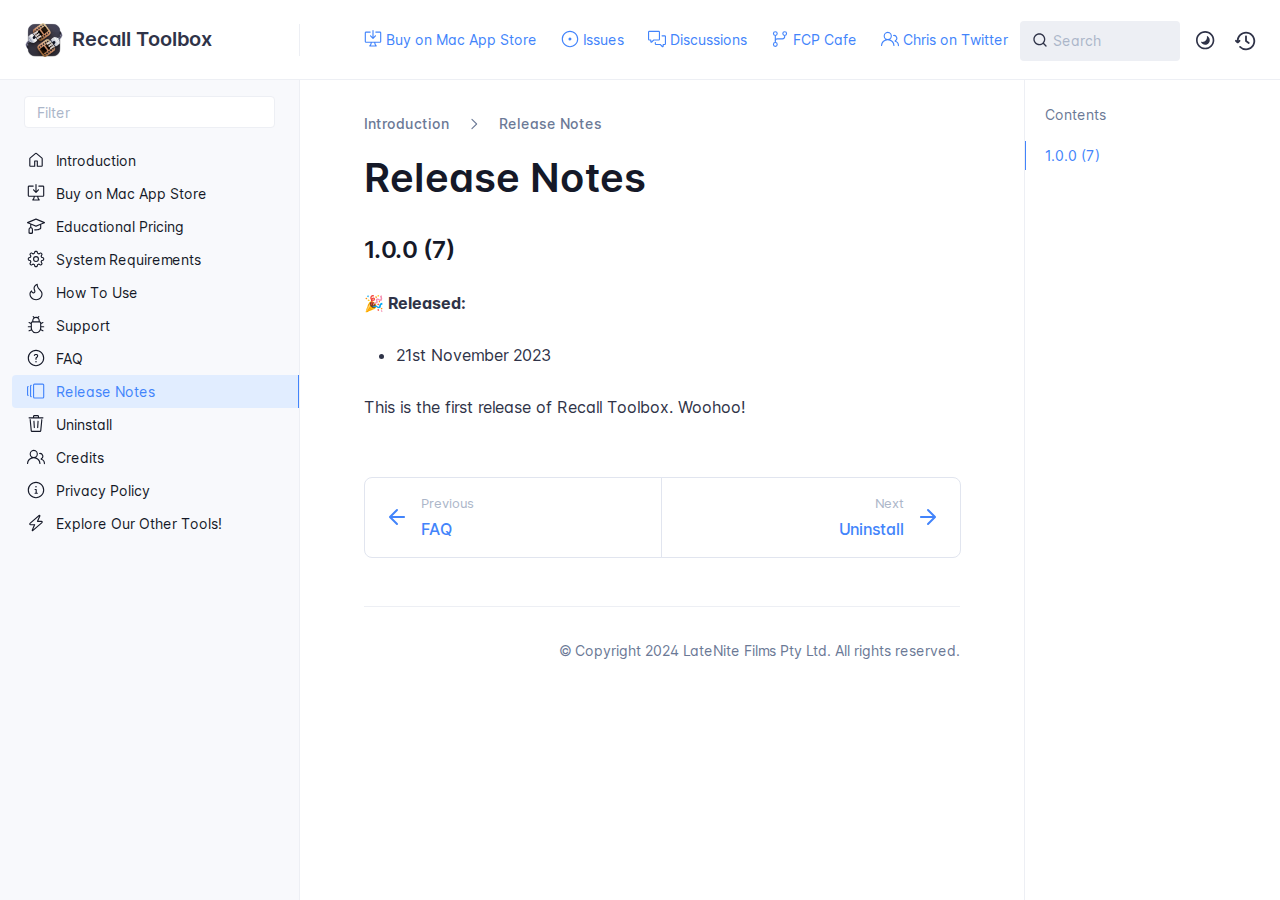
<file: release-notes/index.html>
<!DOCTYPE html>
<html lang="en" class="h-full">
<head>
    <meta charset="UTF-8">
    <meta name="viewport" content="width=device-width,initial-scale=1">
    <meta name="turbo-cache-control" content="no-cache" data-turbo-track="reload" data-track-token="3.5.0.778978451680">

    <!-- See retype.com -->
    <meta name="generator" content="Retype 3.5.0">

    <!-- Primary Meta Tags -->
    <title>Release Notes</title>
    <meta name="title" content="Release Notes">
    <meta name="description" content="🎉 Released:">

    <!-- Canonical -->
    <link rel="canonical" href="https://recalltoolbox.io/release-notes/">

    <!-- Open Graph / Facebook -->
    <meta property="og:type" content="website">
    <meta property="og:url" content="https://recalltoolbox.io/release-notes/">
    <meta property="og:title" content="Release Notes">
    <meta property="og:description" content="🎉 Released:">

    <!-- Twitter -->
    <meta property="twitter:card" content="summary_large_image">
    <meta property="twitter:url" content="https://recalltoolbox.io/release-notes/">
    <meta property="twitter:title" content="Release Notes">
    <meta property="twitter:description" content="🎉 Released:">

    <script data-cfasync="false">(function () { var el = document.documentElement, m = localStorage.getItem("doc_theme"), wm = window.matchMedia; if (m === "dark" || (!m && wm && wm("(prefers-color-scheme: dark)").matches)) { el.classList.add("dark") } else { el.classList.remove("dark") } })();</script>

    <link href="../resources/css/retype.css?v=3.5.0.778978451680" rel="stylesheet">

    <script data-cfasync="false" src="../resources/js/config.js?v=3.5.0.778978451680" data-turbo-eval="false" defer></script>
    <script data-cfasync="false" src="../resources/js/retype.js?v=3.5.0" data-turbo-eval="false" defer></script>
    <script id="lunr-js" data-cfasync="false" src="../resources/js/lunr.js?v=3.5.0.778978451680" data-turbo-eval="false" defer></script>
</head>
<body>
    <div id="docs-app" class="relative text-base antialiased text-gray-700 bg-white font-body dark:bg-dark-850 dark:text-dark-300">
        <div class="absolute bottom-0 left-0 bg-gray-100 dark:bg-dark-800" style="top: 5rem; right: 50%"></div>
    
        <header id="docs-site-header" class="sticky top-0 z-30 flex w-full h-16 bg-white border-b border-gray-200 md:h-20 dark:bg-dark-850 dark:border-dark-650">
            <div class="container relative flex items-center justify-between pr-6 grow md:justify-start">
                <!-- Mobile menu button skeleton -->
                <button v-cloak class="skeleton docs-mobile-menu-button flex items-center justify-center shrink-0 overflow-hidden dark:text-white focus:outline-none rounded-full w-10 h-10 ml-3.5 md:hidden"><svg xmlns="http://www.w3.org/2000/svg" class="mb-px shrink-0" width="24" height="24" viewBox="0 0 24 24" role="presentation" style="margin-bottom: 0px;"><g fill="currentColor"><path d="M2 4h20v2H2zM2 11h20v2H2zM2 18h20v2H2z"></path></g></svg></button>
                <div v-cloak id="docs-sidebar-toggle"></div>
        
                <!-- Logo -->
                <div class="flex items-center justify-between h-full py-2 md:w-75">
                    <div class="flex items-center px-2 md:px-6">
                        <a id="docs-site-logo" href="../" class="flex items-center leading-snug text-xl">
                            <span class="w-10 mr-2 grow-0 shrink-0 overflow-hidden">
                                <img class="max-h-10 dark:hidden md:inline-block" src="../static/logo.png">
                                <img class="max-h-10 hidden dark:inline-block" src="../static/logo.png">
                            </span>
                            <span class="dark:text-white font-semibold line-clamp-1 md:line-clamp-2">Recall Toolbox</span>
                        </a>
                    </div>
        
                    <span class="hidden h-8 border-r md:inline-block dark:border-dark-650"></span>
                </div>
        
                <div class="flex justify-between md:grow">
                    <!-- Top Nav -->
                    <nav class="hidden md:flex">
                        <ul class="flex flex-col mb-4 md:pl-16 md:mb-0 md:flex-row md:items-center">
                            <li class="mr-6">
                                <a class="py-2 md:mb-0 inline-flex items-center text-sm whitespace-nowrap transition-colors duration-200 ease-linear md:text-blue-500 dark:text-blue-400 hover:text-blue-800 dark:hover:text-blue-200" href="../buy/">
                                    <svg xmlns="http://www.w3.org/2000/svg" class="mb-px mr-1" width="18" height="18" viewBox="0 0 24 24" role="presentation">
                                        <g fill="currentColor">
                                            <path d="M11.25 9.331V.75a.75.75 0 0 1 1.5 0v8.58l1.949-2.11A.75.75 0 1 1 15.8 8.237l-3.25 3.52a.75.75 0 0 1-1.102 0l-3.25-3.52A.75.75 0 1 1 9.3 7.22l1.949 2.111Z"/><path d="M2.5 3.75v11.5c0 .138.112.25.25.25h18.5a.25.25 0 0 0 .25-.25V3.75a.25.25 0 0 0-.25-.25h-5.5a.75.75 0 0 1 0-1.5h5.5c.966 0 1.75.784 1.75 1.75v11.5A1.75 1.75 0 0 1 21.25 17h-6.204c.171 1.375.805 2.652 1.769 3.757A.752.752 0 0 1 16.25 22h-8.5a.75.75 0 0 1-.566-1.243c.965-1.105 1.599-2.382 1.77-3.757H2.75A1.75 1.75 0 0 1 1 15.25V3.75C1 2.784 1.784 2 2.75 2h5.5a.75.75 0 0 1 0 1.5h-5.5a.25.25 0 0 0-.25.25ZM10.463 17c-.126 1.266-.564 2.445-1.223 3.5h5.52c-.66-1.055-1.098-2.234-1.223-3.5Z"/>
                                        </g>
                                    </svg>
                                    <span>Buy on Mac App Store</span>
                                </a>
                            </li>
                            <li class="mr-6">
                                <a class="py-2 md:mb-0 inline-flex items-center text-sm whitespace-nowrap transition-colors duration-200 ease-linear md:text-blue-500 dark:text-blue-400 hover:text-blue-800 dark:hover:text-blue-200" href="https://github.com/latenitefilms/recalltoolbox/issues" target="_blank">
                                    <svg xmlns="http://www.w3.org/2000/svg" class="mb-px mr-1" width="18" height="18" viewBox="0 0 24 24" role="presentation">
                                        <g fill="currentColor">
                                            <path d="M12 1c6.075 0 11 4.925 11 11s-4.925 11-11 11S1 18.075 1 12 5.925 1 12 1ZM2.5 12a9.5 9.5 0 0 0 9.5 9.5 9.5 9.5 0 0 0 9.5-9.5A9.5 9.5 0 0 0 12 2.5 9.5 9.5 0 0 0 2.5 12Zm9.5 2a2 2 0 1 1-.001-3.999A2 2 0 0 1 12 14Z"/>
                                        </g>
                                    </svg>
                                    <span>Issues</span>
                                </a>
                            </li>
                            <li class="mr-6">
                                <a class="py-2 md:mb-0 inline-flex items-center text-sm whitespace-nowrap transition-colors duration-200 ease-linear md:text-blue-500 dark:text-blue-400 hover:text-blue-800 dark:hover:text-blue-200" href="https://github.com/latenitefilms/recalltoolbox/discussions" target="_blank">
                                    <svg xmlns="http://www.w3.org/2000/svg" class="mb-px mr-1" width="18" height="18" viewBox="0 0 24 24" role="presentation">
                                        <g fill="currentColor">
                                            <path d="M1.75 1h12.5c.966 0 1.75.784 1.75 1.75v9.5A1.75 1.75 0 0 1 14.25 14H8.061l-2.574 2.573A1.458 1.458 0 0 1 3 15.543V14H1.75A1.75 1.75 0 0 1 0 12.25v-9.5C0 1.784.784 1 1.75 1ZM1.5 2.75v9.5c0 .138.112.25.25.25h2a.75.75 0 0 1 .75.75v2.19l2.72-2.72a.749.749 0 0 1 .53-.22h6.5a.25.25 0 0 0 .25-.25v-9.5a.25.25 0 0 0-.25-.25H1.75a.25.25 0 0 0-.25.25Z"/><path d="M22.5 8.75a.25.25 0 0 0-.25-.25h-3.5a.75.75 0 0 1 0-1.5h3.5c.966 0 1.75.784 1.75 1.75v9.5A1.75 1.75 0 0 1 22.25 20H21v1.543a1.457 1.457 0 0 1-2.487 1.03L15.939 20H10.75A1.75 1.75 0 0 1 9 18.25v-1.465a.75.75 0 0 1 1.5 0v1.465c0 .138.112.25.25.25h5.5a.75.75 0 0 1 .53.22l2.72 2.72v-2.19a.75.75 0 0 1 .75-.75h2a.25.25 0 0 0 .25-.25v-9.5Z"/>
                                        </g>
                                    </svg>
                                    <span>Discussions</span>
                                </a>
                            </li>
                            <li class="mr-6">
                                <a class="py-2 md:mb-0 inline-flex items-center text-sm whitespace-nowrap transition-colors duration-200 ease-linear md:text-blue-500 dark:text-blue-400 hover:text-blue-800 dark:hover:text-blue-200" href="https://fcp.cafe" target="_blank">
                                    <svg xmlns="http://www.w3.org/2000/svg" class="mb-px mr-1" width="18" height="18" viewBox="0 0 24 24" role="presentation">
                                        <g fill="currentColor">
                                            <path d="M15 4.75a3.25 3.25 0 1 1 6.5 0 3.25 3.25 0 0 1-6.5 0ZM2.5 19.25a3.25 3.25 0 1 1 6.5 0 3.25 3.25 0 0 1-6.5 0Zm0-14.5a3.25 3.25 0 1 1 6.5 0 3.25 3.25 0 0 1-6.5 0ZM5.75 6.5a1.75 1.75 0 1 0-.001-3.501A1.75 1.75 0 0 0 5.75 6.5Zm0 14.5a1.75 1.75 0 1 0-.001-3.501A1.75 1.75 0 0 0 5.75 21Zm12.5-14.5a1.75 1.75 0 1 0-.001-3.501A1.75 1.75 0 0 0 18.25 6.5Z"/><path d="M5.75 16.75A.75.75 0 0 1 5 16V8a.75.75 0 0 1 1.5 0v8a.75.75 0 0 1-.75.75Z"/><path d="M17.5 8.75v-1H19v1a3.75 3.75 0 0 1-3.75 3.75h-7a1.75 1.75 0 0 0-1.75 1.75H5A3.25 3.25 0 0 1 8.25 11h7a2.25 2.25 0 0 0 2.25-2.25Z"/>
                                        </g>
                                    </svg>
                                    <span>FCP Cafe</span>
                                </a>
                            </li>
                            <li class="mr-6">
                                <a class="py-2 md:mb-0 inline-flex items-center text-sm whitespace-nowrap transition-colors duration-200 ease-linear md:text-blue-500 dark:text-blue-400 hover:text-blue-800 dark:hover:text-blue-200" href="https://twitter.com/chrisatlatenite" target="_blank">
                                    <svg xmlns="http://www.w3.org/2000/svg" class="mb-px mr-1" width="18" height="18" viewBox="0 0 24 24" role="presentation">
                                        <g fill="currentColor">
                                            <path d="M3.5 8a5.5 5.5 0 1 1 8.596 4.547 9.005 9.005 0 0 1 5.9 8.18.751.751 0 0 1-1.5.045 7.5 7.5 0 0 0-14.993 0 .75.75 0 0 1-1.499-.044 9.005 9.005 0 0 1 5.9-8.181A5.496 5.496 0 0 1 3.5 8ZM9 4a4 4 0 1 0 0 8 4 4 0 0 0 0-8Zm8.29 4c-.148 0-.292.01-.434.03a.75.75 0 1 1-.212-1.484 4.53 4.53 0 0 1 3.38 8.097 6.69 6.69 0 0 1 3.956 6.107.75.75 0 0 1-1.5 0 5.193 5.193 0 0 0-3.696-4.972l-.534-.16v-1.676l.41-.209A3.03 3.03 0 0 0 17.29 8Z"/>
                                        </g>
                                    </svg>
                                    <span>Chris on Twitter</span>
                                </a>
                            </li>
                            <li class="mr-6">
                                <a class="py-2 md:mb-0 inline-flex items-center text-sm whitespace-nowrap transition-colors duration-200 ease-linear md:text-blue-500 dark:text-blue-400 hover:text-blue-800 dark:hover:text-blue-200" href="https://latenitefilms.com" target="_blank">
                                    <svg xmlns="http://www.w3.org/2000/svg" class="mb-px mr-1" width="18" height="18" viewBox="0 0 24 24" role="presentation">
                                        <g fill="currentColor">
                                            <path d="M12 2.5c-3.81 0-6.5 2.743-6.5 6.119 0 1.536.632 2.572 1.425 3.56.172.215.347.422.527.635l.096.112c.21.25.427.508.63.774.404.531.783 1.128.995 1.834a.75.75 0 0 1-1.436.432c-.138-.46-.397-.89-.753-1.357a18.111 18.111 0 0 0-.582-.714l-.092-.11c-.18-.212-.37-.436-.555-.667C4.87 12.016 4 10.651 4 8.618 4 4.363 7.415 1 12 1s8 3.362 8 7.619c0 2.032-.87 3.397-1.755 4.5-.185.23-.375.454-.555.667l-.092.109c-.21.248-.405.481-.582.714-.356.467-.615.898-.753 1.357a.751.751 0 0 1-1.437-.432c.213-.706.592-1.303.997-1.834.202-.266.419-.524.63-.774l.095-.112c.18-.213.355-.42.527-.634.793-.99 1.425-2.025 1.425-3.561C18.5 5.243 15.81 2.5 12 2.5ZM8.75 18h6.5a.75.75 0 0 1 0 1.5h-6.5a.75.75 0 0 1 0-1.5Zm.75 3.75a.75.75 0 0 1 .75-.75h3.5a.75.75 0 0 1 0 1.5h-3.5a.75.75 0 0 1-.75-.75Z"/>
                                        </g>
                                    </svg>
                                    <span>LateNite</span>
                                </a>
                            </li>
        
                        </ul>
                    </nav>
        
                    <!-- Header Right Skeleton -->
                    <div v-cloak class="flex justify-end grow skeleton">
        
                        <!-- Search input mock -->
                        <div class="relative hidden w-40 lg:block lg:max-w-sm lg:ml-auto">
                            <div class="absolute flex items-center justify-center h-full pl-3 dark:text-dark-300">
                                <svg xmlns="http://www.w3.org/2000/svg" class="icon-base" width="16" height="16" viewBox="0 0 24 24" aria-labelledby="icon" role="presentation" style="margin-bottom: 1px;"><g fill="currentColor" ><path d="M21.71 20.29l-3.68-3.68A8.963 8.963 0 0020 11c0-4.96-4.04-9-9-9s-9 4.04-9 9 4.04 9 9 9c2.12 0 4.07-.74 5.61-1.97l3.68 3.68c.2.19.45.29.71.29s.51-.1.71-.29c.39-.39.39-1.03 0-1.42zM4 11c0-3.86 3.14-7 7-7s7 3.14 7 7c0 1.92-.78 3.66-2.04 4.93-.01.01-.02.01-.02.01-.01.01-.01.01-.01.02A6.98 6.98 0 0111 18c-3.86 0-7-3.14-7-7z" ></path></g></svg>
                            </div>
                            <input class="w-full h-10 placeholder-gray-400 transition-colors duration-200 ease-in bg-gray-200 border border-transparent rounded md:text-sm hover:bg-white hover:border-gray-300 focus:outline-none focus:bg-white focus:border-gray-500 dark:bg-dark-600 dark:border-dark-600 dark:placeholder-dark-400" style="padding: 0.625rem 0.75rem 0.625rem 2rem" type="text" placeholder="Search">
                        </div>
        
                        <!-- Mobile search button -->
                        <div class="flex items-center justify-center w-10 h-10 lg:hidden">
                            <svg xmlns="http://www.w3.org/2000/svg" class="shrink-0 icon-base" width="20" height="20" viewBox="0 0 24 24" aria-labelledby="icon" role="presentation" style="margin-bottom: 0px;"><g fill="currentColor" ><path d="M21.71 20.29l-3.68-3.68A8.963 8.963 0 0020 11c0-4.96-4.04-9-9-9s-9 4.04-9 9 4.04 9 9 9c2.12 0 4.07-.74 5.61-1.97l3.68 3.68c.2.19.45.29.71.29s.51-.1.71-.29c.39-.39.39-1.03 0-1.42zM4 11c0-3.86 3.14-7 7-7s7 3.14 7 7c0 1.92-.78 3.66-2.04 4.93-.01.01-.02.01-.02.01-.01.01-.01.01-.01.02A6.98 6.98 0 0111 18c-3.86 0-7-3.14-7-7z" ></path></g></svg>
                        </div>
        
                        <!-- Dark mode switch placeholder -->
                        <div class="w-10 h-10 lg:ml-2"></div>
        
                        <!-- History button -->
                        <div class="flex items-center justify-center w-10 h-10" style="margin-right: -0.625rem;">
                            <svg xmlns="http://www.w3.org/2000/svg" class="shrink-0 icon-base" width="22" height="22" viewBox="0 0 24 24" aria-labelledby="icon" role="presentation" style="margin-bottom: 0px;"><g fill="currentColor" ><g ><path d="M12.01 6.01c-.55 0-1 .45-1 1V12a1 1 0 00.4.8l3 2.22a.985.985 0 001.39-.2.996.996 0 00-.21-1.4l-2.6-1.92V7.01c.02-.55-.43-1-.98-1z"></path><path d="M12.01 1.91c-5.33 0-9.69 4.16-10.05 9.4l-.29-.26a.997.997 0 10-1.34 1.48l1.97 1.79c.19.17.43.26.67.26s.48-.09.67-.26l1.97-1.79a.997.997 0 10-1.34-1.48l-.31.28c.34-4.14 3.82-7.41 8.05-7.41 4.46 0 8.08 3.63 8.08 8.09s-3.63 8.08-8.08 8.08c-2.18 0-4.22-.85-5.75-2.4a.996.996 0 10-1.42 1.4 10.02 10.02 0 007.17 2.99c5.56 0 10.08-4.52 10.08-10.08.01-5.56-4.52-10.09-10.08-10.09z"></path></g></g></svg>
                        </div>
                    </div>
        
                    <div v-cloak class="flex justify-end grow">
                        <div id="docs-mobile-search-button"></div>
                        <doc-search-desktop></doc-search-desktop>
        
                        <doc-theme-switch class="lg:ml-2"></doc-theme-switch>
                        <doc-history></doc-history>
                    </div>
                </div>
            </div>
        </header>
    
        <div class="container relative flex bg-white">
            <!-- Sidebar Skeleton -->
            <div v-cloak class="fixed flex flex-col shrink-0 duration-300 ease-in-out bg-gray-100 border-gray-200 sidebar top-20 w-75 border-r h-screen md:sticky transition-transform skeleton dark:bg-dark-800 dark:border-dark-650">
            
                <!-- Render this div, if config.showSidebarFilter is `true` -->
                <div class="flex items-center h-16 px-6">
                    <input class="w-full h-8 px-3 py-2 transition-colors duration-200 ease-linear bg-white border border-gray-200 rounded shadow-none text-sm focus:outline-none focus:border-gray-600 dark:bg-dark-600 dark:border-dark-600" type="text" placeholder="Filter">
                </div>
            
                <div class="pl-6 mt-1 mb-4">
                    <div class="w-32 h-3 mb-4 bg-gray-200 rounded-full loading dark:bg-dark-600"></div>
                    <div class="w-48 h-3 mb-4 bg-gray-200 rounded-full loading dark:bg-dark-600"></div>
                    <div class="w-40 h-3 mb-4 bg-gray-200 rounded-full loading dark:bg-dark-600"></div>
                    <div class="w-32 h-3 mb-4 bg-gray-200 rounded-full loading dark:bg-dark-600"></div>
                    <div class="w-48 h-3 mb-4 bg-gray-200 rounded-full loading dark:bg-dark-600"></div>
                    <div class="w-40 h-3 mb-4 bg-gray-200 rounded-full loading dark:bg-dark-600"></div>
                </div>
            
            </div>
            
            <!-- Sidebar component -->
            <doc-sidebar v-cloak>
                <template #sidebar-footer>
                    <div class="shrink-0 mt-auto border-t md:bg-transparent md:border-none dark:border-dark-650">
            
                        <div class="py-3 px-6 md:hidden border-b dark:border-dark-650">
                            <nav>
                                <ul class="flex flex-wrap justify-center items-center">
                                    <li class="mr-6">
                                        <a class="block py-1 inline-flex items-center text-sm whitespace-nowrap transition-colors duration-200 ease-linear md:text-blue-500 dark:text-blue-400 hover:text-blue-800 dark:hover:text-blue-200" href="../buy/">
                                            <svg xmlns="http://www.w3.org/2000/svg" class="mb-px mr-1" width="18" height="18" viewBox="0 0 24 24" role="presentation">
                                                <g fill="currentColor">
                                                    <path d="M11.25 9.331V.75a.75.75 0 0 1 1.5 0v8.58l1.949-2.11A.75.75 0 1 1 15.8 8.237l-3.25 3.52a.75.75 0 0 1-1.102 0l-3.25-3.52A.75.75 0 1 1 9.3 7.22l1.949 2.111Z"/><path d="M2.5 3.75v11.5c0 .138.112.25.25.25h18.5a.25.25 0 0 0 .25-.25V3.75a.25.25 0 0 0-.25-.25h-5.5a.75.75 0 0 1 0-1.5h5.5c.966 0 1.75.784 1.75 1.75v11.5A1.75 1.75 0 0 1 21.25 17h-6.204c.171 1.375.805 2.652 1.769 3.757A.752.752 0 0 1 16.25 22h-8.5a.75.75 0 0 1-.566-1.243c.965-1.105 1.599-2.382 1.77-3.757H2.75A1.75 1.75 0 0 1 1 15.25V3.75C1 2.784 1.784 2 2.75 2h5.5a.75.75 0 0 1 0 1.5h-5.5a.25.25 0 0 0-.25.25ZM10.463 17c-.126 1.266-.564 2.445-1.223 3.5h5.52c-.66-1.055-1.098-2.234-1.223-3.5Z"/>
                                                </g>
                                            </svg>
                                            <span>Buy on Mac App Store</span>
                                        </a>
                                    </li>
                                    <li class="mr-6">
                                        <a class="block py-1 inline-flex items-center text-sm whitespace-nowrap transition-colors duration-200 ease-linear md:text-blue-500 dark:text-blue-400 hover:text-blue-800 dark:hover:text-blue-200" href="https://github.com/latenitefilms/recalltoolbox/issues" target="_blank">
                                            <svg xmlns="http://www.w3.org/2000/svg" class="mb-px mr-1" width="18" height="18" viewBox="0 0 24 24" role="presentation">
                                                <g fill="currentColor">
                                                    <path d="M12 1c6.075 0 11 4.925 11 11s-4.925 11-11 11S1 18.075 1 12 5.925 1 12 1ZM2.5 12a9.5 9.5 0 0 0 9.5 9.5 9.5 9.5 0 0 0 9.5-9.5A9.5 9.5 0 0 0 12 2.5 9.5 9.5 0 0 0 2.5 12Zm9.5 2a2 2 0 1 1-.001-3.999A2 2 0 0 1 12 14Z"/>
                                                </g>
                                            </svg>
                                            <span>Issues</span>
                                        </a>
                                    </li>
                                    <li class="mr-6">
                                        <a class="block py-1 inline-flex items-center text-sm whitespace-nowrap transition-colors duration-200 ease-linear md:text-blue-500 dark:text-blue-400 hover:text-blue-800 dark:hover:text-blue-200" href="https://github.com/latenitefilms/recalltoolbox/discussions" target="_blank">
                                            <svg xmlns="http://www.w3.org/2000/svg" class="mb-px mr-1" width="18" height="18" viewBox="0 0 24 24" role="presentation">
                                                <g fill="currentColor">
                                                    <path d="M1.75 1h12.5c.966 0 1.75.784 1.75 1.75v9.5A1.75 1.75 0 0 1 14.25 14H8.061l-2.574 2.573A1.458 1.458 0 0 1 3 15.543V14H1.75A1.75 1.75 0 0 1 0 12.25v-9.5C0 1.784.784 1 1.75 1ZM1.5 2.75v9.5c0 .138.112.25.25.25h2a.75.75 0 0 1 .75.75v2.19l2.72-2.72a.749.749 0 0 1 .53-.22h6.5a.25.25 0 0 0 .25-.25v-9.5a.25.25 0 0 0-.25-.25H1.75a.25.25 0 0 0-.25.25Z"/><path d="M22.5 8.75a.25.25 0 0 0-.25-.25h-3.5a.75.75 0 0 1 0-1.5h3.5c.966 0 1.75.784 1.75 1.75v9.5A1.75 1.75 0 0 1 22.25 20H21v1.543a1.457 1.457 0 0 1-2.487 1.03L15.939 20H10.75A1.75 1.75 0 0 1 9 18.25v-1.465a.75.75 0 0 1 1.5 0v1.465c0 .138.112.25.25.25h5.5a.75.75 0 0 1 .53.22l2.72 2.72v-2.19a.75.75 0 0 1 .75-.75h2a.25.25 0 0 0 .25-.25v-9.5Z"/>
                                                </g>
                                            </svg>
                                            <span>Discussions</span>
                                        </a>
                                    </li>
                                    <li class="mr-6">
                                        <a class="block py-1 inline-flex items-center text-sm whitespace-nowrap transition-colors duration-200 ease-linear md:text-blue-500 dark:text-blue-400 hover:text-blue-800 dark:hover:text-blue-200" href="https://fcp.cafe" target="_blank">
                                            <svg xmlns="http://www.w3.org/2000/svg" class="mb-px mr-1" width="18" height="18" viewBox="0 0 24 24" role="presentation">
                                                <g fill="currentColor">
                                                    <path d="M15 4.75a3.25 3.25 0 1 1 6.5 0 3.25 3.25 0 0 1-6.5 0ZM2.5 19.25a3.25 3.25 0 1 1 6.5 0 3.25 3.25 0 0 1-6.5 0Zm0-14.5a3.25 3.25 0 1 1 6.5 0 3.25 3.25 0 0 1-6.5 0ZM5.75 6.5a1.75 1.75 0 1 0-.001-3.501A1.75 1.75 0 0 0 5.75 6.5Zm0 14.5a1.75 1.75 0 1 0-.001-3.501A1.75 1.75 0 0 0 5.75 21Zm12.5-14.5a1.75 1.75 0 1 0-.001-3.501A1.75 1.75 0 0 0 18.25 6.5Z"/><path d="M5.75 16.75A.75.75 0 0 1 5 16V8a.75.75 0 0 1 1.5 0v8a.75.75 0 0 1-.75.75Z"/><path d="M17.5 8.75v-1H19v1a3.75 3.75 0 0 1-3.75 3.75h-7a1.75 1.75 0 0 0-1.75 1.75H5A3.25 3.25 0 0 1 8.25 11h7a2.25 2.25 0 0 0 2.25-2.25Z"/>
                                                </g>
                                            </svg>
                                            <span>FCP Cafe</span>
                                        </a>
                                    </li>
                                    <li class="mr-6">
                                        <a class="block py-1 inline-flex items-center text-sm whitespace-nowrap transition-colors duration-200 ease-linear md:text-blue-500 dark:text-blue-400 hover:text-blue-800 dark:hover:text-blue-200" href="https://twitter.com/chrisatlatenite" target="_blank">
                                            <svg xmlns="http://www.w3.org/2000/svg" class="mb-px mr-1" width="18" height="18" viewBox="0 0 24 24" role="presentation">
                                                <g fill="currentColor">
                                                    <path d="M3.5 8a5.5 5.5 0 1 1 8.596 4.547 9.005 9.005 0 0 1 5.9 8.18.751.751 0 0 1-1.5.045 7.5 7.5 0 0 0-14.993 0 .75.75 0 0 1-1.499-.044 9.005 9.005 0 0 1 5.9-8.181A5.496 5.496 0 0 1 3.5 8ZM9 4a4 4 0 1 0 0 8 4 4 0 0 0 0-8Zm8.29 4c-.148 0-.292.01-.434.03a.75.75 0 1 1-.212-1.484 4.53 4.53 0 0 1 3.38 8.097 6.69 6.69 0 0 1 3.956 6.107.75.75 0 0 1-1.5 0 5.193 5.193 0 0 0-3.696-4.972l-.534-.16v-1.676l.41-.209A3.03 3.03 0 0 0 17.29 8Z"/>
                                                </g>
                                            </svg>
                                            <span>Chris on Twitter</span>
                                        </a>
                                    </li>
                                    <li class="mr-6">
                                        <a class="block py-1 inline-flex items-center text-sm whitespace-nowrap transition-colors duration-200 ease-linear md:text-blue-500 dark:text-blue-400 hover:text-blue-800 dark:hover:text-blue-200" href="https://latenitefilms.com" target="_blank">
                                            <svg xmlns="http://www.w3.org/2000/svg" class="mb-px mr-1" width="18" height="18" viewBox="0 0 24 24" role="presentation">
                                                <g fill="currentColor">
                                                    <path d="M12 2.5c-3.81 0-6.5 2.743-6.5 6.119 0 1.536.632 2.572 1.425 3.56.172.215.347.422.527.635l.096.112c.21.25.427.508.63.774.404.531.783 1.128.995 1.834a.75.75 0 0 1-1.436.432c-.138-.46-.397-.89-.753-1.357a18.111 18.111 0 0 0-.582-.714l-.092-.11c-.18-.212-.37-.436-.555-.667C4.87 12.016 4 10.651 4 8.618 4 4.363 7.415 1 12 1s8 3.362 8 7.619c0 2.032-.87 3.397-1.755 4.5-.185.23-.375.454-.555.667l-.092.109c-.21.248-.405.481-.582.714-.356.467-.615.898-.753 1.357a.751.751 0 0 1-1.437-.432c.213-.706.592-1.303.997-1.834.202-.266.419-.524.63-.774l.095-.112c.18-.213.355-.42.527-.634.793-.99 1.425-2.025 1.425-3.561C18.5 5.243 15.81 2.5 12 2.5ZM8.75 18h6.5a.75.75 0 0 1 0 1.5h-6.5a.75.75 0 0 1 0-1.5Zm.75 3.75a.75.75 0 0 1 .75-.75h3.5a.75.75 0 0 1 0 1.5h-3.5a.75.75 0 0 1-.75-.75Z"/>
                                                </g>
                                            </svg>
                                            <span>LateNite</span>
                                        </a>
                                    </li>
            
                                </ul>
                            </nav>
                        </div>
                    </div>
                </template>
            </doc-sidebar>
    
            <div class="grow min-w-0 dark:bg-dark-850">
                <!-- Render "toolbar" template here on api pages --><!-- Render page content -->
                <div class="flex">
                    <div class="min-w-0 p-4 grow md:px-16">
                        <main class="relative pb-12 lg:pt-2">
                            <div class="docs-markdown" id="docs-content">
                                <!-- Rendered if sidebar right is enabled -->
                                <div id="docs-sidebar-right-toggle"></div>
                                <nav class="breadcrumb" aria-label="Breadcrumb">
                                    <ol role="list">
                                        <li class="pr-4">
                                            <a href="../" class="pr-4">
                                                Introduction
                                            </a>
                                            <svg xmlns="http://www.w3.org/2000/svg" fill="currentColor" width="18" height="18" viewBox="0 0 24 24" aria-hidden="true">
                                                <path d="M8.72 18.78a.75.75 0 0 1 0-1.06L14.44 12 8.72 6.28a.751.751 0 0 1 .018-1.042.751.751 0 0 1 1.042-.018l6.25 6.25a.75.75 0 0 1 0 1.06l-6.25 6.25a.75.75 0 0 1-1.06 0Z"/>
                                            </svg>
                                        </li>
                                        <li class="pr-4">
                                            <a href="../release-notes/" class="pr-4">
                                                Release Notes
                                            </a>
                                        </li>
                                    </ol>
                                </nav>
                
                                <!-- Page content  -->
<doc-anchor-target id="release-notes" class="break-words">
    <h1>
        <doc-anchor-trigger class="header-anchor-trigger" to="#release-notes">#</doc-anchor-trigger>
        <span>Release Notes</span>
    </h1>
</doc-anchor-target>
<doc-anchor-target id="100-7">
    <h3>
        <doc-anchor-trigger class="header-anchor-trigger" to="#100-7">#</doc-anchor-trigger>
        <span>1.0.0 (7)</span>
    </h3>
</doc-anchor-target>
<p><strong><span class="docs-emoji">&#x1F389;</span> Released:</strong></p>
<ul>
<li>21st November 2023</li>
</ul>
<p>This is the first release of Recall Toolbox. Woohoo!</p>

                                
                                <!-- Required only on API pages -->
                                <doc-toolbar-member-filter-no-results></doc-toolbar-member-filter-no-results>
                            </div>
                            <footer class="clear-both">
                            
                                <nav class="flex mt-14">
                                    <div class="w-1/2">
                                        <a class="px-5 py-4 h-full flex items-center break-normal font-medium text-blue-500 dark:text-blue-400 border border-gray-300 hover:border-gray-400 dark:border-dark-650 dark:hover:border-dark-450 rounded-l-lg transition-colors duration-150 relative hover:z-5" href="../faq/">
                                            <svg xmlns="http://www.w3.org/2000/svg" class="mr-3" width="24" height="24" viewBox="0 0 24 24" fill="currentColor" overflow="visible"><path d="M19 11H7.41l5.29-5.29a.996.996 0 10-1.41-1.41l-7 7a1 1 0 000 1.42l7 7a1.024 1.024 0 001.42-.01.996.996 0 000-1.41L7.41 13H19c.55 0 1-.45 1-1s-.45-1-1-1z" /><path fill="none" d="M0 0h24v24H0z" /></svg>
                                            <span>
                                                <span class="block text-xs font-normal text-gray-400 dark:text-dark-400">Previous</span>
                                                <span class="block mt-1">FAQ</span>
                                            </span>
                                        </a>
                                    </div>
                            
                                    <div class="w-1/2">
                                        <a class="px-5 py-4 -mx-px h-full flex items-center justify-end break-normal font-medium text-blue-500 dark:text-blue-400 border border-gray-300 hover:border-gray-400 dark:border-dark-650 dark:hover:border-dark-450 rounded-r-lg transition-colors duration-150 relative hover:z-5" href="../uninstall/">
                                            <span>
                                                <span class="block text-xs font-normal text-right text-gray-400 dark:text-dark-400">Next</span>
                                                <span class="block mt-1">Uninstall</span>
                                            </span>
                                            <svg xmlns="http://www.w3.org/2000/svg" class="ml-3" width="24" height="24" viewBox="0 0 24 24" fill="currentColor" overflow="visible"><path d="M19.92 12.38a1 1 0 00-.22-1.09l-7-7a.996.996 0 10-1.41 1.41l5.3 5.3H5c-.55 0-1 .45-1 1s.45 1 1 1h11.59l-5.29 5.29a.996.996 0 000 1.41c.19.2.44.3.7.3s.51-.1.71-.29l7-7c.09-.09.16-.21.21-.33z" /><path fill="none" d="M0 0h24v24H0z" /></svg>
                                        </a>
                                    </div>
                                </nav>
                            </footer>
                        </main>
                
                        <div class="border-t dark:border-dark-650 pt-6 mb-8">
                            <footer class="flex flex-wrap items-center justify-between">
                                <div>
                                    <ul class="flex flex-wrap items-center text-sm">
                                    </ul>
                                </div>
                                <div class="docs-copyright py-2 text-gray-500 dark:text-dark-350 text-sm leading-relaxed"><p>© Copyright 2024 LateNite Films Pty Ltd. All rights reserved.</p></div>
                            </footer>
                        </div>
                    </div>
                
                    <!-- Rendered if sidebar right is enabled -->
                    <!-- Sidebar right skeleton-->
                    <div v-cloak class="fixed top-0 bottom-0 right-0 translate-x-full bg-white border-gray-200 lg:sticky lg:border-l lg:shrink-0 lg:pt-6 lg:transform-none sm:w-1/2 lg:w-64 lg:z-0 md:w-104 sidebar-right skeleton dark:bg-dark-850 dark:border-dark-650">
                        <div class="pl-5">
                            <div class="w-32 h-3 mb-4 bg-gray-200 dark:bg-dark-600 rounded-full loading"></div>
                            <div class="w-48 h-3 mb-4 bg-gray-200 dark:bg-dark-600 rounded-full loading"></div>
                            <div class="w-40 h-3 mb-4 bg-gray-200 dark:bg-dark-600 rounded-full loading"></div>
                        </div>
                    </div>
                
                    <!-- User should be able to hide sidebar right -->
                    <doc-sidebar-right v-cloak></doc-sidebar-right>
                </div>

            </div>
        </div>
    
        <doc-search-mobile></doc-search-mobile>
        <doc-back-to-top></doc-back-to-top>
    </div>


    <div id="docs-overlay-target"></div>

    <script data-cfasync="false">window.__DOCS__ = { "title": "Release Notes", level: 1, icon: "file", hasPrism: false, hasMermaid: false, hasMath: false, tocDepth: 23 }</script>
</body>
</html>
</file>
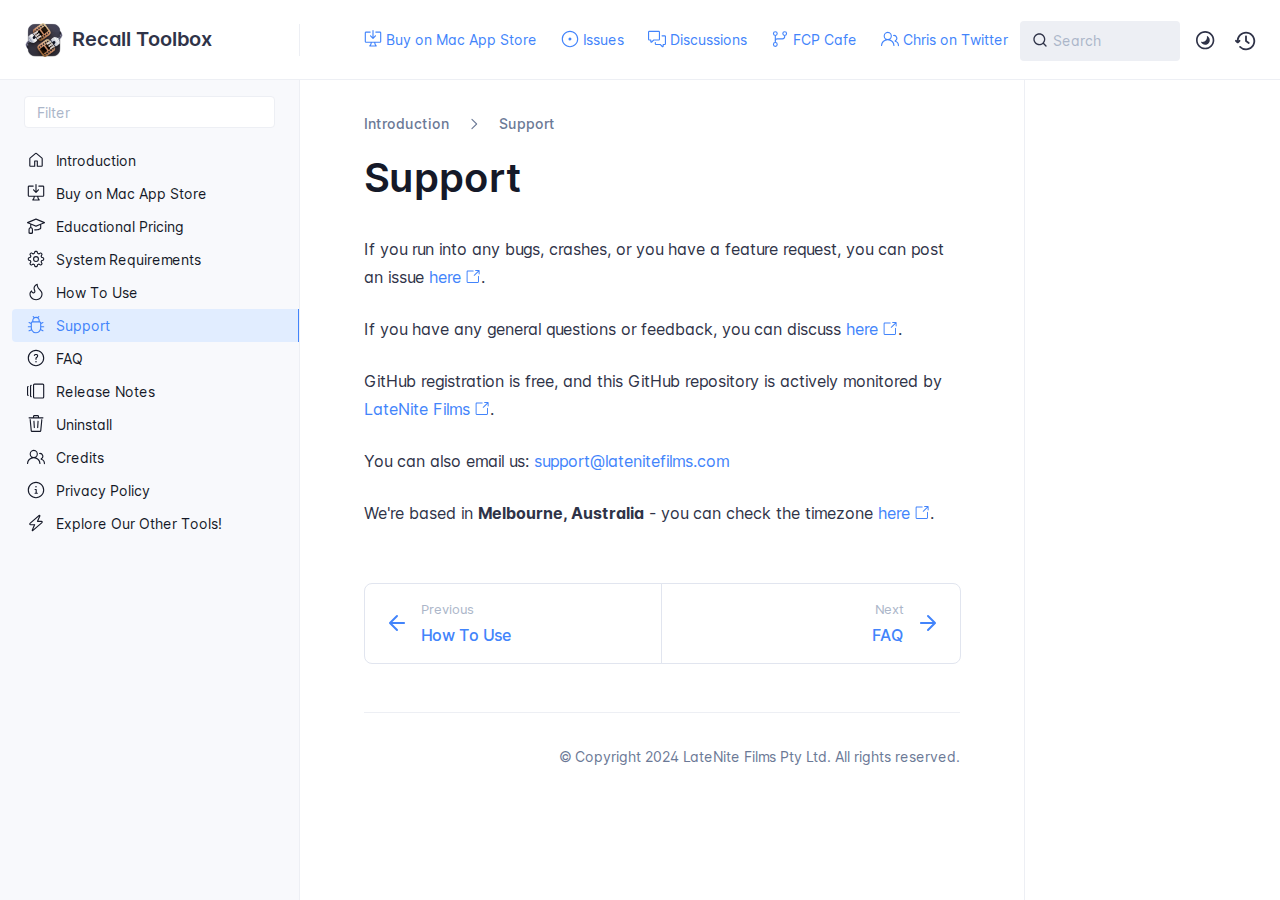
<file: support/index.html>
<!DOCTYPE html>
<html lang="en" class="h-full">
<head>
    <meta charset="UTF-8">
    <meta name="viewport" content="width=device-width,initial-scale=1">
    <meta name="turbo-cache-control" content="no-cache" data-turbo-track="reload" data-track-token="3.5.0.778978451680">

    <!-- See retype.com -->
    <meta name="generator" content="Retype 3.5.0">

    <!-- Primary Meta Tags -->
    <title>Support</title>
    <meta name="title" content="Support">
    <meta name="description" content="If you run into any bugs, crashes, or you have a feature request, you can post an issue here.">

    <!-- Canonical -->
    <link rel="canonical" href="https://recalltoolbox.io/support/">

    <!-- Open Graph / Facebook -->
    <meta property="og:type" content="website">
    <meta property="og:url" content="https://recalltoolbox.io/support/">
    <meta property="og:title" content="Support">
    <meta property="og:description" content="If you run into any bugs, crashes, or you have a feature request, you can post an issue here.">

    <!-- Twitter -->
    <meta property="twitter:card" content="summary_large_image">
    <meta property="twitter:url" content="https://recalltoolbox.io/support/">
    <meta property="twitter:title" content="Support">
    <meta property="twitter:description" content="If you run into any bugs, crashes, or you have a feature request, you can post an issue here.">

    <script data-cfasync="false">(function () { var el = document.documentElement, m = localStorage.getItem("doc_theme"), wm = window.matchMedia; if (m === "dark" || (!m && wm && wm("(prefers-color-scheme: dark)").matches)) { el.classList.add("dark") } else { el.classList.remove("dark") } })();</script>

    <link href="../resources/css/retype.css?v=3.5.0.778978451680" rel="stylesheet">

    <script data-cfasync="false" src="../resources/js/config.js?v=3.5.0.778978451680" data-turbo-eval="false" defer></script>
    <script data-cfasync="false" src="../resources/js/retype.js?v=3.5.0" data-turbo-eval="false" defer></script>
    <script id="lunr-js" data-cfasync="false" src="../resources/js/lunr.js?v=3.5.0.778978451680" data-turbo-eval="false" defer></script>
</head>
<body>
    <div id="docs-app" class="relative text-base antialiased text-gray-700 bg-white font-body dark:bg-dark-850 dark:text-dark-300">
        <div class="absolute bottom-0 left-0 bg-gray-100 dark:bg-dark-800" style="top: 5rem; right: 50%"></div>
    
        <header id="docs-site-header" class="sticky top-0 z-30 flex w-full h-16 bg-white border-b border-gray-200 md:h-20 dark:bg-dark-850 dark:border-dark-650">
            <div class="container relative flex items-center justify-between pr-6 grow md:justify-start">
                <!-- Mobile menu button skeleton -->
                <button v-cloak class="skeleton docs-mobile-menu-button flex items-center justify-center shrink-0 overflow-hidden dark:text-white focus:outline-none rounded-full w-10 h-10 ml-3.5 md:hidden"><svg xmlns="http://www.w3.org/2000/svg" class="mb-px shrink-0" width="24" height="24" viewBox="0 0 24 24" role="presentation" style="margin-bottom: 0px;"><g fill="currentColor"><path d="M2 4h20v2H2zM2 11h20v2H2zM2 18h20v2H2z"></path></g></svg></button>
                <div v-cloak id="docs-sidebar-toggle"></div>
        
                <!-- Logo -->
                <div class="flex items-center justify-between h-full py-2 md:w-75">
                    <div class="flex items-center px-2 md:px-6">
                        <a id="docs-site-logo" href="../" class="flex items-center leading-snug text-xl">
                            <span class="w-10 mr-2 grow-0 shrink-0 overflow-hidden">
                                <img class="max-h-10 dark:hidden md:inline-block" src="../static/logo.png">
                                <img class="max-h-10 hidden dark:inline-block" src="../static/logo.png">
                            </span>
                            <span class="dark:text-white font-semibold line-clamp-1 md:line-clamp-2">Recall Toolbox</span>
                        </a>
                    </div>
        
                    <span class="hidden h-8 border-r md:inline-block dark:border-dark-650"></span>
                </div>
        
                <div class="flex justify-between md:grow">
                    <!-- Top Nav -->
                    <nav class="hidden md:flex">
                        <ul class="flex flex-col mb-4 md:pl-16 md:mb-0 md:flex-row md:items-center">
                            <li class="mr-6">
                                <a class="py-2 md:mb-0 inline-flex items-center text-sm whitespace-nowrap transition-colors duration-200 ease-linear md:text-blue-500 dark:text-blue-400 hover:text-blue-800 dark:hover:text-blue-200" href="../buy/">
                                    <svg xmlns="http://www.w3.org/2000/svg" class="mb-px mr-1" width="18" height="18" viewBox="0 0 24 24" role="presentation">
                                        <g fill="currentColor">
                                            <path d="M11.25 9.331V.75a.75.75 0 0 1 1.5 0v8.58l1.949-2.11A.75.75 0 1 1 15.8 8.237l-3.25 3.52a.75.75 0 0 1-1.102 0l-3.25-3.52A.75.75 0 1 1 9.3 7.22l1.949 2.111Z"/><path d="M2.5 3.75v11.5c0 .138.112.25.25.25h18.5a.25.25 0 0 0 .25-.25V3.75a.25.25 0 0 0-.25-.25h-5.5a.75.75 0 0 1 0-1.5h5.5c.966 0 1.75.784 1.75 1.75v11.5A1.75 1.75 0 0 1 21.25 17h-6.204c.171 1.375.805 2.652 1.769 3.757A.752.752 0 0 1 16.25 22h-8.5a.75.75 0 0 1-.566-1.243c.965-1.105 1.599-2.382 1.77-3.757H2.75A1.75 1.75 0 0 1 1 15.25V3.75C1 2.784 1.784 2 2.75 2h5.5a.75.75 0 0 1 0 1.5h-5.5a.25.25 0 0 0-.25.25ZM10.463 17c-.126 1.266-.564 2.445-1.223 3.5h5.52c-.66-1.055-1.098-2.234-1.223-3.5Z"/>
                                        </g>
                                    </svg>
                                    <span>Buy on Mac App Store</span>
                                </a>
                            </li>
                            <li class="mr-6">
                                <a class="py-2 md:mb-0 inline-flex items-center text-sm whitespace-nowrap transition-colors duration-200 ease-linear md:text-blue-500 dark:text-blue-400 hover:text-blue-800 dark:hover:text-blue-200" href="https://github.com/latenitefilms/recalltoolbox/issues" target="_blank">
                                    <svg xmlns="http://www.w3.org/2000/svg" class="mb-px mr-1" width="18" height="18" viewBox="0 0 24 24" role="presentation">
                                        <g fill="currentColor">
                                            <path d="M12 1c6.075 0 11 4.925 11 11s-4.925 11-11 11S1 18.075 1 12 5.925 1 12 1ZM2.5 12a9.5 9.5 0 0 0 9.5 9.5 9.5 9.5 0 0 0 9.5-9.5A9.5 9.5 0 0 0 12 2.5 9.5 9.5 0 0 0 2.5 12Zm9.5 2a2 2 0 1 1-.001-3.999A2 2 0 0 1 12 14Z"/>
                                        </g>
                                    </svg>
                                    <span>Issues</span>
                                </a>
                            </li>
                            <li class="mr-6">
                                <a class="py-2 md:mb-0 inline-flex items-center text-sm whitespace-nowrap transition-colors duration-200 ease-linear md:text-blue-500 dark:text-blue-400 hover:text-blue-800 dark:hover:text-blue-200" href="https://github.com/latenitefilms/recalltoolbox/discussions" target="_blank">
                                    <svg xmlns="http://www.w3.org/2000/svg" class="mb-px mr-1" width="18" height="18" viewBox="0 0 24 24" role="presentation">
                                        <g fill="currentColor">
                                            <path d="M1.75 1h12.5c.966 0 1.75.784 1.75 1.75v9.5A1.75 1.75 0 0 1 14.25 14H8.061l-2.574 2.573A1.458 1.458 0 0 1 3 15.543V14H1.75A1.75 1.75 0 0 1 0 12.25v-9.5C0 1.784.784 1 1.75 1ZM1.5 2.75v9.5c0 .138.112.25.25.25h2a.75.75 0 0 1 .75.75v2.19l2.72-2.72a.749.749 0 0 1 .53-.22h6.5a.25.25 0 0 0 .25-.25v-9.5a.25.25 0 0 0-.25-.25H1.75a.25.25 0 0 0-.25.25Z"/><path d="M22.5 8.75a.25.25 0 0 0-.25-.25h-3.5a.75.75 0 0 1 0-1.5h3.5c.966 0 1.75.784 1.75 1.75v9.5A1.75 1.75 0 0 1 22.25 20H21v1.543a1.457 1.457 0 0 1-2.487 1.03L15.939 20H10.75A1.75 1.75 0 0 1 9 18.25v-1.465a.75.75 0 0 1 1.5 0v1.465c0 .138.112.25.25.25h5.5a.75.75 0 0 1 .53.22l2.72 2.72v-2.19a.75.75 0 0 1 .75-.75h2a.25.25 0 0 0 .25-.25v-9.5Z"/>
                                        </g>
                                    </svg>
                                    <span>Discussions</span>
                                </a>
                            </li>
                            <li class="mr-6">
                                <a class="py-2 md:mb-0 inline-flex items-center text-sm whitespace-nowrap transition-colors duration-200 ease-linear md:text-blue-500 dark:text-blue-400 hover:text-blue-800 dark:hover:text-blue-200" href="https://fcp.cafe" target="_blank">
                                    <svg xmlns="http://www.w3.org/2000/svg" class="mb-px mr-1" width="18" height="18" viewBox="0 0 24 24" role="presentation">
                                        <g fill="currentColor">
                                            <path d="M15 4.75a3.25 3.25 0 1 1 6.5 0 3.25 3.25 0 0 1-6.5 0ZM2.5 19.25a3.25 3.25 0 1 1 6.5 0 3.25 3.25 0 0 1-6.5 0Zm0-14.5a3.25 3.25 0 1 1 6.5 0 3.25 3.25 0 0 1-6.5 0ZM5.75 6.5a1.75 1.75 0 1 0-.001-3.501A1.75 1.75 0 0 0 5.75 6.5Zm0 14.5a1.75 1.75 0 1 0-.001-3.501A1.75 1.75 0 0 0 5.75 21Zm12.5-14.5a1.75 1.75 0 1 0-.001-3.501A1.75 1.75 0 0 0 18.25 6.5Z"/><path d="M5.75 16.75A.75.75 0 0 1 5 16V8a.75.75 0 0 1 1.5 0v8a.75.75 0 0 1-.75.75Z"/><path d="M17.5 8.75v-1H19v1a3.75 3.75 0 0 1-3.75 3.75h-7a1.75 1.75 0 0 0-1.75 1.75H5A3.25 3.25 0 0 1 8.25 11h7a2.25 2.25 0 0 0 2.25-2.25Z"/>
                                        </g>
                                    </svg>
                                    <span>FCP Cafe</span>
                                </a>
                            </li>
                            <li class="mr-6">
                                <a class="py-2 md:mb-0 inline-flex items-center text-sm whitespace-nowrap transition-colors duration-200 ease-linear md:text-blue-500 dark:text-blue-400 hover:text-blue-800 dark:hover:text-blue-200" href="https://twitter.com/chrisatlatenite" target="_blank">
                                    <svg xmlns="http://www.w3.org/2000/svg" class="mb-px mr-1" width="18" height="18" viewBox="0 0 24 24" role="presentation">
                                        <g fill="currentColor">
                                            <path d="M3.5 8a5.5 5.5 0 1 1 8.596 4.547 9.005 9.005 0 0 1 5.9 8.18.751.751 0 0 1-1.5.045 7.5 7.5 0 0 0-14.993 0 .75.75 0 0 1-1.499-.044 9.005 9.005 0 0 1 5.9-8.181A5.496 5.496 0 0 1 3.5 8ZM9 4a4 4 0 1 0 0 8 4 4 0 0 0 0-8Zm8.29 4c-.148 0-.292.01-.434.03a.75.75 0 1 1-.212-1.484 4.53 4.53 0 0 1 3.38 8.097 6.69 6.69 0 0 1 3.956 6.107.75.75 0 0 1-1.5 0 5.193 5.193 0 0 0-3.696-4.972l-.534-.16v-1.676l.41-.209A3.03 3.03 0 0 0 17.29 8Z"/>
                                        </g>
                                    </svg>
                                    <span>Chris on Twitter</span>
                                </a>
                            </li>
                            <li class="mr-6">
                                <a class="py-2 md:mb-0 inline-flex items-center text-sm whitespace-nowrap transition-colors duration-200 ease-linear md:text-blue-500 dark:text-blue-400 hover:text-blue-800 dark:hover:text-blue-200" href="https://latenitefilms.com" target="_blank">
                                    <svg xmlns="http://www.w3.org/2000/svg" class="mb-px mr-1" width="18" height="18" viewBox="0 0 24 24" role="presentation">
                                        <g fill="currentColor">
                                            <path d="M12 2.5c-3.81 0-6.5 2.743-6.5 6.119 0 1.536.632 2.572 1.425 3.56.172.215.347.422.527.635l.096.112c.21.25.427.508.63.774.404.531.783 1.128.995 1.834a.75.75 0 0 1-1.436.432c-.138-.46-.397-.89-.753-1.357a18.111 18.111 0 0 0-.582-.714l-.092-.11c-.18-.212-.37-.436-.555-.667C4.87 12.016 4 10.651 4 8.618 4 4.363 7.415 1 12 1s8 3.362 8 7.619c0 2.032-.87 3.397-1.755 4.5-.185.23-.375.454-.555.667l-.092.109c-.21.248-.405.481-.582.714-.356.467-.615.898-.753 1.357a.751.751 0 0 1-1.437-.432c.213-.706.592-1.303.997-1.834.202-.266.419-.524.63-.774l.095-.112c.18-.213.355-.42.527-.634.793-.99 1.425-2.025 1.425-3.561C18.5 5.243 15.81 2.5 12 2.5ZM8.75 18h6.5a.75.75 0 0 1 0 1.5h-6.5a.75.75 0 0 1 0-1.5Zm.75 3.75a.75.75 0 0 1 .75-.75h3.5a.75.75 0 0 1 0 1.5h-3.5a.75.75 0 0 1-.75-.75Z"/>
                                        </g>
                                    </svg>
                                    <span>LateNite</span>
                                </a>
                            </li>
        
                        </ul>
                    </nav>
        
                    <!-- Header Right Skeleton -->
                    <div v-cloak class="flex justify-end grow skeleton">
        
                        <!-- Search input mock -->
                        <div class="relative hidden w-40 lg:block lg:max-w-sm lg:ml-auto">
                            <div class="absolute flex items-center justify-center h-full pl-3 dark:text-dark-300">
                                <svg xmlns="http://www.w3.org/2000/svg" class="icon-base" width="16" height="16" viewBox="0 0 24 24" aria-labelledby="icon" role="presentation" style="margin-bottom: 1px;"><g fill="currentColor" ><path d="M21.71 20.29l-3.68-3.68A8.963 8.963 0 0020 11c0-4.96-4.04-9-9-9s-9 4.04-9 9 4.04 9 9 9c2.12 0 4.07-.74 5.61-1.97l3.68 3.68c.2.19.45.29.71.29s.51-.1.71-.29c.39-.39.39-1.03 0-1.42zM4 11c0-3.86 3.14-7 7-7s7 3.14 7 7c0 1.92-.78 3.66-2.04 4.93-.01.01-.02.01-.02.01-.01.01-.01.01-.01.02A6.98 6.98 0 0111 18c-3.86 0-7-3.14-7-7z" ></path></g></svg>
                            </div>
                            <input class="w-full h-10 placeholder-gray-400 transition-colors duration-200 ease-in bg-gray-200 border border-transparent rounded md:text-sm hover:bg-white hover:border-gray-300 focus:outline-none focus:bg-white focus:border-gray-500 dark:bg-dark-600 dark:border-dark-600 dark:placeholder-dark-400" style="padding: 0.625rem 0.75rem 0.625rem 2rem" type="text" placeholder="Search">
                        </div>
        
                        <!-- Mobile search button -->
                        <div class="flex items-center justify-center w-10 h-10 lg:hidden">
                            <svg xmlns="http://www.w3.org/2000/svg" class="shrink-0 icon-base" width="20" height="20" viewBox="0 0 24 24" aria-labelledby="icon" role="presentation" style="margin-bottom: 0px;"><g fill="currentColor" ><path d="M21.71 20.29l-3.68-3.68A8.963 8.963 0 0020 11c0-4.96-4.04-9-9-9s-9 4.04-9 9 4.04 9 9 9c2.12 0 4.07-.74 5.61-1.97l3.68 3.68c.2.19.45.29.71.29s.51-.1.71-.29c.39-.39.39-1.03 0-1.42zM4 11c0-3.86 3.14-7 7-7s7 3.14 7 7c0 1.92-.78 3.66-2.04 4.93-.01.01-.02.01-.02.01-.01.01-.01.01-.01.02A6.98 6.98 0 0111 18c-3.86 0-7-3.14-7-7z" ></path></g></svg>
                        </div>
        
                        <!-- Dark mode switch placeholder -->
                        <div class="w-10 h-10 lg:ml-2"></div>
        
                        <!-- History button -->
                        <div class="flex items-center justify-center w-10 h-10" style="margin-right: -0.625rem;">
                            <svg xmlns="http://www.w3.org/2000/svg" class="shrink-0 icon-base" width="22" height="22" viewBox="0 0 24 24" aria-labelledby="icon" role="presentation" style="margin-bottom: 0px;"><g fill="currentColor" ><g ><path d="M12.01 6.01c-.55 0-1 .45-1 1V12a1 1 0 00.4.8l3 2.22a.985.985 0 001.39-.2.996.996 0 00-.21-1.4l-2.6-1.92V7.01c.02-.55-.43-1-.98-1z"></path><path d="M12.01 1.91c-5.33 0-9.69 4.16-10.05 9.4l-.29-.26a.997.997 0 10-1.34 1.48l1.97 1.79c.19.17.43.26.67.26s.48-.09.67-.26l1.97-1.79a.997.997 0 10-1.34-1.48l-.31.28c.34-4.14 3.82-7.41 8.05-7.41 4.46 0 8.08 3.63 8.08 8.09s-3.63 8.08-8.08 8.08c-2.18 0-4.22-.85-5.75-2.4a.996.996 0 10-1.42 1.4 10.02 10.02 0 007.17 2.99c5.56 0 10.08-4.52 10.08-10.08.01-5.56-4.52-10.09-10.08-10.09z"></path></g></g></svg>
                        </div>
                    </div>
        
                    <div v-cloak class="flex justify-end grow">
                        <div id="docs-mobile-search-button"></div>
                        <doc-search-desktop></doc-search-desktop>
        
                        <doc-theme-switch class="lg:ml-2"></doc-theme-switch>
                        <doc-history></doc-history>
                    </div>
                </div>
            </div>
        </header>
    
        <div class="container relative flex bg-white">
            <!-- Sidebar Skeleton -->
            <div v-cloak class="fixed flex flex-col shrink-0 duration-300 ease-in-out bg-gray-100 border-gray-200 sidebar top-20 w-75 border-r h-screen md:sticky transition-transform skeleton dark:bg-dark-800 dark:border-dark-650">
            
                <!-- Render this div, if config.showSidebarFilter is `true` -->
                <div class="flex items-center h-16 px-6">
                    <input class="w-full h-8 px-3 py-2 transition-colors duration-200 ease-linear bg-white border border-gray-200 rounded shadow-none text-sm focus:outline-none focus:border-gray-600 dark:bg-dark-600 dark:border-dark-600" type="text" placeholder="Filter">
                </div>
            
                <div class="pl-6 mt-1 mb-4">
                    <div class="w-32 h-3 mb-4 bg-gray-200 rounded-full loading dark:bg-dark-600"></div>
                    <div class="w-48 h-3 mb-4 bg-gray-200 rounded-full loading dark:bg-dark-600"></div>
                    <div class="w-40 h-3 mb-4 bg-gray-200 rounded-full loading dark:bg-dark-600"></div>
                    <div class="w-32 h-3 mb-4 bg-gray-200 rounded-full loading dark:bg-dark-600"></div>
                    <div class="w-48 h-3 mb-4 bg-gray-200 rounded-full loading dark:bg-dark-600"></div>
                    <div class="w-40 h-3 mb-4 bg-gray-200 rounded-full loading dark:bg-dark-600"></div>
                </div>
            
            </div>
            
            <!-- Sidebar component -->
            <doc-sidebar v-cloak>
                <template #sidebar-footer>
                    <div class="shrink-0 mt-auto border-t md:bg-transparent md:border-none dark:border-dark-650">
            
                        <div class="py-3 px-6 md:hidden border-b dark:border-dark-650">
                            <nav>
                                <ul class="flex flex-wrap justify-center items-center">
                                    <li class="mr-6">
                                        <a class="block py-1 inline-flex items-center text-sm whitespace-nowrap transition-colors duration-200 ease-linear md:text-blue-500 dark:text-blue-400 hover:text-blue-800 dark:hover:text-blue-200" href="../buy/">
                                            <svg xmlns="http://www.w3.org/2000/svg" class="mb-px mr-1" width="18" height="18" viewBox="0 0 24 24" role="presentation">
                                                <g fill="currentColor">
                                                    <path d="M11.25 9.331V.75a.75.75 0 0 1 1.5 0v8.58l1.949-2.11A.75.75 0 1 1 15.8 8.237l-3.25 3.52a.75.75 0 0 1-1.102 0l-3.25-3.52A.75.75 0 1 1 9.3 7.22l1.949 2.111Z"/><path d="M2.5 3.75v11.5c0 .138.112.25.25.25h18.5a.25.25 0 0 0 .25-.25V3.75a.25.25 0 0 0-.25-.25h-5.5a.75.75 0 0 1 0-1.5h5.5c.966 0 1.75.784 1.75 1.75v11.5A1.75 1.75 0 0 1 21.25 17h-6.204c.171 1.375.805 2.652 1.769 3.757A.752.752 0 0 1 16.25 22h-8.5a.75.75 0 0 1-.566-1.243c.965-1.105 1.599-2.382 1.77-3.757H2.75A1.75 1.75 0 0 1 1 15.25V3.75C1 2.784 1.784 2 2.75 2h5.5a.75.75 0 0 1 0 1.5h-5.5a.25.25 0 0 0-.25.25ZM10.463 17c-.126 1.266-.564 2.445-1.223 3.5h5.52c-.66-1.055-1.098-2.234-1.223-3.5Z"/>
                                                </g>
                                            </svg>
                                            <span>Buy on Mac App Store</span>
                                        </a>
                                    </li>
                                    <li class="mr-6">
                                        <a class="block py-1 inline-flex items-center text-sm whitespace-nowrap transition-colors duration-200 ease-linear md:text-blue-500 dark:text-blue-400 hover:text-blue-800 dark:hover:text-blue-200" href="https://github.com/latenitefilms/recalltoolbox/issues" target="_blank">
                                            <svg xmlns="http://www.w3.org/2000/svg" class="mb-px mr-1" width="18" height="18" viewBox="0 0 24 24" role="presentation">
                                                <g fill="currentColor">
                                                    <path d="M12 1c6.075 0 11 4.925 11 11s-4.925 11-11 11S1 18.075 1 12 5.925 1 12 1ZM2.5 12a9.5 9.5 0 0 0 9.5 9.5 9.5 9.5 0 0 0 9.5-9.5A9.5 9.5 0 0 0 12 2.5 9.5 9.5 0 0 0 2.5 12Zm9.5 2a2 2 0 1 1-.001-3.999A2 2 0 0 1 12 14Z"/>
                                                </g>
                                            </svg>
                                            <span>Issues</span>
                                        </a>
                                    </li>
                                    <li class="mr-6">
                                        <a class="block py-1 inline-flex items-center text-sm whitespace-nowrap transition-colors duration-200 ease-linear md:text-blue-500 dark:text-blue-400 hover:text-blue-800 dark:hover:text-blue-200" href="https://github.com/latenitefilms/recalltoolbox/discussions" target="_blank">
                                            <svg xmlns="http://www.w3.org/2000/svg" class="mb-px mr-1" width="18" height="18" viewBox="0 0 24 24" role="presentation">
                                                <g fill="currentColor">
                                                    <path d="M1.75 1h12.5c.966 0 1.75.784 1.75 1.75v9.5A1.75 1.75 0 0 1 14.25 14H8.061l-2.574 2.573A1.458 1.458 0 0 1 3 15.543V14H1.75A1.75 1.75 0 0 1 0 12.25v-9.5C0 1.784.784 1 1.75 1ZM1.5 2.75v9.5c0 .138.112.25.25.25h2a.75.75 0 0 1 .75.75v2.19l2.72-2.72a.749.749 0 0 1 .53-.22h6.5a.25.25 0 0 0 .25-.25v-9.5a.25.25 0 0 0-.25-.25H1.75a.25.25 0 0 0-.25.25Z"/><path d="M22.5 8.75a.25.25 0 0 0-.25-.25h-3.5a.75.75 0 0 1 0-1.5h3.5c.966 0 1.75.784 1.75 1.75v9.5A1.75 1.75 0 0 1 22.25 20H21v1.543a1.457 1.457 0 0 1-2.487 1.03L15.939 20H10.75A1.75 1.75 0 0 1 9 18.25v-1.465a.75.75 0 0 1 1.5 0v1.465c0 .138.112.25.25.25h5.5a.75.75 0 0 1 .53.22l2.72 2.72v-2.19a.75.75 0 0 1 .75-.75h2a.25.25 0 0 0 .25-.25v-9.5Z"/>
                                                </g>
                                            </svg>
                                            <span>Discussions</span>
                                        </a>
                                    </li>
                                    <li class="mr-6">
                                        <a class="block py-1 inline-flex items-center text-sm whitespace-nowrap transition-colors duration-200 ease-linear md:text-blue-500 dark:text-blue-400 hover:text-blue-800 dark:hover:text-blue-200" href="https://fcp.cafe" target="_blank">
                                            <svg xmlns="http://www.w3.org/2000/svg" class="mb-px mr-1" width="18" height="18" viewBox="0 0 24 24" role="presentation">
                                                <g fill="currentColor">
                                                    <path d="M15 4.75a3.25 3.25 0 1 1 6.5 0 3.25 3.25 0 0 1-6.5 0ZM2.5 19.25a3.25 3.25 0 1 1 6.5 0 3.25 3.25 0 0 1-6.5 0Zm0-14.5a3.25 3.25 0 1 1 6.5 0 3.25 3.25 0 0 1-6.5 0ZM5.75 6.5a1.75 1.75 0 1 0-.001-3.501A1.75 1.75 0 0 0 5.75 6.5Zm0 14.5a1.75 1.75 0 1 0-.001-3.501A1.75 1.75 0 0 0 5.75 21Zm12.5-14.5a1.75 1.75 0 1 0-.001-3.501A1.75 1.75 0 0 0 18.25 6.5Z"/><path d="M5.75 16.75A.75.75 0 0 1 5 16V8a.75.75 0 0 1 1.5 0v8a.75.75 0 0 1-.75.75Z"/><path d="M17.5 8.75v-1H19v1a3.75 3.75 0 0 1-3.75 3.75h-7a1.75 1.75 0 0 0-1.75 1.75H5A3.25 3.25 0 0 1 8.25 11h7a2.25 2.25 0 0 0 2.25-2.25Z"/>
                                                </g>
                                            </svg>
                                            <span>FCP Cafe</span>
                                        </a>
                                    </li>
                                    <li class="mr-6">
                                        <a class="block py-1 inline-flex items-center text-sm whitespace-nowrap transition-colors duration-200 ease-linear md:text-blue-500 dark:text-blue-400 hover:text-blue-800 dark:hover:text-blue-200" href="https://twitter.com/chrisatlatenite" target="_blank">
                                            <svg xmlns="http://www.w3.org/2000/svg" class="mb-px mr-1" width="18" height="18" viewBox="0 0 24 24" role="presentation">
                                                <g fill="currentColor">
                                                    <path d="M3.5 8a5.5 5.5 0 1 1 8.596 4.547 9.005 9.005 0 0 1 5.9 8.18.751.751 0 0 1-1.5.045 7.5 7.5 0 0 0-14.993 0 .75.75 0 0 1-1.499-.044 9.005 9.005 0 0 1 5.9-8.181A5.496 5.496 0 0 1 3.5 8ZM9 4a4 4 0 1 0 0 8 4 4 0 0 0 0-8Zm8.29 4c-.148 0-.292.01-.434.03a.75.75 0 1 1-.212-1.484 4.53 4.53 0 0 1 3.38 8.097 6.69 6.69 0 0 1 3.956 6.107.75.75 0 0 1-1.5 0 5.193 5.193 0 0 0-3.696-4.972l-.534-.16v-1.676l.41-.209A3.03 3.03 0 0 0 17.29 8Z"/>
                                                </g>
                                            </svg>
                                            <span>Chris on Twitter</span>
                                        </a>
                                    </li>
                                    <li class="mr-6">
                                        <a class="block py-1 inline-flex items-center text-sm whitespace-nowrap transition-colors duration-200 ease-linear md:text-blue-500 dark:text-blue-400 hover:text-blue-800 dark:hover:text-blue-200" href="https://latenitefilms.com" target="_blank">
                                            <svg xmlns="http://www.w3.org/2000/svg" class="mb-px mr-1" width="18" height="18" viewBox="0 0 24 24" role="presentation">
                                                <g fill="currentColor">
                                                    <path d="M12 2.5c-3.81 0-6.5 2.743-6.5 6.119 0 1.536.632 2.572 1.425 3.56.172.215.347.422.527.635l.096.112c.21.25.427.508.63.774.404.531.783 1.128.995 1.834a.75.75 0 0 1-1.436.432c-.138-.46-.397-.89-.753-1.357a18.111 18.111 0 0 0-.582-.714l-.092-.11c-.18-.212-.37-.436-.555-.667C4.87 12.016 4 10.651 4 8.618 4 4.363 7.415 1 12 1s8 3.362 8 7.619c0 2.032-.87 3.397-1.755 4.5-.185.23-.375.454-.555.667l-.092.109c-.21.248-.405.481-.582.714-.356.467-.615.898-.753 1.357a.751.751 0 0 1-1.437-.432c.213-.706.592-1.303.997-1.834.202-.266.419-.524.63-.774l.095-.112c.18-.213.355-.42.527-.634.793-.99 1.425-2.025 1.425-3.561C18.5 5.243 15.81 2.5 12 2.5ZM8.75 18h6.5a.75.75 0 0 1 0 1.5h-6.5a.75.75 0 0 1 0-1.5Zm.75 3.75a.75.75 0 0 1 .75-.75h3.5a.75.75 0 0 1 0 1.5h-3.5a.75.75 0 0 1-.75-.75Z"/>
                                                </g>
                                            </svg>
                                            <span>LateNite</span>
                                        </a>
                                    </li>
            
                                </ul>
                            </nav>
                        </div>
                    </div>
                </template>
            </doc-sidebar>
    
            <div class="grow min-w-0 dark:bg-dark-850">
                <!-- Render "toolbar" template here on api pages --><!-- Render page content -->
                <div class="flex">
                    <div class="min-w-0 p-4 grow md:px-16">
                        <main class="relative pb-12 lg:pt-2">
                            <div class="docs-markdown" id="docs-content">
                                <!-- Rendered if sidebar right is enabled -->
                                <div id="docs-sidebar-right-toggle"></div>
                                <nav class="breadcrumb" aria-label="Breadcrumb">
                                    <ol role="list">
                                        <li class="pr-4">
                                            <a href="../" class="pr-4">
                                                Introduction
                                            </a>
                                            <svg xmlns="http://www.w3.org/2000/svg" fill="currentColor" width="18" height="18" viewBox="0 0 24 24" aria-hidden="true">
                                                <path d="M8.72 18.78a.75.75 0 0 1 0-1.06L14.44 12 8.72 6.28a.751.751 0 0 1 .018-1.042.751.751 0 0 1 1.042-.018l6.25 6.25a.75.75 0 0 1 0 1.06l-6.25 6.25a.75.75 0 0 1-1.06 0Z"/>
                                            </svg>
                                        </li>
                                        <li class="pr-4">
                                            <a href="../support/" class="pr-4">
                                                Support
                                            </a>
                                        </li>
                                    </ol>
                                </nav>
                
                                <!-- Page content  -->
<doc-anchor-target id="support" class="break-words">
    <h1>
        <doc-anchor-trigger class="header-anchor-trigger" to="#support">#</doc-anchor-trigger>
        <span>Support</span>
    </h1>
</doc-anchor-target>
<p>If you run into any bugs, crashes, or you have a feature request, you can post an issue <a href="https://github.com/latenitefilms/recalltoolbox/issues" class="outbound" target="_blank"><span>here</span><svg xmlns="http://www.w3.org/2000/svg" class="docs-icon ml-1" viewBox="0 0 24 24" role="presentation"><g fill="currentColor"><path d="M15.5 2.25a.75.75 0 0 1 .75-.75h5.5a.75.75 0 0 1 .75.75v5.5a.75.75 0 0 1-1.5 0V4.06l-6.22 6.22a.75.75 0 1 1-1.06-1.06L19.94 3h-3.69a.75.75 0 0 1-.75-.75Z"/><path d="M2.5 4.25c0-.966.784-1.75 1.75-1.75h8.5a.75.75 0 0 1 0 1.5h-8.5a.25.25 0 0 0-.25.25v15.5c0 .138.112.25.25.25h15.5a.25.25 0 0 0 .25-.25v-8.5a.75.75 0 0 1 1.5 0v8.5a1.75 1.75 0 0 1-1.75 1.75H4.25a1.75 1.75 0 0 1-1.75-1.75V4.25Z"/></g></svg></a>.</p>
<p>If you have any general questions or feedback, you can discuss <a href="https://github.com/latenitefilms/recalltoolbox/discussions" class="outbound" target="_blank"><span>here</span><svg xmlns="http://www.w3.org/2000/svg" class="docs-icon ml-1" viewBox="0 0 24 24" role="presentation"><g fill="currentColor"><path d="M15.5 2.25a.75.75 0 0 1 .75-.75h5.5a.75.75 0 0 1 .75.75v5.5a.75.75 0 0 1-1.5 0V4.06l-6.22 6.22a.75.75 0 1 1-1.06-1.06L19.94 3h-3.69a.75.75 0 0 1-.75-.75Z"/><path d="M2.5 4.25c0-.966.784-1.75 1.75-1.75h8.5a.75.75 0 0 1 0 1.5h-8.5a.25.25 0 0 0-.25.25v15.5c0 .138.112.25.25.25h15.5a.25.25 0 0 0 .25-.25v-8.5a.75.75 0 0 1 1.5 0v8.5a1.75 1.75 0 0 1-1.75 1.75H4.25a1.75 1.75 0 0 1-1.75-1.75V4.25Z"/></g></svg></a>.</p>
<p>GitHub registration is free, and this GitHub repository is actively monitored by <a href="https://github.com/latenitefilms" class="outbound" target="_blank"><span>LateNite Films</span><svg xmlns="http://www.w3.org/2000/svg" class="docs-icon ml-1" viewBox="0 0 24 24" role="presentation"><g fill="currentColor"><path d="M15.5 2.25a.75.75 0 0 1 .75-.75h5.5a.75.75 0 0 1 .75.75v5.5a.75.75 0 0 1-1.5 0V4.06l-6.22 6.22a.75.75 0 1 1-1.06-1.06L19.94 3h-3.69a.75.75 0 0 1-.75-.75Z"/><path d="M2.5 4.25c0-.966.784-1.75 1.75-1.75h8.5a.75.75 0 0 1 0 1.5h-8.5a.25.25 0 0 0-.25.25v15.5c0 .138.112.25.25.25h15.5a.25.25 0 0 0 .25-.25v-8.5a.75.75 0 0 1 1.5 0v8.5a1.75 1.75 0 0 1-1.75 1.75H4.25a1.75 1.75 0 0 1-1.75-1.75V4.25Z"/></g></svg></a>.</p>
<p>You can also email us: <a href="mailto:support@latenitefilms.com?subject=Recall%20Toolbox%20Support">support@latenitefilms.com</a></p>
<p>We&#x27;re based in <strong>Melbourne, Australia</strong> - you can check the timezone <a href="https://www.timeanddate.com/worldclock/australia/melbourne" class="outbound" target="_blank"><span>here</span><svg xmlns="http://www.w3.org/2000/svg" class="docs-icon ml-1" viewBox="0 0 24 24" role="presentation"><g fill="currentColor"><path d="M15.5 2.25a.75.75 0 0 1 .75-.75h5.5a.75.75 0 0 1 .75.75v5.5a.75.75 0 0 1-1.5 0V4.06l-6.22 6.22a.75.75 0 1 1-1.06-1.06L19.94 3h-3.69a.75.75 0 0 1-.75-.75Z"/><path d="M2.5 4.25c0-.966.784-1.75 1.75-1.75h8.5a.75.75 0 0 1 0 1.5h-8.5a.25.25 0 0 0-.25.25v15.5c0 .138.112.25.25.25h15.5a.25.25 0 0 0 .25-.25v-8.5a.75.75 0 0 1 1.5 0v8.5a1.75 1.75 0 0 1-1.75 1.75H4.25a1.75 1.75 0 0 1-1.75-1.75V4.25Z"/></g></svg></a>.</p>

                                
                                <!-- Required only on API pages -->
                                <doc-toolbar-member-filter-no-results></doc-toolbar-member-filter-no-results>
                            </div>
                            <footer class="clear-both">
                            
                                <nav class="flex mt-14">
                                    <div class="w-1/2">
                                        <a class="px-5 py-4 h-full flex items-center break-normal font-medium text-blue-500 dark:text-blue-400 border border-gray-300 hover:border-gray-400 dark:border-dark-650 dark:hover:border-dark-450 rounded-l-lg transition-colors duration-150 relative hover:z-5" href="../how-to-use/">
                                            <svg xmlns="http://www.w3.org/2000/svg" class="mr-3" width="24" height="24" viewBox="0 0 24 24" fill="currentColor" overflow="visible"><path d="M19 11H7.41l5.29-5.29a.996.996 0 10-1.41-1.41l-7 7a1 1 0 000 1.42l7 7a1.024 1.024 0 001.42-.01.996.996 0 000-1.41L7.41 13H19c.55 0 1-.45 1-1s-.45-1-1-1z" /><path fill="none" d="M0 0h24v24H0z" /></svg>
                                            <span>
                                                <span class="block text-xs font-normal text-gray-400 dark:text-dark-400">Previous</span>
                                                <span class="block mt-1">How To Use</span>
                                            </span>
                                        </a>
                                    </div>
                            
                                    <div class="w-1/2">
                                        <a class="px-5 py-4 -mx-px h-full flex items-center justify-end break-normal font-medium text-blue-500 dark:text-blue-400 border border-gray-300 hover:border-gray-400 dark:border-dark-650 dark:hover:border-dark-450 rounded-r-lg transition-colors duration-150 relative hover:z-5" href="../faq/">
                                            <span>
                                                <span class="block text-xs font-normal text-right text-gray-400 dark:text-dark-400">Next</span>
                                                <span class="block mt-1">FAQ</span>
                                            </span>
                                            <svg xmlns="http://www.w3.org/2000/svg" class="ml-3" width="24" height="24" viewBox="0 0 24 24" fill="currentColor" overflow="visible"><path d="M19.92 12.38a1 1 0 00-.22-1.09l-7-7a.996.996 0 10-1.41 1.41l5.3 5.3H5c-.55 0-1 .45-1 1s.45 1 1 1h11.59l-5.29 5.29a.996.996 0 000 1.41c.19.2.44.3.7.3s.51-.1.71-.29l7-7c.09-.09.16-.21.21-.33z" /><path fill="none" d="M0 0h24v24H0z" /></svg>
                                        </a>
                                    </div>
                                </nav>
                            </footer>
                        </main>
                
                        <div class="border-t dark:border-dark-650 pt-6 mb-8">
                            <footer class="flex flex-wrap items-center justify-between">
                                <div>
                                    <ul class="flex flex-wrap items-center text-sm">
                                    </ul>
                                </div>
                                <div class="docs-copyright py-2 text-gray-500 dark:text-dark-350 text-sm leading-relaxed"><p>© Copyright 2024 LateNite Films Pty Ltd. All rights reserved.</p></div>
                            </footer>
                        </div>
                    </div>
                
                    <!-- Rendered if sidebar right is enabled -->
                    <!-- Sidebar right skeleton-->
                    <div v-cloak class="fixed top-0 bottom-0 right-0 translate-x-full bg-white border-gray-200 lg:sticky lg:border-l lg:shrink-0 lg:pt-6 lg:transform-none sm:w-1/2 lg:w-64 lg:z-0 md:w-104 sidebar-right skeleton dark:bg-dark-850 dark:border-dark-650">
                        <div class="pl-5">
                            <div class="w-32 h-3 mb-4 bg-gray-200 dark:bg-dark-600 rounded-full loading"></div>
                            <div class="w-48 h-3 mb-4 bg-gray-200 dark:bg-dark-600 rounded-full loading"></div>
                            <div class="w-40 h-3 mb-4 bg-gray-200 dark:bg-dark-600 rounded-full loading"></div>
                        </div>
                    </div>
                
                    <!-- User should be able to hide sidebar right -->
                    <doc-sidebar-right v-cloak></doc-sidebar-right>
                </div>

            </div>
        </div>
    
        <doc-search-mobile></doc-search-mobile>
        <doc-back-to-top></doc-back-to-top>
    </div>


    <div id="docs-overlay-target"></div>

    <script data-cfasync="false">window.__DOCS__ = { "title": "Support", level: 1, icon: "file", hasPrism: false, hasMermaid: false, hasMath: false, tocDepth: 23 }</script>
</body>
</html>
</file>
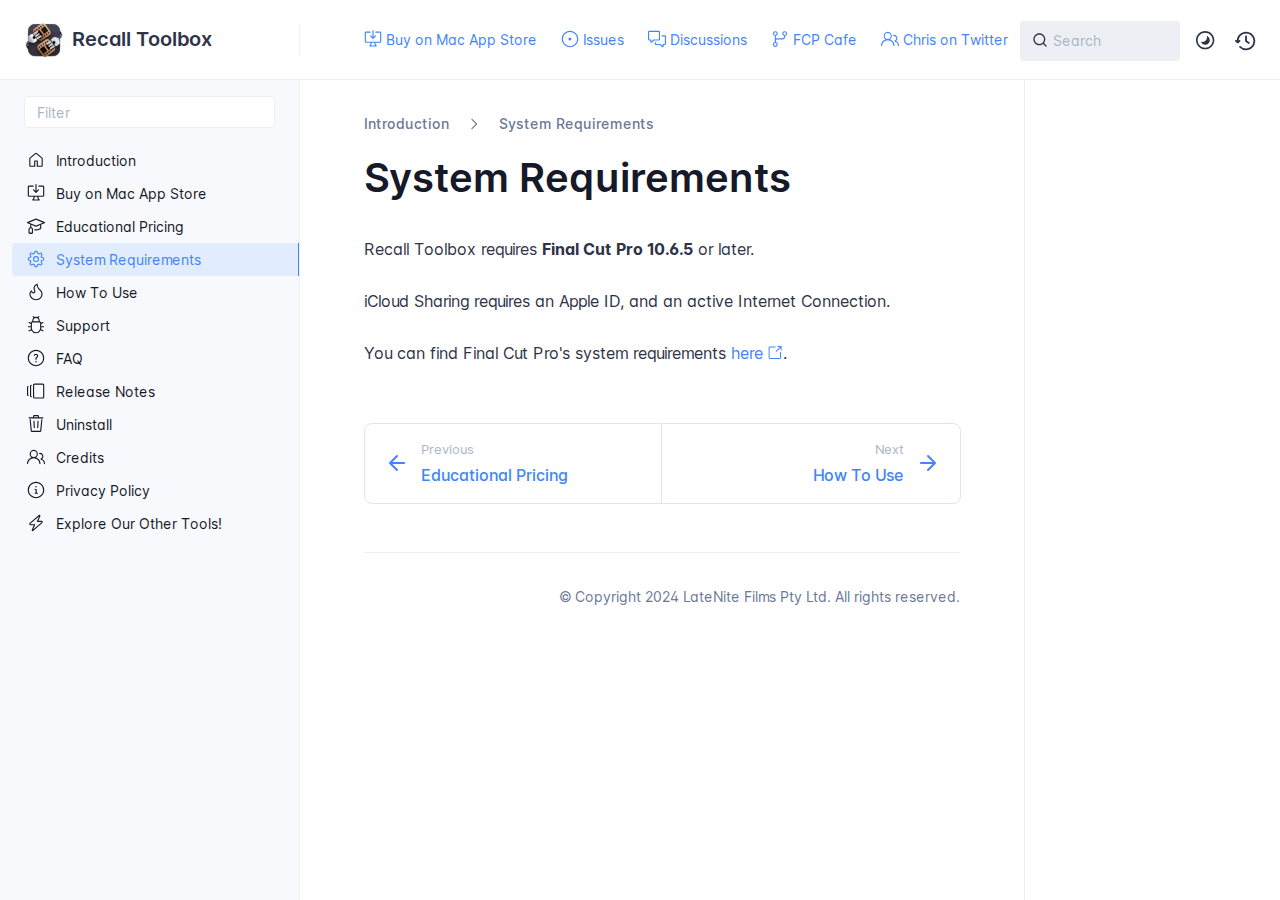
<file: system-requirements/index.html>
<!DOCTYPE html>
<html lang="en" class="h-full">
<head>
    <meta charset="UTF-8">
    <meta name="viewport" content="width=device-width,initial-scale=1">
    <meta name="turbo-cache-control" content="no-cache" data-turbo-track="reload" data-track-token="3.5.0.778978451680">

    <!-- See retype.com -->
    <meta name="generator" content="Retype 3.5.0">

    <!-- Primary Meta Tags -->
    <title>System Requirements</title>
    <meta name="title" content="System Requirements">
    <meta name="description" content="Recall Toolbox requires Final Cut Pro 10.6.5 or later.">

    <!-- Canonical -->
    <link rel="canonical" href="https://recalltoolbox.io/system-requirements/">

    <!-- Open Graph / Facebook -->
    <meta property="og:type" content="website">
    <meta property="og:url" content="https://recalltoolbox.io/system-requirements/">
    <meta property="og:title" content="System Requirements">
    <meta property="og:description" content="Recall Toolbox requires Final Cut Pro 10.6.5 or later.">

    <!-- Twitter -->
    <meta property="twitter:card" content="summary_large_image">
    <meta property="twitter:url" content="https://recalltoolbox.io/system-requirements/">
    <meta property="twitter:title" content="System Requirements">
    <meta property="twitter:description" content="Recall Toolbox requires Final Cut Pro 10.6.5 or later.">

    <script data-cfasync="false">(function () { var el = document.documentElement, m = localStorage.getItem("doc_theme"), wm = window.matchMedia; if (m === "dark" || (!m && wm && wm("(prefers-color-scheme: dark)").matches)) { el.classList.add("dark") } else { el.classList.remove("dark") } })();</script>

    <link href="../resources/css/retype.css?v=3.5.0.778978451680" rel="stylesheet">

    <script data-cfasync="false" src="../resources/js/config.js?v=3.5.0.778978451680" data-turbo-eval="false" defer></script>
    <script data-cfasync="false" src="../resources/js/retype.js?v=3.5.0" data-turbo-eval="false" defer></script>
    <script id="lunr-js" data-cfasync="false" src="../resources/js/lunr.js?v=3.5.0.778978451680" data-turbo-eval="false" defer></script>
</head>
<body>
    <div id="docs-app" class="relative text-base antialiased text-gray-700 bg-white font-body dark:bg-dark-850 dark:text-dark-300">
        <div class="absolute bottom-0 left-0 bg-gray-100 dark:bg-dark-800" style="top: 5rem; right: 50%"></div>
    
        <header id="docs-site-header" class="sticky top-0 z-30 flex w-full h-16 bg-white border-b border-gray-200 md:h-20 dark:bg-dark-850 dark:border-dark-650">
            <div class="container relative flex items-center justify-between pr-6 grow md:justify-start">
                <!-- Mobile menu button skeleton -->
                <button v-cloak class="skeleton docs-mobile-menu-button flex items-center justify-center shrink-0 overflow-hidden dark:text-white focus:outline-none rounded-full w-10 h-10 ml-3.5 md:hidden"><svg xmlns="http://www.w3.org/2000/svg" class="mb-px shrink-0" width="24" height="24" viewBox="0 0 24 24" role="presentation" style="margin-bottom: 0px;"><g fill="currentColor"><path d="M2 4h20v2H2zM2 11h20v2H2zM2 18h20v2H2z"></path></g></svg></button>
                <div v-cloak id="docs-sidebar-toggle"></div>
        
                <!-- Logo -->
                <div class="flex items-center justify-between h-full py-2 md:w-75">
                    <div class="flex items-center px-2 md:px-6">
                        <a id="docs-site-logo" href="../" class="flex items-center leading-snug text-xl">
                            <span class="w-10 mr-2 grow-0 shrink-0 overflow-hidden">
                                <img class="max-h-10 dark:hidden md:inline-block" src="../static/logo.png">
                                <img class="max-h-10 hidden dark:inline-block" src="../static/logo.png">
                            </span>
                            <span class="dark:text-white font-semibold line-clamp-1 md:line-clamp-2">Recall Toolbox</span>
                        </a>
                    </div>
        
                    <span class="hidden h-8 border-r md:inline-block dark:border-dark-650"></span>
                </div>
        
                <div class="flex justify-between md:grow">
                    <!-- Top Nav -->
                    <nav class="hidden md:flex">
                        <ul class="flex flex-col mb-4 md:pl-16 md:mb-0 md:flex-row md:items-center">
                            <li class="mr-6">
                                <a class="py-2 md:mb-0 inline-flex items-center text-sm whitespace-nowrap transition-colors duration-200 ease-linear md:text-blue-500 dark:text-blue-400 hover:text-blue-800 dark:hover:text-blue-200" href="../buy/">
                                    <svg xmlns="http://www.w3.org/2000/svg" class="mb-px mr-1" width="18" height="18" viewBox="0 0 24 24" role="presentation">
                                        <g fill="currentColor">
                                            <path d="M11.25 9.331V.75a.75.75 0 0 1 1.5 0v8.58l1.949-2.11A.75.75 0 1 1 15.8 8.237l-3.25 3.52a.75.75 0 0 1-1.102 0l-3.25-3.52A.75.75 0 1 1 9.3 7.22l1.949 2.111Z"/><path d="M2.5 3.75v11.5c0 .138.112.25.25.25h18.5a.25.25 0 0 0 .25-.25V3.75a.25.25 0 0 0-.25-.25h-5.5a.75.75 0 0 1 0-1.5h5.5c.966 0 1.75.784 1.75 1.75v11.5A1.75 1.75 0 0 1 21.25 17h-6.204c.171 1.375.805 2.652 1.769 3.757A.752.752 0 0 1 16.25 22h-8.5a.75.75 0 0 1-.566-1.243c.965-1.105 1.599-2.382 1.77-3.757H2.75A1.75 1.75 0 0 1 1 15.25V3.75C1 2.784 1.784 2 2.75 2h5.5a.75.75 0 0 1 0 1.5h-5.5a.25.25 0 0 0-.25.25ZM10.463 17c-.126 1.266-.564 2.445-1.223 3.5h5.52c-.66-1.055-1.098-2.234-1.223-3.5Z"/>
                                        </g>
                                    </svg>
                                    <span>Buy on Mac App Store</span>
                                </a>
                            </li>
                            <li class="mr-6">
                                <a class="py-2 md:mb-0 inline-flex items-center text-sm whitespace-nowrap transition-colors duration-200 ease-linear md:text-blue-500 dark:text-blue-400 hover:text-blue-800 dark:hover:text-blue-200" href="https://github.com/latenitefilms/recalltoolbox/issues" target="_blank">
                                    <svg xmlns="http://www.w3.org/2000/svg" class="mb-px mr-1" width="18" height="18" viewBox="0 0 24 24" role="presentation">
                                        <g fill="currentColor">
                                            <path d="M12 1c6.075 0 11 4.925 11 11s-4.925 11-11 11S1 18.075 1 12 5.925 1 12 1ZM2.5 12a9.5 9.5 0 0 0 9.5 9.5 9.5 9.5 0 0 0 9.5-9.5A9.5 9.5 0 0 0 12 2.5 9.5 9.5 0 0 0 2.5 12Zm9.5 2a2 2 0 1 1-.001-3.999A2 2 0 0 1 12 14Z"/>
                                        </g>
                                    </svg>
                                    <span>Issues</span>
                                </a>
                            </li>
                            <li class="mr-6">
                                <a class="py-2 md:mb-0 inline-flex items-center text-sm whitespace-nowrap transition-colors duration-200 ease-linear md:text-blue-500 dark:text-blue-400 hover:text-blue-800 dark:hover:text-blue-200" href="https://github.com/latenitefilms/recalltoolbox/discussions" target="_blank">
                                    <svg xmlns="http://www.w3.org/2000/svg" class="mb-px mr-1" width="18" height="18" viewBox="0 0 24 24" role="presentation">
                                        <g fill="currentColor">
                                            <path d="M1.75 1h12.5c.966 0 1.75.784 1.75 1.75v9.5A1.75 1.75 0 0 1 14.25 14H8.061l-2.574 2.573A1.458 1.458 0 0 1 3 15.543V14H1.75A1.75 1.75 0 0 1 0 12.25v-9.5C0 1.784.784 1 1.75 1ZM1.5 2.75v9.5c0 .138.112.25.25.25h2a.75.75 0 0 1 .75.75v2.19l2.72-2.72a.749.749 0 0 1 .53-.22h6.5a.25.25 0 0 0 .25-.25v-9.5a.25.25 0 0 0-.25-.25H1.75a.25.25 0 0 0-.25.25Z"/><path d="M22.5 8.75a.25.25 0 0 0-.25-.25h-3.5a.75.75 0 0 1 0-1.5h3.5c.966 0 1.75.784 1.75 1.75v9.5A1.75 1.75 0 0 1 22.25 20H21v1.543a1.457 1.457 0 0 1-2.487 1.03L15.939 20H10.75A1.75 1.75 0 0 1 9 18.25v-1.465a.75.75 0 0 1 1.5 0v1.465c0 .138.112.25.25.25h5.5a.75.75 0 0 1 .53.22l2.72 2.72v-2.19a.75.75 0 0 1 .75-.75h2a.25.25 0 0 0 .25-.25v-9.5Z"/>
                                        </g>
                                    </svg>
                                    <span>Discussions</span>
                                </a>
                            </li>
                            <li class="mr-6">
                                <a class="py-2 md:mb-0 inline-flex items-center text-sm whitespace-nowrap transition-colors duration-200 ease-linear md:text-blue-500 dark:text-blue-400 hover:text-blue-800 dark:hover:text-blue-200" href="https://fcp.cafe" target="_blank">
                                    <svg xmlns="http://www.w3.org/2000/svg" class="mb-px mr-1" width="18" height="18" viewBox="0 0 24 24" role="presentation">
                                        <g fill="currentColor">
                                            <path d="M15 4.75a3.25 3.25 0 1 1 6.5 0 3.25 3.25 0 0 1-6.5 0ZM2.5 19.25a3.25 3.25 0 1 1 6.5 0 3.25 3.25 0 0 1-6.5 0Zm0-14.5a3.25 3.25 0 1 1 6.5 0 3.25 3.25 0 0 1-6.5 0ZM5.75 6.5a1.75 1.75 0 1 0-.001-3.501A1.75 1.75 0 0 0 5.75 6.5Zm0 14.5a1.75 1.75 0 1 0-.001-3.501A1.75 1.75 0 0 0 5.75 21Zm12.5-14.5a1.75 1.75 0 1 0-.001-3.501A1.75 1.75 0 0 0 18.25 6.5Z"/><path d="M5.75 16.75A.75.75 0 0 1 5 16V8a.75.75 0 0 1 1.5 0v8a.75.75 0 0 1-.75.75Z"/><path d="M17.5 8.75v-1H19v1a3.75 3.75 0 0 1-3.75 3.75h-7a1.75 1.75 0 0 0-1.75 1.75H5A3.25 3.25 0 0 1 8.25 11h7a2.25 2.25 0 0 0 2.25-2.25Z"/>
                                        </g>
                                    </svg>
                                    <span>FCP Cafe</span>
                                </a>
                            </li>
                            <li class="mr-6">
                                <a class="py-2 md:mb-0 inline-flex items-center text-sm whitespace-nowrap transition-colors duration-200 ease-linear md:text-blue-500 dark:text-blue-400 hover:text-blue-800 dark:hover:text-blue-200" href="https://twitter.com/chrisatlatenite" target="_blank">
                                    <svg xmlns="http://www.w3.org/2000/svg" class="mb-px mr-1" width="18" height="18" viewBox="0 0 24 24" role="presentation">
                                        <g fill="currentColor">
                                            <path d="M3.5 8a5.5 5.5 0 1 1 8.596 4.547 9.005 9.005 0 0 1 5.9 8.18.751.751 0 0 1-1.5.045 7.5 7.5 0 0 0-14.993 0 .75.75 0 0 1-1.499-.044 9.005 9.005 0 0 1 5.9-8.181A5.496 5.496 0 0 1 3.5 8ZM9 4a4 4 0 1 0 0 8 4 4 0 0 0 0-8Zm8.29 4c-.148 0-.292.01-.434.03a.75.75 0 1 1-.212-1.484 4.53 4.53 0 0 1 3.38 8.097 6.69 6.69 0 0 1 3.956 6.107.75.75 0 0 1-1.5 0 5.193 5.193 0 0 0-3.696-4.972l-.534-.16v-1.676l.41-.209A3.03 3.03 0 0 0 17.29 8Z"/>
                                        </g>
                                    </svg>
                                    <span>Chris on Twitter</span>
                                </a>
                            </li>
                            <li class="mr-6">
                                <a class="py-2 md:mb-0 inline-flex items-center text-sm whitespace-nowrap transition-colors duration-200 ease-linear md:text-blue-500 dark:text-blue-400 hover:text-blue-800 dark:hover:text-blue-200" href="https://latenitefilms.com" target="_blank">
                                    <svg xmlns="http://www.w3.org/2000/svg" class="mb-px mr-1" width="18" height="18" viewBox="0 0 24 24" role="presentation">
                                        <g fill="currentColor">
                                            <path d="M12 2.5c-3.81 0-6.5 2.743-6.5 6.119 0 1.536.632 2.572 1.425 3.56.172.215.347.422.527.635l.096.112c.21.25.427.508.63.774.404.531.783 1.128.995 1.834a.75.75 0 0 1-1.436.432c-.138-.46-.397-.89-.753-1.357a18.111 18.111 0 0 0-.582-.714l-.092-.11c-.18-.212-.37-.436-.555-.667C4.87 12.016 4 10.651 4 8.618 4 4.363 7.415 1 12 1s8 3.362 8 7.619c0 2.032-.87 3.397-1.755 4.5-.185.23-.375.454-.555.667l-.092.109c-.21.248-.405.481-.582.714-.356.467-.615.898-.753 1.357a.751.751 0 0 1-1.437-.432c.213-.706.592-1.303.997-1.834.202-.266.419-.524.63-.774l.095-.112c.18-.213.355-.42.527-.634.793-.99 1.425-2.025 1.425-3.561C18.5 5.243 15.81 2.5 12 2.5ZM8.75 18h6.5a.75.75 0 0 1 0 1.5h-6.5a.75.75 0 0 1 0-1.5Zm.75 3.75a.75.75 0 0 1 .75-.75h3.5a.75.75 0 0 1 0 1.5h-3.5a.75.75 0 0 1-.75-.75Z"/>
                                        </g>
                                    </svg>
                                    <span>LateNite</span>
                                </a>
                            </li>
        
                        </ul>
                    </nav>
        
                    <!-- Header Right Skeleton -->
                    <div v-cloak class="flex justify-end grow skeleton">
        
                        <!-- Search input mock -->
                        <div class="relative hidden w-40 lg:block lg:max-w-sm lg:ml-auto">
                            <div class="absolute flex items-center justify-center h-full pl-3 dark:text-dark-300">
                                <svg xmlns="http://www.w3.org/2000/svg" class="icon-base" width="16" height="16" viewBox="0 0 24 24" aria-labelledby="icon" role="presentation" style="margin-bottom: 1px;"><g fill="currentColor" ><path d="M21.71 20.29l-3.68-3.68A8.963 8.963 0 0020 11c0-4.96-4.04-9-9-9s-9 4.04-9 9 4.04 9 9 9c2.12 0 4.07-.74 5.61-1.97l3.68 3.68c.2.19.45.29.71.29s.51-.1.71-.29c.39-.39.39-1.03 0-1.42zM4 11c0-3.86 3.14-7 7-7s7 3.14 7 7c0 1.92-.78 3.66-2.04 4.93-.01.01-.02.01-.02.01-.01.01-.01.01-.01.02A6.98 6.98 0 0111 18c-3.86 0-7-3.14-7-7z" ></path></g></svg>
                            </div>
                            <input class="w-full h-10 placeholder-gray-400 transition-colors duration-200 ease-in bg-gray-200 border border-transparent rounded md:text-sm hover:bg-white hover:border-gray-300 focus:outline-none focus:bg-white focus:border-gray-500 dark:bg-dark-600 dark:border-dark-600 dark:placeholder-dark-400" style="padding: 0.625rem 0.75rem 0.625rem 2rem" type="text" placeholder="Search">
                        </div>
        
                        <!-- Mobile search button -->
                        <div class="flex items-center justify-center w-10 h-10 lg:hidden">
                            <svg xmlns="http://www.w3.org/2000/svg" class="shrink-0 icon-base" width="20" height="20" viewBox="0 0 24 24" aria-labelledby="icon" role="presentation" style="margin-bottom: 0px;"><g fill="currentColor" ><path d="M21.71 20.29l-3.68-3.68A8.963 8.963 0 0020 11c0-4.96-4.04-9-9-9s-9 4.04-9 9 4.04 9 9 9c2.12 0 4.07-.74 5.61-1.97l3.68 3.68c.2.19.45.29.71.29s.51-.1.71-.29c.39-.39.39-1.03 0-1.42zM4 11c0-3.86 3.14-7 7-7s7 3.14 7 7c0 1.92-.78 3.66-2.04 4.93-.01.01-.02.01-.02.01-.01.01-.01.01-.01.02A6.98 6.98 0 0111 18c-3.86 0-7-3.14-7-7z" ></path></g></svg>
                        </div>
        
                        <!-- Dark mode switch placeholder -->
                        <div class="w-10 h-10 lg:ml-2"></div>
        
                        <!-- History button -->
                        <div class="flex items-center justify-center w-10 h-10" style="margin-right: -0.625rem;">
                            <svg xmlns="http://www.w3.org/2000/svg" class="shrink-0 icon-base" width="22" height="22" viewBox="0 0 24 24" aria-labelledby="icon" role="presentation" style="margin-bottom: 0px;"><g fill="currentColor" ><g ><path d="M12.01 6.01c-.55 0-1 .45-1 1V12a1 1 0 00.4.8l3 2.22a.985.985 0 001.39-.2.996.996 0 00-.21-1.4l-2.6-1.92V7.01c.02-.55-.43-1-.98-1z"></path><path d="M12.01 1.91c-5.33 0-9.69 4.16-10.05 9.4l-.29-.26a.997.997 0 10-1.34 1.48l1.97 1.79c.19.17.43.26.67.26s.48-.09.67-.26l1.97-1.79a.997.997 0 10-1.34-1.48l-.31.28c.34-4.14 3.82-7.41 8.05-7.41 4.46 0 8.08 3.63 8.08 8.09s-3.63 8.08-8.08 8.08c-2.18 0-4.22-.85-5.75-2.4a.996.996 0 10-1.42 1.4 10.02 10.02 0 007.17 2.99c5.56 0 10.08-4.52 10.08-10.08.01-5.56-4.52-10.09-10.08-10.09z"></path></g></g></svg>
                        </div>
                    </div>
        
                    <div v-cloak class="flex justify-end grow">
                        <div id="docs-mobile-search-button"></div>
                        <doc-search-desktop></doc-search-desktop>
        
                        <doc-theme-switch class="lg:ml-2"></doc-theme-switch>
                        <doc-history></doc-history>
                    </div>
                </div>
            </div>
        </header>
    
        <div class="container relative flex bg-white">
            <!-- Sidebar Skeleton -->
            <div v-cloak class="fixed flex flex-col shrink-0 duration-300 ease-in-out bg-gray-100 border-gray-200 sidebar top-20 w-75 border-r h-screen md:sticky transition-transform skeleton dark:bg-dark-800 dark:border-dark-650">
            
                <!-- Render this div, if config.showSidebarFilter is `true` -->
                <div class="flex items-center h-16 px-6">
                    <input class="w-full h-8 px-3 py-2 transition-colors duration-200 ease-linear bg-white border border-gray-200 rounded shadow-none text-sm focus:outline-none focus:border-gray-600 dark:bg-dark-600 dark:border-dark-600" type="text" placeholder="Filter">
                </div>
            
                <div class="pl-6 mt-1 mb-4">
                    <div class="w-32 h-3 mb-4 bg-gray-200 rounded-full loading dark:bg-dark-600"></div>
                    <div class="w-48 h-3 mb-4 bg-gray-200 rounded-full loading dark:bg-dark-600"></div>
                    <div class="w-40 h-3 mb-4 bg-gray-200 rounded-full loading dark:bg-dark-600"></div>
                    <div class="w-32 h-3 mb-4 bg-gray-200 rounded-full loading dark:bg-dark-600"></div>
                    <div class="w-48 h-3 mb-4 bg-gray-200 rounded-full loading dark:bg-dark-600"></div>
                    <div class="w-40 h-3 mb-4 bg-gray-200 rounded-full loading dark:bg-dark-600"></div>
                </div>
            
            </div>
            
            <!-- Sidebar component -->
            <doc-sidebar v-cloak>
                <template #sidebar-footer>
                    <div class="shrink-0 mt-auto border-t md:bg-transparent md:border-none dark:border-dark-650">
            
                        <div class="py-3 px-6 md:hidden border-b dark:border-dark-650">
                            <nav>
                                <ul class="flex flex-wrap justify-center items-center">
                                    <li class="mr-6">
                                        <a class="block py-1 inline-flex items-center text-sm whitespace-nowrap transition-colors duration-200 ease-linear md:text-blue-500 dark:text-blue-400 hover:text-blue-800 dark:hover:text-blue-200" href="../buy/">
                                            <svg xmlns="http://www.w3.org/2000/svg" class="mb-px mr-1" width="18" height="18" viewBox="0 0 24 24" role="presentation">
                                                <g fill="currentColor">
                                                    <path d="M11.25 9.331V.75a.75.75 0 0 1 1.5 0v8.58l1.949-2.11A.75.75 0 1 1 15.8 8.237l-3.25 3.52a.75.75 0 0 1-1.102 0l-3.25-3.52A.75.75 0 1 1 9.3 7.22l1.949 2.111Z"/><path d="M2.5 3.75v11.5c0 .138.112.25.25.25h18.5a.25.25 0 0 0 .25-.25V3.75a.25.25 0 0 0-.25-.25h-5.5a.75.75 0 0 1 0-1.5h5.5c.966 0 1.75.784 1.75 1.75v11.5A1.75 1.75 0 0 1 21.25 17h-6.204c.171 1.375.805 2.652 1.769 3.757A.752.752 0 0 1 16.25 22h-8.5a.75.75 0 0 1-.566-1.243c.965-1.105 1.599-2.382 1.77-3.757H2.75A1.75 1.75 0 0 1 1 15.25V3.75C1 2.784 1.784 2 2.75 2h5.5a.75.75 0 0 1 0 1.5h-5.5a.25.25 0 0 0-.25.25ZM10.463 17c-.126 1.266-.564 2.445-1.223 3.5h5.52c-.66-1.055-1.098-2.234-1.223-3.5Z"/>
                                                </g>
                                            </svg>
                                            <span>Buy on Mac App Store</span>
                                        </a>
                                    </li>
                                    <li class="mr-6">
                                        <a class="block py-1 inline-flex items-center text-sm whitespace-nowrap transition-colors duration-200 ease-linear md:text-blue-500 dark:text-blue-400 hover:text-blue-800 dark:hover:text-blue-200" href="https://github.com/latenitefilms/recalltoolbox/issues" target="_blank">
                                            <svg xmlns="http://www.w3.org/2000/svg" class="mb-px mr-1" width="18" height="18" viewBox="0 0 24 24" role="presentation">
                                                <g fill="currentColor">
                                                    <path d="M12 1c6.075 0 11 4.925 11 11s-4.925 11-11 11S1 18.075 1 12 5.925 1 12 1ZM2.5 12a9.5 9.5 0 0 0 9.5 9.5 9.5 9.5 0 0 0 9.5-9.5A9.5 9.5 0 0 0 12 2.5 9.5 9.5 0 0 0 2.5 12Zm9.5 2a2 2 0 1 1-.001-3.999A2 2 0 0 1 12 14Z"/>
                                                </g>
                                            </svg>
                                            <span>Issues</span>
                                        </a>
                                    </li>
                                    <li class="mr-6">
                                        <a class="block py-1 inline-flex items-center text-sm whitespace-nowrap transition-colors duration-200 ease-linear md:text-blue-500 dark:text-blue-400 hover:text-blue-800 dark:hover:text-blue-200" href="https://github.com/latenitefilms/recalltoolbox/discussions" target="_blank">
                                            <svg xmlns="http://www.w3.org/2000/svg" class="mb-px mr-1" width="18" height="18" viewBox="0 0 24 24" role="presentation">
                                                <g fill="currentColor">
                                                    <path d="M1.75 1h12.5c.966 0 1.75.784 1.75 1.75v9.5A1.75 1.75 0 0 1 14.25 14H8.061l-2.574 2.573A1.458 1.458 0 0 1 3 15.543V14H1.75A1.75 1.75 0 0 1 0 12.25v-9.5C0 1.784.784 1 1.75 1ZM1.5 2.75v9.5c0 .138.112.25.25.25h2a.75.75 0 0 1 .75.75v2.19l2.72-2.72a.749.749 0 0 1 .53-.22h6.5a.25.25 0 0 0 .25-.25v-9.5a.25.25 0 0 0-.25-.25H1.75a.25.25 0 0 0-.25.25Z"/><path d="M22.5 8.75a.25.25 0 0 0-.25-.25h-3.5a.75.75 0 0 1 0-1.5h3.5c.966 0 1.75.784 1.75 1.75v9.5A1.75 1.75 0 0 1 22.25 20H21v1.543a1.457 1.457 0 0 1-2.487 1.03L15.939 20H10.75A1.75 1.75 0 0 1 9 18.25v-1.465a.75.75 0 0 1 1.5 0v1.465c0 .138.112.25.25.25h5.5a.75.75 0 0 1 .53.22l2.72 2.72v-2.19a.75.75 0 0 1 .75-.75h2a.25.25 0 0 0 .25-.25v-9.5Z"/>
                                                </g>
                                            </svg>
                                            <span>Discussions</span>
                                        </a>
                                    </li>
                                    <li class="mr-6">
                                        <a class="block py-1 inline-flex items-center text-sm whitespace-nowrap transition-colors duration-200 ease-linear md:text-blue-500 dark:text-blue-400 hover:text-blue-800 dark:hover:text-blue-200" href="https://fcp.cafe" target="_blank">
                                            <svg xmlns="http://www.w3.org/2000/svg" class="mb-px mr-1" width="18" height="18" viewBox="0 0 24 24" role="presentation">
                                                <g fill="currentColor">
                                                    <path d="M15 4.75a3.25 3.25 0 1 1 6.5 0 3.25 3.25 0 0 1-6.5 0ZM2.5 19.25a3.25 3.25 0 1 1 6.5 0 3.25 3.25 0 0 1-6.5 0Zm0-14.5a3.25 3.25 0 1 1 6.5 0 3.25 3.25 0 0 1-6.5 0ZM5.75 6.5a1.75 1.75 0 1 0-.001-3.501A1.75 1.75 0 0 0 5.75 6.5Zm0 14.5a1.75 1.75 0 1 0-.001-3.501A1.75 1.75 0 0 0 5.75 21Zm12.5-14.5a1.75 1.75 0 1 0-.001-3.501A1.75 1.75 0 0 0 18.25 6.5Z"/><path d="M5.75 16.75A.75.75 0 0 1 5 16V8a.75.75 0 0 1 1.5 0v8a.75.75 0 0 1-.75.75Z"/><path d="M17.5 8.75v-1H19v1a3.75 3.75 0 0 1-3.75 3.75h-7a1.75 1.75 0 0 0-1.75 1.75H5A3.25 3.25 0 0 1 8.25 11h7a2.25 2.25 0 0 0 2.25-2.25Z"/>
                                                </g>
                                            </svg>
                                            <span>FCP Cafe</span>
                                        </a>
                                    </li>
                                    <li class="mr-6">
                                        <a class="block py-1 inline-flex items-center text-sm whitespace-nowrap transition-colors duration-200 ease-linear md:text-blue-500 dark:text-blue-400 hover:text-blue-800 dark:hover:text-blue-200" href="https://twitter.com/chrisatlatenite" target="_blank">
                                            <svg xmlns="http://www.w3.org/2000/svg" class="mb-px mr-1" width="18" height="18" viewBox="0 0 24 24" role="presentation">
                                                <g fill="currentColor">
                                                    <path d="M3.5 8a5.5 5.5 0 1 1 8.596 4.547 9.005 9.005 0 0 1 5.9 8.18.751.751 0 0 1-1.5.045 7.5 7.5 0 0 0-14.993 0 .75.75 0 0 1-1.499-.044 9.005 9.005 0 0 1 5.9-8.181A5.496 5.496 0 0 1 3.5 8ZM9 4a4 4 0 1 0 0 8 4 4 0 0 0 0-8Zm8.29 4c-.148 0-.292.01-.434.03a.75.75 0 1 1-.212-1.484 4.53 4.53 0 0 1 3.38 8.097 6.69 6.69 0 0 1 3.956 6.107.75.75 0 0 1-1.5 0 5.193 5.193 0 0 0-3.696-4.972l-.534-.16v-1.676l.41-.209A3.03 3.03 0 0 0 17.29 8Z"/>
                                                </g>
                                            </svg>
                                            <span>Chris on Twitter</span>
                                        </a>
                                    </li>
                                    <li class="mr-6">
                                        <a class="block py-1 inline-flex items-center text-sm whitespace-nowrap transition-colors duration-200 ease-linear md:text-blue-500 dark:text-blue-400 hover:text-blue-800 dark:hover:text-blue-200" href="https://latenitefilms.com" target="_blank">
                                            <svg xmlns="http://www.w3.org/2000/svg" class="mb-px mr-1" width="18" height="18" viewBox="0 0 24 24" role="presentation">
                                                <g fill="currentColor">
                                                    <path d="M12 2.5c-3.81 0-6.5 2.743-6.5 6.119 0 1.536.632 2.572 1.425 3.56.172.215.347.422.527.635l.096.112c.21.25.427.508.63.774.404.531.783 1.128.995 1.834a.75.75 0 0 1-1.436.432c-.138-.46-.397-.89-.753-1.357a18.111 18.111 0 0 0-.582-.714l-.092-.11c-.18-.212-.37-.436-.555-.667C4.87 12.016 4 10.651 4 8.618 4 4.363 7.415 1 12 1s8 3.362 8 7.619c0 2.032-.87 3.397-1.755 4.5-.185.23-.375.454-.555.667l-.092.109c-.21.248-.405.481-.582.714-.356.467-.615.898-.753 1.357a.751.751 0 0 1-1.437-.432c.213-.706.592-1.303.997-1.834.202-.266.419-.524.63-.774l.095-.112c.18-.213.355-.42.527-.634.793-.99 1.425-2.025 1.425-3.561C18.5 5.243 15.81 2.5 12 2.5ZM8.75 18h6.5a.75.75 0 0 1 0 1.5h-6.5a.75.75 0 0 1 0-1.5Zm.75 3.75a.75.75 0 0 1 .75-.75h3.5a.75.75 0 0 1 0 1.5h-3.5a.75.75 0 0 1-.75-.75Z"/>
                                                </g>
                                            </svg>
                                            <span>LateNite</span>
                                        </a>
                                    </li>
            
                                </ul>
                            </nav>
                        </div>
                    </div>
                </template>
            </doc-sidebar>
    
            <div class="grow min-w-0 dark:bg-dark-850">
                <!-- Render "toolbar" template here on api pages --><!-- Render page content -->
                <div class="flex">
                    <div class="min-w-0 p-4 grow md:px-16">
                        <main class="relative pb-12 lg:pt-2">
                            <div class="docs-markdown" id="docs-content">
                                <!-- Rendered if sidebar right is enabled -->
                                <div id="docs-sidebar-right-toggle"></div>
                                <nav class="breadcrumb" aria-label="Breadcrumb">
                                    <ol role="list">
                                        <li class="pr-4">
                                            <a href="../" class="pr-4">
                                                Introduction
                                            </a>
                                            <svg xmlns="http://www.w3.org/2000/svg" fill="currentColor" width="18" height="18" viewBox="0 0 24 24" aria-hidden="true">
                                                <path d="M8.72 18.78a.75.75 0 0 1 0-1.06L14.44 12 8.72 6.28a.751.751 0 0 1 .018-1.042.751.751 0 0 1 1.042-.018l6.25 6.25a.75.75 0 0 1 0 1.06l-6.25 6.25a.75.75 0 0 1-1.06 0Z"/>
                                            </svg>
                                        </li>
                                        <li class="pr-4">
                                            <a href="../system-requirements/" class="pr-4">
                                                System Requirements
                                            </a>
                                        </li>
                                    </ol>
                                </nav>
                
                                <!-- Page content  -->
<doc-anchor-target id="system-requirements" class="break-words">
    <h1>
        <doc-anchor-trigger class="header-anchor-trigger" to="#system-requirements">#</doc-anchor-trigger>
        <span>System Requirements</span>
    </h1>
</doc-anchor-target>
<p>Recall Toolbox requires <strong>Final Cut Pro 10.6.5</strong> or later.</p>
<p>iCloud Sharing requires an Apple ID, and an active Internet Connection.</p>
<p>You can find Final Cut Pro&#x27;s system requirements <a href="https://www.apple.com/au/final-cut-pro/specs/" class="outbound" target="_blank"><span>here</span><svg xmlns="http://www.w3.org/2000/svg" class="docs-icon ml-1" viewBox="0 0 24 24" role="presentation"><g fill="currentColor"><path d="M15.5 2.25a.75.75 0 0 1 .75-.75h5.5a.75.75 0 0 1 .75.75v5.5a.75.75 0 0 1-1.5 0V4.06l-6.22 6.22a.75.75 0 1 1-1.06-1.06L19.94 3h-3.69a.75.75 0 0 1-.75-.75Z"/><path d="M2.5 4.25c0-.966.784-1.75 1.75-1.75h8.5a.75.75 0 0 1 0 1.5h-8.5a.25.25 0 0 0-.25.25v15.5c0 .138.112.25.25.25h15.5a.25.25 0 0 0 .25-.25v-8.5a.75.75 0 0 1 1.5 0v8.5a1.75 1.75 0 0 1-1.75 1.75H4.25a1.75 1.75 0 0 1-1.75-1.75V4.25Z"/></g></svg></a>.</p>

                                
                                <!-- Required only on API pages -->
                                <doc-toolbar-member-filter-no-results></doc-toolbar-member-filter-no-results>
                            </div>
                            <footer class="clear-both">
                            
                                <nav class="flex mt-14">
                                    <div class="w-1/2">
                                        <a class="px-5 py-4 h-full flex items-center break-normal font-medium text-blue-500 dark:text-blue-400 border border-gray-300 hover:border-gray-400 dark:border-dark-650 dark:hover:border-dark-450 rounded-l-lg transition-colors duration-150 relative hover:z-5" href="../educational/">
                                            <svg xmlns="http://www.w3.org/2000/svg" class="mr-3" width="24" height="24" viewBox="0 0 24 24" fill="currentColor" overflow="visible"><path d="M19 11H7.41l5.29-5.29a.996.996 0 10-1.41-1.41l-7 7a1 1 0 000 1.42l7 7a1.024 1.024 0 001.42-.01.996.996 0 000-1.41L7.41 13H19c.55 0 1-.45 1-1s-.45-1-1-1z" /><path fill="none" d="M0 0h24v24H0z" /></svg>
                                            <span>
                                                <span class="block text-xs font-normal text-gray-400 dark:text-dark-400">Previous</span>
                                                <span class="block mt-1">Educational Pricing</span>
                                            </span>
                                        </a>
                                    </div>
                            
                                    <div class="w-1/2">
                                        <a class="px-5 py-4 -mx-px h-full flex items-center justify-end break-normal font-medium text-blue-500 dark:text-blue-400 border border-gray-300 hover:border-gray-400 dark:border-dark-650 dark:hover:border-dark-450 rounded-r-lg transition-colors duration-150 relative hover:z-5" href="../how-to-use/">
                                            <span>
                                                <span class="block text-xs font-normal text-right text-gray-400 dark:text-dark-400">Next</span>
                                                <span class="block mt-1">How To Use</span>
                                            </span>
                                            <svg xmlns="http://www.w3.org/2000/svg" class="ml-3" width="24" height="24" viewBox="0 0 24 24" fill="currentColor" overflow="visible"><path d="M19.92 12.38a1 1 0 00-.22-1.09l-7-7a.996.996 0 10-1.41 1.41l5.3 5.3H5c-.55 0-1 .45-1 1s.45 1 1 1h11.59l-5.29 5.29a.996.996 0 000 1.41c.19.2.44.3.7.3s.51-.1.71-.29l7-7c.09-.09.16-.21.21-.33z" /><path fill="none" d="M0 0h24v24H0z" /></svg>
                                        </a>
                                    </div>
                                </nav>
                            </footer>
                        </main>
                
                        <div class="border-t dark:border-dark-650 pt-6 mb-8">
                            <footer class="flex flex-wrap items-center justify-between">
                                <div>
                                    <ul class="flex flex-wrap items-center text-sm">
                                    </ul>
                                </div>
                                <div class="docs-copyright py-2 text-gray-500 dark:text-dark-350 text-sm leading-relaxed"><p>© Copyright 2024 LateNite Films Pty Ltd. All rights reserved.</p></div>
                            </footer>
                        </div>
                    </div>
                
                    <!-- Rendered if sidebar right is enabled -->
                    <!-- Sidebar right skeleton-->
                    <div v-cloak class="fixed top-0 bottom-0 right-0 translate-x-full bg-white border-gray-200 lg:sticky lg:border-l lg:shrink-0 lg:pt-6 lg:transform-none sm:w-1/2 lg:w-64 lg:z-0 md:w-104 sidebar-right skeleton dark:bg-dark-850 dark:border-dark-650">
                        <div class="pl-5">
                            <div class="w-32 h-3 mb-4 bg-gray-200 dark:bg-dark-600 rounded-full loading"></div>
                            <div class="w-48 h-3 mb-4 bg-gray-200 dark:bg-dark-600 rounded-full loading"></div>
                            <div class="w-40 h-3 mb-4 bg-gray-200 dark:bg-dark-600 rounded-full loading"></div>
                        </div>
                    </div>
                
                    <!-- User should be able to hide sidebar right -->
                    <doc-sidebar-right v-cloak></doc-sidebar-right>
                </div>

            </div>
        </div>
    
        <doc-search-mobile></doc-search-mobile>
        <doc-back-to-top></doc-back-to-top>
    </div>


    <div id="docs-overlay-target"></div>

    <script data-cfasync="false">window.__DOCS__ = { "title": "System Requirements", level: 1, icon: "file", hasPrism: false, hasMermaid: false, hasMath: false, tocDepth: 23 }</script>
</body>
</html>
</file>
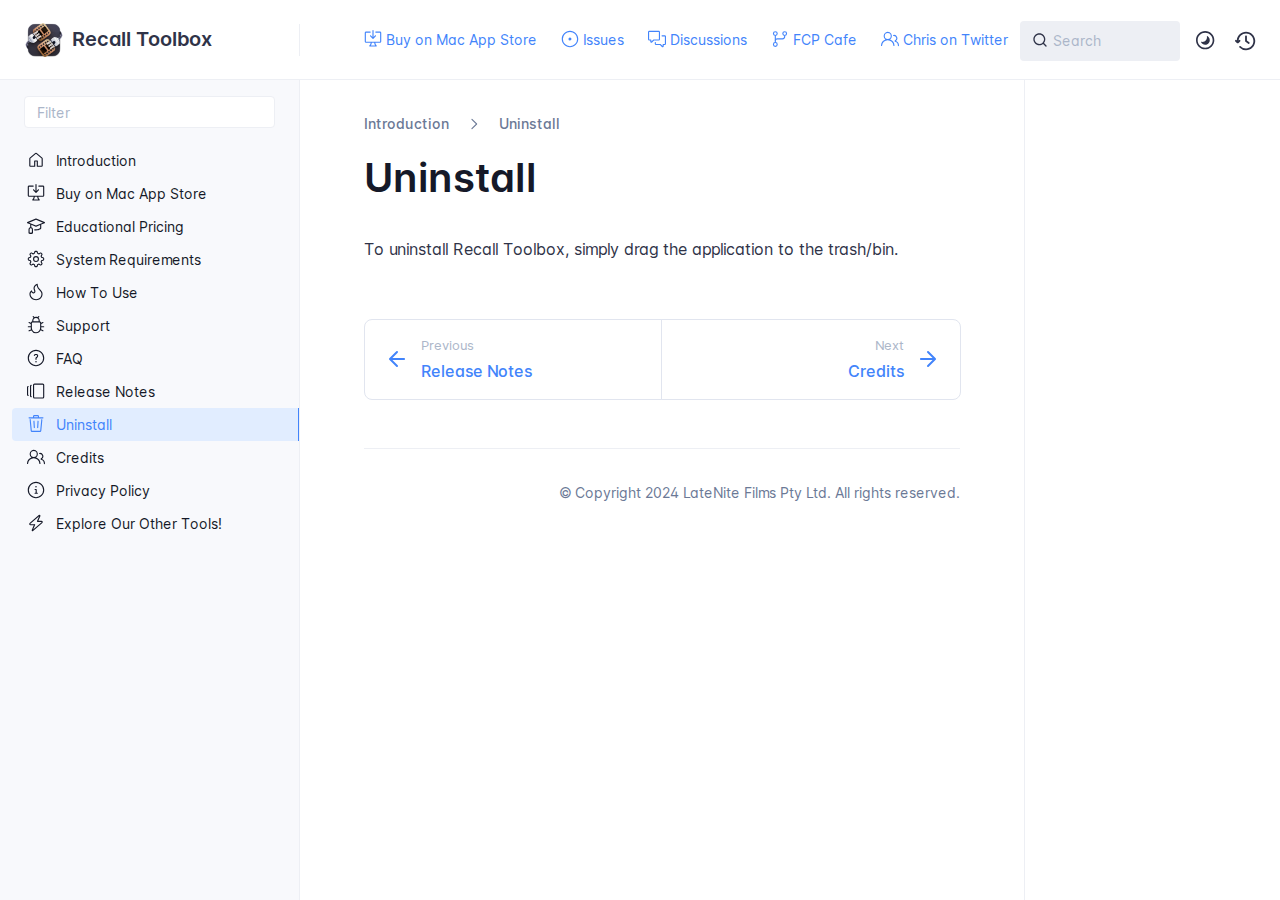
<file: uninstall/index.html>
<!DOCTYPE html>
<html lang="en" class="h-full">
<head>
    <meta charset="UTF-8">
    <meta name="viewport" content="width=device-width,initial-scale=1">
    <meta name="turbo-cache-control" content="no-cache" data-turbo-track="reload" data-track-token="3.5.0.778978451680">

    <!-- See retype.com -->
    <meta name="generator" content="Retype 3.5.0">

    <!-- Primary Meta Tags -->
    <title>Uninstall</title>
    <meta name="title" content="Uninstall">
    <meta name="description" content="To uninstall Recall Toolbox, simply drag the application to the trash/bin.">

    <!-- Canonical -->
    <link rel="canonical" href="https://recalltoolbox.io/uninstall/">

    <!-- Open Graph / Facebook -->
    <meta property="og:type" content="website">
    <meta property="og:url" content="https://recalltoolbox.io/uninstall/">
    <meta property="og:title" content="Uninstall">
    <meta property="og:description" content="To uninstall Recall Toolbox, simply drag the application to the trash/bin.">

    <!-- Twitter -->
    <meta property="twitter:card" content="summary_large_image">
    <meta property="twitter:url" content="https://recalltoolbox.io/uninstall/">
    <meta property="twitter:title" content="Uninstall">
    <meta property="twitter:description" content="To uninstall Recall Toolbox, simply drag the application to the trash/bin.">

    <script data-cfasync="false">(function () { var el = document.documentElement, m = localStorage.getItem("doc_theme"), wm = window.matchMedia; if (m === "dark" || (!m && wm && wm("(prefers-color-scheme: dark)").matches)) { el.classList.add("dark") } else { el.classList.remove("dark") } })();</script>

    <link href="../resources/css/retype.css?v=3.5.0.778978451680" rel="stylesheet">

    <script data-cfasync="false" src="../resources/js/config.js?v=3.5.0.778978451680" data-turbo-eval="false" defer></script>
    <script data-cfasync="false" src="../resources/js/retype.js?v=3.5.0" data-turbo-eval="false" defer></script>
    <script id="lunr-js" data-cfasync="false" src="../resources/js/lunr.js?v=3.5.0.778978451680" data-turbo-eval="false" defer></script>
</head>
<body>
    <div id="docs-app" class="relative text-base antialiased text-gray-700 bg-white font-body dark:bg-dark-850 dark:text-dark-300">
        <div class="absolute bottom-0 left-0 bg-gray-100 dark:bg-dark-800" style="top: 5rem; right: 50%"></div>
    
        <header id="docs-site-header" class="sticky top-0 z-30 flex w-full h-16 bg-white border-b border-gray-200 md:h-20 dark:bg-dark-850 dark:border-dark-650">
            <div class="container relative flex items-center justify-between pr-6 grow md:justify-start">
                <!-- Mobile menu button skeleton -->
                <button v-cloak class="skeleton docs-mobile-menu-button flex items-center justify-center shrink-0 overflow-hidden dark:text-white focus:outline-none rounded-full w-10 h-10 ml-3.5 md:hidden"><svg xmlns="http://www.w3.org/2000/svg" class="mb-px shrink-0" width="24" height="24" viewBox="0 0 24 24" role="presentation" style="margin-bottom: 0px;"><g fill="currentColor"><path d="M2 4h20v2H2zM2 11h20v2H2zM2 18h20v2H2z"></path></g></svg></button>
                <div v-cloak id="docs-sidebar-toggle"></div>
        
                <!-- Logo -->
                <div class="flex items-center justify-between h-full py-2 md:w-75">
                    <div class="flex items-center px-2 md:px-6">
                        <a id="docs-site-logo" href="../" class="flex items-center leading-snug text-xl">
                            <span class="w-10 mr-2 grow-0 shrink-0 overflow-hidden">
                                <img class="max-h-10 dark:hidden md:inline-block" src="../static/logo.png">
                                <img class="max-h-10 hidden dark:inline-block" src="../static/logo.png">
                            </span>
                            <span class="dark:text-white font-semibold line-clamp-1 md:line-clamp-2">Recall Toolbox</span>
                        </a>
                    </div>
        
                    <span class="hidden h-8 border-r md:inline-block dark:border-dark-650"></span>
                </div>
        
                <div class="flex justify-between md:grow">
                    <!-- Top Nav -->
                    <nav class="hidden md:flex">
                        <ul class="flex flex-col mb-4 md:pl-16 md:mb-0 md:flex-row md:items-center">
                            <li class="mr-6">
                                <a class="py-2 md:mb-0 inline-flex items-center text-sm whitespace-nowrap transition-colors duration-200 ease-linear md:text-blue-500 dark:text-blue-400 hover:text-blue-800 dark:hover:text-blue-200" href="../buy/">
                                    <svg xmlns="http://www.w3.org/2000/svg" class="mb-px mr-1" width="18" height="18" viewBox="0 0 24 24" role="presentation">
                                        <g fill="currentColor">
                                            <path d="M11.25 9.331V.75a.75.75 0 0 1 1.5 0v8.58l1.949-2.11A.75.75 0 1 1 15.8 8.237l-3.25 3.52a.75.75 0 0 1-1.102 0l-3.25-3.52A.75.75 0 1 1 9.3 7.22l1.949 2.111Z"/><path d="M2.5 3.75v11.5c0 .138.112.25.25.25h18.5a.25.25 0 0 0 .25-.25V3.75a.25.25 0 0 0-.25-.25h-5.5a.75.75 0 0 1 0-1.5h5.5c.966 0 1.75.784 1.75 1.75v11.5A1.75 1.75 0 0 1 21.25 17h-6.204c.171 1.375.805 2.652 1.769 3.757A.752.752 0 0 1 16.25 22h-8.5a.75.75 0 0 1-.566-1.243c.965-1.105 1.599-2.382 1.77-3.757H2.75A1.75 1.75 0 0 1 1 15.25V3.75C1 2.784 1.784 2 2.75 2h5.5a.75.75 0 0 1 0 1.5h-5.5a.25.25 0 0 0-.25.25ZM10.463 17c-.126 1.266-.564 2.445-1.223 3.5h5.52c-.66-1.055-1.098-2.234-1.223-3.5Z"/>
                                        </g>
                                    </svg>
                                    <span>Buy on Mac App Store</span>
                                </a>
                            </li>
                            <li class="mr-6">
                                <a class="py-2 md:mb-0 inline-flex items-center text-sm whitespace-nowrap transition-colors duration-200 ease-linear md:text-blue-500 dark:text-blue-400 hover:text-blue-800 dark:hover:text-blue-200" href="https://github.com/latenitefilms/recalltoolbox/issues" target="_blank">
                                    <svg xmlns="http://www.w3.org/2000/svg" class="mb-px mr-1" width="18" height="18" viewBox="0 0 24 24" role="presentation">
                                        <g fill="currentColor">
                                            <path d="M12 1c6.075 0 11 4.925 11 11s-4.925 11-11 11S1 18.075 1 12 5.925 1 12 1ZM2.5 12a9.5 9.5 0 0 0 9.5 9.5 9.5 9.5 0 0 0 9.5-9.5A9.5 9.5 0 0 0 12 2.5 9.5 9.5 0 0 0 2.5 12Zm9.5 2a2 2 0 1 1-.001-3.999A2 2 0 0 1 12 14Z"/>
                                        </g>
                                    </svg>
                                    <span>Issues</span>
                                </a>
                            </li>
                            <li class="mr-6">
                                <a class="py-2 md:mb-0 inline-flex items-center text-sm whitespace-nowrap transition-colors duration-200 ease-linear md:text-blue-500 dark:text-blue-400 hover:text-blue-800 dark:hover:text-blue-200" href="https://github.com/latenitefilms/recalltoolbox/discussions" target="_blank">
                                    <svg xmlns="http://www.w3.org/2000/svg" class="mb-px mr-1" width="18" height="18" viewBox="0 0 24 24" role="presentation">
                                        <g fill="currentColor">
                                            <path d="M1.75 1h12.5c.966 0 1.75.784 1.75 1.75v9.5A1.75 1.75 0 0 1 14.25 14H8.061l-2.574 2.573A1.458 1.458 0 0 1 3 15.543V14H1.75A1.75 1.75 0 0 1 0 12.25v-9.5C0 1.784.784 1 1.75 1ZM1.5 2.75v9.5c0 .138.112.25.25.25h2a.75.75 0 0 1 .75.75v2.19l2.72-2.72a.749.749 0 0 1 .53-.22h6.5a.25.25 0 0 0 .25-.25v-9.5a.25.25 0 0 0-.25-.25H1.75a.25.25 0 0 0-.25.25Z"/><path d="M22.5 8.75a.25.25 0 0 0-.25-.25h-3.5a.75.75 0 0 1 0-1.5h3.5c.966 0 1.75.784 1.75 1.75v9.5A1.75 1.75 0 0 1 22.25 20H21v1.543a1.457 1.457 0 0 1-2.487 1.03L15.939 20H10.75A1.75 1.75 0 0 1 9 18.25v-1.465a.75.75 0 0 1 1.5 0v1.465c0 .138.112.25.25.25h5.5a.75.75 0 0 1 .53.22l2.72 2.72v-2.19a.75.75 0 0 1 .75-.75h2a.25.25 0 0 0 .25-.25v-9.5Z"/>
                                        </g>
                                    </svg>
                                    <span>Discussions</span>
                                </a>
                            </li>
                            <li class="mr-6">
                                <a class="py-2 md:mb-0 inline-flex items-center text-sm whitespace-nowrap transition-colors duration-200 ease-linear md:text-blue-500 dark:text-blue-400 hover:text-blue-800 dark:hover:text-blue-200" href="https://fcp.cafe" target="_blank">
                                    <svg xmlns="http://www.w3.org/2000/svg" class="mb-px mr-1" width="18" height="18" viewBox="0 0 24 24" role="presentation">
                                        <g fill="currentColor">
                                            <path d="M15 4.75a3.25 3.25 0 1 1 6.5 0 3.25 3.25 0 0 1-6.5 0ZM2.5 19.25a3.25 3.25 0 1 1 6.5 0 3.25 3.25 0 0 1-6.5 0Zm0-14.5a3.25 3.25 0 1 1 6.5 0 3.25 3.25 0 0 1-6.5 0ZM5.75 6.5a1.75 1.75 0 1 0-.001-3.501A1.75 1.75 0 0 0 5.75 6.5Zm0 14.5a1.75 1.75 0 1 0-.001-3.501A1.75 1.75 0 0 0 5.75 21Zm12.5-14.5a1.75 1.75 0 1 0-.001-3.501A1.75 1.75 0 0 0 18.25 6.5Z"/><path d="M5.75 16.75A.75.75 0 0 1 5 16V8a.75.75 0 0 1 1.5 0v8a.75.75 0 0 1-.75.75Z"/><path d="M17.5 8.75v-1H19v1a3.75 3.75 0 0 1-3.75 3.75h-7a1.75 1.75 0 0 0-1.75 1.75H5A3.25 3.25 0 0 1 8.25 11h7a2.25 2.25 0 0 0 2.25-2.25Z"/>
                                        </g>
                                    </svg>
                                    <span>FCP Cafe</span>
                                </a>
                            </li>
                            <li class="mr-6">
                                <a class="py-2 md:mb-0 inline-flex items-center text-sm whitespace-nowrap transition-colors duration-200 ease-linear md:text-blue-500 dark:text-blue-400 hover:text-blue-800 dark:hover:text-blue-200" href="https://twitter.com/chrisatlatenite" target="_blank">
                                    <svg xmlns="http://www.w3.org/2000/svg" class="mb-px mr-1" width="18" height="18" viewBox="0 0 24 24" role="presentation">
                                        <g fill="currentColor">
                                            <path d="M3.5 8a5.5 5.5 0 1 1 8.596 4.547 9.005 9.005 0 0 1 5.9 8.18.751.751 0 0 1-1.5.045 7.5 7.5 0 0 0-14.993 0 .75.75 0 0 1-1.499-.044 9.005 9.005 0 0 1 5.9-8.181A5.496 5.496 0 0 1 3.5 8ZM9 4a4 4 0 1 0 0 8 4 4 0 0 0 0-8Zm8.29 4c-.148 0-.292.01-.434.03a.75.75 0 1 1-.212-1.484 4.53 4.53 0 0 1 3.38 8.097 6.69 6.69 0 0 1 3.956 6.107.75.75 0 0 1-1.5 0 5.193 5.193 0 0 0-3.696-4.972l-.534-.16v-1.676l.41-.209A3.03 3.03 0 0 0 17.29 8Z"/>
                                        </g>
                                    </svg>
                                    <span>Chris on Twitter</span>
                                </a>
                            </li>
                            <li class="mr-6">
                                <a class="py-2 md:mb-0 inline-flex items-center text-sm whitespace-nowrap transition-colors duration-200 ease-linear md:text-blue-500 dark:text-blue-400 hover:text-blue-800 dark:hover:text-blue-200" href="https://latenitefilms.com" target="_blank">
                                    <svg xmlns="http://www.w3.org/2000/svg" class="mb-px mr-1" width="18" height="18" viewBox="0 0 24 24" role="presentation">
                                        <g fill="currentColor">
                                            <path d="M12 2.5c-3.81 0-6.5 2.743-6.5 6.119 0 1.536.632 2.572 1.425 3.56.172.215.347.422.527.635l.096.112c.21.25.427.508.63.774.404.531.783 1.128.995 1.834a.75.75 0 0 1-1.436.432c-.138-.46-.397-.89-.753-1.357a18.111 18.111 0 0 0-.582-.714l-.092-.11c-.18-.212-.37-.436-.555-.667C4.87 12.016 4 10.651 4 8.618 4 4.363 7.415 1 12 1s8 3.362 8 7.619c0 2.032-.87 3.397-1.755 4.5-.185.23-.375.454-.555.667l-.092.109c-.21.248-.405.481-.582.714-.356.467-.615.898-.753 1.357a.751.751 0 0 1-1.437-.432c.213-.706.592-1.303.997-1.834.202-.266.419-.524.63-.774l.095-.112c.18-.213.355-.42.527-.634.793-.99 1.425-2.025 1.425-3.561C18.5 5.243 15.81 2.5 12 2.5ZM8.75 18h6.5a.75.75 0 0 1 0 1.5h-6.5a.75.75 0 0 1 0-1.5Zm.75 3.75a.75.75 0 0 1 .75-.75h3.5a.75.75 0 0 1 0 1.5h-3.5a.75.75 0 0 1-.75-.75Z"/>
                                        </g>
                                    </svg>
                                    <span>LateNite</span>
                                </a>
                            </li>
        
                        </ul>
                    </nav>
        
                    <!-- Header Right Skeleton -->
                    <div v-cloak class="flex justify-end grow skeleton">
        
                        <!-- Search input mock -->
                        <div class="relative hidden w-40 lg:block lg:max-w-sm lg:ml-auto">
                            <div class="absolute flex items-center justify-center h-full pl-3 dark:text-dark-300">
                                <svg xmlns="http://www.w3.org/2000/svg" class="icon-base" width="16" height="16" viewBox="0 0 24 24" aria-labelledby="icon" role="presentation" style="margin-bottom: 1px;"><g fill="currentColor" ><path d="M21.71 20.29l-3.68-3.68A8.963 8.963 0 0020 11c0-4.96-4.04-9-9-9s-9 4.04-9 9 4.04 9 9 9c2.12 0 4.07-.74 5.61-1.97l3.68 3.68c.2.19.45.29.71.29s.51-.1.71-.29c.39-.39.39-1.03 0-1.42zM4 11c0-3.86 3.14-7 7-7s7 3.14 7 7c0 1.92-.78 3.66-2.04 4.93-.01.01-.02.01-.02.01-.01.01-.01.01-.01.02A6.98 6.98 0 0111 18c-3.86 0-7-3.14-7-7z" ></path></g></svg>
                            </div>
                            <input class="w-full h-10 placeholder-gray-400 transition-colors duration-200 ease-in bg-gray-200 border border-transparent rounded md:text-sm hover:bg-white hover:border-gray-300 focus:outline-none focus:bg-white focus:border-gray-500 dark:bg-dark-600 dark:border-dark-600 dark:placeholder-dark-400" style="padding: 0.625rem 0.75rem 0.625rem 2rem" type="text" placeholder="Search">
                        </div>
        
                        <!-- Mobile search button -->
                        <div class="flex items-center justify-center w-10 h-10 lg:hidden">
                            <svg xmlns="http://www.w3.org/2000/svg" class="shrink-0 icon-base" width="20" height="20" viewBox="0 0 24 24" aria-labelledby="icon" role="presentation" style="margin-bottom: 0px;"><g fill="currentColor" ><path d="M21.71 20.29l-3.68-3.68A8.963 8.963 0 0020 11c0-4.96-4.04-9-9-9s-9 4.04-9 9 4.04 9 9 9c2.12 0 4.07-.74 5.61-1.97l3.68 3.68c.2.19.45.29.71.29s.51-.1.71-.29c.39-.39.39-1.03 0-1.42zM4 11c0-3.86 3.14-7 7-7s7 3.14 7 7c0 1.92-.78 3.66-2.04 4.93-.01.01-.02.01-.02.01-.01.01-.01.01-.01.02A6.98 6.98 0 0111 18c-3.86 0-7-3.14-7-7z" ></path></g></svg>
                        </div>
        
                        <!-- Dark mode switch placeholder -->
                        <div class="w-10 h-10 lg:ml-2"></div>
        
                        <!-- History button -->
                        <div class="flex items-center justify-center w-10 h-10" style="margin-right: -0.625rem;">
                            <svg xmlns="http://www.w3.org/2000/svg" class="shrink-0 icon-base" width="22" height="22" viewBox="0 0 24 24" aria-labelledby="icon" role="presentation" style="margin-bottom: 0px;"><g fill="currentColor" ><g ><path d="M12.01 6.01c-.55 0-1 .45-1 1V12a1 1 0 00.4.8l3 2.22a.985.985 0 001.39-.2.996.996 0 00-.21-1.4l-2.6-1.92V7.01c.02-.55-.43-1-.98-1z"></path><path d="M12.01 1.91c-5.33 0-9.69 4.16-10.05 9.4l-.29-.26a.997.997 0 10-1.34 1.48l1.97 1.79c.19.17.43.26.67.26s.48-.09.67-.26l1.97-1.79a.997.997 0 10-1.34-1.48l-.31.28c.34-4.14 3.82-7.41 8.05-7.41 4.46 0 8.08 3.63 8.08 8.09s-3.63 8.08-8.08 8.08c-2.18 0-4.22-.85-5.75-2.4a.996.996 0 10-1.42 1.4 10.02 10.02 0 007.17 2.99c5.56 0 10.08-4.52 10.08-10.08.01-5.56-4.52-10.09-10.08-10.09z"></path></g></g></svg>
                        </div>
                    </div>
        
                    <div v-cloak class="flex justify-end grow">
                        <div id="docs-mobile-search-button"></div>
                        <doc-search-desktop></doc-search-desktop>
        
                        <doc-theme-switch class="lg:ml-2"></doc-theme-switch>
                        <doc-history></doc-history>
                    </div>
                </div>
            </div>
        </header>
    
        <div class="container relative flex bg-white">
            <!-- Sidebar Skeleton -->
            <div v-cloak class="fixed flex flex-col shrink-0 duration-300 ease-in-out bg-gray-100 border-gray-200 sidebar top-20 w-75 border-r h-screen md:sticky transition-transform skeleton dark:bg-dark-800 dark:border-dark-650">
            
                <!-- Render this div, if config.showSidebarFilter is `true` -->
                <div class="flex items-center h-16 px-6">
                    <input class="w-full h-8 px-3 py-2 transition-colors duration-200 ease-linear bg-white border border-gray-200 rounded shadow-none text-sm focus:outline-none focus:border-gray-600 dark:bg-dark-600 dark:border-dark-600" type="text" placeholder="Filter">
                </div>
            
                <div class="pl-6 mt-1 mb-4">
                    <div class="w-32 h-3 mb-4 bg-gray-200 rounded-full loading dark:bg-dark-600"></div>
                    <div class="w-48 h-3 mb-4 bg-gray-200 rounded-full loading dark:bg-dark-600"></div>
                    <div class="w-40 h-3 mb-4 bg-gray-200 rounded-full loading dark:bg-dark-600"></div>
                    <div class="w-32 h-3 mb-4 bg-gray-200 rounded-full loading dark:bg-dark-600"></div>
                    <div class="w-48 h-3 mb-4 bg-gray-200 rounded-full loading dark:bg-dark-600"></div>
                    <div class="w-40 h-3 mb-4 bg-gray-200 rounded-full loading dark:bg-dark-600"></div>
                </div>
            
            </div>
            
            <!-- Sidebar component -->
            <doc-sidebar v-cloak>
                <template #sidebar-footer>
                    <div class="shrink-0 mt-auto border-t md:bg-transparent md:border-none dark:border-dark-650">
            
                        <div class="py-3 px-6 md:hidden border-b dark:border-dark-650">
                            <nav>
                                <ul class="flex flex-wrap justify-center items-center">
                                    <li class="mr-6">
                                        <a class="block py-1 inline-flex items-center text-sm whitespace-nowrap transition-colors duration-200 ease-linear md:text-blue-500 dark:text-blue-400 hover:text-blue-800 dark:hover:text-blue-200" href="../buy/">
                                            <svg xmlns="http://www.w3.org/2000/svg" class="mb-px mr-1" width="18" height="18" viewBox="0 0 24 24" role="presentation">
                                                <g fill="currentColor">
                                                    <path d="M11.25 9.331V.75a.75.75 0 0 1 1.5 0v8.58l1.949-2.11A.75.75 0 1 1 15.8 8.237l-3.25 3.52a.75.75 0 0 1-1.102 0l-3.25-3.52A.75.75 0 1 1 9.3 7.22l1.949 2.111Z"/><path d="M2.5 3.75v11.5c0 .138.112.25.25.25h18.5a.25.25 0 0 0 .25-.25V3.75a.25.25 0 0 0-.25-.25h-5.5a.75.75 0 0 1 0-1.5h5.5c.966 0 1.75.784 1.75 1.75v11.5A1.75 1.75 0 0 1 21.25 17h-6.204c.171 1.375.805 2.652 1.769 3.757A.752.752 0 0 1 16.25 22h-8.5a.75.75 0 0 1-.566-1.243c.965-1.105 1.599-2.382 1.77-3.757H2.75A1.75 1.75 0 0 1 1 15.25V3.75C1 2.784 1.784 2 2.75 2h5.5a.75.75 0 0 1 0 1.5h-5.5a.25.25 0 0 0-.25.25ZM10.463 17c-.126 1.266-.564 2.445-1.223 3.5h5.52c-.66-1.055-1.098-2.234-1.223-3.5Z"/>
                                                </g>
                                            </svg>
                                            <span>Buy on Mac App Store</span>
                                        </a>
                                    </li>
                                    <li class="mr-6">
                                        <a class="block py-1 inline-flex items-center text-sm whitespace-nowrap transition-colors duration-200 ease-linear md:text-blue-500 dark:text-blue-400 hover:text-blue-800 dark:hover:text-blue-200" href="https://github.com/latenitefilms/recalltoolbox/issues" target="_blank">
                                            <svg xmlns="http://www.w3.org/2000/svg" class="mb-px mr-1" width="18" height="18" viewBox="0 0 24 24" role="presentation">
                                                <g fill="currentColor">
                                                    <path d="M12 1c6.075 0 11 4.925 11 11s-4.925 11-11 11S1 18.075 1 12 5.925 1 12 1ZM2.5 12a9.5 9.5 0 0 0 9.5 9.5 9.5 9.5 0 0 0 9.5-9.5A9.5 9.5 0 0 0 12 2.5 9.5 9.5 0 0 0 2.5 12Zm9.5 2a2 2 0 1 1-.001-3.999A2 2 0 0 1 12 14Z"/>
                                                </g>
                                            </svg>
                                            <span>Issues</span>
                                        </a>
                                    </li>
                                    <li class="mr-6">
                                        <a class="block py-1 inline-flex items-center text-sm whitespace-nowrap transition-colors duration-200 ease-linear md:text-blue-500 dark:text-blue-400 hover:text-blue-800 dark:hover:text-blue-200" href="https://github.com/latenitefilms/recalltoolbox/discussions" target="_blank">
                                            <svg xmlns="http://www.w3.org/2000/svg" class="mb-px mr-1" width="18" height="18" viewBox="0 0 24 24" role="presentation">
                                                <g fill="currentColor">
                                                    <path d="M1.75 1h12.5c.966 0 1.75.784 1.75 1.75v9.5A1.75 1.75 0 0 1 14.25 14H8.061l-2.574 2.573A1.458 1.458 0 0 1 3 15.543V14H1.75A1.75 1.75 0 0 1 0 12.25v-9.5C0 1.784.784 1 1.75 1ZM1.5 2.75v9.5c0 .138.112.25.25.25h2a.75.75 0 0 1 .75.75v2.19l2.72-2.72a.749.749 0 0 1 .53-.22h6.5a.25.25 0 0 0 .25-.25v-9.5a.25.25 0 0 0-.25-.25H1.75a.25.25 0 0 0-.25.25Z"/><path d="M22.5 8.75a.25.25 0 0 0-.25-.25h-3.5a.75.75 0 0 1 0-1.5h3.5c.966 0 1.75.784 1.75 1.75v9.5A1.75 1.75 0 0 1 22.25 20H21v1.543a1.457 1.457 0 0 1-2.487 1.03L15.939 20H10.75A1.75 1.75 0 0 1 9 18.25v-1.465a.75.75 0 0 1 1.5 0v1.465c0 .138.112.25.25.25h5.5a.75.75 0 0 1 .53.22l2.72 2.72v-2.19a.75.75 0 0 1 .75-.75h2a.25.25 0 0 0 .25-.25v-9.5Z"/>
                                                </g>
                                            </svg>
                                            <span>Discussions</span>
                                        </a>
                                    </li>
                                    <li class="mr-6">
                                        <a class="block py-1 inline-flex items-center text-sm whitespace-nowrap transition-colors duration-200 ease-linear md:text-blue-500 dark:text-blue-400 hover:text-blue-800 dark:hover:text-blue-200" href="https://fcp.cafe" target="_blank">
                                            <svg xmlns="http://www.w3.org/2000/svg" class="mb-px mr-1" width="18" height="18" viewBox="0 0 24 24" role="presentation">
                                                <g fill="currentColor">
                                                    <path d="M15 4.75a3.25 3.25 0 1 1 6.5 0 3.25 3.25 0 0 1-6.5 0ZM2.5 19.25a3.25 3.25 0 1 1 6.5 0 3.25 3.25 0 0 1-6.5 0Zm0-14.5a3.25 3.25 0 1 1 6.5 0 3.25 3.25 0 0 1-6.5 0ZM5.75 6.5a1.75 1.75 0 1 0-.001-3.501A1.75 1.75 0 0 0 5.75 6.5Zm0 14.5a1.75 1.75 0 1 0-.001-3.501A1.75 1.75 0 0 0 5.75 21Zm12.5-14.5a1.75 1.75 0 1 0-.001-3.501A1.75 1.75 0 0 0 18.25 6.5Z"/><path d="M5.75 16.75A.75.75 0 0 1 5 16V8a.75.75 0 0 1 1.5 0v8a.75.75 0 0 1-.75.75Z"/><path d="M17.5 8.75v-1H19v1a3.75 3.75 0 0 1-3.75 3.75h-7a1.75 1.75 0 0 0-1.75 1.75H5A3.25 3.25 0 0 1 8.25 11h7a2.25 2.25 0 0 0 2.25-2.25Z"/>
                                                </g>
                                            </svg>
                                            <span>FCP Cafe</span>
                                        </a>
                                    </li>
                                    <li class="mr-6">
                                        <a class="block py-1 inline-flex items-center text-sm whitespace-nowrap transition-colors duration-200 ease-linear md:text-blue-500 dark:text-blue-400 hover:text-blue-800 dark:hover:text-blue-200" href="https://twitter.com/chrisatlatenite" target="_blank">
                                            <svg xmlns="http://www.w3.org/2000/svg" class="mb-px mr-1" width="18" height="18" viewBox="0 0 24 24" role="presentation">
                                                <g fill="currentColor">
                                                    <path d="M3.5 8a5.5 5.5 0 1 1 8.596 4.547 9.005 9.005 0 0 1 5.9 8.18.751.751 0 0 1-1.5.045 7.5 7.5 0 0 0-14.993 0 .75.75 0 0 1-1.499-.044 9.005 9.005 0 0 1 5.9-8.181A5.496 5.496 0 0 1 3.5 8ZM9 4a4 4 0 1 0 0 8 4 4 0 0 0 0-8Zm8.29 4c-.148 0-.292.01-.434.03a.75.75 0 1 1-.212-1.484 4.53 4.53 0 0 1 3.38 8.097 6.69 6.69 0 0 1 3.956 6.107.75.75 0 0 1-1.5 0 5.193 5.193 0 0 0-3.696-4.972l-.534-.16v-1.676l.41-.209A3.03 3.03 0 0 0 17.29 8Z"/>
                                                </g>
                                            </svg>
                                            <span>Chris on Twitter</span>
                                        </a>
                                    </li>
                                    <li class="mr-6">
                                        <a class="block py-1 inline-flex items-center text-sm whitespace-nowrap transition-colors duration-200 ease-linear md:text-blue-500 dark:text-blue-400 hover:text-blue-800 dark:hover:text-blue-200" href="https://latenitefilms.com" target="_blank">
                                            <svg xmlns="http://www.w3.org/2000/svg" class="mb-px mr-1" width="18" height="18" viewBox="0 0 24 24" role="presentation">
                                                <g fill="currentColor">
                                                    <path d="M12 2.5c-3.81 0-6.5 2.743-6.5 6.119 0 1.536.632 2.572 1.425 3.56.172.215.347.422.527.635l.096.112c.21.25.427.508.63.774.404.531.783 1.128.995 1.834a.75.75 0 0 1-1.436.432c-.138-.46-.397-.89-.753-1.357a18.111 18.111 0 0 0-.582-.714l-.092-.11c-.18-.212-.37-.436-.555-.667C4.87 12.016 4 10.651 4 8.618 4 4.363 7.415 1 12 1s8 3.362 8 7.619c0 2.032-.87 3.397-1.755 4.5-.185.23-.375.454-.555.667l-.092.109c-.21.248-.405.481-.582.714-.356.467-.615.898-.753 1.357a.751.751 0 0 1-1.437-.432c.213-.706.592-1.303.997-1.834.202-.266.419-.524.63-.774l.095-.112c.18-.213.355-.42.527-.634.793-.99 1.425-2.025 1.425-3.561C18.5 5.243 15.81 2.5 12 2.5ZM8.75 18h6.5a.75.75 0 0 1 0 1.5h-6.5a.75.75 0 0 1 0-1.5Zm.75 3.75a.75.75 0 0 1 .75-.75h3.5a.75.75 0 0 1 0 1.5h-3.5a.75.75 0 0 1-.75-.75Z"/>
                                                </g>
                                            </svg>
                                            <span>LateNite</span>
                                        </a>
                                    </li>
            
                                </ul>
                            </nav>
                        </div>
                    </div>
                </template>
            </doc-sidebar>
    
            <div class="grow min-w-0 dark:bg-dark-850">
                <!-- Render "toolbar" template here on api pages --><!-- Render page content -->
                <div class="flex">
                    <div class="min-w-0 p-4 grow md:px-16">
                        <main class="relative pb-12 lg:pt-2">
                            <div class="docs-markdown" id="docs-content">
                                <!-- Rendered if sidebar right is enabled -->
                                <div id="docs-sidebar-right-toggle"></div>
                                <nav class="breadcrumb" aria-label="Breadcrumb">
                                    <ol role="list">
                                        <li class="pr-4">
                                            <a href="../" class="pr-4">
                                                Introduction
                                            </a>
                                            <svg xmlns="http://www.w3.org/2000/svg" fill="currentColor" width="18" height="18" viewBox="0 0 24 24" aria-hidden="true">
                                                <path d="M8.72 18.78a.75.75 0 0 1 0-1.06L14.44 12 8.72 6.28a.751.751 0 0 1 .018-1.042.751.751 0 0 1 1.042-.018l6.25 6.25a.75.75 0 0 1 0 1.06l-6.25 6.25a.75.75 0 0 1-1.06 0Z"/>
                                            </svg>
                                        </li>
                                        <li class="pr-4">
                                            <a href="../uninstall/" class="pr-4">
                                                Uninstall
                                            </a>
                                        </li>
                                    </ol>
                                </nav>
                
                                <!-- Page content  -->
<doc-anchor-target id="uninstall" class="break-words">
    <h1>
        <doc-anchor-trigger class="header-anchor-trigger" to="#uninstall">#</doc-anchor-trigger>
        <span>Uninstall</span>
    </h1>
</doc-anchor-target>
<p>To uninstall Recall Toolbox, simply drag the application to the trash/bin.</p>

                                
                                <!-- Required only on API pages -->
                                <doc-toolbar-member-filter-no-results></doc-toolbar-member-filter-no-results>
                            </div>
                            <footer class="clear-both">
                            
                                <nav class="flex mt-14">
                                    <div class="w-1/2">
                                        <a class="px-5 py-4 h-full flex items-center break-normal font-medium text-blue-500 dark:text-blue-400 border border-gray-300 hover:border-gray-400 dark:border-dark-650 dark:hover:border-dark-450 rounded-l-lg transition-colors duration-150 relative hover:z-5" href="../release-notes/">
                                            <svg xmlns="http://www.w3.org/2000/svg" class="mr-3" width="24" height="24" viewBox="0 0 24 24" fill="currentColor" overflow="visible"><path d="M19 11H7.41l5.29-5.29a.996.996 0 10-1.41-1.41l-7 7a1 1 0 000 1.42l7 7a1.024 1.024 0 001.42-.01.996.996 0 000-1.41L7.41 13H19c.55 0 1-.45 1-1s-.45-1-1-1z" /><path fill="none" d="M0 0h24v24H0z" /></svg>
                                            <span>
                                                <span class="block text-xs font-normal text-gray-400 dark:text-dark-400">Previous</span>
                                                <span class="block mt-1">Release Notes</span>
                                            </span>
                                        </a>
                                    </div>
                            
                                    <div class="w-1/2">
                                        <a class="px-5 py-4 -mx-px h-full flex items-center justify-end break-normal font-medium text-blue-500 dark:text-blue-400 border border-gray-300 hover:border-gray-400 dark:border-dark-650 dark:hover:border-dark-450 rounded-r-lg transition-colors duration-150 relative hover:z-5" href="../credits/">
                                            <span>
                                                <span class="block text-xs font-normal text-right text-gray-400 dark:text-dark-400">Next</span>
                                                <span class="block mt-1">Credits</span>
                                            </span>
                                            <svg xmlns="http://www.w3.org/2000/svg" class="ml-3" width="24" height="24" viewBox="0 0 24 24" fill="currentColor" overflow="visible"><path d="M19.92 12.38a1 1 0 00-.22-1.09l-7-7a.996.996 0 10-1.41 1.41l5.3 5.3H5c-.55 0-1 .45-1 1s.45 1 1 1h11.59l-5.29 5.29a.996.996 0 000 1.41c.19.2.44.3.7.3s.51-.1.71-.29l7-7c.09-.09.16-.21.21-.33z" /><path fill="none" d="M0 0h24v24H0z" /></svg>
                                        </a>
                                    </div>
                                </nav>
                            </footer>
                        </main>
                
                        <div class="border-t dark:border-dark-650 pt-6 mb-8">
                            <footer class="flex flex-wrap items-center justify-between">
                                <div>
                                    <ul class="flex flex-wrap items-center text-sm">
                                    </ul>
                                </div>
                                <div class="docs-copyright py-2 text-gray-500 dark:text-dark-350 text-sm leading-relaxed"><p>© Copyright 2024 LateNite Films Pty Ltd. All rights reserved.</p></div>
                            </footer>
                        </div>
                    </div>
                
                    <!-- Rendered if sidebar right is enabled -->
                    <!-- Sidebar right skeleton-->
                    <div v-cloak class="fixed top-0 bottom-0 right-0 translate-x-full bg-white border-gray-200 lg:sticky lg:border-l lg:shrink-0 lg:pt-6 lg:transform-none sm:w-1/2 lg:w-64 lg:z-0 md:w-104 sidebar-right skeleton dark:bg-dark-850 dark:border-dark-650">
                        <div class="pl-5">
                            <div class="w-32 h-3 mb-4 bg-gray-200 dark:bg-dark-600 rounded-full loading"></div>
                            <div class="w-48 h-3 mb-4 bg-gray-200 dark:bg-dark-600 rounded-full loading"></div>
                            <div class="w-40 h-3 mb-4 bg-gray-200 dark:bg-dark-600 rounded-full loading"></div>
                        </div>
                    </div>
                
                    <!-- User should be able to hide sidebar right -->
                    <doc-sidebar-right v-cloak></doc-sidebar-right>
                </div>

            </div>
        </div>
    
        <doc-search-mobile></doc-search-mobile>
        <doc-back-to-top></doc-back-to-top>
    </div>


    <div id="docs-overlay-target"></div>

    <script data-cfasync="false">window.__DOCS__ = { "title": "Uninstall", level: 1, icon: "file", hasPrism: false, hasMermaid: false, hasMath: false, tocDepth: 23 }</script>
</body>
</html>
</file>
